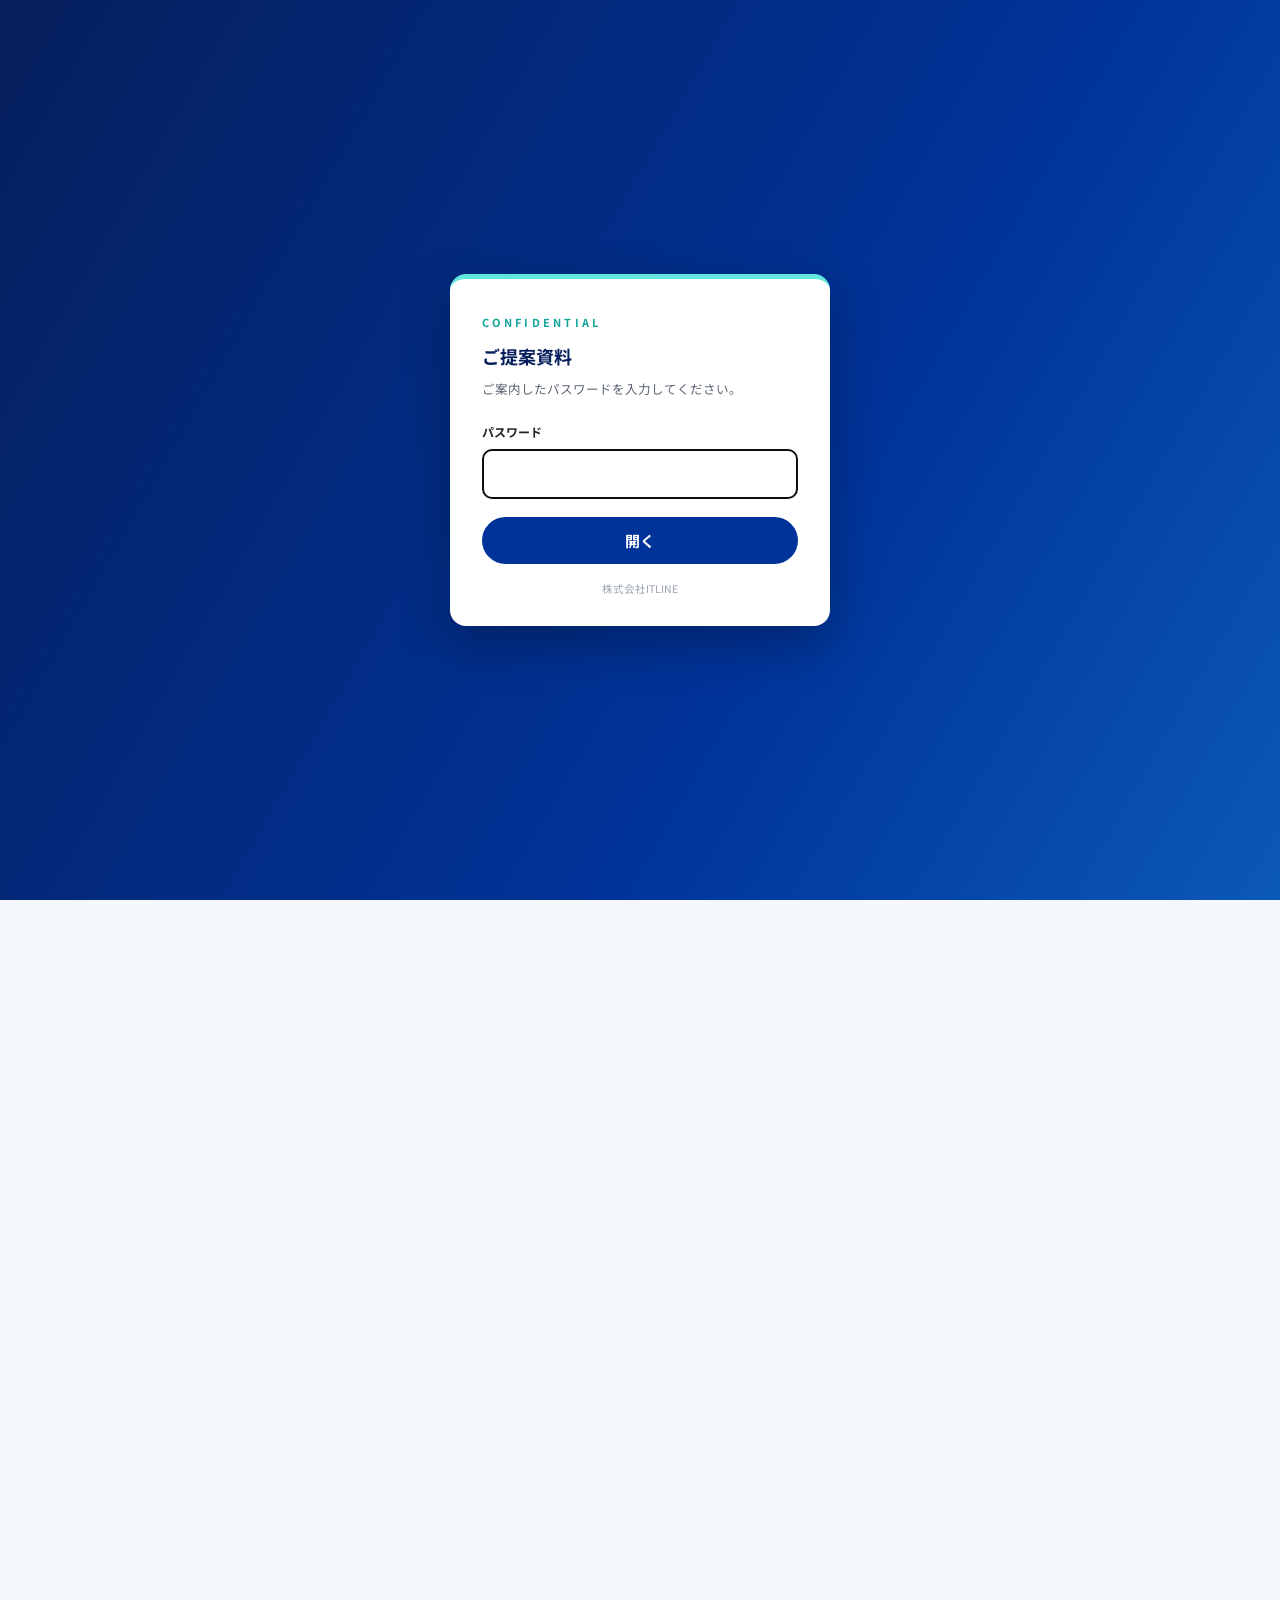
<file: index.html>
<!DOCTYPE html>
<html lang="ja">
<head>
<meta charset="UTF-8">
<!-- ITLINE-GATE:BEGIN -->
<script>(function(){
  var H='806a9a7295577b2c24327f92393ec7fa1c0b36e0c2b4920e9fe61944fb394042',K='itlineGate:'+H.slice(0,16),S='itline-proposal-gate:';
  try{ if(localStorage.getItem(K)===H) return; }catch(e){}
  document.write('<style id="__gs">html{visibility:hidden!important}#__gate,#__gate *{visibility:visible!important}</style>');
  function hex(b){return Array.prototype.map.call(new Uint8Array(b),function(x){return ('0'+x.toString(16)).slice(-2)}).join('')}
  function build(){
    var w=document.createElement('div'); w.id='__gate';
    w.setAttribute('style','position:fixed;inset:0;z-index:2147483647;background:linear-gradient(120deg,#061f5c,#003399 62%,#0b59b8);display:flex;align-items:center;justify-content:center;padding:20px;font-family:"Noto Sans JP","Yu Gothic UI","Hiragino Kaku Gothic ProN",sans-serif');
    w.innerHTML='<form id="__gf" style="background:#fff;border-radius:16px;box-shadow:0 18px 50px rgba(0,0,0,.28);padding:34px 32px 28px;width:100%;max-width:380px;box-sizing:border-box;border-top:5px solid #63e6de">'
      +'<div style="font-size:11px;font-weight:700;letter-spacing:.3em;color:#12a59c">CONFIDENTIAL</div>'
      +'<div style="font-size:18px;font-weight:700;margin:10px 0 6px;color:#061f5c;line-height:1.6">ご提案資料</div>'
      +'<p style="font-size:12.5px;line-height:1.9;color:#5b6472;margin:0 0 20px">ご案内したパスワードを入力してください。</p>'
      +'<label for="__gp" style="display:block;font-size:12px;font-weight:700;color:#222;margin-bottom:6px">パスワード</label>'
      +'<input id="__gp" type="password" autocomplete="current-password" style="width:100%;box-sizing:border-box;font-size:16px;padding:12px 13px;border:1px solid #cfd6e2;border-radius:9px;font-family:inherit">'
      +'<p id="__ge" style="display:none;font-size:12px;color:#c0392b;font-weight:700;margin:12px 0 0">パスワードが違います。</p>'
      +'<button type="submit" style="width:100%;margin-top:18px;background:#003399;color:#fff;border:0;border-radius:999px;font-size:15px;font-weight:700;padding:13px;cursor:pointer;font-family:inherit">開く</button>'
      +'<p style="font-size:10.5px;color:#9aa3b0;line-height:1.8;margin:16px 0 0;text-align:center">株式会社ITLINE</p>'
      +'</form>';
    document.body.appendChild(w);
    var p=document.getElementById('__gp'), e=document.getElementById('__ge'); p.focus();
    document.getElementById('__gf').addEventListener('submit',function(ev){
      ev.preventDefault();
      if(!(window.crypto&&crypto.subtle)){ e.textContent='このブラウザでは開けません。別のブラウザでお試しください。'; e.style.display='block'; return; }
      crypto.subtle.digest('SHA-256',new TextEncoder().encode(S+p.value)).then(function(b){
        if(hex(b)===H){ try{localStorage.setItem(K,H);}catch(x){} location.reload(); }
        else{ e.style.display='block'; p.value=''; p.focus(); }
      });
    });
  }
  if(document.readyState==='loading') document.addEventListener('DOMContentLoaded',build); else build();
})();</script>
<!-- ITLINE-GATE:END -->
<meta name="viewport" content="width=device-width, initial-scale=1.0">
<meta name="robots" content="noindex, nofollow">
<title>Hawaii Cosmetology Academy 様｜Webサイトリニューアル ご提案一覧｜株式会社ITLINE</title>
<link rel="preconnect" href="https://fonts.googleapis.com">
<link rel="preconnect" href="https://fonts.gstatic.com" crossorigin>
<link href="https://fonts.googleapis.com/css2?family=Noto+Sans+JP:wght@400;500;700&display=swap" rel="stylesheet">
<style>
  /* 株式会社ITLINE の提案フォーマットに合わせた配色：紺 #003399／文字 #222／ロゴのミント〜ターコイズ */
  :root{
    --navy:#003399; --navy-d:#061f5c; --ink:#222; --gray:#6b7280;
    --line:#e2e7f0; --bg:#f4f7fb; --card:#fff;
    --mint:#63e6de; --mint-d:#12a59c; --aqua:#7fd9e0; --green:#7aeec0;
  }
  *{margin:0;padding:0;box-sizing:border-box;}
  body{font-family:"Noto Sans JP","Yu Gothic Medium","Yu Gothic","Hiragino Kaku Gothic ProN",sans-serif;color:var(--ink);background:var(--bg);line-height:1.8;}
  a{text-decoration:none;color:inherit;}
  img{max-width:100%;display:block;}
  .inner{max-width:1180px;margin:0 auto;padding:0 24px;}

  header.hero{position:relative;overflow:hidden;background:linear-gradient(120deg,var(--navy-d) 0%,var(--navy) 62%,#0b59b8 100%);color:#fff;padding:34px 0 46px;}
  header.hero::before{content:"";position:absolute;right:-90px;top:-120px;width:460px;height:460px;border-radius:50%;background:radial-gradient(circle,rgba(99,230,222,.28),rgba(99,230,222,0) 68%);}
  header.hero::after{content:"";position:absolute;left:0;right:0;bottom:0;height:5px;background:linear-gradient(90deg,var(--aqua),var(--mint) 45%,var(--green));}
  .hero .inner{position:relative;z-index:1;}
  .brand{display:flex;align-items:center;justify-content:space-between;gap:16px;margin-bottom:30px;}
  .brand img{height:46px;width:auto;}
  .brand span{font-size:11.5px;letter-spacing:.14em;color:#bcd0f3;}
  .hero .en{letter-spacing:.35em;font-size:12px;font-weight:700;color:var(--mint);}
  .hero h1{font-size:30px;margin-top:10px;line-height:1.5;font-weight:700;}
  .hero p.sub{margin-top:12px;color:#cfdff5;font-size:14px;}
  .hero .meta{display:flex;gap:10px 14px;flex-wrap:wrap;margin-top:20px;font-size:12.5px;color:#e7effc;}
  .hero .meta span{background:rgba(255,255,255,.12);border:1px solid rgba(255,255,255,.14);border-radius:999px;padding:4px 16px;}

  /* まとまりの案内 */
  .guide{display:grid;grid-template-columns:repeat(2,1fr);gap:14px;margin-top:-24px;position:relative;z-index:2;}
  .guide a{background:#fff;border:1px solid var(--line);border-radius:12px;padding:14px 18px;box-shadow:0 4px 16px rgba(6,31,92,.08);display:flex;gap:12px;align-items:center;transition:.15s;}
  .guide a:hover{border-color:var(--navy);}
  .guide .no{flex:0 0 34px;height:34px;border-radius:50%;background:var(--navy);color:#fff;font-weight:700;display:flex;align-items:center;justify-content:center;}
  .guide b{display:block;color:var(--navy-d);font-size:15px;line-height:1.4;}
  .guide small{color:var(--gray);font-size:12px;line-height:1.5;display:block;}

  section{padding:46px 0 4px;}
  .sec-head{display:flex;align-items:center;gap:12px;margin-bottom:4px;}
  .sec-head .no{width:28px;height:28px;border-radius:50%;background:var(--navy);color:#fff;font-weight:700;font-size:14px;display:flex;align-items:center;justify-content:center;}
  .sec-head h2{font-size:21px;color:var(--navy-d);}
  .sec-desc{font-size:13px;color:var(--gray);margin:0 0 18px 40px;}

  .grid{display:grid;grid-template-columns:repeat(2,1fr);gap:22px;}
  .card{background:var(--card);border:1px solid var(--line);border-radius:14px;overflow:hidden;box-shadow:0 4px 16px rgba(6,31,92,.07);transition:.2s;display:flex;flex-direction:column;}
  .card:hover{transform:translateY(-4px);box-shadow:0 12px 28px rgba(6,31,92,.15);}
  .card .ph{aspect-ratio:16/10;overflow:hidden;background:#eef1f6;border-bottom:1px solid var(--line);position:relative;display:block;}
  .card .ph img{width:100%;height:100%;object-fit:cover;object-position:top center;transition:transform .6s;}
  .card:hover .ph img{transform:scale(1.03);}
  .badge{position:absolute;top:12px;left:12px;font-size:11.5px;font-weight:700;color:#fff;border-radius:4px;padding:3px 12px;background:var(--navy);letter-spacing:.04em;}
  .badge.m{background:linear-gradient(90deg,#0f9f97,#16b98a);}
  .card .tx{padding:16px 20px 18px;display:block;}
  .card h3{font-size:16px;color:var(--navy-d);line-height:1.55;}
  .card p{font-size:12.5px;color:#4b5563;margin-top:6px;line-height:1.8;}
  .card .pg{font-size:11.5px;color:var(--gray);margin-top:8px;display:block;}
  .card .go{display:inline-block;margin-top:12px;font-size:12.5px;font-weight:700;color:var(--navy);}
  .card .go::after{content:" →";}

  .note{background:#f0fbfa;border:1px solid #bfe9e5;border-radius:12px;padding:14px 20px;font-size:12.5px;margin-top:26px;color:#1f5c58;line-height:1.9;}
  footer{margin:52px 0 0;padding:22px 0 30px;border-top:1px solid var(--line);color:#9aa3b0;font-size:11.5px;}
  footer .inner{display:flex;justify-content:space-between;flex-wrap:wrap;gap:8px;}

  @media(max-width:760px){
    .grid,.guide{grid-template-columns:1fr;}
    .hero h1{font-size:21px;}
    .brand img{height:36px;}
    .brand span{display:none;}
    .guide{margin-top:18px;}
    .sec-desc{margin-left:0;}
    section{padding:36px 0 4px;}
  }
</style>
</head>
<body>

<header class="hero">
  <div class="inner">
    <div class="brand">
      <img src="index_assets/itline_logo.png" alt="株式会社ITLINE">
      <span>PROPOSAL BY ITLINE</span>
    </div>
    <div class="en">PROPOSAL INDEX</div>
    <h1>Hawaii Cosmetology Academy 様<br>Webサイトリニューアル ご提案一覧</h1>
    <p class="sub">株式会社ITLINE｜2026年10月4日</p>
    <div class="meta">
      <span>コンセプト：Learn it. Experience it.</span>
      <span>現行 Wix → WordPress へ移行</span>
      <span>フェーズ1：113ページ</span>
      <span>フェーズ2：123ページ</span>
    </div>
  </div>
</header>

<div class="inner">
  <nav class="guide" aria-label="資料のまとまり">
    <a href="#design"><span class="no">1</span><span><b>デザイン案</b><small>TOPページのデザイン 2案（動く画面）</small></span></a>
    <a href="#structure"><span class="no">2</span><span><b>サイト設計</b><small>サイトマップ・ワイヤーフレーム</small></span></a>
  </nav>
</div>

<!-- ============================== 1 デザイン案 ============================== -->
<section id="design">
  <div class="inner">
    <div class="sec-head"><span class="no">1</span><h2>デザイン案（TOPページ）</h2></div>
    <p class="sec-desc">方向性の異なる2案です。どちらも実際に動く画面で、パソコン・スマートフォンの両方でご覧いただけます。</p>
    <div class="grid">
      <a class="card" href="HICA_ClaudeCode作成デザイン案.html" target="_blank" rel="noopener">
        <span class="ph"><span class="badge m">Claude Code 作成</span><img src="index_assets/thumb_claude.jpg" alt="デザイン案（Claude Code 作成）の画面"></span>
        <span class="tx">
          <h3>デザイン案｜Claude Code 作成</h3>
          <p>純白の地に、全画面の写真と大きな英字で見せるファッション誌のような構成。明るいスクールと落ち着いたサロンを左右に並べ、対比で伝えます。</p>
          <span class="pg">動く画面・TOPページ・PC／スマートフォン対応</span>
          <span class="go">画面を開く</span>
        </span>
      </a>
      <a class="card" href="HICA_Codex作成デザイン案/index.html" target="_blank" rel="noopener">
        <span class="ph"><span class="badge">Codex 作成</span><img src="index_assets/thumb_codex.jpg" alt="デザイン案（Codex 作成）の画面"></span>
        <span class="tx">
          <h3>デザイン案｜Codex 作成</h3>
          <p>ハワイの海の写真と大きな英字で伝える構成。スクールとサロン、リトリート・ストアを順に紹介します。</p>
          <span class="pg">動く画面・TOPページ・PC／スマートフォン対応</span>
          <span class="go">画面を開く</span>
        </span>
      </a>
    </div>
  </div>
</section>

<!-- ============================== 2 サイト設計 ============================== -->
<section id="structure">
  <div class="inner">
    <div class="sec-head"><span class="no">2</span><h2>サイト設計</h2></div>
    <p class="sec-desc">いただいた最新資料（2026年9月30日受領）をもとに整理した、サイト全体の構成と主要画面の設計です。</p>
    <div class="grid">
      <a class="card" href="HICA_サイトマップ.html" target="_blank" rel="noopener">
        <span class="ph"><span class="badge">サイトマップ</span><img src="index_assets/thumb_sitemap.jpg" alt="サイトマップの画面"></span>
        <span class="tx">
          <h3>サイトマップ（サイト構成図）【改訂版】</h3>
          <p>公開エリアと5つのログインエリアを含む全体構成。フェーズ1は113ページ、フェーズ2（完成形）は123ページです。</p>
          <span class="pg">画面で見る・印刷／PDF保存ボタンつき</span>
          <span class="go">画面を開く</span>
        </span>
      </a>
      <a class="card" href="HICA_ワイヤーフレーム.html" target="_blank" rel="noopener">
        <span class="ph"><span class="badge">ワイヤーフレーム</span><img src="index_assets/thumb_wire.jpg" alt="ワイヤーフレームの画面"></span>
        <span class="tx">
          <h3>ワイヤーフレーム（主要15画面）</h3>
          <p>トップ、エステコース、オンライン予約、学生ポータル、面貸し、勤怠、管理画面など、型になる画面の設計図です。</p>
          <span class="pg">画面で見る・PC／スマートフォン表示の切り替えつき</span>
          <span class="go">画面を開く</span>
        </span>
      </a>
    </div>

    <div class="note">
      ※ デザイン案の写真はイメージです（AIで生成した画像、および現行サイトに掲載の画像を使用しています）。実制作時は、撮影した実素材・ご提供素材に置き換えます。<br>
      ※ デザイン案の新着・キャンペーンなどの文言は、表示のサンプルです。<br>
      ※ このページは検索エンジンに表示されない設定にしています。URLをご存じの方のみご覧いただけます。
    </div>
  </div>
</section>

<footer>
  <div class="inner">
    <span>Hawaii Cosmetology Academy 様 Webサイトリニューアル ご提案一覧</span>
    <span>© 株式会社ITLINE　CONFIDENTIAL</span>
  </div>
</footer>

</body>
</html>
</file>
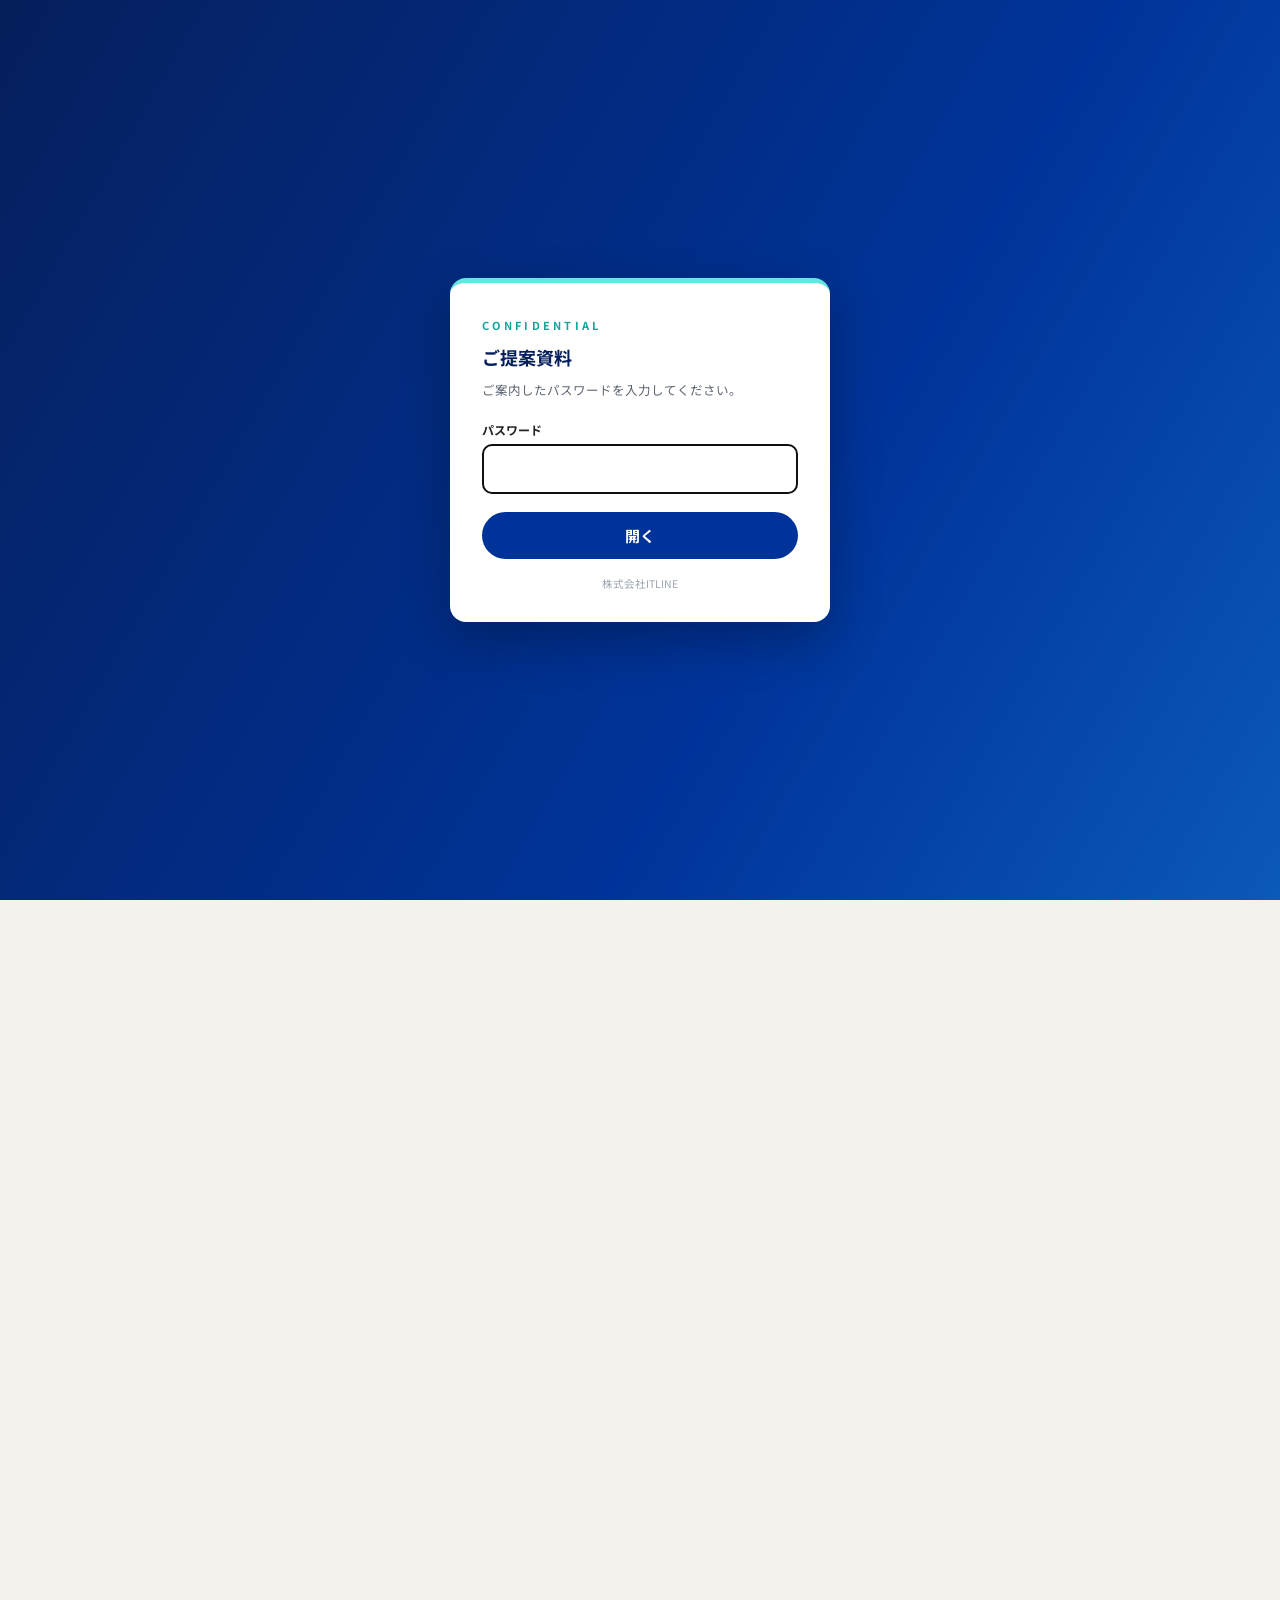
<file: HICA_Codex作成デザイン案/index.html>
<!doctype html>
<html lang="ja"><head><meta charset="utf-8">
<!-- ITLINE-GATE:BEGIN -->
<script>(function(){
  var H='806a9a7295577b2c24327f92393ec7fa1c0b36e0c2b4920e9fe61944fb394042',K='itlineGate:'+H.slice(0,16),S='itline-proposal-gate:';
  try{ if(localStorage.getItem(K)===H) return; }catch(e){}
  document.write('<style id="__gs">html{visibility:hidden!important}#__gate,#__gate *{visibility:visible!important}</style>');
  function hex(b){return Array.prototype.map.call(new Uint8Array(b),function(x){return ('0'+x.toString(16)).slice(-2)}).join('')}
  function build(){
    var w=document.createElement('div'); w.id='__gate';
    w.setAttribute('style','position:fixed;inset:0;z-index:2147483647;background:linear-gradient(120deg,#061f5c,#003399 62%,#0b59b8);display:flex;align-items:center;justify-content:center;padding:20px;font-family:"Noto Sans JP","Yu Gothic UI","Hiragino Kaku Gothic ProN",sans-serif');
    w.innerHTML='<form id="__gf" style="background:#fff;border-radius:16px;box-shadow:0 18px 50px rgba(0,0,0,.28);padding:34px 32px 28px;width:100%;max-width:380px;box-sizing:border-box;border-top:5px solid #63e6de">'
      +'<div style="font-size:11px;font-weight:700;letter-spacing:.3em;color:#12a59c">CONFIDENTIAL</div>'
      +'<div style="font-size:18px;font-weight:700;margin:10px 0 6px;color:#061f5c;line-height:1.6">ご提案資料</div>'
      +'<p style="font-size:12.5px;line-height:1.9;color:#5b6472;margin:0 0 20px">ご案内したパスワードを入力してください。</p>'
      +'<label for="__gp" style="display:block;font-size:12px;font-weight:700;color:#222;margin-bottom:6px">パスワード</label>'
      +'<input id="__gp" type="password" autocomplete="current-password" style="width:100%;box-sizing:border-box;font-size:16px;padding:12px 13px;border:1px solid #cfd6e2;border-radius:9px;font-family:inherit">'
      +'<p id="__ge" style="display:none;font-size:12px;color:#c0392b;font-weight:700;margin:12px 0 0">パスワードが違います。</p>'
      +'<button type="submit" style="width:100%;margin-top:18px;background:#003399;color:#fff;border:0;border-radius:999px;font-size:15px;font-weight:700;padding:13px;cursor:pointer;font-family:inherit">開く</button>'
      +'<p style="font-size:10.5px;color:#9aa3b0;line-height:1.8;margin:16px 0 0;text-align:center">株式会社ITLINE</p>'
      +'</form>';
    document.body.appendChild(w);
    var p=document.getElementById('__gp'), e=document.getElementById('__ge'); p.focus();
    document.getElementById('__gf').addEventListener('submit',function(ev){
      ev.preventDefault();
      if(!(window.crypto&&crypto.subtle)){ e.textContent='このブラウザでは開けません。別のブラウザでお試しください。'; e.style.display='block'; return; }
      crypto.subtle.digest('SHA-256',new TextEncoder().encode(S+p.value)).then(function(b){
        if(hex(b)===H){ try{localStorage.setItem(K,H);}catch(x){} location.reload(); }
        else{ e.style.display='block'; p.value=''; p.focus(); }
      });
    });
  }
  if(document.readyState==='loading') document.addEventListener('DOMContentLoaded',build); else build();
})();</script>
<!-- ITLINE-GATE:END --><meta name="viewport" content="width=device-width,initial-scale=1"><meta name="robots" content="noindex,nofollow"><title>HICA｜Codex作成デザイン案 — Hawaii Cosmetology Academy</title><meta name="description" content="Hawaii Cosmetology Academy TOPページ・Codex作成デザイン案。Learn it. Experience it."><meta name="theme-color" content="#f4f2ed"><link rel="icon" href="assets/favicon.svg"><link rel="stylesheet" href="style.css?v=20261004-r4"></head>
<body><a class="skip" href="#main">本文へ</a>
<header class="header"><a class="brand" href="#" aria-label="HICA home"><img src="assets/hica-official-logo.jpg" alt="Hawaii Cosmetology Academy — HICA" width="591" height="591"></a><nav id="navigation" aria-label="Main navigation"><a href="#academy"><span class="nav-title">Academy</span><small class="nav-caption">スクール</small></a><a href="#salon"><span class="nav-title">Salons</span><small class="nav-caption">サロン</small></a><a href="#aloha"><span class="nav-title">Our story</span><small class="nav-caption">私たちについて</small></a><a href="#retreat"><span class="nav-title">Retreat</span><small class="nav-caption">リトリート</small></a><a href="#campaigns"><span class="nav-title">News</span><small class="nav-caption">新着情報</small></a><a href="#visit"><span class="nav-title">Contact</span><small class="nav-caption">お問い合わせ</small></a></nav><div class="header-tools"><div class="language" aria-label="Language"><button data-lang="ja" aria-pressed="true">JP</button><span>/</span><button data-lang="en" aria-pressed="false">EN</button></div><button class="cart-button" data-detail="cart" aria-label="カート"><svg viewbox="0 0 24 24" aria-hidden="true"><path d="M5 7h14l1 14H4L5 7Zm3 0V5a4 4 0 0 1 8 0v2"></path></svg></button><button class="menu" aria-expanded="false" aria-controls="navigation" aria-label="メニューを開く"><span></span><span></span></button></div></header><div class="action-bar"><a href="#social" class="social-short" aria-label="Instagram"><svg viewbox="0 0 24 24" aria-hidden="true"><rect x="3" y="3" width="18" height="18" rx="5"></rect><circle cx="12" cy="12" r="4"></circle><circle cx="18" cy="6" r=".8"></circle></svg><span>HICA SOCIAL</span></a><a href="#campaigns" class="campaign-short">新着・キャンペーン <span>↗</span></a><div class="action-ctas"><a class="school-link" href="https://www.hawaiicosmetologyacademy.com/overseasstudy" target="_blank" rel="noopener">説明会申込 <span>↗</span></a><a href="https://www.hawaiicosmetologyacademy.com/booking-page" target="_blank" rel="noopener">サロン予約 <span>↗</span></a></div></div><main id="main"><section class="hero" aria-labelledby="hero-title"><img class="hero-image" src="assets/hawaii-hero.jpg" alt="ターコイズの海とヤシの影が広がるハワイのビーチのイメージ" fetchpriority="high"><div class="hero-shade"></div><div class="hero-top"><span>BEAUTY, WITH AN ISLAND SOUL.</span><span>HONOLULU, HAWAI‘I</span></div><div class="hero-copy"><h1 id="hero-title">Learn it.<br><em>Experience it.</em></h1><p>美しさを学ぶ。ハワイを感じる。</p></div><div class="hero-bottom"><span>HAWAII COSMETOLOGY ACADEMY<br>ESTHETICS · WELLNESS · ALOHA</span><a href="#aloha">EXPLORE HICA <span>↓</span></a></div><a href="#academy" class="hero-stamp"><span>YOUR NEXT<br>CHAPTER</span><b>↗</b><small>STARTS HERE</small></a></section>
<div class="intro-line"><span>A BEAUTIFUL WAY TO BEGIN.</span><span>学びも、癒しも。この島から。</span><span class="star">✳</span></div>
<section id="aloha" class="story section"><div class="eyebrow"><span class="dot"></span> THE HICA SPIRIT</div><div class="story-main"><h2>Beauty begins<br>with <em>aloha.</em></h2><div class="story-copy"><h3>この島で、美しさと生きていく。</h3><p>肌に触れる。心がほどける。<br>誰かを美しくする喜びを、知る。<br>ハワイの光と風に包まれて、<br>あなたらしい、美の世界へ。</p><a class="text-link" href="#worlds">HICAで出会う、ふたつの世界 <span>↘</span></a></div></div></section>
<section id="worlds" class="worlds"><div class="world-card" id="academy"><img src="assets/academy.jpg" alt="HICAでメイクアップの実習を行う学生たち" loading="lazy"><div class="world-overlay"></div><div class="world-top"><span>THE ART OF LEARNING</span><span>01 / ACADEMY</span></div><div class="world-copy"><p>好きが、未来を変えていく。</p><h2>Learn<br>the beauty.</h2><a href="https://www.hawaiicosmetologyacademy.com/overseasstudy" class="white-link" target="_blank" rel="noopener">スクールについて <span>↗</span></a></div></div><div class="world-card" id="salon"><img src="assets/treatment.jpg" alt="HICAで行われる、手によるフェイシャルトリートメント" loading="lazy"><div class="world-overlay"></div><div class="world-top"><span>THE ART OF FEELING</span><span>02 / SALON</span></div><div class="world-copy"><p>何もしない時間が、私を満たす。</p><h2>Feel<br>the beauty.</h2><a href="https://www.hawaiicosmetologyacademy.com/booking-page" class="white-link" target="_blank" rel="noopener">サロンを体験する <span>↗</span></a></div></div></section>
<section id="ritual" class="ritual section"><div class="ritual-picture"><img src="assets/treatment.jpg" alt="Kao Lomi Lomiの手技を伝えるフェイシャル施術" loading="lazy"><span>THE POWER OF HUMAN TOUCH</span></div><div class="ritual-copy"><p class="eyebrow">OUR SIGNATURE</p><h2>Good hands.<br><em>Good energy.</em></h2><h3>手から伝わる、ハワイの心。</h3><p>HICAが大切にしているのは、人の手の力。<br>Kao Lomi Lomiの手技を、学び、体験する。<br>スクールとサロンがつながるこの場所で、<br>美しさの、その先に触れてみませんか。</p><a class="text-link" href="#visit">Kao Lomi Lomiについて相談する <span>↗</span></a><div class="academy-cycle"><p class="eyebrow">ACADEMY MENU</p><div class="cycle-flow"><div><b>Learn</b><span>スクールで学ぶ</span></div><span class="cycle-arrow" aria-hidden="true">→</span><div><b>Practice</b><span>学生インターン</span></div><span class="cycle-arrow" aria-hidden="true">→</span><div><b>Experience</b><span>サロンで体験する</span></div></div><p class="cycle-return">体験が、新しい学びへ。 <span aria-hidden="true">↶</span></p><p class="cycle-note">Academy Menuは、講師の監督下で学生が施術するメニューです。</p></div></div></section>
<section id="island" class="island"><img src="assets/hawaii-hero.jpg" alt="ハワイの静かな海辺" loading="lazy"><div class="island-shade"></div><div class="island-copy"><p class="eyebrow">MORE THAN A CLASSROOM.</p><h2>A little more<br><em>island in your life.</em></h2><p>学びのそばに、いつもハワイ。</p><a href="#visit" class="white-link">ハワイで学ぶことを相談する <span>↗</span></a></div><span class="island-caption">BREATHE IN. FIND YOURSELF.</span></section>
<section class="discover section" id="retreat"><div><p class="eyebrow">BEYOND THE EVERYDAY</p><h2>Take the feeling<br><em>with you.</em></h2></div><div class="discover-links"><button data-detail="retreat"><span><small>RETREAT · TMORI</small>島と、深呼吸する。</span><span>↗</span></button><button data-detail="shop"><span><small>ONLINE STORE</small>心地よさを、日常へ。</span><span>↗</span></button></div></section>
<section id="campaigns" class="campaigns section"><div class="section-heading"><div><p class="eyebrow">NEWS &amp; CAMPAIGNS</p><h2>A fresh beginning.</h2></div><span class="sample-label">新着・キャンペーン｜掲載見本</span></div><div class="campaign-grid"><button class="campaign-card" data-detail="campaign-school"><div class="campaign-photo"><img src="assets/academy.jpg" alt="ACADEMY — campaign layout preview" loading="lazy"><span>PREVIEW</span></div><div class="campaign-caption"><small>ACADEMY</small><h3>新しい学びに、出会う。</h3><span class="card-arrow" aria-hidden="true">↗</span></div></button><button class="campaign-card" data-detail="campaign-salon"><div class="campaign-photo"><img src="assets/treatment.jpg" alt="SALONS — campaign layout preview" loading="lazy"><span>PREVIEW</span></div><div class="campaign-caption"><small>SALONS</small><h3>私をいたわる、ひととき。</h3><span class="card-arrow" aria-hidden="true">↗</span></div></button><button class="campaign-card" data-detail="campaign-retreat"><div class="campaign-photo"><img src="assets/hawaii-hero.jpg" alt="RETREAT — campaign layout preview" loading="lazy"><span>PREVIEW</span></div><div class="campaign-caption"><small>RETREAT</small><h3>島のリズムに、身をゆだねる。</h3><span class="card-arrow" aria-hidden="true">↗</span></div></button></div><div class="campaign-foot"><p>掲載内容・期間・特典はサンプルです。実施中のキャンペーンではありません。</p><button class="quiet-link" data-detail="campaigns">キャンペーン一覧 <span>↗</span></button></div><div class="notice-row"><p class="eyebrow">INFORMATION</p><button data-detail="notice"><span>お知らせ</span><span>スクール・サロンからのお知らせ掲載枠</span><span>↗</span></button><small>掲載見本</small></div></section><section id="journal" class="journal section"><div class="section-heading"><div><p class="eyebrow">NOTES FROM HICA</p><h2>Stay inspired.</h2></div><span class="sample-label">掲載イメージ</span></div><div class="journal-grid"><button class="journal-card" data-detail="academy"><div class="journal-image"><img src="assets/academy.jpg" alt="実習中のスクールの様子" loading="lazy"><span>↗</span></div><small>ACADEMY</small><h3>ハワイで始める、美容の学び。</h3></button><button class="journal-card" data-detail="salon"><div class="journal-image"><img src="assets/treatment.jpg" alt="フェイシャルケアの様子" loading="lazy"><span>↗</span></div><small>WELLNESS</small><h3>自分をいたわる、島の時間。</h3></button><button class="journal-card" data-detail="retreat"><div class="journal-image"><img src="assets/hawaii-hero.jpg" alt="ハワイのビーチのイメージ" loading="lazy"><span>↗</span></div><small>ISLAND LIFE</small><h3>学びの先に広がる、ハワイ。</h3></button></div></section>
<section id="social" class="social-section section"><div class="section-heading"><div><p class="eyebrow">THE EVERYDAY, WITH ALOHA</p><h2>Little moments.</h2></div><span class="social-word">Instagram</span></div><div class="social-grid"><button data-detail="social" class="social-tile academy" aria-label="Instagram掲載イメージ"><img src="assets/academy.jpg" alt="Instagram feed layout preview" loading="lazy"><span aria-hidden="true">↗</span></button><button data-detail="social" class="social-tile ocean" aria-label="Instagram掲載イメージ"><img src="assets/hawaii-hero.jpg" alt="Instagram feed layout preview" loading="lazy"><span aria-hidden="true">↗</span></button><button data-detail="social" class="social-tile salon" aria-label="Instagram掲載イメージ"><img src="assets/treatment.jpg" alt="Instagram feed layout preview" loading="lazy"><span aria-hidden="true">↗</span></button><button data-detail="social" class="social-tile hands" aria-label="Instagram掲載イメージ"><img src="assets/academy.jpg" alt="Instagram feed layout preview" loading="lazy"><span aria-hidden="true">↗</span></button></div><div class="social-bottom"><p>Instagramフィードの表示イメージです。</p><div><button data-detail="instagram-school">Instagram · HICA ↗</button><button data-detail="instagram-salon">Instagram · Salons ↗</button><button data-detail="facebook">Facebook ↗</button></div></div></section><section id="visit" class="visit section"><p class="eyebrow">YOUR STORY STARTS HERE</p><div class="visit-row"><h2>Say <em>aloha.</em></h2><span class="visit-flower" aria-hidden="true">✳</span></div><div class="visit-bottom"><p>次の一歩を、ここから。<br>スクールのことも、サロンのことも。</p><a href="https://www.hawaiicosmetologyacademy.com/overseasstudy" target="_blank" rel="noopener">説明会に申し込む <span>↗</span></a><a href="https://www.hawaiicosmetologyacademy.com/booking-page" target="_blank" rel="noopener">サロンを予約する <span>↗</span></a></div><div class="visit-secondary"><a href="mailto:info.hicacademy@gmail.com?subject=HICA%20Information%20Request">資料請求・日本語で個別相談 <span>↗</span></a><small>説明会・予約は現行公式サイトへ移動します。</small></div></section>
</main><footer><div class="footer-top"><a class="brand" href="#"><img src="assets/hica-official-logo.jpg" alt="Hawaii Cosmetology Academy — HICA" width="591" height="591"></a><p>1750 Kalakaua Ave, Century Center Suite 3004<br>Honolulu, Hawai‘i 96826</p><a href="#main">BACK TO TOP ↑</a></div><div class="footer-links"><a href="#campaigns">新着・キャンペーン</a><a href="#visit">説明会申込</a><a href="https://www.hawaiicosmetologyacademy.com/booking-page" target="_blank" rel="noopener">サロン予約</a><button data-detail="cart">カート</button><button data-detail="instagram-school">Instagram · HICA ↗</button><button data-detail="instagram-salon">Instagram · Salons ↗</button><button data-detail="facebook">Facebook ↗</button></div><div class="footer-bottom"><span>TMORI, LLC dba Hawaii Cosmetology Academy</span><span>Codex作成デザイン案 / TOP PAGE CONCEPT</span></div><p class="design-note">TOPページのデザイン提案です。海は動画素材待ちのAI静止画、学校・施術は現行公式サイト写真を使用。記事・キャンペーン・SNSは掲載見本です。</p></footer>
<dialog id="detail" aria-labelledby="detail-title" aria-describedby="detail-body"><button class="dialog-close" aria-label="閉じる">×</button><p class="eyebrow">HICA · DESIGN PREVIEW</p><h2 id="detail-title"></h2><p id="detail-body"></p><a class="text-link" href="#visit" id="detail-link">お問い合わせへ <span>↗</span></a></dialog><script src="translations.js?v=20261004-r4"></script><script src="script.js?v=20261004-r4"></script></body></html>
</file>
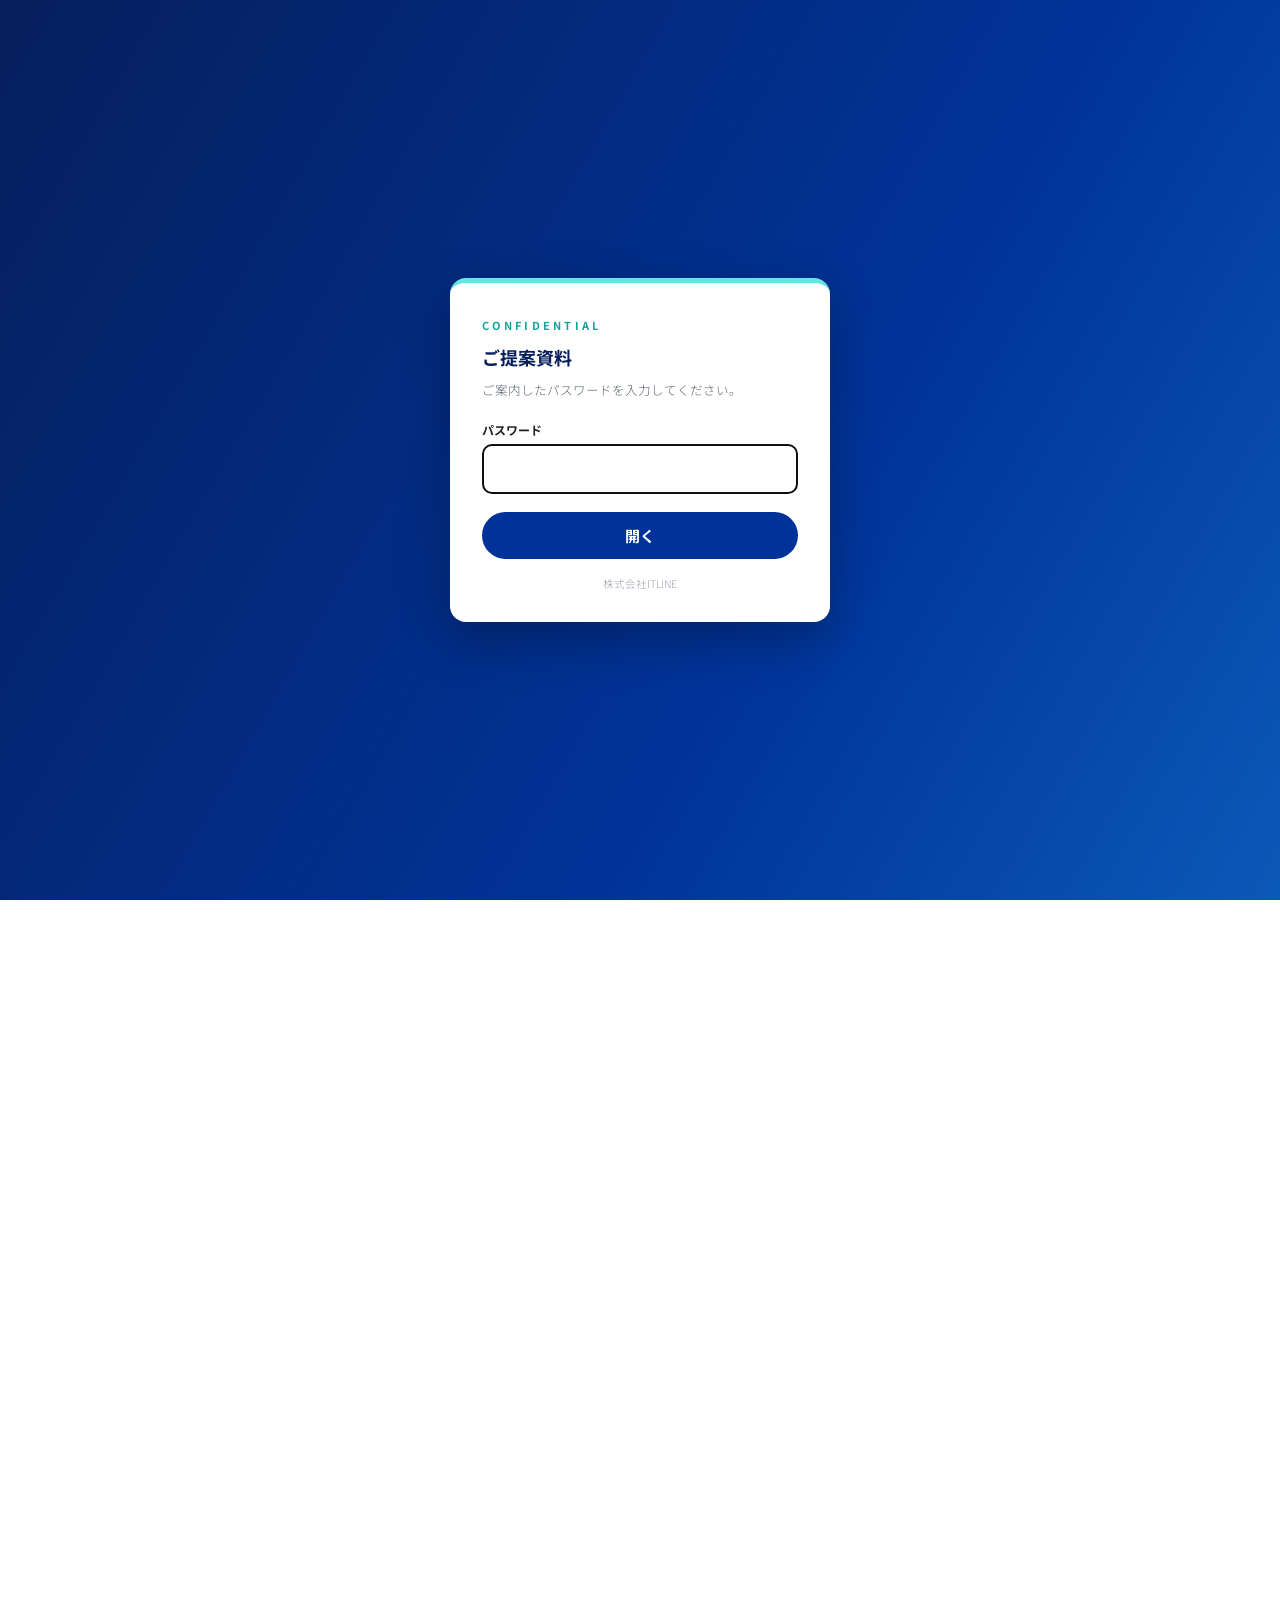
<file: HICA_ClaudeCode作成デザイン案.html>
<!DOCTYPE html>
<html lang="ja">
<head>
<meta charset="UTF-8">
<!-- ITLINE-GATE:BEGIN -->
<script>(function(){
  var H='806a9a7295577b2c24327f92393ec7fa1c0b36e0c2b4920e9fe61944fb394042',K='itlineGate:'+H.slice(0,16),S='itline-proposal-gate:';
  try{ if(localStorage.getItem(K)===H) return; }catch(e){}
  document.write('<style id="__gs">html{visibility:hidden!important}#__gate,#__gate *{visibility:visible!important}</style>');
  function hex(b){return Array.prototype.map.call(new Uint8Array(b),function(x){return ('0'+x.toString(16)).slice(-2)}).join('')}
  function build(){
    var w=document.createElement('div'); w.id='__gate';
    w.setAttribute('style','position:fixed;inset:0;z-index:2147483647;background:linear-gradient(120deg,#061f5c,#003399 62%,#0b59b8);display:flex;align-items:center;justify-content:center;padding:20px;font-family:"Noto Sans JP","Yu Gothic UI","Hiragino Kaku Gothic ProN",sans-serif');
    w.innerHTML='<form id="__gf" style="background:#fff;border-radius:16px;box-shadow:0 18px 50px rgba(0,0,0,.28);padding:34px 32px 28px;width:100%;max-width:380px;box-sizing:border-box;border-top:5px solid #63e6de">'
      +'<div style="font-size:11px;font-weight:700;letter-spacing:.3em;color:#12a59c">CONFIDENTIAL</div>'
      +'<div style="font-size:18px;font-weight:700;margin:10px 0 6px;color:#061f5c;line-height:1.6">ご提案資料</div>'
      +'<p style="font-size:12.5px;line-height:1.9;color:#5b6472;margin:0 0 20px">ご案内したパスワードを入力してください。</p>'
      +'<label for="__gp" style="display:block;font-size:12px;font-weight:700;color:#222;margin-bottom:6px">パスワード</label>'
      +'<input id="__gp" type="password" autocomplete="current-password" style="width:100%;box-sizing:border-box;font-size:16px;padding:12px 13px;border:1px solid #cfd6e2;border-radius:9px;font-family:inherit">'
      +'<p id="__ge" style="display:none;font-size:12px;color:#c0392b;font-weight:700;margin:12px 0 0">パスワードが違います。</p>'
      +'<button type="submit" style="width:100%;margin-top:18px;background:#003399;color:#fff;border:0;border-radius:999px;font-size:15px;font-weight:700;padding:13px;cursor:pointer;font-family:inherit">開く</button>'
      +'<p style="font-size:10.5px;color:#9aa3b0;line-height:1.8;margin:16px 0 0;text-align:center">株式会社ITLINE</p>'
      +'</form>';
    document.body.appendChild(w);
    var p=document.getElementById('__gp'), e=document.getElementById('__ge'); p.focus();
    document.getElementById('__gf').addEventListener('submit',function(ev){
      ev.preventDefault();
      if(!(window.crypto&&crypto.subtle)){ e.textContent='このブラウザでは開けません。別のブラウザでお試しください。'; e.style.display='block'; return; }
      crypto.subtle.digest('SHA-256',new TextEncoder().encode(S+p.value)).then(function(b){
        if(hex(b)===H){ try{localStorage.setItem(K,H);}catch(x){} location.reload(); }
        else{ e.style.display='block'; p.value=''; p.focus(); }
      });
    });
  }
  if(document.readyState==='loading') document.addEventListener('DOMContentLoaded',build); else build();
})();</script>
<!-- ITLINE-GATE:END -->
<meta name="viewport" content="width=device-width, initial-scale=1">
<meta name="robots" content="noindex, nofollow">
<title>HICA TOPページ デザイン案（Claude Code 作成）｜Hawaii Cosmetology Academy</title>
<meta name="description" content="Hawaii Cosmetology Academy（HICA）Webサイトリニューアル TOPページのデザイン案。Claude Code 作成。">
<link rel="preconnect" href="https://fonts.googleapis.com">
<link rel="preconnect" href="https://fonts.gstatic.com" crossorigin>
<link href="https://fonts.googleapis.com/css2?family=Cormorant+Garamond:ital,wght@0,300;0,400;0,500;1,300;1,400&family=Jost:wght@300;400;500&family=Noto+Serif+JP:wght@300;400;500&family=Noto+Sans+JP:wght@300;400;500&display=swap" rel="stylesheet">
<style>
:root{
  /* 背景はすべて純白（#ffffff）。色は写真と、金・ターコイズの差し色だけで出す */
  --ink:#121110; --paper:#ffffff; --sand:#ffffff; --line:#e6e6e6;
  --gold:#b8933f; --teal:#0e8c93; --night:#14110f; --mute:#8b857c;
  --serif:"Cormorant Garamond","Noto Serif JP",serif;
  --label:"Jost","Noto Sans JP",sans-serif;
  --jp:"Noto Serif JP",serif;
  --sans:"Noto Sans JP",sans-serif;
  --pad:clamp(20px,5vw,84px);
}
*{box-sizing:border-box;margin:0;padding:0}
html{scroll-behavior:smooth}
body{font-family:var(--sans);font-weight:300;color:var(--ink);background:var(--paper);-webkit-font-smoothing:antialiased;overflow-x:hidden}
img{display:block;width:100%;height:100%;object-fit:cover}
a{color:inherit;text-decoration:none}
.label{font-family:var(--label);font-size:11px;letter-spacing:.34em;text-transform:uppercase;font-weight:400}

/* スクロール出現（JSが動かない時は最初から見える） */
.js .rv{opacity:0;transform:translateY(34px);transition:opacity 1.1s cubic-bezier(.2,.7,.2,1),transform 1.1s cubic-bezier(.2,.7,.2,1)}
.js .rv.in{opacity:1;transform:none}
.js .rv.d1{transition-delay:.12s}.js .rv.d2{transition-delay:.24s}.js .rv.d3{transition-delay:.36s}

/* ---------- 提案ラベル ---------- */
.proposal{background:var(--night);color:#d9cfbf;font-family:var(--label);font-size:10.5px;letter-spacing:.18em;text-align:center;padding:9px 16px}
.proposal b{color:var(--gold);font-weight:500}

/* ---------- ヘッダー ---------- */
.hd{position:fixed;left:0;right:0;top:34px;z-index:50;display:flex;align-items:center;justify-content:space-between;padding:22px var(--pad);color:#fff;transition:background .4s,color .4s,padding .4s,top .4s}
.hd.solid{top:0;background:rgba(255,255,255,.94);backdrop-filter:blur(10px);color:var(--ink);padding:14px var(--pad);box-shadow:0 1px 0 var(--line)}
.logo{display:flex;align-items:baseline;gap:14px}
.logo b{font-family:var(--serif);font-weight:400;font-size:30px;letter-spacing:.2em}
.logo span{font-family:var(--label);font-size:9.5px;letter-spacing:.3em;text-transform:uppercase;opacity:.8}
/* 公式ロゴ（現行サイトより）。写真の上では白、白い背景では元の金色に切り替える */
.logo img{width:auto;height:52px;object-fit:contain;transition:height .4s}
.logo .lg-c{display:none}
.hd.solid .logo .lg-w{display:none}
.hd.solid .logo .lg-c{display:block}
.hd.solid .logo img{height:44px}
.nav{display:flex;gap:clamp(18px,2.6vw,42px)}
.nav a{font-family:var(--label);font-size:12px;letter-spacing:.24em;text-transform:uppercase;position:relative;padding:6px 0}
.nav a::after{content:"";position:absolute;left:0;bottom:0;height:1px;width:0;background:currentColor;transition:width .4s}
.nav a:hover::after{width:100%}
.hd-r{display:flex;align-items:center;gap:20px}
.lang{font-family:var(--label);font-size:11px;letter-spacing:.2em}
.lang i{opacity:.45;font-style:normal;margin:0 6px}
.btn-line{font-family:var(--label);font-size:11px;letter-spacing:.24em;text-transform:uppercase;border:1px solid currentColor;padding:11px 22px;transition:.35s}
.btn-line.ghost{border-color:transparent;padding:11px 8px}
.ico{display:inline-flex;opacity:.9}
.ico:hover{opacity:.6}
.btn-line:hover{background:#fff;color:var(--ink)}
.hd.solid .btn-line:hover{background:var(--ink);color:#fff}

/* ---------- ヒーロー ---------- */
.hero{position:relative;height:100vh;min-height:640px;overflow:hidden;background:var(--night);color:#fff}
.hero-img{position:absolute;inset:0}
.hero-img img{animation:drift 26s ease-in-out infinite alternate;transform-origin:70% 40%}
@keyframes drift{from{transform:scale(1.02)}to{transform:scale(1.14) translate(-1.2%,-1%)}}
.hero::after{content:"";position:absolute;inset:0;background:linear-gradient(100deg,rgba(15,12,9,.52) 0%,rgba(15,12,9,.12) 52%,rgba(15,12,9,0) 72%),linear-gradient(0deg,rgba(15,12,9,.5) 0%,rgba(15,12,9,0) 34%)}
.hero-in{position:absolute;inset:0;z-index:2;padding:0 var(--pad) clamp(40px,7vh,84px);display:flex;flex-direction:column;justify-content:flex-end}
.hero-kicker{display:flex;align-items:center;gap:16px;margin-bottom:clamp(14px,3vh,30px)}
.hero-kicker::before{content:"";width:54px;height:1px;background:var(--gold)}
.hero h1{font-family:var(--serif);font-weight:300;font-size:clamp(62px,12.4vw,214px);line-height:.86;letter-spacing:-.02em}
.hero h1 em{font-style:italic;font-weight:300;display:block;padding-left:.52em;color:#f3e7cf}
.hero-foot{display:flex;align-items:flex-end;justify-content:space-between;gap:30px;margin-top:clamp(22px,5vh,54px);flex-wrap:wrap}
.hero-jp{font-family:var(--jp);font-size:clamp(15px,1.5vw,21px);letter-spacing:.42em;font-weight:300}
.hero-cta{display:flex;gap:14px;flex-wrap:wrap}
.btn{display:inline-flex;align-items:center;gap:16px;font-family:var(--label);font-size:11.5px;letter-spacing:.26em;text-transform:uppercase;padding:18px 28px;transition:.4s;white-space:nowrap}
.btn i{width:28px;height:1px;background:currentColor;position:relative;transition:width .4s}
.btn i::after{content:"";position:absolute;right:0;top:-3px;width:7px;height:7px;border-top:1px solid currentColor;border-right:1px solid currentColor;transform:rotate(45deg)}
.btn:hover i{width:44px}
.btn-w{background:#fff;color:var(--ink)}
.btn-g{border:1px solid rgba(255,255,255,.7);color:#fff}
.btn-g:hover{background:rgba(255,255,255,.14)}
.btn-k{background:var(--ink);color:#fff}
.btn-o{border:1px solid var(--ink);color:var(--ink)}
.btn-o:hover{background:var(--ink);color:#fff}
.scroll{position:absolute;right:var(--pad);top:50%;z-index:3;writing-mode:vertical-rl;font-family:var(--label);font-size:10px;letter-spacing:.4em;display:flex;align-items:center;gap:14px;opacity:.85}
.scroll::after{content:"";width:1px;height:70px;background:linear-gradient(#fff,transparent);animation:sc 2.4s infinite}
@keyframes sc{0%{transform:scaleY(0);transform-origin:top}50%{transform:scaleY(1);transform-origin:top}51%{transform-origin:bottom}100%{transform:scaleY(0);transform-origin:bottom}}

/* ---------- 流れる大文字 ---------- */
.marquee{overflow:hidden;border-bottom:1px solid var(--line);padding:26px 0;white-space:nowrap}
.marquee div{display:inline-block;animation:mq 46s linear infinite;font-family:var(--serif);font-size:clamp(38px,6vw,92px);font-weight:300;letter-spacing:.02em;color:transparent;-webkit-text-stroke:1px #cbbfa9}
.marquee span{color:var(--gold);-webkit-text-stroke:0;font-style:italic;margin:0 .5em}
@keyframes mq{to{transform:translateX(-50%)}}

/* ---------- コンセプト ---------- */
.concept{position:relative;background:#fff;padding:clamp(90px,14vw,210px) var(--pad);display:grid;grid-template-columns:1.05fr .95fr;gap:clamp(30px,7vw,120px);align-items:center;overflow:hidden}
.concept>*{position:relative;z-index:1}
.no{font-family:var(--serif);font-style:italic;font-size:17px;color:var(--gold);margin-bottom:26px;display:flex;align-items:center;gap:14px}
.no::after{content:"";width:60px;height:1px;background:var(--gold)}
.concept h2{font-family:var(--jp);font-weight:300;font-size:clamp(27px,3.7vw,56px);line-height:1.62;letter-spacing:.1em}
.concept h2 span{background:linear-gradient(transparent 68%,rgba(184,147,63,.3) 68%)}
.concept p{margin-top:34px;max-width:28em;font-size:14.5px;line-height:2.5;letter-spacing:.08em;color:#4d4842}
.concept .btn{margin-top:42px}
.portrait{position:relative;aspect-ratio:3/4;max-width:520px;justify-self:end;width:100%}
.portrait::before{content:"";position:absolute;inset:26px -26px -26px 26px;border:1px solid var(--gold);z-index:-1}
.portrait figcaption{position:absolute;left:-18px;bottom:44px;background:#fff;padding:14px 20px;font-family:var(--serif);font-style:italic;font-size:19px;box-shadow:0 14px 40px rgba(0,0,0,.08)}

/* ---------- 2つの世界 ---------- */
.worlds{display:grid;grid-template-columns:1fr 1fr}
.world{position:relative;height:min(94vh,900px);min-height:560px;overflow:hidden;color:#fff;display:block}
.world img{transition:transform 1.6s cubic-bezier(.2,.7,.2,1)}
.world:hover img{transform:scale(1.06)}
.world::after{content:"";position:absolute;inset:0;background:linear-gradient(0deg,rgba(12,10,8,.72) 0%,rgba(12,10,8,.06) 55%)}
/* 明るい側（スクール）は、写真を上に・文字は下の白地に置く。顔に文字を重ねない */
.world.light{color:var(--ink);background:#fff}
.world.light img{height:64%;object-position:50% 18%}
.world.light::after{background:linear-gradient(0deg,#fff 0%,#fff 36%,rgba(255,255,255,0) 50%)}
.world.light .vtag{color:#fff;text-shadow:0 1px 8px rgba(0,0,0,.35)}
.world-in{position:absolute;left:0;right:0;bottom:0;z-index:2;padding:clamp(28px,4.4vw,64px)}
.world-in .label{color:var(--gold)}
.world h3{font-family:var(--serif);font-weight:300;font-size:clamp(46px,6vw,100px);line-height:.96;margin:14px 0 18px;letter-spacing:-.01em;white-space:nowrap}
.world h3 em{font-style:italic}
.world p{font-family:var(--jp);font-size:15px;letter-spacing:.26em;margin-bottom:26px}
.more{font-family:var(--label);font-size:11px;letter-spacing:.28em;text-transform:uppercase;display:inline-flex;align-items:center;gap:14px}
.more::after{content:"";width:40px;height:1px;background:currentColor;transition:width .4s}
.world:hover .more::after,.card:hover .more::after{width:70px}
.vtag{position:absolute;right:26px;top:30px;z-index:2;writing-mode:vertical-rl;font-family:var(--label);font-size:10px;letter-spacing:.42em;opacity:.8}

/* ---------- Academy Menu 循環 ---------- */
.cycle{background:#fff;padding:clamp(90px,12vw,180px) var(--pad);display:grid;grid-template-columns:.9fr 1.1fr;gap:clamp(30px,6vw,100px);align-items:center}
.cycle h2{font-family:var(--serif);font-weight:300;font-size:clamp(46px,6.6vw,104px);line-height:.96}
.cycle h2 em{font-style:italic;color:var(--teal)}
.cycle .jp{font-family:var(--jp);font-size:clamp(17px,1.7vw,23px);letter-spacing:.16em;line-height:2;margin-top:30px}
.cycle p{margin-top:20px;font-size:14px;line-height:2.4;color:#4d4842;max-width:30em;letter-spacing:.06em}
.ring{position:relative;aspect-ratio:1;max-width:560px;width:100%;justify-self:center}
.ring svg{width:100%;height:100%;overflow:visible}
.spin{transform-origin:50% 50%;animation:spin 60s linear infinite}
@keyframes spin{to{transform:rotate(360deg)}}
.ring-c{position:absolute;inset:0;display:flex;flex-direction:column;align-items:center;justify-content:center;text-align:center;pointer-events:none}
.ring-c b{font-family:var(--serif);font-weight:300;font-style:italic;font-size:clamp(26px,3.2vw,44px);line-height:1.1}
.ring-c span{margin-top:10px;color:var(--mute)}
.node{position:absolute;text-align:center;width:150px;margin:0 0 0 -75px}
.node b{display:block;font-family:var(--serif);font-size:25px;font-weight:400}
.node span{font-family:var(--jp);font-size:12px;letter-spacing:.2em;color:#5a544c}

/* ---------- シグネチャー（全面） ---------- */
.sig{position:relative;height:min(88vh,820px);min-height:520px;overflow:hidden;color:#fff;display:flex;align-items:center}
.sig-img{position:absolute;inset:0}
.sig::after{content:"";position:absolute;inset:0;background:linear-gradient(90deg,rgba(18,10,4,.74) 0%,rgba(18,10,4,.18) 62%)}
.sig-in{position:relative;z-index:2;padding:0 var(--pad);max-width:900px}
.sig h2{font-family:var(--serif);font-weight:300;font-size:clamp(56px,9vw,150px);line-height:.9;margin:18px 0 26px}
.sig h2 em{font-style:italic;color:#f0d9a8}
.sig p{font-family:var(--jp);font-size:15px;letter-spacing:.22em;line-height:2.3;max-width:26em}
.sig .btn{margin-top:36px}

/* ---------- ストア & リトリート ---------- */
.duo{padding:clamp(90px,12vw,180px) var(--pad);display:grid;grid-template-columns:.8fr 1.2fr;gap:clamp(24px,4.6vw,76px);align-items:end}
.duo-h{grid-column:1/-1;display:flex;justify-content:space-between;align-items:flex-end;gap:30px;margin-bottom:clamp(20px,4vw,60px);flex-wrap:wrap}
.duo-h h2{font-family:var(--serif);font-weight:300;font-size:clamp(46px,7vw,112px);line-height:.94}
.duo-h h2 em{font-style:italic}
.duo-h p{font-family:var(--jp);font-size:14px;letter-spacing:.2em;line-height:2.2;color:#4d4842;max-width:22em}
.card{display:block}
.card figure{overflow:hidden;background:var(--sand)}
.card:nth-child(2) figure{aspect-ratio:1}
.card:nth-child(3) figure{aspect-ratio:16/10}
.card img{transition:transform 1.6s cubic-bezier(.2,.7,.2,1)}
.card:hover img{transform:scale(1.05)}
.card-t{display:flex;justify-content:space-between;align-items:flex-end;gap:20px;padding-top:22px;border-top:1px solid var(--ink);margin-top:22px}
.card-t h3{font-family:var(--serif);font-weight:400;font-size:clamp(30px,3.2vw,48px);line-height:1}
.card-t h3 small{display:block;font-family:var(--jp);font-size:12.5px;letter-spacing:.24em;margin-top:12px;font-weight:300;color:#4d4842}

/* ---------- 新着・キャンペーン ---------- */
.news{background:#fff;color:var(--ink);border-top:1px solid var(--line);padding:clamp(80px,10vw,150px) var(--pad)}
.news-h{display:flex;justify-content:space-between;align-items:flex-end;gap:24px;margin-bottom:clamp(30px,5vw,70px);flex-wrap:wrap}
.news-h h2{font-family:var(--serif);font-weight:300;font-size:clamp(44px,6.4vw,100px);line-height:.94}
.news-h h2 em{font-style:italic;color:var(--gold)}
.news-list{display:grid;grid-template-columns:repeat(3,1fr);gap:clamp(18px,3vw,46px)}
.nw{border-top:1px solid var(--ink);padding-top:24px;display:block;transition:.4s}
.nw:hover{border-color:var(--gold)}
.nw .label{color:var(--gold)}
.nw h3{font-family:var(--jp);font-weight:300;font-size:clamp(17px,1.6vw,22px);line-height:1.9;letter-spacing:.08em;margin:18px 0 26px;min-height:5.7em}
.nw .more{opacity:.8}
.info{margin-top:clamp(50px,7vw,96px);display:grid;grid-template-columns:.34fr 1fr;gap:clamp(20px,4vw,70px);align-items:start}
.info-h .label{color:var(--gold);display:block}
.info-h b{font-family:var(--jp);font-weight:300;font-size:clamp(22px,2.2vw,30px);letter-spacing:.16em;display:block;margin-top:12px}
.info ul{list-style:none;border-top:1px solid var(--line)}
.info li{border-bottom:1px solid var(--line)}
.info li a{display:flex;align-items:baseline;gap:26px;padding:20px 4px;font-family:var(--jp);font-size:15px;letter-spacing:.08em;transition:.3s}
.info li a:hover{padding-left:14px;color:var(--teal)}
.info li span{flex:0 0 96px;font-family:var(--label);font-size:10.5px;letter-spacing:.28em;text-transform:uppercase;color:var(--mute)}
.sample{margin-top:26px;font-size:11px;color:#8f867a;letter-spacing:.08em}

/* ---------- Instagram ---------- */
.insta{padding:clamp(80px,10vw,150px) 0 0}
.insta-h{padding:0 var(--pad);display:flex;justify-content:space-between;align-items:flex-end;gap:20px;margin-bottom:38px;flex-wrap:wrap}
.insta-h h2{font-family:var(--serif);font-weight:300;font-style:italic;font-size:clamp(38px,5vw,76px);line-height:1}
.grid6{display:grid;grid-template-columns:repeat(6,1fr)}
.grid6 a{aspect-ratio:1;overflow:hidden;position:relative;display:block}
.grid6 a::after{content:"";position:absolute;inset:0;background:rgba(14,140,147,0);transition:.5s}
.grid6 a:hover::after{background:rgba(14,140,147,.32)}
.grid6 img{transition:transform 1.2s}
.grid6 a:hover img{transform:scale(1.08)}

/* ---------- 締め & フッター ---------- */
.closing{text-align:center;padding:clamp(100px,14vw,220px) var(--pad)}
.closing h2{font-family:var(--serif);font-weight:300;font-size:clamp(54px,10vw,176px);line-height:.9;letter-spacing:-.02em}
.closing h2 em{font-style:italic;color:var(--teal)}
.closing p{font-family:var(--jp);font-size:15px;letter-spacing:.34em;margin:34px 0 46px}
.closing .hero-cta{justify-content:center}
.ft{border-top:1px solid var(--line);padding:54px var(--pad) 40px;display:grid;grid-template-columns:1.2fr 2fr;gap:40px}
.ft .logo img{height:78px}
.ft address{font-style:normal;font-family:var(--label);font-size:12px;letter-spacing:.14em;line-height:2.1;margin-top:20px;color:#4d4842}
.ft-nav{display:grid;grid-template-columns:repeat(4,1fr);gap:24px}
.ft-nav h4{font-family:var(--label);font-size:10.5px;letter-spacing:.3em;text-transform:uppercase;color:var(--gold);font-weight:400;margin-bottom:16px}
.ft-nav a{display:block;font-family:var(--serif);font-size:19px;line-height:1.9}
.ft-nav a:hover{font-style:italic}
.copy{grid-column:1/-1;border-top:1px solid var(--line);padding-top:24px;display:flex;justify-content:space-between;gap:20px;flex-wrap:wrap;font-family:var(--label);font-size:10.5px;letter-spacing:.14em;color:var(--mute)}

/* ---------- レスポンシブ ---------- */
@media(max-width:980px){
  .nav{display:none}
  .concept,.cycle{grid-template-columns:1fr}
  .portrait{justify-self:start;max-width:440px}
  .duo{grid-template-columns:1fr}
  .news-list{grid-template-columns:1fr}
  .nw h3{min-height:0}
  .ft{grid-template-columns:1fr}
}
@media(max-width:680px){
  .hd{top:46px;padding:16px var(--pad)}
  .lang,.scroll,.ico{display:none}
  .logo img{height:38px}
  .hd.solid .logo img{height:34px}
  .ft .logo img{height:62px}
  .hd-r{gap:8px}
  .info{grid-template-columns:1fr}
  .info li a{gap:14px}
  .info li span{flex-basis:78px}
  .btn-line{padding:9px 14px;font-size:10px}
  .hero::after{background:linear-gradient(0deg,rgba(15,12,9,.72) 0%,rgba(15,12,9,.1) 60%)}
  .hero-img img{object-position:72% center}
  .hero h1 em{padding-left:.2em}
  .hero-cta,.hero-cta .btn{width:100%}
  .hero-cta .btn{justify-content:space-between}
  .worlds{grid-template-columns:1fr}
  .world{height:78vh}
  .portrait::before{inset:16px -12px -16px 16px}
  .portrait figcaption{left:0}
  .node{width:112px;margin-left:-56px}.node b{font-size:20px}.node span{font-size:10.5px}
  .grid6{grid-template-columns:repeat(3,1fr)}
  .ft-nav{grid-template-columns:repeat(2,1fr)}
}
@media(prefers-reduced-motion:reduce){*{animation:none!important;transition:none!important}}
</style>
</head>
<body>

<div class="proposal">TOPページ デザイン案 — <b>Claude Code 作成</b> ｜ ロゴ・文言は現行サイトより／写真はイメージ（AI生成）です</div>

<header class="hd" id="hd">
  <a class="logo" href="#top" aria-label="HICA Hawaii Cosmetology Academy"><img class="lg-w" src="images_claude/hica_logo_white.png" alt="HICA Hawaii Cosmetology Academy"><img class="lg-c" src="images_claude/hica_logo.png" alt="" aria-hidden="true"></a>
  <nav class="nav" aria-label="メインナビゲーション">
    <a href="#worlds">Academy</a>
    <a href="#worlds">Salons</a>
    <a href="#duo">Shop</a>
    <a href="#duo">Retreat</a>
    <a href="#concept">Our Story</a>
    <a href="#news">Campaigns</a>
  </nav>
  <!-- 共通ヘッダー：言語切替／SNS／キャンペーンへのリンク／説明会ボタン／予約ボタン／カート（サイトツリー「共通ヘッダー・フッター」準拠） -->
  <div class="hd-r">
    <span class="lang">JP<i>/</i>EN</span>
    <a class="ico" href="#insta" aria-label="Instagram"><svg viewBox="0 0 24 24" width="19" height="19" fill="none" stroke="currentColor" stroke-width="1.4"><rect x="3.5" y="3.5" width="17" height="17" rx="4.5"/><circle cx="12" cy="12" r="4"/><circle cx="17.2" cy="6.8" r=".9" fill="currentColor" stroke="none"/></svg></a>
    <a class="ico" href="#duo" aria-label="カート"><svg viewBox="0 0 24 24" width="19" height="19" fill="none" stroke="currentColor" stroke-width="1.4"><path d="M5 8h14l-1.2 11.5H6.2L5 8z"/><path d="M9 8V6.5a3 3 0 0 1 6 0V8"/></svg></a>
    <a class="btn-line ghost" href="#closing">説明会</a>
    <a class="btn-line" href="#closing">予約</a>
  </div>
</header>

<main id="top">

<!-- ヒーロー（本番は15〜25秒の無音ループ動画 V-01。ここでは静止画をゆっくり動かして再現） -->
<section class="hero">
  <div class="hero-img"><img src="images_claude/hica_hero.jpg" alt="黄金色の光を受けるハワイの海と女性"></div>
  <div class="hero-in">
    <div class="hero-kicker label">Honolulu, Hawai‘i — Esthetics Academy &amp; Salon</div>
    <h1>Learn it.<em>Experience it.</em></h1>
    <div class="hero-foot">
      <p class="hero-jp">学ぶ、そして体験する。</p>
      <div class="hero-cta">
        <a class="btn btn-w" href="#closing">説明会に申し込む<i></i></a>
        <a class="btn btn-g" href="#closing">サロンを予約する<i></i></a>
      </div>
    </div>
  </div>
  <div class="scroll">Scroll</div>
</section>

<div class="marquee" aria-hidden="true"><div>
  Esthetics Academy <span>&amp;</span> Salon <span>—</span> Kao Lomi Lomi <span>—</span> Over 50 years in Honolulu <span>—</span> Learn it. Experience it. <span>—</span>
  Esthetics Academy <span>&amp;</span> Salon <span>—</span> Kao Lomi Lomi <span>—</span> Over 50 years in Honolulu <span>—</span> Learn it. Experience it. <span>—</span>
</div></div>

<!-- コンセプト -->
<section class="concept" id="concept">
  <div>
    <div class="no rv">Concept</div>
    <h2 class="rv d1">「学ぶ」と<br>「体験する」が、<br><span>つながる場所。</span></h2>
    <p class="rv d2">オアフ島の中心で、50年以上にわたり美容教育を続けてきた学校と、その技術に触れられるサロン。ふたつは、同じひとつの場所にあります。</p>
    <a class="btn btn-o rv d3" href="#worlds">Our Story<i></i></a>
  </div>
  <figure class="portrait rv d1">
    <img src="images_claude/hica_portrait.jpg" alt="白いユニフォームのエステシャン">
    <figcaption>Honolulu, Hawai‘i</figcaption>
  </figure>
</section>

<!-- エステの世界：スクール × サロン -->
<section class="worlds" id="worlds">
  <a class="world light" href="#closing">
    <img src="images_claude/hica_school.jpg" alt="明るい教室で施術を学ぶ学生たち">
    <span class="vtag">01 — Academy</span>
    <div class="world-in">
      <span class="label">Learn — A future shaped by you</span>
      <h3>The <em>Academy</em></h3>
      <p>学ぶ ― エステシャンへの道</p>
      <span class="more">View Courses</span>
    </div>
  </a>
  <a class="world" href="#closing">
    <img src="images_claude/hica_salon.jpg" alt="落ち着いた照明のエステサロン">
    <span class="vtag">02 — Salon</span>
    <div class="world-in">
      <span class="label">Experience — A little time for you</span>
      <h3>The <em>Salon</em></h3>
      <p>体験する ― 肌と心をほどく時間</p>
      <span class="more">View Menu</span>
    </div>
  </a>
</section>

<!-- Academy Menu の仕組み（循環図 G-07） -->
<section class="cycle">
  <div>
    <div class="no rv">Academy Menu</div>
    <h2 class="rv d1">A circle of<br><em>learning.</em></h2>
    <p class="jp rv d2">学ぶ人が、施す人になる。<br>その手に、あなたが触れる。</p>
    <p class="rv d2">「Academy Menu」は、講師の監督下で学生が施術するメニューです。学びと体験が、ここでひとつの輪になります。</p>
    <a class="btn btn-k rv d3" href="#closing" style="margin-top:38px">Academy Menu を見る<i></i></a>
  </div>
  <div class="ring rv d1">
    <svg viewBox="0 0 400 400" aria-hidden="true">
      <circle cx="200" cy="200" r="150" fill="none" stroke="#d8cdb9" stroke-width="1"/>
      <g class="spin">
        <circle cx="200" cy="200" r="150" fill="none" stroke="#b8933f" stroke-width="1.4" stroke-dasharray="2 12" stroke-linecap="round"/>
        <circle cx="200" cy="50" r="5" fill="#0e8c93"/>
      </g>
      <circle cx="200" cy="50" r="9" fill="#ffffff" stroke="#121110"/>
      <circle cx="329.9" cy="275" r="9" fill="#ffffff" stroke="#121110"/>
      <circle cx="70.1" cy="275" r="9" fill="#ffffff" stroke="#121110"/>
    </svg>
    <div class="ring-c"><b>Learn it.<br>Experience it.</b><span class="label">HICA</span></div>
    <div class="node" style="left:50%;top:-5%"><b>Learn</b><span>学ぶ</span></div>
    <div class="node" style="left:82.5%;top:73.5%"><b>Practice</b><span>施す</span></div>
    <div class="node" style="left:17.5%;top:73.5%"><b>Experience</b><span>体験する</span></div>
  </div>
</section>

<!-- シグネチャー -->
<section class="sig">
  <div class="sig-img"><img src="images_claude/hica_lomi.jpg" alt="オイルを手に受ける施術者の手元"></div>
  <div class="sig-in">
    <span class="label rv" style="color:#f0d9a8">Signature Treatment — Kao (Face) Lomi Lomi</span>
    <h2 class="rv d1">Kao <em>Lomi Lomi</em></h2>
    <p class="rv d2">日本の手技と、ハワイに伝わる癒やしの技法をひとつに。<br>機械を使わず、手だけで行うHICAだけのフェイシャルです。</p>
    <a class="btn btn-g rv d3" href="#closing">Discover<i></i></a>
  </div>
</section>

<!-- オンラインストア & リトリート -->
<section class="duo" id="duo">
  <div class="duo-h">
    <h2 class="rv">Take Hawai‘i<br><em>with you.</em></h2>
    <p class="rv d1">サロンで使うスキンケアを、ご自宅へ。<br>ハワイで過ごす、美と学びの旅へ。</p>
  </div>
  <a class="card rv" href="#closing">
    <figure><img src="images_claude/hica_shop.jpg" alt="溶岩石の上に並ぶスキンケア製品"></figure>
    <div class="card-t"><h3>Online Store<small>プロが選ぶスキンケア</small></h3><span class="more">Shop</span></div>
  </a>
  <a class="card rv d1" href="#closing">
    <figure><img src="images_claude/hica_retreat.jpg" alt="朝のオアフ島の海岸線"></figure>
    <div class="card-t"><h3>Retreat Tour<small>ハワイで過ごす、美と学びの旅　｜　運営：TMORI, LLC</small></h3><span class="more">Explore</span></div>
  </a>
</section>

<!-- 新着・キャンペーン（3件。期間が終わると自動で下がる） -->
<section class="news" id="news">
  <div class="news-h">
    <h2 class="rv">News &amp; <em>Campaigns</em></h2>
    <a class="more rv d1" href="#closing">View All</a>
  </div>
  <div class="news-list">
    <a class="nw rv" href="#closing"><span class="label">Campaign</span><h3>Kao Lomi Lomi Ritual ― 新しいフェイシャル・ウェルネスのご案内</h3><span class="more">Read</span></a>
    <a class="nw rv d1" href="#closing"><span class="label">Campaign</span><h3>HICA Glow Duo ― フェイシャルとバックフェイシャルの90分</h3><span class="more">Read</span></a>
    <a class="nw rv d2" href="#closing"><span class="label">Campaign</span><h3>Academy Menu ― 学生によるフェイシャルを体験</h3><span class="more">Read</span></a>
  </div>

  <!-- お知らせ（新着・キャンペーンとは別の枠） -->
  <div class="info rv">
    <div class="info-h"><span class="label">Information</span><b>お知らせ</b></div>
    <ul>
      <li><a href="#closing"><span>Academy</span>エステコースは 1月・4月・7月・10月に開講します</a></li>
      <li><a href="#closing"><span>Salon</span>営業時間は 月曜〜土曜 9:00〜17:00 です</a></li>
      <li><a href="#closing"><span>Workshop</span>短期コース・ワークショップのご案内</a></li>
    </ul>
  </div>
  <p class="sample">※ 掲載内容は、現行サイトの情報をもとにした表示例です。</p>
</section>

<!-- Instagram -->
<section class="insta" id="insta">
  <div class="insta-h">
    <h2 class="rv">Follow our days in Hawai‘i</h2>
    <a class="more rv d1" href="#closing">Instagram</a>
  </div>
  <div class="grid6">
    <a href="#closing"><img src="images_claude/hica_lomi.jpg" alt="" style="object-position:30% 40%"></a>
    <a href="#closing"><img src="images_claude/hica_retreat.jpg" alt="" style="object-position:20% 60%"></a>
    <a href="#closing"><img src="images_claude/hica_portrait.jpg" alt="" style="object-position:50% 22%"></a>
    <a href="#closing"><img src="images_claude/hica_shop.jpg" alt=""></a>
    <a href="#closing"><img src="images_claude/hica_school.jpg" alt="" style="object-position:50% 70%"></a>
    <a href="#closing"><img src="images_claude/hica_hero.jpg" alt="" style="object-position:76% 40%"></a>
  </div>
</section>

<!-- 締め -->
<section class="closing" id="closing">
  <div class="no rv" style="justify-content:center">Visit us</div>
  <h2 class="rv d1">See you in<br><em>Honolulu.</em></h2>
  <p class="rv d2">ホノルルで、お待ちしています。</p>
  <div class="hero-cta rv d3">
    <a class="btn btn-k" href="#top">説明会に申し込む<i></i></a>
    <a class="btn btn-o" href="#top">サロンを予約する<i></i></a>
  </div>
</section>

</main>

<footer class="ft">
  <div>
    <a class="logo" href="#top"><img src="images_claude/hica_logo.png" alt="HICA Hawaii Cosmetology Academy"></a>
    <address>Hawaii Cosmetology Academy<br>1750 Kalakaua Ave., Century Center Suite 3004<br>Honolulu, HI 96826<br>Mon – Sat　9:00am – 5:00pm</address>
  </div>
  <nav class="ft-nav" aria-label="フッターナビゲーション">
    <div><h4>Learn</h4><a href="#worlds">Academy</a><a href="#worlds">留学生の方へ</a><a href="#closing">説明会</a></div>
    <div><h4>Experience</h4><a href="#worlds">Salons</a><a href="#closing">Reserve</a><a href="#duo">Retreat</a></div>
    <div><h4>Shop</h4><a href="#duo">Online Store</a><a href="#closing">Campaigns</a><a href="#closing">Voices</a></div>
    <div><h4>About</h4><a href="#concept">Our Story</a><a href="#closing">Community</a><a href="#closing">Contact</a></div>
  </nav>
  <div class="copy">
    <span>© TMORI, LLC dba Hawaii Cosmetology Academy</span>
    <span>TOPページ デザイン案（Claude Code 作成）— 株式会社ITLINE</span>
  </div>
</footer>

<script>
(function(){
  var root=document.documentElement; root.classList.add('js');
  var hd=document.getElementById('hd');
  function onScroll(){ hd.classList.toggle('solid', window.scrollY>80); }
  window.addEventListener('scroll', onScroll, {passive:true}); onScroll();

  var els=[].slice.call(document.querySelectorAll('.rv'));
  function showAll(){ els.forEach(function(e){ e.classList.add('in'); }); }
  if(!('IntersectionObserver' in window)){ showAll(); return; }
  var io=new IntersectionObserver(function(es){
    es.forEach(function(e){ if(e.isIntersecting){ e.target.classList.add('in'); io.unobserve(e.target); } });
  },{threshold:.14, rootMargin:'0px 0px -6% 0px'});
  els.forEach(function(e){ io.observe(e); });
  // 保険：何らかの理由で発火しなくても、中身は必ず見えるようにする
  window.addEventListener('load', function(){ setTimeout(function(){
    els.forEach(function(e){ var r=e.getBoundingClientRect(); if(r.top<window.innerHeight) e.classList.add('in'); });
  }, 1200); });
  setTimeout(showAll, 9000);
})();
</script>
</body>
</html>
</file>
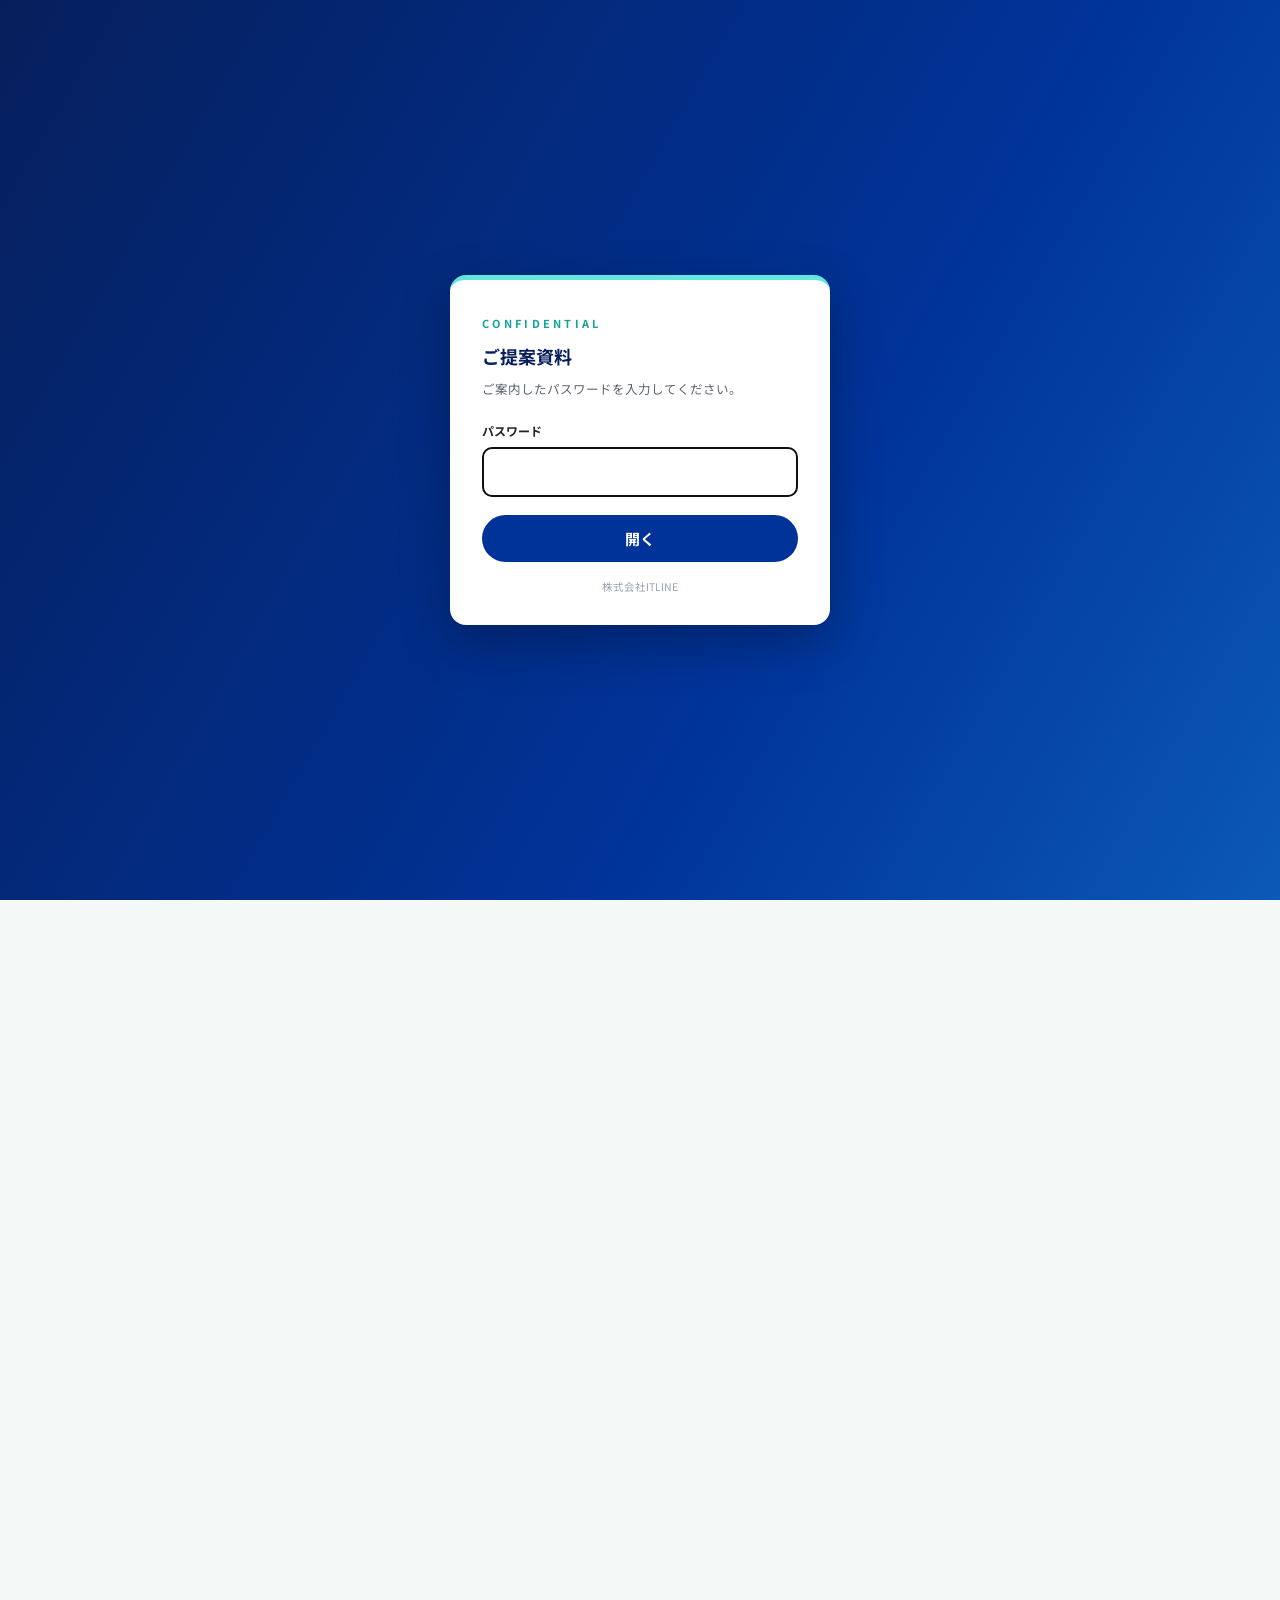
<file: HICA_サイトマップ.html>
<!DOCTYPE html>
<html lang="ja">
<head>
<meta charset="UTF-8">
<!-- ITLINE-GATE:BEGIN -->
<script>(function(){
  var H='806a9a7295577b2c24327f92393ec7fa1c0b36e0c2b4920e9fe61944fb394042',K='itlineGate:'+H.slice(0,16),S='itline-proposal-gate:';
  try{ if(localStorage.getItem(K)===H) return; }catch(e){}
  document.write('<style id="__gs">html{visibility:hidden!important}#__gate,#__gate *{visibility:visible!important}</style>');
  function hex(b){return Array.prototype.map.call(new Uint8Array(b),function(x){return ('0'+x.toString(16)).slice(-2)}).join('')}
  function build(){
    var w=document.createElement('div'); w.id='__gate';
    w.setAttribute('style','position:fixed;inset:0;z-index:2147483647;background:linear-gradient(120deg,#061f5c,#003399 62%,#0b59b8);display:flex;align-items:center;justify-content:center;padding:20px;font-family:"Noto Sans JP","Yu Gothic UI","Hiragino Kaku Gothic ProN",sans-serif');
    w.innerHTML='<form id="__gf" style="background:#fff;border-radius:16px;box-shadow:0 18px 50px rgba(0,0,0,.28);padding:34px 32px 28px;width:100%;max-width:380px;box-sizing:border-box;border-top:5px solid #63e6de">'
      +'<div style="font-size:11px;font-weight:700;letter-spacing:.3em;color:#12a59c">CONFIDENTIAL</div>'
      +'<div style="font-size:18px;font-weight:700;margin:10px 0 6px;color:#061f5c;line-height:1.6">ご提案資料</div>'
      +'<p style="font-size:12.5px;line-height:1.9;color:#5b6472;margin:0 0 20px">ご案内したパスワードを入力してください。</p>'
      +'<label for="__gp" style="display:block;font-size:12px;font-weight:700;color:#222;margin-bottom:6px">パスワード</label>'
      +'<input id="__gp" type="password" autocomplete="current-password" style="width:100%;box-sizing:border-box;font-size:16px;padding:12px 13px;border:1px solid #cfd6e2;border-radius:9px;font-family:inherit">'
      +'<p id="__ge" style="display:none;font-size:12px;color:#c0392b;font-weight:700;margin:12px 0 0">パスワードが違います。</p>'
      +'<button type="submit" style="width:100%;margin-top:18px;background:#003399;color:#fff;border:0;border-radius:999px;font-size:15px;font-weight:700;padding:13px;cursor:pointer;font-family:inherit">開く</button>'
      +'<p style="font-size:10.5px;color:#9aa3b0;line-height:1.8;margin:16px 0 0;text-align:center">株式会社ITLINE</p>'
      +'</form>';
    document.body.appendChild(w);
    var p=document.getElementById('__gp'), e=document.getElementById('__ge'); p.focus();
    document.getElementById('__gf').addEventListener('submit',function(ev){
      ev.preventDefault();
      if(!(window.crypto&&crypto.subtle)){ e.textContent='このブラウザでは開けません。別のブラウザでお試しください。'; e.style.display='block'; return; }
      crypto.subtle.digest('SHA-256',new TextEncoder().encode(S+p.value)).then(function(b){
        if(hex(b)===H){ try{localStorage.setItem(K,H);}catch(x){} location.reload(); }
        else{ e.style.display='block'; p.value=''; p.focus(); }
      });
    });
  }
  if(document.readyState==='loading') document.addEventListener('DOMContentLoaded',build); else build();
})();</script>
<!-- ITLINE-GATE:END -->
<meta name="viewport" content="width=device-width, initial-scale=1.0">
<meta name="robots" content="noindex,nofollow">
<title>サイトマップ — HICA Webサイトリニューアル（TMORI, LLC dba Hawaii Cosmetology Academy）</title>
<link href="https://fonts.googleapis.com/css2?family=Noto+Sans+JP:wght@400;500;700&family=Cormorant+Garamond:wght@500;600;700&family=Inter:wght@500;600;700&display=swap" rel="stylesheet">
<style>
:root{--tq:#0E8C93;--tq-d:#0A6B70;--tq-l:#E4F4F4;--gold:#B8933F;--gold-l:#F5EEDD;--ink:#20302F;--sub:#5E706E;--line:#DCE7E6;--bg:#F4F8F7;--paper:#fff;
--sans:"Noto Sans JP",sans-serif;--en:"Inter",sans-serif;--serif:"Cormorant Garamond",serif}
*{margin:0;padding:0;box-sizing:border-box}
body{font-family:var(--sans);background:var(--bg);color:var(--ink);line-height:1.7;font-size:13.5px;padding:44px 22px 90px}
.sheet{max-width:1240px;margin:0 auto}
.head{border-left:5px solid var(--gold);padding-left:18px;margin-bottom:6px}
.head .en{font-family:var(--en);letter-spacing:.28em;color:var(--tq);font-size:12px;font-weight:700}
h1{font-size:22px;font-weight:700;letter-spacing:.02em}
h1 .brand{font-family:var(--serif);font-weight:600;color:var(--tq-d)}
.meta{color:var(--sub);font-size:12px;margin:9px 0 20px;padding-left:23px}
.meta b{color:var(--ink)}

.summary{display:grid;grid-template-columns:repeat(6,1fr);gap:11px;margin:0 0 20px}
.sm{background:var(--tq);border-radius:7px;color:#fff;padding:13px 16px}
.sm.alt{background:var(--tq-d)}
.sm.g{background:var(--gold)}
.sm .n{font-family:var(--en);font-size:23px;font-weight:700;color:#Dff3f3;line-height:1.15}
.sm.g .n{color:#fff}
.sm .n small{font-size:11px;color:#fff;margin-left:3px;font-family:var(--sans)}
.sm .l{font-size:10.5px;color:#DDeeed;margin-top:2px}

.tree{background:var(--paper);border:1px solid var(--line);border-radius:10px;padding:20px 22px 24px;margin:0 0 22px;box-shadow:0 4px 16px rgba(10,107,112,.05)}
.tree h2{font-size:15px;color:var(--tq-d);margin-bottom:4px;display:flex;align-items:center;gap:9px}
.tree h2::before{content:"";width:24px;height:4px;background:var(--gold)}
.tree .sub{font-size:11.5px;color:var(--sub);margin-bottom:16px}
.root{display:flex;justify-content:center;margin-bottom:6px}
.root .box{background:var(--tq-d);color:#fff;font-weight:700;padding:9px 26px;border-radius:6px;font-size:13px;text-align:center}
.root .box .en{font-family:var(--en);font-size:9.5px;letter-spacing:.16em;color:#Bfe6e6;display:block}
.areas{display:grid;grid-template-columns:2fr 1fr 1fr;gap:14px;margin-top:14px}
.area{border:1.5px solid var(--line);border-radius:9px;padding:12px 12px 14px;background:#fbfdfd}
.area.pub{border-color:#Bfe0e0}
.area.mem{border-color:#E4CF94;background:#FdfaF1}
.area.por{border-color:#E4CF94;background:#FdfaF1}
.area .ah{font-size:12px;font-weight:700;margin-bottom:9px;display:flex;align-items:center;gap:7px}
.area .ah .lock{font-size:10px;font-weight:700;padding:1px 7px;border-radius:100px}
.area.pub .ah{color:var(--tq-d)} .area.pub .lock{background:var(--tq-l);color:var(--tq-d)}
.area.mem .ah,.area.por .ah{color:var(--gold)} .area.mem .lock,.area.por .lock{background:var(--gold-l);color:var(--gold)}
.chips{display:flex;flex-wrap:wrap;gap:6px}
.chip{font-size:11px;background:#fff;border:1px solid var(--line);border-radius:5px;padding:4px 9px;line-height:1.3}
.chip .cn{font-family:var(--en);font-size:8.5px;color:var(--sub);display:block;letter-spacing:.04em}
.chip.new{border-color:var(--gold);background:var(--gold-l)}
.chip.new b::before{content:"★ ";color:var(--gold)}
.areas .colspan{grid-column:1 / -1;font-size:11px;color:var(--sub);margin-top:10px;border-top:1px dashed var(--line);padding-top:9px}

.legend{background:#EDF6F5;border:1px solid #CDE6E5;border-radius:9px;padding:13px 18px;margin-bottom:20px;font-size:11.5px;color:var(--sub);display:grid;gap:9px}
.legend .lh{font-weight:700;color:var(--tq-d);font-size:12.5px;display:flex;align-items:center;gap:8px}
.legend .lh::before{content:"";width:18px;height:4px;background:var(--gold);display:inline-block}
.legend .lr{display:flex;flex-wrap:wrap;gap:8px 16px;align-items:center}
.pt{display:inline-block;padding:1px 8px;border-radius:3px;font-size:10px;font-weight:700;color:#fff}
.pt.fx{background:#3E8F94}.pt.dt{background:#6FA98C}.pt.st{background:#8AA34F}.pt.tr{background:#C79A45}.pt.pr{background:#B87A3E}.pt.ls{background:#5B8FBF}.pt.fm{background:#C77E5A}.pt.ac{background:#8C9B9A}
.mv{display:inline-block;padding:1px 9px;border-radius:100px;font-size:10px;font-weight:700;border:1.2px solid;white-space:nowrap}
.mv.new{color:var(--gold);border-color:var(--gold);background:var(--gold-l)}
.mv.chg{color:#3E8F94;border-color:#3E8F94;background:#EAF5F4}
.mv.keep{color:#77857F;border-color:#AAB6B3;background:#F2F5F4}
.ow{display:inline-block;font-size:10px;font-weight:700;padding:1px 8px;border-radius:4px}
.ow.o-hica{background:var(--tq-l);color:var(--tq-d)}.ow.o-tmori{background:#F0E6FA;color:#7A55A6}.ow.o-common{background:#EEF1F0;color:#5E706E}
.lg{display:inline-block;font-size:10px;font-weight:700;padding:1px 7px;border-radius:4px;white-space:nowrap}
.lg.req{background:#FBEEE3;color:#B8722F}.lg.guest{background:#EAF3EC;color:#4E8A5F}.lg.no{background:#EEF1F0;color:#7B8A88}.lg.none{background:#EEF1F0;color:#9AA7A5}
.ln{display:inline-block;font-size:10px;font-weight:700;padding:1px 7px;border-radius:4px;white-space:nowrap}
.ln.ja-en{background:#EAF3F6;color:#3A6E86}.ln.en-ja{background:#F3EEF8;color:#7A55A6}
.step{font-family:var(--en);font-size:10px;font-weight:700;color:var(--tq-d);background:#E4F1F1;border-radius:4px;padding:1px 7px}
.star{color:var(--gold);font-weight:700}

.cat{background:var(--paper);border:1px solid var(--line);border-radius:9px;margin-bottom:16px;overflow:hidden;box-shadow:0 4px 16px rgba(10,107,112,.05)}
.cat .bar{display:flex;align-items:center;gap:13px;background:var(--tq);color:#fff;padding:9px 18px}
.cat .bar .no{font-family:var(--en);font-size:15px;font-weight:700;color:#Bfe6e6;min-width:22px}
.cat .bar .ttl{display:flex;align-items:baseline;gap:10px;flex-wrap:wrap}
.cat .bar h2{font-size:16px;font-weight:700;letter-spacing:.03em}
.cat .bar .en2{font-family:var(--en);font-size:9.5px;letter-spacing:.16em;color:#Cfeaea;font-weight:600}
.cat .bar .aud{margin-left:auto;font-size:10.5px;color:#Dff0ef}
.cat .bar .cnt{background:rgba(255,255,255,.17);border-radius:100px;font-size:10.5px;padding:2px 12px;white-space:nowrap}
.cat .lead{font-size:11.5px;color:var(--sub);padding:10px 18px 0;line-height:1.75}
.cat table{width:100%;border-collapse:collapse;font-size:12px;margin-top:8px}
.cat th{background:#EFF6F5;color:var(--sub);font-size:10px;font-weight:700;text-align:left;padding:6px 12px;border-bottom:1px solid var(--line);letter-spacing:.04em}
.cat th.c,.cat td.c{text-align:center}
.cat td{padding:7px 12px;border-bottom:1px solid #EEF3F2;vertical-align:top}
.cat tr:last-child td{border-bottom:none}
.cat td.pg b{font-size:12.5px}
.cat td.pg .en{display:block;font-family:var(--en);font-size:9.5px;color:var(--sub);letter-spacing:.02em;margin-top:1px}
.cat td.pg.i2{padding-left:26px;position:relative}
.cat td.pg.i3{padding-left:44px;position:relative}
.cat td.pg.i2::before{content:"┗";position:absolute;left:12px;color:#B8CCCA}
.cat td.pg.i3::before{content:"┗";position:absolute;left:30px;color:#CFD9D8}
.cat tr.lv1 td.pg b{color:var(--tq-d);font-size:13px}
.cat tr.lv1{background:#F7FBFB}
.cat td.slug{font-family:var(--en);font-size:10px;color:var(--gold);letter-spacing:.01em;word-break:break-all}
.cat td.role{color:var(--sub);font-size:11.5px;line-height:1.6}

.note{margin-top:22px;background:#fff;border:1px solid var(--line);border-left:4px solid var(--gold);padding:14px 20px;font-size:12px;color:var(--sub)}
.note b{color:var(--ink)}
.note ul{margin:6px 0 0 18px} .note li{margin-bottom:4px}

.part{display:flex;align-items:center;gap:15px;margin:40px 0 6px}
.part .pn{background:var(--ink);color:#fff;font-weight:700;font-size:12.5px;padding:7px 16px;border-radius:4px;white-space:nowrap}
.part .pn.tq{background:var(--tq-d)} .part .pn.gd{background:var(--gold)}
.part h2{font-size:18px;font-weight:700;letter-spacing:.02em}
.part .pl{flex:1;height:2px;background:#Cdddda}
.part-lead{font-size:12px;color:var(--sub);line-height:1.85;margin:8px 0 16px;background:#fff;border:1px solid var(--line);border-radius:8px;padding:11px 18px}
.part-lead b{color:var(--ink)}

.ledger{background:#fff;border:1px solid var(--line);border-radius:9px;overflow:hidden;box-shadow:0 4px 16px rgba(10,107,112,.05)}
.ledger table{width:100%;border-collapse:collapse;font-size:11.5px}
.ledger th{background:var(--tq);color:#fff;font-size:10px;font-weight:700;padding:7px 10px;text-align:left;letter-spacing:.04em}
.ledger th.c,.ledger td.c{text-align:center}
.ledger td{padding:5px 10px;border-bottom:1px solid #EEF3F2;vertical-align:top}
.ledger td.lname{white-space:nowrap}
.ledger td.lname .en2b{font-family:var(--en);font-size:9px;color:var(--sub);margin-left:5px}
.ledger td.slug2{font-family:var(--en);font-size:9.5px;color:var(--gold);word-break:break-all}
.ledger td.rmk{color:var(--sub);font-size:10.5px;line-height:1.5}
.ledger tr:nth-child(even){background:#FaFcfc}

.foot{margin-top:28px;font-size:11px;color:var(--sub);text-align:right}
.dlbtn{position:fixed;right:22px;bottom:22px;z-index:90;display:flex;align-items:center;gap:8px;background:var(--tq);color:#fff;font-weight:700;font-size:13px;padding:12px 20px;border-radius:100px;box-shadow:0 10px 28px rgba(10,107,112,.32);text-decoration:none;transition:.25s}
.dlbtn:hover{background:var(--tq-d);transform:translateY(-2px)}
@media(max-width:900px){.tcols{columns:1!important}.hf{grid-template-columns:1fr!important}.ledger,.stat,.mx,.cat{overflow-x:auto}.cat table,.ledger table,.stat table,.mx table{min-width:940px}.summary{grid-template-columns:1fr 1fr}.areas{grid-template-columns:1fr}.cat .bar{flex-wrap:wrap}}
@media print{
 @page{margin:10mm 8mm}
 .dlbtn{display:none!important}
 body{background:#fff;padding:0;font-size:11px}
 .cat,.tree,.ledger{box-shadow:none}
 .cat{break-inside:auto;break-before:page;page-break-before:always}
 .part{break-before:page;page-break-before:always}
 .part + .part-lead + .cat,.part + .cat{break-before:auto;page-break-before:auto}
 tr,.tree,.legend,.note,.foot,.summary,.part-lead{break-inside:avoid;page-break-inside:avoid}
 thead{display:table-header-group}
 .cat .bar{break-after:avoid}
 h1,h2{break-after:avoid}
}

/* ---- 改訂版（サイトツリー最新版）追加スタイル ---- */
.lg.part{background:#FBEEE3;color:#B8722F}
.add{display:inline-block;margin-left:6px;font-size:9px;font-weight:700;color:#fff;background:#C2556B;border-radius:3px;padding:0 5px;line-height:1.6;vertical-align:middle;white-space:nowrap}
.cat tr.isadd td.pg b{color:#8E2F45}
.cat.lk .bar{background:var(--gold)}
.cat.lk .bar .no{color:#fff3d6}.cat.lk .bar .en2{color:#fff3d6}
.rev{background:#FFF6F7;border:1px solid #F0C9D1;border-left:4px solid #C2556B;border-radius:8px;padding:13px 20px;margin:0 0 20px;font-size:12px;color:var(--sub)}
.rev b{color:var(--ink)} .rev .rh{font-weight:700;color:#8E2F45;font-size:13px;margin-bottom:5px}
.rev ul{margin:4px 0 0 18px} .rev li{margin-bottom:3px}
.root{flex-direction:column;align-items:center}
.root .stem{width:2px;height:18px;background:#B8CCCA}
.root .ids{display:flex;flex-wrap:wrap;gap:5px;justify-content:center;margin-top:8px}
.root .ids span{font-size:10px;font-weight:700;border:1px solid var(--line);background:#fff;border-radius:100px;padding:1px 10px;color:var(--sub)}
.root .ids span.nw{border-color:#C2556B;color:#8E2F45;background:#FFF6F7}
.tblock{border:1.5px solid #Bfe0e0;border-radius:10px;padding:12px 14px 6px;margin-top:14px;background:#fbfdfd;position:relative}
.tblock.lk{border-color:#E4CF94;background:#FdfaF1}
.tbh{font-size:13px;font-weight:700;color:var(--tq-d);display:flex;align-items:center;gap:8px;margin-bottom:11px}
.tblock.lk .tbh{color:#8a6a1f}
.tbh .lock{font-size:10px;font-weight:700;padding:1px 8px;border-radius:100px;background:var(--tq-l);color:var(--tq-d)}
.tblock.lk .tbh .lock{background:var(--gold-l);color:var(--gold)}
.tbh .tbn{margin-left:auto;font-family:var(--en);font-size:11px;color:var(--sub)}
.tcols{columns:4;column-gap:12px}
.tcard{break-inside:avoid;background:#fff;border:1px solid var(--line);border-radius:8px;margin:0 0 12px;overflow:hidden}
.t1{display:flex;align-items:flex-start;gap:9px;background:var(--tq);color:#fff;padding:8px 11px}
.tcard.lk .t1{background:var(--gold)} .tcard.tm .t1{background:#7A55A6}
.t1 .tn{font-family:var(--en);font-weight:700;font-size:14px;color:#Dff3f3;min-width:17px}
.t1 b{font-size:12.5px;line-height:1.35}
.t1 .te{display:block;font-family:var(--en);font-size:9px;letter-spacing:.1em;color:#Dff0ef;font-weight:600}
.t1 .tu{display:block;font-family:var(--en);font-size:9px;color:#fff;opacity:.8}
.t1 .tc{margin-left:auto;font-family:var(--en);font-size:10.5px;font-weight:700;background:rgba(255,255,255,.2);border-radius:100px;padding:1px 9px;white-space:nowrap}
.t2,.t3{list-style:none}
.t2{padding:7px 10px 3px 16px}
.t2>li{position:relative;padding:0 0 5px 13px;border-left:1.5px solid #C9DAD8}
.t2>li:last-child{border-left-color:transparent}
.t2>li::before{content:"";position:absolute;left:-1.5px;top:0;width:10px;height:10px;border-left:1.5px solid #C9DAD8;border-bottom:1.5px solid #C9DAD8;border-radius:0 0 0 4px}
.t3{padding:4px 0 0 4px}
.t3>li{position:relative;padding:0 0 3px 12px;border-left:1.5px dotted #D5E0DF}
.t3>li:last-child{border-left-color:transparent}
.t3>li::before{content:"";position:absolute;left:-1.5px;top:0;width:8px;height:9px;border-left:1.5px dotted #D5E0DF;border-bottom:1.5px dotted #D5E0DF}
.nd{display:block;line-height:1.4}
.nd b{font-size:11.5px;font-weight:700}
.t3 .nd b{font-size:10.8px;font-weight:500}
.nd .tu{display:block;font-family:var(--en);font-size:8.6px;color:var(--gold);word-break:break-all}
li.isnew>.nd b{color:#8a6a1f}
.tf{font-size:9.5px;color:var(--sub);border-top:1px dashed var(--line);padding:4px 11px;font-family:var(--en)}
.hf{display:grid;grid-template-columns:1fr 1fr;gap:14px}
.hfb{border:1px solid var(--line);border-radius:8px;padding:12px 14px;background:#fbfdfd}
.hfb h3{font-size:12.5px;color:var(--tq-d);margin-bottom:8px}
.hfb .bar2{display:flex;flex-wrap:wrap;gap:5px;align-items:center;background:#fff;border:1px dashed #B8CCCA;border-radius:6px;padding:8px 9px;margin-bottom:7px}
.hfb .bar2 .lb{font-size:9.5px;font-weight:700;color:var(--sub);width:100%;font-family:var(--en);letter-spacing:.08em}
.k{font-size:10.5px;border:1px solid var(--line);border-radius:4px;padding:2px 8px;background:#fff;white-space:nowrap}
.k.cta{background:var(--tq);border-color:var(--tq);color:#fff;font-weight:700}
.k.g{background:var(--gold-l);border-color:#E4CF94;color:#8a6a1f}
.k.nw{border-color:#C2556B;color:#8E2F45;background:#FFF6F7}
.hfb p,.hfb li{font-size:11px;color:var(--sub)} .hfb ul{margin-left:16px}
.stat,.mx{background:#fff;border:1px solid var(--line);border-radius:9px;overflow:hidden;margin-bottom:8px}
.stat table,.mx table{width:100%;border-collapse:collapse;font-size:11.5px}
.stat th,.mx th{background:#EFF6F5;color:var(--sub);font-size:10px;font-weight:700;padding:6px 10px;text-align:left;border-bottom:1px solid var(--line)}
.stat td,.mx td{padding:5px 10px;border-bottom:1px solid #EEF3F2}
.stat th.c,.stat td.c,.mx th.c,.mx td.c{text-align:center}
.stat tr.tot td{background:var(--tq-l);font-weight:700;border-top:2px solid var(--tq)}
.stat .z{color:#C4CFCD}.stat .en2b{font-family:var(--en);font-size:9px;color:var(--sub)}
.mx td.o{color:var(--tq-d);font-weight:700}.mx td.x{color:#C4CFCD}
.cap{font-size:10.5px;color:var(--sub);margin:6px 2px 0}
.ledger td.tno{font-family:var(--en);font-size:10px;color:var(--sub)}
.ledger tr.isadd td.lname{color:#8E2F45}
.ledger td.lname{white-space:normal}
.pt,.ow,.step{white-space:nowrap}
.ledger td.c,.ledger th{white-space:nowrap}
.ledger td,.ledger th{padding-left:7px;padding-right:7px}
.cat td.c,.cat th.c{padding-left:6px;padding-right:6px}
h3.sec{font-size:13px;color:var(--tq-d);margin:16px 0 8px;display:flex;align-items:center;gap:8px}
h3.sec::before{content:"";width:14px;height:3px;background:var(--gold)}
@media print{.tcols{columns:4}.tree{break-inside:auto!important;page-break-inside:auto!important}.tblock{break-inside:auto}.tcard{break-inside:avoid}.rev,.hfb{break-inside:avoid}}
</style>
</head>
<body>
<a class="dlbtn" href="#" onclick="window.print();return false;">&#128424;&#65039; 印刷 / PDF保存</a>
<div class="sheet">
 <div class="head">
  <div class="en">SITE MAP — WEBSITE RENEWAL ／ REVISED 2026.10</div>
  <h1>サイトマップ（サイト構成図） — <span class="brand">HICA</span> Webサイトリニューアル【改訂版】</h1>
 </div>
 <div class="meta">クライアント：<b>TMORI, LLC dba Hawaii Cosmetology Academy（ハワイ・コスメトロジー・アカデミー）</b>／現行：hawaiicosmetologyacademy.com（Wix）→ CMS：<b>WordPress</b>・全公開ページ日英対応｜<b>フェーズ1（エステのみ 113p）＋フェーズ2でヘア追加（計 123p）</b>。ナビ項目・URLはF1/F2共通。本図は受領した最新の「HICA_サイトツリー（パターンB=完成形・全123行）」と企画書（全31枚）に基づく構成です（URLは案・パーマリンクと多言語方式で最終確定、現行主要ページは301設定）。</div>

 <div class="summary">
  <div class="sm"><div class="n">113<small>p</small></div><div class="l">フェーズ1（エステのみ）</div></div>
  <div class="sm alt"><div class="n">123<small>p</small></div><div class="l">フェーズ2（エステ＋ヘア・完成形）</div></div>
  <div class="sm g"><div class="n">10<small>p</small></div><div class="l">★フェーズ2で新規追加</div></div>
  <div class="sm" style="background:#C2556B"><div class="n" style="color:#fff">28<small>p</small></div><div class="l" style="color:#fff">今回の資料改訂で追加（前回85/95p比）</div></div>
  <div class="sm"><div class="n">18<small>区分</small></div><div class="l">第1階層（うち共通要素1）</div></div>
  <div class="sm alt"><div class="n">1＋5<small>エリア</small></div><div class="l">公開＋ログイン5（会員/学生/施術者/従業員/管理）</div></div>
 </div>

 <div class="rev">
  <div class="rh">前回版（2026-09-30・全95ページ）からの改訂点</div>
  <ul>
   <li><b>ページ数：フェーズ1 85p→113p／フェーズ2 95p→123p（＋28p）</b>。追加ページは本図で <span class="add" style="margin-left:0">追加</span> と表示。★フェーズ2新規（ヘアコース4p＋INSOLITE BEAUTE Hawaii 6p＝10p）は前回から変更なし。</li>
   <li><b>ログインエリアを2→5に拡張</b>：<b>8 施術者（面貸し）</b>5p／<b>9 従業員（勤怠）</b>4p／<b>10 管理画面</b>8p を新設。学生ポータルに「出欠・受講状況」「施術枠の予約（Student Clinic）」を追加し、インターン記録を<b>100時間のマイレージ＋承認フロー</b>に変更。</li>
   <li><b>公開エリアに3区分を新設</b>：<b>12 キャンペーン・新着</b>2p／<b>13 お客様・卒業生の声</b>1p／<b>14 コミュニティ</b>3p。留学生向けに「費用の目安」「資料請求・個別相談」、マイページに「コミュニティの申込履歴」を追加。</li>
   <li><b>第1階層の番号を振り直し</b>（12区分→18区分）：Our Story 8→11、For Partners 9→15、Journal 10→16、Contact 11→17、Global Elements 12→18。URLは前回から変更なし。</li>
   <li><b>決済はCloverに集約</b>（サロン予約・学生の場所代・面貸し・ストア・イベント参加費・ギフト）。<b>共通ID（HICA ID）の役割</b>に「施術者」「従業員」「事務局」を追加。</li>
  </ul>
 </div>

 <div class="tree">
  <h2>全体ツリー図（トップ → 第1階層 → 第2階層 → 第3階層）</h2>
  <div class="sub">公開エリア（ログイン不要・日英）＋ 5つのログインエリアで構成。共通ID「HICA ID」でログインし、役割で表示・権限を切替（1人が複数の役割を持つ場合は権限を合算）。<span class="star">★</span>＝フェーズ2で新規作成、<span class="add" style="margin-left:0">追加</span>＝今回の資料改訂で追加、無印＝フェーズ1で構築しフェーズ2でもそのまま流用するページ。カード左上の数字は第1階層No.。</div>
  <div class="root">
   <div class="box">TMORI, LLC dba Hawaii Cosmetology Academy<span class="en">HICA WEBSITE ／ hawaiicosmetologyacademy.com ／ 123 PAGES</span></div>
   <div class="ids"><span>共通ID「HICA ID」の役割 →</span><span>サロン会員</span><span>学生</span><span class="nw">施術者</span><span class="nw">従業員</span><span>講師</span><span class="nw">事務局</span><span>管理者</span></div>
   <div class="stem"></div>
  </div>
  <div class="tblock pub"><div class="tbh">公開エリア ①：事業（学ぶ・体験する・買う・旅する） <span class="lock">ログイン不要・日英</span><span class="tbn">61ページ</span></div><div class="tcols"><div class="tcard">
<div class="t1"><span class="tn">1</span><div><b>ホーム</b><span class="te">Home</span><span class="tu">/</span></div><span class="tc">1p</span></div>
<div class="tf">F1 1p／F2 1p</div></div>
<div class="tcard">
<div class="t1"><span class="tn">2</span><div><b>スクール</b><span class="te">Academy</span><span class="tu">/academy/</span></div><span class="tc">25p</span></div>
<ul class="t2">
<li class=""><span class="nd"><b>エステコース</b><span class="tu">/academy/esthetics/</span></span>
<ul class="t3">
<li class=""><span class="nd"><b>カリキュラム</b><span class="tu">/academy/esthetics/curriculum/</span></span></li>
<li class=""><span class="nd"><b>創業者の系譜（Since 1974）</b><span class="tu">/academy/esthetics/heritage/</span></span></li>
<li class=""><span class="nd"><b>Kao Lomi Lomi</b><span class="tu">/academy/esthetics/kao-lomi-lomi/</span></span></li>
<li class=""><span class="nd"><b>ワークショップ・短期講座</b><span class="tu">/academy/esthetics/workshops/</span></span></li>
</ul>
</li>
<li class="isnew"><span class="nd"><span class="star">★</span> <b>ヘアコース</b><span class="tu">/academy/hair/</span></span>
<ul class="t3">
<li class="isnew"><span class="nd"><span class="star">★</span> <b>カリキュラム</b><span class="tu">/academy/hair/curriculum/</span></span></li>
<li class="isnew"><span class="nd"><span class="star">★</span> <b>尾﨑隆司 監修について</b><span class="tu">/academy/hair/supervisor/</span></span></li>
<li class="isnew"><span class="nd"><span class="star">★</span> <b>監修技術の紹介</b><span class="tu">/academy/hair/techniques/</span></span></li>
</ul>
</li>
<li class=""><span class="nd"><b>講師紹介</b><span class="tu">/academy/instructors/</span></span>
</li>
<li class=""><span class="nd"><b>入学案内</b><span class="tu">/academy/admissions/</span></span>
<ul class="t3">
<li class=""><span class="nd"><b>授業料・お支払い</b><span class="tu">/academy/admissions/tuition/</span></span></li>
<li class=""><span class="nd"><b>開講日程・時間割</b><span class="tu">/academy/admissions/schedule/</span></span></li>
<li class=""><span class="nd"><b>入学資格・出願方法</b><span class="tu">/academy/admissions/apply/</span></span></li>
<li class=""><span class="nd"><b>無料説明会・見学予約</b><span class="tu">/academy/admissions/info-session/</span></span></li>
<li class=""><span class="nd"><b>オンライン出願フォーム</b><span class="tu">/academy/admissions/apply/form/</span></span></li>
</ul>
</li>
<li class=""><span class="nd"><b>日本人留学生の方へ（留学案内）</b><span class="tu">/academy/international/</span></span>
<ul class="t3">
<li class=""><span class="nd"><b>M-1ビザの手続き</b><span class="tu">/academy/international/visa/</span></span></li>
<li class=""><span class="nd"><b>ハワイでの生活</b><span class="tu">/academy/international/living/</span></span></li>
<li class=""><span class="nd"><b>留学生の声</b><span class="tu">/academy/international/voices/</span></span></li>
<li class=""><span class="nd"><b>費用の目安</b><span class="add">追加</span><span class="tu">/academy/international/cost/</span></span></li>
<li class=""><span class="nd"><b>資料請求・個別相談</b><span class="add">追加</span><span class="tu">/academy/international/contact/</span></span></li>
</ul>
</li>
<li class=""><span class="nd"><b>就職・卒業生</b><span class="tu">/academy/careers/</span></span>
</li>
<li class=""><span class="nd"><b>よくある質問</b><span class="tu">/academy/faq/</span></span>
</li>
</ul>
<div class="tf">F1 21p／F2 25p（★新規4）・今回追加2</div></div>
<div class="tcard">
<div class="t1"><span class="tn">3</span><div><b>併設サロン</b><span class="te">Salons</span><span class="tu">/salons/</span></div><span class="tc">16p</span></div>
<ul class="t2">
<li class=""><span class="nd"><b>高級エステサロン（名称未定）</b><span class="tu">/salons/esthetic/</span></span>
<ul class="t3">
<li class=""><span class="nd"><b>Signatureメニュー</b><span class="tu">/salons/esthetic/signature/</span></span></li>
<li class=""><span class="nd"><b>Academy Menu（学生施術）</b><span class="tu">/salons/esthetic/academy-menu/</span></span></li>
<li class=""><span class="nd"><b>Kao Lomi Lomi Ritual</b><span class="tu">/salons/esthetic/ritual/</span></span></li>
<li class=""><span class="nd"><b>マッサージ</b><span class="tu">/salons/esthetic/massage/</span></span></li>
<li class=""><span class="nd"><b>エステシャン紹介</b><span class="tu">/salons/esthetic/estheticians/</span></span></li>
<li class=""><span class="nd"><b>オンライン予約</b><span class="tu">/salons/esthetic/book/</span></span></li>
</ul>
</li>
<li class="isnew"><span class="nd"><span class="star">★</span> <b>INSOLITE BEAUTE Hawaii</b><span class="tu">/salons/insolite-beaute-hawaii/</span></span>
<ul class="t3">
<li class="isnew"><span class="nd"><span class="star">★</span> <b>Stylistメニュー</b><span class="tu">/salons/insolite-beaute-hawaii/stylist/</span></span></li>
<li class="isnew"><span class="nd"><span class="star">★</span> <b>Academy Menu（学生施術）</b><span class="tu">/salons/insolite-beaute-hawaii/academy-menu/</span></span></li>
<li class="isnew"><span class="nd"><span class="star">★</span> <b>スタイリスト紹介</b><span class="tu">/salons/insolite-beaute-hawaii/stylists/</span></span></li>
<li class="isnew"><span class="nd"><span class="star">★</span> <b>スタイルギャラリー</b><span class="tu">/salons/insolite-beaute-hawaii/gallery/</span></span></li>
<li class="isnew"><span class="nd"><span class="star">★</span> <b>オンライン予約</b><span class="tu">/salons/insolite-beaute-hawaii/book/</span></span></li>
</ul>
</li>
<li class=""><span class="nd"><b>ギフトカード</b><span class="tu">/salons/gift-cards/</span></span>
</li>
<li class=""><span class="nd"><b>予約・キャンセルポリシー</b><span class="tu">/salons/policies/</span></span>
</li>
</ul>
<div class="tf">F1 10p／F2 16p（★新規6）</div></div>
<div class="tcard">
<div class="t1"><span class="tn">4</span><div><b>オンラインストア</b><span class="te">Shop</span><span class="tu">/shop/</span></div><span class="tc">9p</span></div>
<ul class="t2">
<li class=""><span class="nd"><b>Dermalogicaについて</b><span class="tu">/shop/dermalogica/</span></span>
</li>
<li class=""><span class="nd"><b>商品カテゴリ</b><span class="tu">/shop/category/{カテゴリ}/</span></span>
<ul class="t3">
<li class=""><span class="nd"><b>商品詳細</b><span class="tu">/shop/products/{商品名}/</span></span></li>
</ul>
</li>
<li class=""><span class="nd"><b>肌質から選ぶ</b><span class="tu">/shop/skin-quiz/</span></span>
</li>
<li class=""><span class="nd"><b>カート</b><span class="tu">/shop/cart/</span></span>
</li>
<li class=""><span class="nd"><b>ご購入手続き</b><span class="tu">/shop/checkout/</span></span>
</li>
<li class=""><span class="nd"><b>配送・返品について</b><span class="tu">/shop/shipping-returns/</span></span>
</li>
<li class=""><span class="nd"><b>ストアのよくある質問</b><span class="tu">/shop/faq/</span></span>
</li>
</ul>
<div class="tf">F1 9p／F2 9p</div></div>
<div class="tcard tm">
<div class="t1"><span class="tn">5</span><div><b>リトリートツアー</b><span class="te">Retreat Tours</span><span class="tu">/retreat/</span></div><span class="tc">10p</span></div>
<ul class="t2">
<li class=""><span class="nd"><b>ツアーコンセプト</b><span class="tu">/retreat/about/</span></span>
</li>
<li class=""><span class="nd"><b>ツアー一覧</b><span class="tu">/retreat/tours/</span></span>
<ul class="t3">
<li class=""><span class="nd"><b>ツアー詳細（各ツアー）</b><span class="tu">/retreat/tours/{ツアー名}/</span></span></li>
</ul>
</li>
<li class=""><span class="nd"><b>体験プログラム</b><span class="tu">/retreat/experiences/</span></span>
</li>
<li class=""><span class="nd"><b>宿泊・提携先</b><span class="tu">/retreat/partners/</span></span>
</li>
<li class=""><span class="nd"><b>参加者の声</b><span class="tu">/retreat/stories/</span></span>
</li>
<li class=""><span class="nd"><b>よくある質問</b><span class="tu">/retreat/faq/</span></span>
</li>
<li class=""><span class="nd"><b>申込・問い合わせ</b><span class="tu">/retreat/inquiry/</span></span>
</li>
<li class=""><span class="nd"><b>旅行条件・キャンセル規定</b><span class="tu">/retreat/terms/</span></span>
</li>
</ul>
<div class="tf">F1 10p／F2 10p</div></div></div></div>
  <div class="tblock lk"><div class="tbh">ログインエリア：会員／学生／施術者／従業員／管理 <span class="lock">要ログイン（HICA ID）</span><span class="tbn">43ページ</span></div><div class="tcols"><div class="tcard lk">
<div class="t1"><span class="tn">6</span><div><b>会員（サロン）</b><span class="te">Member</span><span class="tu">/member/</span></div><span class="tc">11p</span></div>
<ul class="t2">
<li class=""><span class="nd"><b>会員登録・ログイン</b><span class="tu">/member/login/</span></span>
</li>
<li class=""><span class="nd"><b>マイページ</b><span class="tu">/member/mypage/</span></span>
<ul class="t3">
<li class=""><span class="nd"><b>予約一覧・変更・キャンセル</b><span class="tu">/member/mypage/bookings/</span></span></li>
<li class=""><span class="nd"><b>施術履歴・カルテ</b><span class="tu">/member/mypage/history/</span></span></li>
<li class=""><span class="nd"><b>注文履歴・再注文</b><span class="tu">/member/mypage/orders/</span></span></li>
<li class=""><span class="nd"><b>コミュニティの申込履歴</b><span class="add">追加</span><span class="tu">/member/mypage/events/</span></span></li>
<li class=""><span class="nd"><b>回数券・ギフト残高</b><span class="tu">/member/mypage/wallet/</span></span></li>
<li class=""><span class="nd"><b>お気に入り・担当者</b><span class="tu">/member/mypage/favorites/</span></span></li>
<li class=""><span class="nd"><b>会員限定のお知らせ</b><span class="tu">/member/mypage/news/</span></span></li>
<li class=""><span class="nd"><b>会員情報・通知設定</b><span class="tu">/member/mypage/account/</span></span></li>
</ul>
</li>
</ul>
<div class="tf">F1 11p／F2 11p・今回追加1</div></div>
<div class="tcard lk">
<div class="t1"><span class="tn">7</span><div><b>学生ポータル</b><span class="te">Student Portal</span><span class="tu">/portal/</span></div><span class="tc">15p</span></div>
<ul class="t2">
<li class=""><span class="nd"><b>学生ログイン</b><span class="tu">/portal/login/</span></span>
</li>
<li class=""><span class="nd"><b>ダッシュボード</b><span class="tu">/portal/dashboard/</span></span>
<ul class="t3">
<li class=""><span class="nd"><b>マイシラバス</b><span class="tu">/portal/syllabus/</span></span></li>
<li class=""><span class="nd"><b>講義動画（座学）</b><span class="tu">/portal/lectures/</span></span></li>
<li class=""><span class="nd"><b>出欠・受講状況</b><span class="add">追加</span><span class="tu">/portal/attendance/</span></span></li>
<li class=""><span class="nd"><b>インターン実績（マイレージ）</b><span class="tu">/portal/internship/</span></span></li>
<li class=""><span class="nd"><b>施術枠の予約（Student Clinic）</b><span class="add">追加</span><span class="tu">/portal/clinic-booking/</span></span></li>
<li class=""><span class="nd"><b>小テスト・模擬試験</b><span class="tu">/portal/quizzes/</span></span></li>
<li class=""><span class="nd"><b>学習進捗・時間記録</b><span class="tu">/portal/progress/</span></span></li>
<li class=""><span class="nd"><b>実習スケジュール・予約</b><span class="tu">/portal/practicals/</span></span></li>
<li class=""><span class="nd"><b>教材・資料</b><span class="tu">/portal/materials/</span></span></li>
<li class=""><span class="nd"><b>お知らせ・メッセージ</b><span class="tu">/portal/messages/</span></span></li>
<li class=""><span class="nd"><b>各種申請（欠席・補講）</b><span class="tu">/portal/requests/</span></span></li>
</ul>
</li>
<li class=""><span class="nd"><b>講師用画面</b><span class="tu">/portal/instructor/</span></span>
</li>
</ul>
<div class="tf">F1 15p／F2 15p・今回追加2</div></div>
<div class="tcard lk">
<div class="t1"><span class="tn">8</span><div><b>施術者（面貸し）</b><span class=add>追加</span><span class="te">Chair Rental</span><span class="tu">/therapist/</span></div><span class="tc">5p</span></div>
<ul class="t2">
<li class=""><span class="nd"><b>面貸しのご案内</b><span class="add">追加</span><span class="tu">/therapist/about/</span></span>
</li>
<li class=""><span class="nd"><b>空き枠の予約</b><span class="add">追加</span><span class="tu">/therapist/booking/</span></span>
</li>
<li class=""><span class="nd"><b>利用履歴・請求</b><span class="add">追加</span><span class="tu">/therapist/invoices/</span></span>
</li>
<li class=""><span class="nd"><b>登録情報・免許</b><span class="add">追加</span><span class="tu">/therapist/profile/</span></span>
</li>
</ul>
<div class="tf">F1 5p／F2 5p・今回追加5</div></div>
<div class="tcard lk">
<div class="t1"><span class="tn">9</span><div><b>従業員（勤怠）</b><span class=add>追加</span><span class="te">Staff</span><span class="tu">/staff/</span></div><span class="tc">4p</span></div>
<ul class="t2">
<li class=""><span class="nd"><b>打刻・勤務時間</b><span class="add">追加</span><span class="tu">/staff/timeclock/</span></span>
</li>
<li class=""><span class="nd"><b>シフト</b><span class="add">追加</span><span class="tu">/staff/shifts/</span></span>
</li>
<li class=""><span class="nd"><b>修正の申請</b><span class="add">追加</span><span class="tu">/staff/corrections/</span></span>
</li>
</ul>
<div class="tf">F1 4p／F2 4p・今回追加4</div></div>
<div class="tcard lk">
<div class="t1"><span class="tn">10</span><div><b>管理画面</b><span class=add>追加</span><span class="te">Admin</span><span class="tu">/admin/</span></div><span class="tc">8p</span></div>
<ul class="t2">
<li class=""><span class="nd"><b>承認待ちの一覧</b><span class="add">追加</span><span class="tu">/admin/approvals/</span></span>
</li>
<li class=""><span class="nd"><b>予約管理</b><span class="add">追加</span><span class="tu">/admin/bookings/</span></span>
</li>
<li class=""><span class="nd"><b>価格・キャンペーン管理</b><span class="add">追加</span><span class="tu">/admin/campaigns/</span></span>
</li>
<li class=""><span class="nd"><b>学生・会員・施術者の管理</b><span class="add">追加</span><span class="tu">/admin/users/</span></span>
</li>
<li class=""><span class="nd"><b>勤怠の確認</b><span class="add">追加</span><span class="tu">/admin/timesheets/</span></span>
</li>
<li class=""><span class="nd"><b>注文管理</b><span class="add">追加</span><span class="tu">/admin/orders/</span></span>
</li>
<li class=""><span class="nd"><b>メール設定</b><span class="add">追加</span><span class="tu">/admin/emails/</span></span>
</li>
</ul>
<div class="tf">F1 8p／F2 8p・今回追加8</div></div></div></div>
  <div class="tblock pub"><div class="tbh">公開エリア ②：ブランド・会社情報・共通要素 <span class="lock">ログイン不要・日英</span><span class="tbn">19ページ</span></div><div class="tcols"><div class="tcard">
<div class="t1"><span class="tn">11</span><div><b>私たちについて</b><span class="te">Our Story</span><span class="tu">/about/</span></div><span class="tc">5p</span></div>
<ul class="t2">
<li class=""><span class="nd"><b>理念・フィロソフィー</b><span class="tu">/about/philosophy/</span></span>
</li>
<li class=""><span class="nd"><b>沿革</b><span class="tu">/about/history/</span></span>
</li>
<li class=""><span class="nd"><b>運営チーム</b><span class="tu">/about/team/</span></span>
</li>
<li class=""><span class="nd"><b>会社概要</b><span class="tu">/about/company/</span></span>
</li>
</ul>
<div class="tf">F1 5p／F2 5p</div></div>
<div class="tcard">
<div class="t1"><span class="tn">12</span><div><b>キャンペーン・新着</b><span class=add>追加</span><span class="te">News &amp; Campaigns</span><span class="tu">/campaigns/</span></div><span class="tc">2p</span></div>
<ul class="t2">
<li class=""><span class="nd"><b>キャンペーン詳細</b><span class="add">追加</span><span class="tu">/campaigns/{キャンペーン名}/</span></span>
</li>
</ul>
<div class="tf">F1 2p／F2 2p・今回追加2</div></div>
<div class="tcard">
<div class="t1"><span class="tn">13</span><div><b>お客様・卒業生の声</b><span class=add>追加</span><span class="te">Voices</span><span class="tu">/voices/</span></div><span class="tc">1p</span></div>
<div class="tf">F1 1p／F2 1p・今回追加1</div></div>
<div class="tcard">
<div class="t1"><span class="tn">14</span><div><b>コミュニティ</b><span class=add>追加</span><span class="te">Community</span><span class="tu">/community/</span></div><span class="tc">3p</span></div>
<ul class="t2">
<li class=""><span class="nd"><b>イベント一覧・詳細</b><span class="add">追加</span><span class="tu">/community/events/{イベント名}/</span></span>
</li>
<li class=""><span class="nd"><b>参加の申し込み</b><span class="add">追加</span><span class="tu">/community/signup/</span></span>
</li>
</ul>
<div class="tf">F1 3p／F2 3p・今回追加3</div></div>
<div class="tcard">
<div class="t1"><span class="tn">15</span><div><b>法人・提携先の方へ</b><span class="te">For Partners</span><span class="tu">/partners/</span></div><span class="tc">1p</span></div>
<div class="tf">F1 1p／F2 1p</div></div>
<div class="tcard">
<div class="t1"><span class="tn">16</span><div><b>ジャーナル</b><span class="te">Journal</span><span class="tu">/journal/</span></div><span class="tc">1p</span></div>
<div class="tf">F1 1p／F2 1p</div></div>
<div class="tcard">
<div class="t1"><span class="tn">17</span><div><b>お問い合わせ・アクセス</b><span class="te">Contact &amp; Access</span><span class="tu">/contact/</span></div><span class="tc">1p</span></div>
<div class="tf">F1 1p／F2 1p</div></div>
<div class="tcard">
<div class="t1"><span class="tn">18</span><div><b>共通（ヘッダー・フッター）</b><span class="te">Global Elements</span><span class="tu">—</span></div><span class="tc">5p</span></div>
<ul class="t2">
<li class=""><span class="nd"><b>プライバシーポリシー</b><span class="tu">/privacy/</span></span>
</li>
<li class=""><span class="nd"><b>利用規約</b><span class="tu">/terms/</span></span>
</li>
<li class=""><span class="nd"><b>アクセシビリティ方針</b><span class="tu">/accessibility/</span></span>
</li>
<li class=""><span class="nd"><b>サイトマップ</b><span class="tu">/sitemap/</span></span>
</li>
</ul>
<div class="tf">F1 5p／F2 5p</div></div></div></div>
 </div>

 <div class="tree">
  <h2>ヘッダー／フッター・共通要素の構成</h2>
  <div class="sub">サイトツリー「18 共通（ヘッダー・フッター）」＝言語切替／SNSアイコン／キャンペーンへのリンク／予約ボタン／説明会ボタン／カート。第1階層18区分のうち、主ナビは企画書の「Home／Academy／Salons／Retreat／Our Story／Contact」をもとに、Shop の追加に合わせて調整した<b>ITLINE提案</b>です（Contact は予約・説明会ボタンとフッターに移動。ワイヤーフレームはこの配置で作成）。Contact を主ナビから外してよいかは要確認。</div>
  <div class="hf">
   <div class="hfb">
    <h3>ヘッダー（PC）</h3>
    <div class="bar2"><span class="lb">UTILITY</span><span class="k nw">キャンペーン告知リンク</span><span class="k">言語切替 JP / EN</span><span class="k">ログイン（HICA ID）</span><span class="k">カート</span></div>
    <div class="bar2"><span class="lb">GLOBAL NAVIGATION</span><span class="k"><b>HICA ロゴ</b></span><span class="k">Academy</span><span class="k">Salons</span><span class="k">Shop</span><span class="k">Retreat</span><span class="k">Our Story</span><span class="k cta">説明会を予約</span><span class="k cta">サロンを予約</span></div>
    <ul>
     <li>主ナビは「学ぶ・体験する・買う・旅する・私たち」の5項目に絞り、モード系デザイン（ナビ最小限）に合わせる。</li>
     <li>Academy／Salons はメガメニューで第2階層を展開（フェーズ2はヘアコース・INSOLITE BEAUTE Hawaii を同じ枠に追加＝ナビ項目は不変）。</li>
     <li>SP：ハンバーガーメニュー＋画面下に「説明会を予約／サロンを予約」を固定表示。</li>
    </ul>
   </div>
   <div class="hfb">
    <h3>フッター（サイトマップ全展開型）</h3>
    <div class="bar2"><span class="lb">SITE LINKS</span><span class="k">Academy</span><span class="k">Salons</span><span class="k">Shop</span><span class="k">Retreat</span><span class="k">Our Story</span><span class="k nw">Campaigns</span><span class="k nw">Voices</span><span class="k nw">Community</span><span class="k">Journal</span><span class="k">For Partners</span><span class="k">Contact &amp; Access</span></div>
    <div class="bar2"><span class="lb">LOGIN</span><span class="k g">Member（サロン会員）</span><span class="k g">Student Portal（学生）</span><span class="k g nw">施術者（面貸し）</span><span class="k g nw">従業員（勤怠）</span></div>
    <div class="bar2"><span class="lb">LEGAL / SNS</span><span class="k">Privacy Policy</span><span class="k">Terms of Use</span><span class="k">Accessibility</span><span class="k">Sitemap</span><span class="k">Instagram：HICA／エステサロン／INSOLITE(F2)</span><span class="k">Facebook</span></div>
    <ul>
     <li>管理画面（/admin/）は公開リンクを置かず、直URL＋管理者権限で入る。</li>
     <li>運営表記「TMORI, LLC dba Hawaii Cosmetology Academy」・所在地・独自ドメインの連絡先を明記。リトリート各ページは「運営：TMORI, LLC」。</li>
    </ul>
   </div>
   <div class="hfb" style="grid-column:1 / -1">
    <h3>全ページ共通の機能要素</h3>
    <ul>
     <li><b>言語切替（日英）</b>：同一ページの対応言語版へ遷移（hreflang設定）。学生ポータル・従業員・管理画面は英語主体＋日本語UI。</li>
     <li><b>お問い合わせ</b>：/contact/ の目的別フォーム（入学／サロン／リトリート／提携）へ集約。留学生は /academy/international/contact/（日本語・日本時間）、リトリートは /retreat/inquiry/、説明会は /academy/admissions/info-session/。</li>
     <li><b>サイト内検索</b>：資料に指定なし。ジャーナル・ストア（カテゴリ／肌悩み）・声・キャンペーンは<b>絞り込み</b>で対応し、サイト全体の検索窓は任意（ITLINE提案・要否確認）。</li>
     <li><b>SNS連携</b>：Instagramフィード埋め込み（ホーム・各サロン）、シェアボタン、OGP、Googleビジネスプロフィール連携。</li>
     <li><b>決済（Clover）</b>：サイトで金額を計算→Cloverで決済→結果を受けて予約・注文を確定。カード情報はサイトに保存しない。</li>
     <li><b>自動メール</b>：承認依頼・承認／差し戻し結果・予約確認・前日リマインド・面貸し請求・イベント受付（文面は /admin/emails/ で編集）。</li>
     <li><b>解析・同意</b>：GA4／Search Console（予約・説明会・問い合わせをCV計測）。日米の個人情報対応に伴うCookie同意表示はITLINE提案。</li>
    </ul>
   </div>
  </div>
 </div>

 <div class="tree">
  <h2>区分別ページ数（見積・工程の根拠）</h2>
  <div class="sub">サイトツリーA（フェーズ1）・B（フェーズ2）の行を実数カウント。構築Stepは、Step1＝公開サイト刷新／Step2＝会員・予約・ストア・面貸し・管理画面／Step3＝学生ポータル・進捗承認・勤怠／追加時＝フェーズ2（ヘア）。</div>
  <div class="stat"><table>
   <thead><tr><th class="c" style="width:38px">No.</th><th>第1階層</th><th class="c">エリア</th><th class="c">F1</th><th class="c">F2</th><th class="c">Step1</th><th class="c">Step2</th><th class="c">Step3</th><th class="c">追加時(F2)</th><th class="c">今回追加</th></tr></thead>
   <tbody><tr><td class="c">1</td><td><b>ホーム</b> <span class="en2b">Home</span></td><td class="c">公開</td><td class="c">1</td><td class="c"><b>1</b></td><td class="c">1</td><td class="c"><span class="z">—</span></td><td class="c"><span class="z">—</span></td><td class="c"><span class="z">—</span></td><td class="c"><span class="z">—</span></td></tr>
<tr><td class="c">2</td><td><b>スクール</b> <span class="en2b">Academy</span></td><td class="c">公開</td><td class="c">21</td><td class="c"><b>25</b></td><td class="c">21</td><td class="c"><span class="z">—</span></td><td class="c"><span class="z">—</span></td><td class="c">4</td><td class="c">2</td></tr>
<tr><td class="c">3</td><td><b>併設サロン</b> <span class="en2b">Salons</span></td><td class="c">公開</td><td class="c">10</td><td class="c"><b>16</b></td><td class="c">8</td><td class="c">2</td><td class="c"><span class="z">—</span></td><td class="c">6</td><td class="c"><span class="z">—</span></td></tr>
<tr><td class="c">4</td><td><b>オンラインストア</b> <span class="en2b">Shop</span></td><td class="c">公開</td><td class="c">9</td><td class="c"><b>9</b></td><td class="c"><span class="z">—</span></td><td class="c">9</td><td class="c"><span class="z">—</span></td><td class="c"><span class="z">—</span></td><td class="c"><span class="z">—</span></td></tr>
<tr><td class="c">5</td><td><b>リトリートツアー</b> <span class="en2b">Retreat Tours</span></td><td class="c">公開</td><td class="c">10</td><td class="c"><b>10</b></td><td class="c">10</td><td class="c"><span class="z">—</span></td><td class="c"><span class="z">—</span></td><td class="c"><span class="z">—</span></td><td class="c"><span class="z">—</span></td></tr>
<tr><td class="c">6</td><td><b>会員（サロン）</b> <span class="en2b">Member</span></td><td class="c">ログイン</td><td class="c">11</td><td class="c"><b>11</b></td><td class="c"><span class="z">—</span></td><td class="c">11</td><td class="c"><span class="z">—</span></td><td class="c"><span class="z">—</span></td><td class="c">1</td></tr>
<tr><td class="c">7</td><td><b>学生ポータル</b> <span class="en2b">Student Portal</span></td><td class="c">ログイン</td><td class="c">15</td><td class="c"><b>15</b></td><td class="c"><span class="z">—</span></td><td class="c"><span class="z">—</span></td><td class="c">15</td><td class="c"><span class="z">—</span></td><td class="c">2</td></tr>
<tr><td class="c">8</td><td><b>施術者（面貸し）</b> <span class="en2b">Chair Rental</span></td><td class="c">ログイン(案内は公開)</td><td class="c">5</td><td class="c"><b>5</b></td><td class="c"><span class="z">—</span></td><td class="c">5</td><td class="c"><span class="z">—</span></td><td class="c"><span class="z">—</span></td><td class="c">5</td></tr>
<tr><td class="c">9</td><td><b>従業員（勤怠）</b> <span class="en2b">Staff</span></td><td class="c">ログイン</td><td class="c">4</td><td class="c"><b>4</b></td><td class="c"><span class="z">—</span></td><td class="c"><span class="z">—</span></td><td class="c">4</td><td class="c"><span class="z">—</span></td><td class="c">4</td></tr>
<tr><td class="c">10</td><td><b>管理画面</b> <span class="en2b">Admin</span></td><td class="c">ログイン</td><td class="c">8</td><td class="c"><b>8</b></td><td class="c"><span class="z">—</span></td><td class="c">6</td><td class="c">2</td><td class="c"><span class="z">—</span></td><td class="c">8</td></tr>
<tr><td class="c">11</td><td><b>私たちについて</b> <span class="en2b">Our Story</span></td><td class="c">公開</td><td class="c">5</td><td class="c"><b>5</b></td><td class="c">5</td><td class="c"><span class="z">—</span></td><td class="c"><span class="z">—</span></td><td class="c"><span class="z">—</span></td><td class="c"><span class="z">—</span></td></tr>
<tr><td class="c">12</td><td><b>キャンペーン・新着</b> <span class="en2b">News &amp; Campaigns</span></td><td class="c">公開</td><td class="c">2</td><td class="c"><b>2</b></td><td class="c">2</td><td class="c"><span class="z">—</span></td><td class="c"><span class="z">—</span></td><td class="c"><span class="z">—</span></td><td class="c">2</td></tr>
<tr><td class="c">13</td><td><b>お客様・卒業生の声</b> <span class="en2b">Voices</span></td><td class="c">公開</td><td class="c">1</td><td class="c"><b>1</b></td><td class="c">1</td><td class="c"><span class="z">—</span></td><td class="c"><span class="z">—</span></td><td class="c"><span class="z">—</span></td><td class="c">1</td></tr>
<tr><td class="c">14</td><td><b>コミュニティ</b> <span class="en2b">Community</span></td><td class="c">公開</td><td class="c">3</td><td class="c"><b>3</b></td><td class="c">2</td><td class="c">1</td><td class="c"><span class="z">—</span></td><td class="c"><span class="z">—</span></td><td class="c">3</td></tr>
<tr><td class="c">15</td><td><b>法人・提携先の方へ</b> <span class="en2b">For Partners</span></td><td class="c">公開</td><td class="c">1</td><td class="c"><b>1</b></td><td class="c">1</td><td class="c"><span class="z">—</span></td><td class="c"><span class="z">—</span></td><td class="c"><span class="z">—</span></td><td class="c"><span class="z">—</span></td></tr>
<tr><td class="c">16</td><td><b>ジャーナル</b> <span class="en2b">Journal</span></td><td class="c">公開</td><td class="c">1</td><td class="c"><b>1</b></td><td class="c">1</td><td class="c"><span class="z">—</span></td><td class="c"><span class="z">—</span></td><td class="c"><span class="z">—</span></td><td class="c"><span class="z">—</span></td></tr>
<tr><td class="c">17</td><td><b>お問い合わせ・アクセス</b> <span class="en2b">Contact &amp; Access</span></td><td class="c">公開</td><td class="c">1</td><td class="c"><b>1</b></td><td class="c">1</td><td class="c"><span class="z">—</span></td><td class="c"><span class="z">—</span></td><td class="c"><span class="z">—</span></td><td class="c"><span class="z">—</span></td></tr>
<tr><td class="c">18</td><td><b>共通（ヘッダー・フッター）</b> <span class="en2b">Global Elements</span></td><td class="c">公開</td><td class="c">5</td><td class="c"><b>5</b></td><td class="c">4</td><td class="c">1</td><td class="c"><span class="z">—</span></td><td class="c"><span class="z">—</span></td><td class="c"><span class="z">—</span></td></tr>
<tr class="tot"><td></td><td><b>合計</b></td><td></td><td class="c">113</td><td class="c"><b>123</b></td><td class="c">57</td><td class="c">35</td><td class="c">21</td><td class="c">10</td><td class="c">28</td></tr></tbody>
  </table></div>
  <p class="cap">種別（F2・全123p）：機能ページ54・固定ページ51・投稿9・投稿(スタッフ)4・投稿(ツアー)2・一覧ページ1・投稿(商品)1・共通パーツ1　｜　運営：HICA 96・共通 17・TMORI 10　｜　区分：★新規 10・変更 20・継続 93</p>

  <h3 class="sec">HICA ID の役割と利用エリア（ITLINE補完案）</h3>
  <div class="mx"><table>
   <thead><tr><th>役割</th><th class="c">公開ページ</th><th class="c">サロン予約・ストア購入</th><th class="c">6 会員マイページ</th><th class="c">7 学生ポータル</th><th class="c">7.3 講師用画面</th><th class="c">8 施術者(面貸し)</th><th class="c">9 従業員(勤怠)</th><th class="c">10 管理画面</th></tr></thead>
   <tbody>
    <tr><td><b>未ログイン</b></td><td class="c o">○</td><td class="c o">○ ゲスト</td><td class="c x">×</td><td class="c x">×</td><td class="c x">×</td><td class="c x">案内のみ</td><td class="c x">×</td><td class="c x">×</td></tr>
    <tr><td><b>サロン会員</b></td><td class="c o">○</td><td class="c o">○</td><td class="c o">○</td><td class="c x">×</td><td class="c x">×</td><td class="c x">×</td><td class="c x">×</td><td class="c x">×</td></tr>
    <tr><td><b>学生</b></td><td class="c o">○</td><td class="c o">○</td><td class="c o">○</td><td class="c o">○</td><td class="c x">×</td><td class="c x">×</td><td class="c x">×</td><td class="c x">×</td></tr>
    <tr><td><b>施術者</b> <span class="add">追加</span></td><td class="c o">○</td><td class="c o">○</td><td class="c x">—</td><td class="c x">×</td><td class="c x">×</td><td class="c o">○</td><td class="c x">×</td><td class="c x">×</td></tr>
    <tr><td><b>従業員</b> <span class="add">追加</span></td><td class="c o">○</td><td class="c o">○</td><td class="c x">—</td><td class="c x">×</td><td class="c x">×</td><td class="c x">兼務時○</td><td class="c o">○</td><td class="c x">×</td></tr>
    <tr><td><b>講師</b></td><td class="c o">○</td><td class="c o">○</td><td class="c o">○</td><td class="c o">◎</td><td class="c o">◎</td><td class="c x">×</td><td class="c x">—</td><td class="c o">承認のみ</td></tr>
    <tr><td><b>事務局</b> <span class="add">追加</span></td><td class="c o">◎</td><td class="c o">◎</td><td class="c o">◎</td><td class="c o">◎</td><td class="c o">◎</td><td class="c o">◎</td><td class="c x">—</td><td class="c o">◎ 予約・価格</td></tr>
    <tr><td><b>管理者</b></td><td class="c o">◎</td><td class="c o">◎</td><td class="c o">◎</td><td class="c o">◎</td><td class="c o">◎</td><td class="c o">◎</td><td class="c o">◎</td><td class="c o">◎ 全機能</td></tr>
   </tbody>
  </table></div>
  <p class="cap">◎：閲覧・編集可　○：閲覧可（自分の情報のみ操作可）　×：不可　—：その役割単独では対象外（役割を兼ねる場合は権限を合算）。※受領Excelの「権限マトリクス」は旧4役割（サロン会員／学生／講師／管理者）のままのため、企画書「面貸しと勤怠」「HICA管理画面」の記載から<b>ITLINEが補完した案</b>。要件定義で確定する。</p>
 </div>

 <div class="legend">
  <div class="lh">凡例</div>
  <div class="lr"><b style="color:var(--ink)">ページ種別：</b>
   <span class="pt fx">固定ページ</span><span class="pt dt">投稿</span><span class="pt st">投稿(スタッフ)</span><span class="pt tr">投稿(ツアー)</span><span class="pt pr">投稿(商品)</span><span class="pt ls">一覧ページ</span><span class="pt fm">機能ページ</span><span class="pt ac">共通パーツ</span>
  </div>
  <div class="lr"><b style="color:var(--ink)">区分：</b>
   <span class="mv new">★新規(F2)</span>=フェーズ2で新規作成（10p）
   <span class="mv chg">変更</span>=F1のページをヘア追加に伴い内容更新して流用（20p）
   <span class="mv keep">継続</span>=F1で構築しF2でもそのまま流用（93p）
   ｜<span class="add" style="margin-left:0">追加</span>=今回の資料改訂で追加（28p・すべてF1から構築）
  </div>
  <div class="lr"><b style="color:var(--ink)">運営：</b><span class="ow o-hica">HICA</span>学校・サロン <span class="ow o-tmori">TMORI</span>リトリート直営 <span class="ow o-common">共通</span>全社
   ｜<b style="color:var(--ink)">言語：</b><span class="ln ja-en">日英</span>公開・会員・施術者 <span class="ln en-ja">英・日</span>学生ポータル・従業員・管理画面(英語主体/UI=日英)
  </div>
  <div class="lr"><b style="color:var(--ink)">ログイン：</b><span class="lg no">不要</span><span class="lg guest">ゲスト可(会員推奨)</span><span class="lg part">一部要</span><span class="lg req">要</span><span class="lg req">要(講師)</span><span class="lg req">要(管理者)</span>
   ｜<b style="color:var(--ink)">構築：</b><span class="step">Step1</span>公開刷新 <span class="step">Step2</span>会員・予約・EC・面貸し・管理 <span class="step">Step3</span>学生ポータル・承認・勤怠 <span class="step">追加時</span>F2ヘア</div>
  <div class="lr">※現行Wixサイトからは全面再構築（現行の主要ページURLには301リダイレクトを設定）。本図の「既存／流用」はフェーズ1→フェーズ2間での流用を指す。</div>
 </div>

 <div class="part"><span class="pn tq">PART 1</span><h2>公開エリア ①：事業（ログイン不要・日英対応）</h2><span class="pl"></span></div>
 <div class="part-lead">誰でも閲覧できるブランドの表舞台。トップの全画面動画から <b>Academy（学ぶ）</b> と <b>Salons（体験する）</b> を相互に行き来させ、<b>Shop</b>／<b>Retreat</b> へ広げる。リトリートは <b>運営：TMORI, LLC</b> を各ページに明記し別事業として独立配置。</div>
 <section class="cat" id="c1">
 <div class="bar">
  <span class="no">1</span>
  <div class="ttl"><h2>ホーム</h2><span class="en2">Home</span></div>
  <span class="aud">対象: 全員</span>
  <span class="cnt">1ページ</span>
 </div>
 <p class="lead">ハワイらしい全画面動画のヒーロー。エステ／ヘアの2本柱・Academy Menuの仕組み・ストア／リトリート紹介・<b>新着・キャンペーン（3件）</b>・お知らせ・Instagramフィードを1枚に集約する入口。</p>
 <table>
  <thead><tr><th style="width:20%">ページ名</th><th style="width:16%">URL(案)</th><th>役割・目的</th><th class="c">種別</th><th class="c">運営</th><th class="c">ログイン</th><th class="c">言語</th><th class="c">Step</th><th class="c">区分</th></tr></thead>
  <tbody>
  <tr class="lv1">
  <td class="pg i1"><b>ホーム</b><span class="en">Home</span></td>
  <td class="slug">/</td>
  <td class="role">全画面ハワイ動画ヒーロー＋各事業への入口。新着・キャンペーン（3件）を自動表示。モード系デザインで世界観を提示</td>
  <td class="c"><span class="pt fx">固定ページ</span></td>
  <td class="c"><span class="ow o-common">共通</span></td>
  <td class="c"><span class="lg no">不要</span></td>
  <td class="c"><span class="ln ja-en">日英</span></td>
  <td class="c"><span class="step">Step1</span></td>
  <td class="c"><span class="mv chg">変更</span></td>
</tr>
  </tbody>
 </table>
</section><section class="cat" id="c2">
 <div class="bar">
  <span class="no">2</span>
  <div class="ttl"><h2>スクール</h2><span class="en2">Academy</span></div>
  <span class="aud">対象: 入学希望者</span>
  <span class="cnt">25ページ（★新規4）・今回追加2</span>
 </div>
 <p class="lead">HICAの学び方（ハイブリッド学習）とエステ・ヘア2コースへの入口。<b>日本人留学生向けは日本語で完結する導線</b>（費用の目安・資料請求/個別相談を追加）。卒業生の声で信頼を補強。</p>
 <table>
  <thead><tr><th style="width:20%">ページ名</th><th style="width:16%">URL(案)</th><th>役割・目的</th><th class="c">種別</th><th class="c">運営</th><th class="c">ログイン</th><th class="c">言語</th><th class="c">Step</th><th class="c">区分</th></tr></thead>
  <tbody>
  <tr class="lv1">
  <td class="pg i1"><b>スクール</b><span class="en">Academy</span></td>
  <td class="slug">/academy/</td>
  <td class="role">学び方の紹介と各コースへの入口。説明会申込のハブ</td>
  <td class="c"><span class="pt fx">固定ページ</span></td>
  <td class="c"><span class="ow o-hica">HICA</span></td>
  <td class="c"><span class="lg no">不要</span></td>
  <td class="c"><span class="ln ja-en">日英</span></td>
  <td class="c"><span class="step">Step1</span></td>
  <td class="c"><span class="mv chg">変更</span></td>
</tr><tr class="lv2">
  <td class="pg i2"><b>エステコース</b><span class="en">Esthetics Course</span></td>
  <td class="slug">/academy/esthetics/</td>
  <td class="role">コースの特長・対象・資格取得の流れ。対応サロンへ相互リンク</td>
  <td class="c"><span class="pt fx">固定ページ</span></td>
  <td class="c"><span class="ow o-hica">HICA</span></td>
  <td class="c"><span class="lg no">不要</span></td>
  <td class="c"><span class="ln ja-en">日英</span></td>
  <td class="c"><span class="step">Step1</span></td>
  <td class="c"><span class="mv keep">継続</span></td>
</tr><tr class="lv3">
  <td class="pg i3"><b>カリキュラム</b><span class="en">Curriculum</span></td>
  <td class="slug">/academy/esthetics/curriculum/</td>
  <td class="role">600時間の内訳／座学(オンライン)と実習(来校)の区分／使用製品</td>
  <td class="c"><span class="pt fx">固定ページ</span></td>
  <td class="c"><span class="ow o-hica">HICA</span></td>
  <td class="c"><span class="lg no">不要</span></td>
  <td class="c"><span class="ln ja-en">日英</span></td>
  <td class="c"><span class="step">Step1</span></td>
  <td class="c"><span class="mv keep">継続</span></td>
</tr><tr class="lv3">
  <td class="pg i3"><b>創業者の系譜（Since 1974）</b><span class="en">Our Heritage</span></td>
  <td class="slug">/academy/esthetics/heritage/</td>
  <td class="role">創業者モリモトタツコの歩みと手技の継承</td>
  <td class="c"><span class="pt fx">固定ページ</span></td>
  <td class="c"><span class="ow o-hica">HICA</span></td>
  <td class="c"><span class="lg no">不要</span></td>
  <td class="c"><span class="ln ja-en">日英</span></td>
  <td class="c"><span class="step">Step1</span></td>
  <td class="c"><span class="mv keep">継続</span></td>
</tr><tr class="lv3">
  <td class="pg i3"><b>Kao Lomi Lomi</b><span class="en">Kao Lomi Lomi</span></td>
  <td class="slug">/academy/esthetics/kao-lomi-lomi/</td>
  <td class="role">技術の由来(日本の手技×ハワイのロミロミ)／学べる場所</td>
  <td class="c"><span class="pt fx">固定ページ</span></td>
  <td class="c"><span class="ow o-hica">HICA</span></td>
  <td class="c"><span class="lg no">不要</span></td>
  <td class="c"><span class="ln ja-en">日英</span></td>
  <td class="c"><span class="step">Step1</span></td>
  <td class="c"><span class="mv keep">継続</span></td>
</tr><tr class="lv3">
  <td class="pg i3"><b>ワークショップ・短期講座</b><span class="en">Workshops &amp; Short Courses</span></td>
  <td class="slug">/academy/esthetics/workshops/</td>
  <td class="role">有資格者・一般向けの講座を投稿で一覧管理</td>
  <td class="c"><span class="pt dt">投稿</span></td>
  <td class="c"><span class="ow o-hica">HICA</span></td>
  <td class="c"><span class="lg no">不要</span></td>
  <td class="c"><span class="ln ja-en">日英</span></td>
  <td class="c"><span class="step">Step1</span></td>
  <td class="c"><span class="mv keep">継続</span></td>
</tr><tr class="lv2">
  <td class="pg i2"><span class="star">★</span> <b>ヘアコース</b><span class="en">Hair Course</span></td>
  <td class="slug">/academy/hair/</td>
  <td class="role">ヘアコースの特長・資格取得の流れ。INSOLITE BEAUTE Hawaiiで体験へ</td>
  <td class="c"><span class="pt fx">固定ページ</span></td>
  <td class="c"><span class="ow o-hica">HICA</span></td>
  <td class="c"><span class="lg no">不要</span></td>
  <td class="c"><span class="ln ja-en">日英</span></td>
  <td class="c"><span class="step">追加時</span></td>
  <td class="c"><span class="mv new">★新規(F2)</span></td>
</tr><tr class="lv3">
  <td class="pg i3"><span class="star">★</span> <b>カリキュラム</b><span class="en">Curriculum</span></td>
  <td class="slug">/academy/hair/curriculum/</td>
  <td class="role">必要時間の内訳／座学と実習の区分</td>
  <td class="c"><span class="pt fx">固定ページ</span></td>
  <td class="c"><span class="ow o-hica">HICA</span></td>
  <td class="c"><span class="lg no">不要</span></td>
  <td class="c"><span class="ln ja-en">日英</span></td>
  <td class="c"><span class="step">追加時</span></td>
  <td class="c"><span class="mv new">★新規(F2)</span></td>
</tr><tr class="lv3">
  <td class="pg i3"><span class="star">★</span> <b>尾﨑隆司 監修について</b><span class="en">Supervised by Takashi Ozaki</span></td>
  <td class="slug">/academy/hair/supervisor/</td>
  <td class="role">監修者プロフィール／INSOLITE BEAUTEについて／監修範囲</td>
  <td class="c"><span class="pt fx">固定ページ</span></td>
  <td class="c"><span class="ow o-hica">HICA</span></td>
  <td class="c"><span class="lg no">不要</span></td>
  <td class="c"><span class="ln ja-en">日英</span></td>
  <td class="c"><span class="step">追加時</span></td>
  <td class="c"><span class="mv new">★新規(F2)</span></td>
</tr><tr class="lv3">
  <td class="pg i3"><span class="star">★</span> <b>監修技術の紹介</b><span class="en">Signature Techniques</span></td>
  <td class="slug">/academy/hair/techniques/</td>
  <td class="role">学べる技術・作品例</td>
  <td class="c"><span class="pt fx">固定ページ</span></td>
  <td class="c"><span class="ow o-hica">HICA</span></td>
  <td class="c"><span class="lg no">不要</span></td>
  <td class="c"><span class="ln ja-en">日英</span></td>
  <td class="c"><span class="step">追加時</span></td>
  <td class="c"><span class="mv new">★新規(F2)</span></td>
</tr><tr class="lv2">
  <td class="pg i2"><b>講師紹介</b><span class="en">Instructors</span></td>
  <td class="slug">/academy/instructors/</td>
  <td class="role">エステ・ヘア講師のプロフィール。共通スタッフDBを役割タグ「講師」で表示</td>
  <td class="c"><span class="pt st">投稿(スタッフ)</span></td>
  <td class="c"><span class="ow o-hica">HICA</span></td>
  <td class="c"><span class="lg no">不要</span></td>
  <td class="c"><span class="ln ja-en">日英</span></td>
  <td class="c"><span class="step">Step1</span></td>
  <td class="c"><span class="mv chg">変更</span></td>
</tr><tr class="lv2">
  <td class="pg i2"><b>入学案内</b><span class="en">Admissions</span></td>
  <td class="slug">/academy/admissions/</td>
  <td class="role">出願までの流れのハブ</td>
  <td class="c"><span class="pt fx">固定ページ</span></td>
  <td class="c"><span class="ow o-hica">HICA</span></td>
  <td class="c"><span class="lg no">不要</span></td>
  <td class="c"><span class="ln ja-en">日英</span></td>
  <td class="c"><span class="step">Step1</span></td>
  <td class="c"><span class="mv keep">継続</span></td>
</tr><tr class="lv3">
  <td class="pg i3"><b>授業料・お支払い</b><span class="en">Tuition &amp; Payment</span></td>
  <td class="slug">/academy/admissions/tuition/</td>
  <td class="role">コース別授業料／分割払い／キャンセル規定</td>
  <td class="c"><span class="pt fx">固定ページ</span></td>
  <td class="c"><span class="ow o-hica">HICA</span></td>
  <td class="c"><span class="lg no">不要</span></td>
  <td class="c"><span class="ln ja-en">日英</span></td>
  <td class="c"><span class="step">Step1</span></td>
  <td class="c"><span class="mv chg">変更</span></td>
</tr><tr class="lv3">
  <td class="pg i3"><b>開講日程・時間割</b><span class="en">Schedule</span></td>
  <td class="slug">/academy/admissions/schedule/</td>
  <td class="role">コース別の開講日／昼・夜クラス。管理画面で更新可</td>
  <td class="c"><span class="pt fx">固定ページ</span></td>
  <td class="c"><span class="ow o-hica">HICA</span></td>
  <td class="c"><span class="lg no">不要</span></td>
  <td class="c"><span class="ln ja-en">日英</span></td>
  <td class="c"><span class="step">Step1</span></td>
  <td class="c"><span class="mv chg">変更</span></td>
</tr><tr class="lv3">
  <td class="pg i3"><b>入学資格・出願方法</b><span class="en">Requirements &amp; How to Apply</span></td>
  <td class="slug">/academy/admissions/apply/</td>
  <td class="role">入学資格／必要書類</td>
  <td class="c"><span class="pt fx">固定ページ</span></td>
  <td class="c"><span class="ow o-hica">HICA</span></td>
  <td class="c"><span class="lg no">不要</span></td>
  <td class="c"><span class="ln ja-en">日英</span></td>
  <td class="c"><span class="step">Step1</span></td>
  <td class="c"><span class="mv keep">継続</span></td>
</tr><tr class="lv3">
  <td class="pg i3"><b>無料説明会・見学予約</b><span class="en">Info Session &amp; Tour</span></td>
  <td class="slug">/academy/admissions/info-session/</td>
  <td class="role">個別説明会の内容と日時予約。オンライン(日本から)と来校の両対応</td>
  <td class="c"><span class="pt fm">機能ページ</span></td>
  <td class="c"><span class="ow o-hica">HICA</span></td>
  <td class="c"><span class="lg no">不要</span></td>
  <td class="c"><span class="ln ja-en">日英</span></td>
  <td class="c"><span class="step">Step1</span></td>
  <td class="c"><span class="mv keep">継続</span></td>
</tr><tr class="lv3">
  <td class="pg i3"><b>オンライン出願フォーム</b><span class="en">Online Application</span></td>
  <td class="slug">/academy/admissions/apply/form/</td>
  <td class="role">出願情報入力・書類アップロード(コース選択)。暗号化保管</td>
  <td class="c"><span class="pt fm">機能ページ</span></td>
  <td class="c"><span class="ow o-hica">HICA</span></td>
  <td class="c"><span class="lg no">不要</span></td>
  <td class="c"><span class="ln ja-en">日英</span></td>
  <td class="c"><span class="step">Step1</span></td>
  <td class="c"><span class="mv chg">変更</span></td>
</tr><tr class="lv2">
  <td class="pg i2"><b>日本人留学生の方へ（留学案内）</b><span class="en">International Students</span></td>
  <td class="slug">/academy/international/</td>
  <td class="role">日本からの留学希望者向けの入口。ビザ・生活・費用・声をまとめ、資料請求と日本語の個別相談へつなぐ</td>
  <td class="c"><span class="pt fx">固定ページ</span></td>
  <td class="c"><span class="ow o-hica">HICA</span></td>
  <td class="c"><span class="lg no">不要</span></td>
  <td class="c"><span class="ln ja-en">日英</span></td>
  <td class="c"><span class="step">Step1</span></td>
  <td class="c"><span class="mv chg">変更</span></td>
</tr><tr class="lv3">
  <td class="pg i3"><b>M-1ビザの手続き</b><span class="en">M-1 Visa Process</span></td>
  <td class="slug">/academy/international/visa/</td>
  <td class="role">手続きの流れ・期間・必要書類。通学前提と明記</td>
  <td class="c"><span class="pt fx">固定ページ</span></td>
  <td class="c"><span class="ow o-hica">HICA</span></td>
  <td class="c"><span class="lg no">不要</span></td>
  <td class="c"><span class="ln ja-en">日英</span></td>
  <td class="c"><span class="step">Step1</span></td>
  <td class="c"><span class="mv keep">継続</span></td>
</tr><tr class="lv3">
  <td class="pg i3"><b>ハワイでの生活</b><span class="en">Living in Hawaii</span></td>
  <td class="slug">/academy/international/living/</td>
  <td class="role">住まい・生活費・通学</td>
  <td class="c"><span class="pt fx">固定ページ</span></td>
  <td class="c"><span class="ow o-hica">HICA</span></td>
  <td class="c"><span class="lg no">不要</span></td>
  <td class="c"><span class="ln ja-en">日英</span></td>
  <td class="c"><span class="step">Step1</span></td>
  <td class="c"><span class="mv keep">継続</span></td>
</tr><tr class="lv3">
  <td class="pg i3"><b>留学生の声</b><span class="en">Student Voices</span></td>
  <td class="slug">/academy/international/voices/</td>
  <td class="role">体験談(写真・動画)</td>
  <td class="c"><span class="pt dt">投稿</span></td>
  <td class="c"><span class="ow o-hica">HICA</span></td>
  <td class="c"><span class="lg no">不要</span></td>
  <td class="c"><span class="ln ja-en">日英</span></td>
  <td class="c"><span class="step">Step1</span></td>
  <td class="c"><span class="mv keep">継続</span></td>
</tr><tr class="lv3 isadd">
  <td class="pg i3"><b>費用の目安</b><span class="add">追加</span><span class="en">Cost of Study</span></td>
  <td class="slug">/academy/international/cost/</td>
  <td class="role">授業料・滞在費・渡航費のおおよその総額</td>
  <td class="c"><span class="pt fx">固定ページ</span></td>
  <td class="c"><span class="ow o-hica">HICA</span></td>
  <td class="c"><span class="lg no">不要</span></td>
  <td class="c"><span class="ln ja-en">日英</span></td>
  <td class="c"><span class="step">Step1</span></td>
  <td class="c"><span class="mv keep">継続</span></td>
</tr><tr class="lv3 isadd">
  <td class="pg i3"><b>資料請求・個別相談</b><span class="add">追加</span><span class="en">Request Info</span></td>
  <td class="slug">/academy/international/contact/</td>
  <td class="role">日本語での資料請求と個別相談の申込（日本時間の枠）</td>
  <td class="c"><span class="pt fm">機能ページ</span></td>
  <td class="c"><span class="ow o-hica">HICA</span></td>
  <td class="c"><span class="lg no">不要</span></td>
  <td class="c"><span class="ln ja-en">日英</span></td>
  <td class="c"><span class="step">Step1</span></td>
  <td class="c"><span class="mv keep">継続</span></td>
</tr><tr class="lv2">
  <td class="pg i2"><b>就職・卒業生</b><span class="en">Careers &amp; Alumni</span></td>
  <td class="slug">/academy/careers/</td>
  <td class="role">就職先の例／卒業生インタビュー</td>
  <td class="c"><span class="pt fx">固定ページ</span></td>
  <td class="c"><span class="ow o-hica">HICA</span></td>
  <td class="c"><span class="lg no">不要</span></td>
  <td class="c"><span class="ln ja-en">日英</span></td>
  <td class="c"><span class="step">Step1</span></td>
  <td class="c"><span class="mv keep">継続</span></td>
</tr><tr class="lv2">
  <td class="pg i2"><b>よくある質問</b><span class="en">FAQ</span></td>
  <td class="slug">/academy/faq/</td>
  <td class="role">学校・資格・ビザのFAQ(カテゴリ別)。現行トップのFAQを移設</td>
  <td class="c"><span class="pt fx">固定ページ</span></td>
  <td class="c"><span class="ow o-hica">HICA</span></td>
  <td class="c"><span class="lg no">不要</span></td>
  <td class="c"><span class="ln ja-en">日英</span></td>
  <td class="c"><span class="step">Step1</span></td>
  <td class="c"><span class="mv keep">継続</span></td>
</tr>
  </tbody>
 </table>
</section><section class="cat" id="c3">
 <div class="bar">
  <span class="no">3</span>
  <div class="ttl"><h2>併設サロン</h2><span class="en2">Salons</span></div>
  <span class="aud">対象: サロン顧客</span>
  <span class="cnt">16ページ（★新規6）</span>
 </div>
 <p class="lead">併設サロン(F1=エステ／F2=ヘア追加)の紹介と Academy Menu(講師監督下で学生が施術)の仕組み。ナビ名称・URLはF1から複数形「Salons」で共通化。予約は3ステップ・事前決済はClover。</p>
 <table>
  <thead><tr><th style="width:20%">ページ名</th><th style="width:16%">URL(案)</th><th>役割・目的</th><th class="c">種別</th><th class="c">運営</th><th class="c">ログイン</th><th class="c">言語</th><th class="c">Step</th><th class="c">区分</th></tr></thead>
  <tbody>
  <tr class="lv1">
  <td class="pg i1"><b>併設サロン</b><span class="en">Salons</span></td>
  <td class="slug">/salons/</td>
  <td class="role">2サロンの紹介／Academy Menuの仕組み</td>
  <td class="c"><span class="pt fx">固定ページ</span></td>
  <td class="c"><span class="ow o-hica">HICA</span></td>
  <td class="c"><span class="lg no">不要</span></td>
  <td class="c"><span class="ln ja-en">日英</span></td>
  <td class="c"><span class="step">Step1</span></td>
  <td class="c"><span class="mv chg">変更</span></td>
</tr><tr class="lv2">
  <td class="pg i2"><b>高級エステサロン（名称未定）</b><span class="en">Esthetic Salon (Name TBD)</span></td>
  <td class="slug">/salons/esthetic/</td>
  <td class="role">世界観・空間・看板技術／Dermalogica製品→ストア導線。名称確定後にURL変更</td>
  <td class="c"><span class="pt fx">固定ページ</span></td>
  <td class="c"><span class="ow o-hica">HICA</span></td>
  <td class="c"><span class="lg no">不要</span></td>
  <td class="c"><span class="ln ja-en">日英</span></td>
  <td class="c"><span class="step">Step1</span></td>
  <td class="c"><span class="mv keep">継続</span></td>
</tr><tr class="lv3">
  <td class="pg i3"><b>Signatureメニュー</b><span class="en">Signature Menu</span></td>
  <td class="slug">/salons/esthetic/signature/</td>
  <td class="role">講師・有資格者による施術メニューと料金</td>
  <td class="c"><span class="pt fx">固定ページ</span></td>
  <td class="c"><span class="ow o-hica">HICA</span></td>
  <td class="c"><span class="lg no">不要</span></td>
  <td class="c"><span class="ln ja-en">日英</span></td>
  <td class="c"><span class="step">Step1</span></td>
  <td class="c"><span class="mv keep">継続</span></td>
</tr><tr class="lv3">
  <td class="pg i3"><b>Academy Menu（学生施術）</b><span class="en">Academy Menu</span></td>
  <td class="slug">/salons/esthetic/academy-menu/</td>
  <td class="role">学生インターンによる施術メニューと料金。「講師監督下」と明示</td>
  <td class="c"><span class="pt fx">固定ページ</span></td>
  <td class="c"><span class="ow o-hica">HICA</span></td>
  <td class="c"><span class="lg no">不要</span></td>
  <td class="c"><span class="ln ja-en">日英</span></td>
  <td class="c"><span class="step">Step1</span></td>
  <td class="c"><span class="mv keep">継続</span></td>
</tr><tr class="lv3">
  <td class="pg i3"><b>Kao Lomi Lomi Ritual</b><span class="en">Kao Lomi Lomi Ritual</span></td>
  <td class="slug">/salons/esthetic/ritual/</td>
  <td class="role">看板メニューの詳細</td>
  <td class="c"><span class="pt fx">固定ページ</span></td>
  <td class="c"><span class="ow o-hica">HICA</span></td>
  <td class="c"><span class="lg no">不要</span></td>
  <td class="c"><span class="ln ja-en">日英</span></td>
  <td class="c"><span class="step">Step1</span></td>
  <td class="c"><span class="mv keep">継続</span></td>
</tr><tr class="lv3">
  <td class="pg i3"><b>マッサージ</b><span class="en">Massage</span></td>
  <td class="slug">/salons/esthetic/massage/</td>
  <td class="role">有資格者によるマッサージ</td>
  <td class="c"><span class="pt fx">固定ページ</span></td>
  <td class="c"><span class="ow o-hica">HICA</span></td>
  <td class="c"><span class="lg no">不要</span></td>
  <td class="c"><span class="ln ja-en">日英</span></td>
  <td class="c"><span class="step">Step1</span></td>
  <td class="c"><span class="mv keep">継続</span></td>
</tr><tr class="lv3">
  <td class="pg i3"><b>エステシャン紹介</b><span class="en">Our Estheticians</span></td>
  <td class="slug">/salons/esthetic/estheticians/</td>
  <td class="role">プロフィール(役割タグ「エステシャン」)。講師紹介と共通DB</td>
  <td class="c"><span class="pt st">投稿(スタッフ)</span></td>
  <td class="c"><span class="ow o-hica">HICA</span></td>
  <td class="c"><span class="lg no">不要</span></td>
  <td class="c"><span class="ln ja-en">日英</span></td>
  <td class="c"><span class="step">Step1</span></td>
  <td class="c"><span class="mv keep">継続</span></td>
</tr><tr class="lv3">
  <td class="pg i3"><b>オンライン予約</b><span class="en">Book Online</span></td>
  <td class="slug">/salons/esthetic/book/</td>
  <td class="role">メニュー→日付・時間→お客様情報の3ステップ。担当指名は任意項目。事前決済はClover、キャンペーン中は割引後金額を自動表示</td>
  <td class="c"><span class="pt fm">機能ページ</span></td>
  <td class="c"><span class="ow o-hica">HICA</span></td>
  <td class="c"><span class="lg guest">ゲスト可(会員推奨)</span></td>
  <td class="c"><span class="ln ja-en">日英</span></td>
  <td class="c"><span class="step">Step2</span></td>
  <td class="c"><span class="mv keep">継続</span></td>
</tr><tr class="lv2">
  <td class="pg i2"><span class="star">★</span> <b>INSOLITE BEAUTE Hawaii</b><span class="en">INSOLITE BEAUTE Hawaii</span></td>
  <td class="slug">/salons/insolite-beaute-hawaii/</td>
  <td class="role">高級ヘアサロンの世界観・コンセプト。将来の独自ドメイン化に備え単独完結構成</td>
  <td class="c"><span class="pt fx">固定ページ</span></td>
  <td class="c"><span class="ow o-hica">HICA</span></td>
  <td class="c"><span class="lg no">不要</span></td>
  <td class="c"><span class="ln ja-en">日英</span></td>
  <td class="c"><span class="step">追加時</span></td>
  <td class="c"><span class="mv new">★新規(F2)</span></td>
</tr><tr class="lv3">
  <td class="pg i3"><span class="star">★</span> <b>Stylistメニュー</b><span class="en">Stylist Menu</span></td>
  <td class="slug">/salons/insolite-beaute-hawaii/stylist/</td>
  <td class="role">スタイリストによる施術メニューと料金</td>
  <td class="c"><span class="pt fx">固定ページ</span></td>
  <td class="c"><span class="ow o-hica">HICA</span></td>
  <td class="c"><span class="lg no">不要</span></td>
  <td class="c"><span class="ln ja-en">日英</span></td>
  <td class="c"><span class="step">追加時</span></td>
  <td class="c"><span class="mv new">★新規(F2)</span></td>
</tr><tr class="lv3">
  <td class="pg i3"><span class="star">★</span> <b>Academy Menu（学生施術）</b><span class="en">Academy Menu</span></td>
  <td class="slug">/salons/insolite-beaute-hawaii/academy-menu/</td>
  <td class="role">学生インターン施術。学校外店舗での可否は州委員会に確認</td>
  <td class="c"><span class="pt fx">固定ページ</span></td>
  <td class="c"><span class="ow o-hica">HICA</span></td>
  <td class="c"><span class="lg no">不要</span></td>
  <td class="c"><span class="ln ja-en">日英</span></td>
  <td class="c"><span class="step">追加時</span></td>
  <td class="c"><span class="mv new">★新規(F2)</span></td>
</tr><tr class="lv3">
  <td class="pg i3"><span class="star">★</span> <b>スタイリスト紹介</b><span class="en">Our Stylists</span></td>
  <td class="slug">/salons/insolite-beaute-hawaii/stylists/</td>
  <td class="role">プロフィール・得意技術(役割タグ「スタイリスト」)</td>
  <td class="c"><span class="pt st">投稿(スタッフ)</span></td>
  <td class="c"><span class="ow o-hica">HICA</span></td>
  <td class="c"><span class="lg no">不要</span></td>
  <td class="c"><span class="ln ja-en">日英</span></td>
  <td class="c"><span class="step">追加時</span></td>
  <td class="c"><span class="mv new">★新規(F2)</span></td>
</tr><tr class="lv3">
  <td class="pg i3"><span class="star">★</span> <b>スタイルギャラリー</b><span class="en">Style Gallery</span></td>
  <td class="slug">/salons/insolite-beaute-hawaii/gallery/</td>
  <td class="role">作品写真(Instagram連携可)</td>
  <td class="c"><span class="pt dt">投稿</span></td>
  <td class="c"><span class="ow o-hica">HICA</span></td>
  <td class="c"><span class="lg no">不要</span></td>
  <td class="c"><span class="ln ja-en">日英</span></td>
  <td class="c"><span class="step">追加時</span></td>
  <td class="c"><span class="mv new">★新規(F2)</span></td>
</tr><tr class="lv3">
  <td class="pg i3"><span class="star">★</span> <b>オンライン予約</b><span class="en">Book Online</span></td>
  <td class="slug">/salons/insolite-beaute-hawaii/book/</td>
  <td class="role">エステと同じ流れ＋最初にサロン選択が加わる</td>
  <td class="c"><span class="pt fm">機能ページ</span></td>
  <td class="c"><span class="ow o-hica">HICA</span></td>
  <td class="c"><span class="lg guest">ゲスト可(会員推奨)</span></td>
  <td class="c"><span class="ln ja-en">日英</span></td>
  <td class="c"><span class="step">追加時</span></td>
  <td class="c"><span class="mv new">★新規(F2)</span></td>
</tr><tr class="lv2">
  <td class="pg i2"><b>ギフトカード</b><span class="en">Gift Cards</span></td>
  <td class="slug">/salons/gift-cards/</td>
  <td class="role">両サロン共通ギフトカード:オンライン購入・残高確認</td>
  <td class="c"><span class="pt fm">機能ページ</span></td>
  <td class="c"><span class="ow o-hica">HICA</span></td>
  <td class="c"><span class="lg no">不要</span></td>
  <td class="c"><span class="ln ja-en">日英</span></td>
  <td class="c"><span class="step">Step2</span></td>
  <td class="c"><span class="mv chg">変更</span></td>
</tr><tr class="lv2">
  <td class="pg i2"><b>予約・キャンセルポリシー</b><span class="en">Booking Policies</span></td>
  <td class="slug">/salons/policies/</td>
  <td class="role">キャンセル規定・グループ予約・駐車場</td>
  <td class="c"><span class="pt fx">固定ページ</span></td>
  <td class="c"><span class="ow o-hica">HICA</span></td>
  <td class="c"><span class="lg no">不要</span></td>
  <td class="c"><span class="ln ja-en">日英</span></td>
  <td class="c"><span class="step">Step1</span></td>
  <td class="c"><span class="mv keep">継続</span></td>
</tr>
  </tbody>
 </table>
</section><section class="cat" id="c4">
 <div class="bar">
  <span class="no">4</span>
  <div class="ttl"><h2>オンラインストア</h2><span class="en2">Shop</span></div>
  <span class="aud">対象: サロン顧客・一般</span>
  <span class="cnt">9ページ</span>
 </div>
 <p class="lead">Dermalogica正規取扱店として施術後ケアを自宅へ。オンライン販売許諾・素材使用ルールの確認が公開前提。決済はCloverに集約。</p>
 <table>
  <thead><tr><th style="width:20%">ページ名</th><th style="width:16%">URL(案)</th><th>役割・目的</th><th class="c">種別</th><th class="c">運営</th><th class="c">ログイン</th><th class="c">言語</th><th class="c">Step</th><th class="c">区分</th></tr></thead>
  <tbody>
  <tr class="lv1">
  <td class="pg i1"><b>オンラインストア</b><span class="en">Shop</span></td>
  <td class="slug">/shop/</td>
  <td class="role">正規取扱店の紹介／おすすめ・カテゴリ／サロン受け取り案内</td>
  <td class="c"><span class="pt fx">固定ページ</span></td>
  <td class="c"><span class="ow o-hica">HICA</span></td>
  <td class="c"><span class="lg no">不要</span></td>
  <td class="c"><span class="ln ja-en">日英</span></td>
  <td class="c"><span class="step">Step2</span></td>
  <td class="c"><span class="mv keep">継続</span></td>
</tr><tr class="lv2">
  <td class="pg i2"><b>Dermalogicaについて</b><span class="en">About Dermalogica</span></td>
  <td class="slug">/shop/dermalogica/</td>
  <td class="role">ブランド紹介と正規取扱店であること／プロが選ぶ意味</td>
  <td class="c"><span class="pt fx">固定ページ</span></td>
  <td class="c"><span class="ow o-hica">HICA</span></td>
  <td class="c"><span class="lg no">不要</span></td>
  <td class="c"><span class="ln ja-en">日英</span></td>
  <td class="c"><span class="step">Step2</span></td>
  <td class="c"><span class="mv keep">継続</span></td>
</tr><tr class="lv2">
  <td class="pg i2"><b>商品カテゴリ</b><span class="en">Category</span></td>
  <td class="slug">/shop/category/{カテゴリ}/</td>
  <td class="role">カテゴリ別一覧／肌悩みで絞り込み</td>
  <td class="c"><span class="pt ls">一覧ページ</span></td>
  <td class="c"><span class="ow o-hica">HICA</span></td>
  <td class="c"><span class="lg no">不要</span></td>
  <td class="c"><span class="ln ja-en">日英</span></td>
  <td class="c"><span class="step">Step2</span></td>
  <td class="c"><span class="mv keep">継続</span></td>
</tr><tr class="lv3">
  <td class="pg i3"><b>商品詳細</b><span class="en">Product</span></td>
  <td class="slug">/shop/products/{商品名}/</td>
  <td class="role">写真・価格・成分・使い方・肌悩みタグ・在庫・受取方法</td>
  <td class="c"><span class="pt pr">投稿(商品)</span></td>
  <td class="c"><span class="ow o-hica">HICA</span></td>
  <td class="c"><span class="lg no">不要</span></td>
  <td class="c"><span class="ln ja-en">日英</span></td>
  <td class="c"><span class="step">Step2</span></td>
  <td class="c"><span class="mv keep">継続</span></td>
</tr><tr class="lv2">
  <td class="pg i2"><b>肌質から選ぶ</b><span class="en">Find Your Products</span></td>
  <td class="slug">/shop/skin-quiz/</td>
  <td class="role">簡易診断で商品提案／カウンセリング予約へ。将来カルテ連携</td>
  <td class="c"><span class="pt fm">機能ページ</span></td>
  <td class="c"><span class="ow o-hica">HICA</span></td>
  <td class="c"><span class="lg no">不要</span></td>
  <td class="c"><span class="ln ja-en">日英</span></td>
  <td class="c"><span class="step">Step2</span></td>
  <td class="c"><span class="mv keep">継続</span></td>
</tr><tr class="lv2">
  <td class="pg i2"><b>カート</b><span class="en">Cart</span></td>
  <td class="slug">/shop/cart/</td>
  <td class="role">商品・数量・小計・送料の目安</td>
  <td class="c"><span class="pt fm">機能ページ</span></td>
  <td class="c"><span class="ow o-hica">HICA</span></td>
  <td class="c"><span class="lg no">不要</span></td>
  <td class="c"><span class="ln ja-en">日英</span></td>
  <td class="c"><span class="step">Step2</span></td>
  <td class="c"><span class="mv keep">継続</span></td>
</tr><tr class="lv2">
  <td class="pg i2"><b>ご購入手続き</b><span class="en">Checkout</span></td>
  <td class="slug">/shop/checkout/</td>
  <td class="role">受け取り方法（配送／サロン受け取り）・配送先・支払い・注文内容。決済はCloverに集約</td>
  <td class="c"><span class="pt fm">機能ページ</span></td>
  <td class="c"><span class="ow o-hica">HICA</span></td>
  <td class="c"><span class="lg guest">ゲスト可(会員推奨)</span></td>
  <td class="c"><span class="ln ja-en">日英</span></td>
  <td class="c"><span class="step">Step2</span></td>
  <td class="c"><span class="mv keep">継続</span></td>
</tr><tr class="lv2">
  <td class="pg i2"><b>配送・返品について</b><span class="en">Shipping &amp; Returns</span></td>
  <td class="slug">/shop/shipping-returns/</td>
  <td class="role">送料・日数・返品条件・サロン受取方法。海外発送可否は要確認</td>
  <td class="c"><span class="pt fx">固定ページ</span></td>
  <td class="c"><span class="ow o-hica">HICA</span></td>
  <td class="c"><span class="lg no">不要</span></td>
  <td class="c"><span class="ln ja-en">日英</span></td>
  <td class="c"><span class="step">Step2</span></td>
  <td class="c"><span class="mv keep">継続</span></td>
</tr><tr class="lv2">
  <td class="pg i2"><b>ストアのよくある質問</b><span class="en">Shop FAQ</span></td>
  <td class="slug">/shop/faq/</td>
  <td class="role">注文・支払い・配送・在庫のFAQ</td>
  <td class="c"><span class="pt fx">固定ページ</span></td>
  <td class="c"><span class="ow o-hica">HICA</span></td>
  <td class="c"><span class="lg no">不要</span></td>
  <td class="c"><span class="ln ja-en">日英</span></td>
  <td class="c"><span class="step">Step2</span></td>
  <td class="c"><span class="mv keep">継続</span></td>
</tr>
  </tbody>
 </table>
</section><section class="cat" id="c5">
 <div class="bar">
  <span class="no">5</span>
  <div class="ttl"><h2>リトリートツアー</h2><span class="en2">Retreat Tours</span></div>
  <span class="aud">対象: 旅行者</span>
  <span class="cnt">10ページ</span>
 </div>
 <p class="lead">TMORI, LLC の直営事業。学校・サロンとは別事業として同一サイト内に独立配置。将来の独自ドメイン化も想定。各ページに運営会社を明記。</p>
 <table>
  <thead><tr><th style="width:20%">ページ名</th><th style="width:16%">URL(案)</th><th>役割・目的</th><th class="c">種別</th><th class="c">運営</th><th class="c">ログイン</th><th class="c">言語</th><th class="c">Step</th><th class="c">区分</th></tr></thead>
  <tbody>
  <tr class="lv1">
  <td class="pg i1"><b>リトリートツアー</b><span class="en">Retreat Tours</span></td>
  <td class="slug">/retreat/</td>
  <td class="role">ツアーの全体像／おすすめ／運営会社(TMORI, LLC)の明記</td>
  <td class="c"><span class="pt fx">固定ページ</span></td>
  <td class="c"><span class="ow o-tmori">TMORI</span></td>
  <td class="c"><span class="lg no">不要</span></td>
  <td class="c"><span class="ln ja-en">日英</span></td>
  <td class="c"><span class="step">Step1</span></td>
  <td class="c"><span class="mv keep">継続</span></td>
</tr><tr class="lv2">
  <td class="pg i2"><b>ツアーコンセプト</b><span class="en">About the Retreat</span></td>
  <td class="slug">/retreat/about/</td>
  <td class="role">旅のテーマ／HICA・サロンとの連携／運営会社</td>
  <td class="c"><span class="pt fx">固定ページ</span></td>
  <td class="c"><span class="ow o-tmori">TMORI</span></td>
  <td class="c"><span class="lg no">不要</span></td>
  <td class="c"><span class="ln ja-en">日英</span></td>
  <td class="c"><span class="step">Step1</span></td>
  <td class="c"><span class="mv keep">継続</span></td>
</tr><tr class="lv2">
  <td class="pg i2"><b>ツアー一覧</b><span class="en">Tour Programs</span></td>
  <td class="slug">/retreat/tours/</td>
  <td class="role">日程・期間・定員・料金の一覧(投稿管理)</td>
  <td class="c"><span class="pt tr">投稿(ツアー)</span></td>
  <td class="c"><span class="ow o-tmori">TMORI</span></td>
  <td class="c"><span class="lg no">不要</span></td>
  <td class="c"><span class="ln ja-en">日英</span></td>
  <td class="c"><span class="step">Step1</span></td>
  <td class="c"><span class="mv keep">継続</span></td>
</tr><tr class="lv3">
  <td class="pg i3"><b>ツアー詳細（各ツアー）</b><span class="en">Tour Details</span></td>
  <td class="slug">/retreat/tours/{ツアー名}/</td>
  <td class="role">行程表／含まれるもの／催行条件・最少人数／持ち物</td>
  <td class="c"><span class="pt tr">投稿(ツアー)</span></td>
  <td class="c"><span class="ow o-tmori">TMORI</span></td>
  <td class="c"><span class="lg no">不要</span></td>
  <td class="c"><span class="ln ja-en">日英</span></td>
  <td class="c"><span class="step">Step1</span></td>
  <td class="c"><span class="mv keep">継続</span></td>
</tr><tr class="lv2">
  <td class="pg i2"><b>体験プログラム</b><span class="en">Experiences</span></td>
  <td class="slug">/retreat/experiences/</td>
  <td class="role">Kao Lomi Lomi施術／講師ワークショップ等。F2でヘア体験追加も可</td>
  <td class="c"><span class="pt fx">固定ページ</span></td>
  <td class="c"><span class="ow o-tmori">TMORI</span></td>
  <td class="c"><span class="lg no">不要</span></td>
  <td class="c"><span class="ln ja-en">日英</span></td>
  <td class="c"><span class="step">Step1</span></td>
  <td class="c"><span class="mv chg">変更</span></td>
</tr><tr class="lv2">
  <td class="pg i2"><b>宿泊・提携先</b><span class="en">Stay &amp; Partners</span></td>
  <td class="slug">/retreat/partners/</td>
  <td class="role">宿泊施設・移動手段・提携パートナー</td>
  <td class="c"><span class="pt fx">固定ページ</span></td>
  <td class="c"><span class="ow o-tmori">TMORI</span></td>
  <td class="c"><span class="lg no">不要</span></td>
  <td class="c"><span class="ln ja-en">日英</span></td>
  <td class="c"><span class="step">Step1</span></td>
  <td class="c"><span class="mv keep">継続</span></td>
</tr><tr class="lv2">
  <td class="pg i2"><b>参加者の声</b><span class="en">Guest Stories</span></td>
  <td class="slug">/retreat/stories/</td>
  <td class="role">写真・動画による体験談(開始当初は掲載なしでも可)</td>
  <td class="c"><span class="pt dt">投稿</span></td>
  <td class="c"><span class="ow o-tmori">TMORI</span></td>
  <td class="c"><span class="lg no">不要</span></td>
  <td class="c"><span class="ln ja-en">日英</span></td>
  <td class="c"><span class="step">Step1</span></td>
  <td class="c"><span class="mv keep">継続</span></td>
</tr><tr class="lv2">
  <td class="pg i2"><b>よくある質問</b><span class="en">FAQ</span></td>
  <td class="slug">/retreat/faq/</td>
  <td class="role">持ち物・健康面・言語・支払い</td>
  <td class="c"><span class="pt fx">固定ページ</span></td>
  <td class="c"><span class="ow o-tmori">TMORI</span></td>
  <td class="c"><span class="lg no">不要</span></td>
  <td class="c"><span class="ln ja-en">日英</span></td>
  <td class="c"><span class="step">Step1</span></td>
  <td class="c"><span class="mv keep">継続</span></td>
</tr><tr class="lv2">
  <td class="pg i2"><b>申込・問い合わせ</b><span class="en">Inquiry &amp; Booking</span></td>
  <td class="slug">/retreat/inquiry/</td>
  <td class="role">希望ツアー・日程・人数を受付。当初は問い合わせ形式</td>
  <td class="c"><span class="pt fm">機能ページ</span></td>
  <td class="c"><span class="ow o-tmori">TMORI</span></td>
  <td class="c"><span class="lg no">不要</span></td>
  <td class="c"><span class="ln ja-en">日英</span></td>
  <td class="c"><span class="step">Step1</span></td>
  <td class="c"><span class="mv keep">継続</span></td>
</tr><tr class="lv2">
  <td class="pg i2"><b>旅行条件・キャンセル規定</b><span class="en">Terms &amp; Cancellation</span></td>
  <td class="slug">/retreat/terms/</td>
  <td class="role">申込条件・取消料・保険。旅行業の確認結果を反映</td>
  <td class="c"><span class="pt fx">固定ページ</span></td>
  <td class="c"><span class="ow o-tmori">TMORI</span></td>
  <td class="c"><span class="lg no">不要</span></td>
  <td class="c"><span class="ln ja-en">日英</span></td>
  <td class="c"><span class="step">Step1</span></td>
  <td class="c"><span class="mv keep">継続</span></td>
</tr>
  </tbody>
 </table>
</section>

 <div class="part"><span class="pn gd">PART 2</span><h2>ログインエリア（会員／学生／施術者／従業員／管理）</h2><span class="pl"></span></div>
 <div class="part-lead">共通ID「<b>HICA ID</b>」の1アカウントに役割（サロン会員／学生／施術者／従業員／講師／事務局／管理者）を付与し、表示・権限を切替。<b>予約枠は「サロンのお客様・学生の施術枠・面貸し」を同一カレンダーで管理</b>して二重予約を防ぎ、学生の実績は<b>申請→承認</b>で確定する。支払いはすべて<b>Clover</b>に集約。</div>
 <section class="cat lk" id="c6">
 <div class="bar">
  <span class="no">6</span>
  <div class="ttl"><h2>会員（サロン）</h2><span class="en2">Member</span></div>
  <span class="aud">対象: サロン顧客・会員</span>
  <span class="cnt">11ページ・今回追加1</span>
 </div>
 <p class="lead">【ログインエリア①】共通ID「HICA ID」でログイン。1アカウントで予約・履歴・注文・<b>コミュニティ申込履歴</b>まで一元管理。F2では両サロンを同一アカウントで利用。</p>
 <table>
  <thead><tr><th style="width:20%">ページ名</th><th style="width:16%">URL(案)</th><th>役割・目的</th><th class="c">種別</th><th class="c">運営</th><th class="c">ログイン</th><th class="c">言語</th><th class="c">Step</th><th class="c">区分</th></tr></thead>
  <tbody>
  <tr class="lv1">
  <td class="pg i1"><b>会員（サロン）</b><span class="en">Member</span></td>
  <td class="slug">/member/</td>
  <td class="role">会員登録・ログインの入口(HICA ID)</td>
  <td class="c"><span class="pt fm">機能ページ</span></td>
  <td class="c"><span class="ow o-hica">HICA</span></td>
  <td class="c"><span class="lg none">—</span></td>
  <td class="c"><span class="ln ja-en">日英</span></td>
  <td class="c"><span class="step">Step2</span></td>
  <td class="c"><span class="mv keep">継続</span></td>
</tr><tr class="lv2">
  <td class="pg i2"><b>会員登録・ログイン</b><span class="en">Sign Up / Log In</span></td>
  <td class="slug">/member/login/</td>
  <td class="role">メール登録／パスワード再設定。ソーシャルログインは協議</td>
  <td class="c"><span class="pt fm">機能ページ</span></td>
  <td class="c"><span class="ow o-hica">HICA</span></td>
  <td class="c"><span class="lg no">不要</span></td>
  <td class="c"><span class="ln ja-en">日英</span></td>
  <td class="c"><span class="step">Step2</span></td>
  <td class="c"><span class="mv keep">継続</span></td>
</tr><tr class="lv2">
  <td class="pg i2"><b>マイページ</b><span class="en">My Page</span></td>
  <td class="slug">/member/mypage/</td>
  <td class="role">次回予約・お知らせのサマリー(両サロン)</td>
  <td class="c"><span class="pt fm">機能ページ</span></td>
  <td class="c"><span class="ow o-hica">HICA</span></td>
  <td class="c"><span class="lg req">要</span></td>
  <td class="c"><span class="ln ja-en">日英</span></td>
  <td class="c"><span class="step">Step2</span></td>
  <td class="c"><span class="mv chg">変更</span></td>
</tr><tr class="lv3">
  <td class="pg i3"><b>予約一覧・変更・キャンセル</b><span class="en">My Bookings</span></td>
  <td class="slug">/member/mypage/bookings/</td>
  <td class="role">予約の確認・変更・キャンセル(サロン別表示)</td>
  <td class="c"><span class="pt fm">機能ページ</span></td>
  <td class="c"><span class="ow o-hica">HICA</span></td>
  <td class="c"><span class="lg req">要</span></td>
  <td class="c"><span class="ln ja-en">日英</span></td>
  <td class="c"><span class="step">Step2</span></td>
  <td class="c"><span class="mv chg">変更</span></td>
</tr><tr class="lv3">
  <td class="pg i3"><b>施術履歴・カルテ</b><span class="en">Treatment History</span></td>
  <td class="slug">/member/mypage/history/</td>
  <td class="role">施術内容・使用製品・担当者の記録(エステ・ヘア)。入力はスタッフ側</td>
  <td class="c"><span class="pt fm">機能ページ</span></td>
  <td class="c"><span class="ow o-hica">HICA</span></td>
  <td class="c"><span class="lg req">要</span></td>
  <td class="c"><span class="ln ja-en">日英</span></td>
  <td class="c"><span class="step">Step2</span></td>
  <td class="c"><span class="mv chg">変更</span></td>
</tr><tr class="lv3">
  <td class="pg i3"><b>注文履歴・再注文</b><span class="en">My Orders</span></td>
  <td class="slug">/member/mypage/orders/</td>
  <td class="role">ストア注文履歴・配送状況／ワンタップ再注文。施術履歴と並置</td>
  <td class="c"><span class="pt fm">機能ページ</span></td>
  <td class="c"><span class="ow o-hica">HICA</span></td>
  <td class="c"><span class="lg req">要</span></td>
  <td class="c"><span class="ln ja-en">日英</span></td>
  <td class="c"><span class="step">Step2</span></td>
  <td class="c"><span class="mv keep">継続</span></td>
</tr><tr class="lv3 isadd">
  <td class="pg i3"><b>コミュニティの申込履歴</b><span class="add">追加</span><span class="en">My Events</span></td>
  <td class="slug">/member/mypage/events/</td>
  <td class="role">月例パーティーの申込履歴と次回の案内</td>
  <td class="c"><span class="pt fm">機能ページ</span></td>
  <td class="c"><span class="ow o-hica">HICA</span></td>
  <td class="c"><span class="lg req">要</span></td>
  <td class="c"><span class="ln ja-en">日英</span></td>
  <td class="c"><span class="step">Step2</span></td>
  <td class="c"><span class="mv keep">継続</span></td>
</tr><tr class="lv3">
  <td class="pg i3"><b>回数券・ギフト残高</b><span class="en">Packages &amp; Gift Balance</span></td>
  <td class="slug">/member/mypage/wallet/</td>
  <td class="role">残高・有効期限</td>
  <td class="c"><span class="pt fm">機能ページ</span></td>
  <td class="c"><span class="ow o-hica">HICA</span></td>
  <td class="c"><span class="lg req">要</span></td>
  <td class="c"><span class="ln ja-en">日英</span></td>
  <td class="c"><span class="step">Step2</span></td>
  <td class="c"><span class="mv keep">継続</span></td>
</tr><tr class="lv3">
  <td class="pg i3"><b>お気に入り・担当者</b><span class="en">Favorites</span></td>
  <td class="slug">/member/mypage/favorites/</td>
  <td class="role">お気に入りメニュー・担当(エステシャン／スタイリスト)</td>
  <td class="c"><span class="pt fm">機能ページ</span></td>
  <td class="c"><span class="ow o-hica">HICA</span></td>
  <td class="c"><span class="lg req">要</span></td>
  <td class="c"><span class="ln ja-en">日英</span></td>
  <td class="c"><span class="step">Step2</span></td>
  <td class="c"><span class="mv chg">変更</span></td>
</tr><tr class="lv3">
  <td class="pg i3"><b>会員限定のお知らせ</b><span class="en">Member News</span></td>
  <td class="slug">/member/mypage/news/</td>
  <td class="role">新メニュー・体験会・リトリート・会員限定キャンペーンの先行案内</td>
  <td class="c"><span class="pt fm">機能ページ</span></td>
  <td class="c"><span class="ow o-hica">HICA</span></td>
  <td class="c"><span class="lg req">要</span></td>
  <td class="c"><span class="ln ja-en">日英</span></td>
  <td class="c"><span class="step">Step2</span></td>
  <td class="c"><span class="mv keep">継続</span></td>
</tr><tr class="lv3">
  <td class="pg i3"><b>会員情報・通知設定</b><span class="en">Account Settings</span></td>
  <td class="slug">/member/mypage/account/</td>
  <td class="role">登録情報・メール通知・退会</td>
  <td class="c"><span class="pt fm">機能ページ</span></td>
  <td class="c"><span class="ow o-hica">HICA</span></td>
  <td class="c"><span class="lg req">要</span></td>
  <td class="c"><span class="ln ja-en">日英</span></td>
  <td class="c"><span class="step">Step2</span></td>
  <td class="c"><span class="mv keep">継続</span></td>
</tr>
  </tbody>
 </table>
</section><section class="cat lk" id="c7">
 <div class="bar">
  <span class="no">7</span>
  <div class="ttl"><h2>学生ポータル</h2><span class="en2">Student Portal</span></div>
  <span class="aud">対象: 在校生・講師</span>
  <span class="cnt">15ページ・今回追加2</span>
 </div>
 <p class="lead">【ログインエリア②】学生専用LMS。座学・出欠・<b>インターン研修100時間のマイレージ</b>を可視化し、学生が申請→HICAが承認。知人施術用の<b>Student Clinic（場所だけ予約）</b>を新設。授業は英語、UIは日英切替。</p>
 <table>
  <thead><tr><th style="width:20%">ページ名</th><th style="width:16%">URL(案)</th><th>役割・目的</th><th class="c">種別</th><th class="c">運営</th><th class="c">ログイン</th><th class="c">言語</th><th class="c">Step</th><th class="c">区分</th></tr></thead>
  <tbody>
  <tr class="lv1">
  <td class="pg i1"><b>学生ポータル</b><span class="en">Student Portal</span></td>
  <td class="slug">/portal/</td>
  <td class="role">学生専用エリア(LMS)の入口</td>
  <td class="c"><span class="pt fm">機能ページ</span></td>
  <td class="c"><span class="ow o-hica">HICA</span></td>
  <td class="c"><span class="lg req">要</span></td>
  <td class="c"><span class="ln en-ja">英(日UI併用)</span></td>
  <td class="c"><span class="step">Step3</span></td>
  <td class="c"><span class="mv chg">変更</span></td>
</tr><tr class="lv2">
  <td class="pg i2"><b>学生ログイン</b><span class="en">Student Log In</span></td>
  <td class="slug">/portal/login/</td>
  <td class="role">入学時発行のHICA IDでログイン</td>
  <td class="c"><span class="pt fm">機能ページ</span></td>
  <td class="c"><span class="ow o-hica">HICA</span></td>
  <td class="c"><span class="lg no">不要</span></td>
  <td class="c"><span class="ln en-ja">英・日</span></td>
  <td class="c"><span class="step">Step3</span></td>
  <td class="c"><span class="mv keep">継続</span></td>
</tr><tr class="lv2">
  <td class="pg i2"><b>ダッシュボード</b><span class="en">Dashboard</span></td>
  <td class="slug">/portal/dashboard/</td>
  <td class="role">座学の進捗／次の施術枠／次の講義動画／インターン研修マイレージ（100時間中の達成）／承認待ち件数を1画面に集約</td>
  <td class="c"><span class="pt fm">機能ページ</span></td>
  <td class="c"><span class="ow o-hica">HICA</span></td>
  <td class="c"><span class="lg req">要</span></td>
  <td class="c"><span class="ln en-ja">英・日</span></td>
  <td class="c"><span class="step">Step3</span></td>
  <td class="c"><span class="mv keep">継続</span></td>
</tr><tr class="lv3">
  <td class="pg i3"><b>マイシラバス</b><span class="en">My Syllabus</span></td>
  <td class="slug">/portal/syllabus/</td>
  <td class="role">自分のコースの時間割・単元一覧・到達状況。コース別切替</td>
  <td class="c"><span class="pt fm">機能ページ</span></td>
  <td class="c"><span class="ow o-hica">HICA</span></td>
  <td class="c"><span class="lg req">要</span></td>
  <td class="c"><span class="ln en-ja">英・日</span></td>
  <td class="c"><span class="step">Step3</span></td>
  <td class="c"><span class="mv chg">変更</span></td>
</tr><tr class="lv3">
  <td class="pg i3"><b>講義動画（座学）</b><span class="en">Lecture Videos</span></td>
  <td class="slug">/portal/lectures/</td>
  <td class="role">単元別の限定配信動画(視聴履歴記録・DL不可)。外部配信サービス</td>
  <td class="c"><span class="pt fm">機能ページ</span></td>
  <td class="c"><span class="ow o-hica">HICA</span></td>
  <td class="c"><span class="lg req">要</span></td>
  <td class="c"><span class="ln en-ja">英・日</span></td>
  <td class="c"><span class="step">Step3</span></td>
  <td class="c"><span class="mv keep">継続</span></td>
</tr><tr class="lv3 isadd">
  <td class="pg i3"><b>出欠・受講状況</b><span class="add">追加</span><span class="en">Attendance &amp; Courses</span></td>
  <td class="slug">/portal/attendance/</td>
  <td class="role">来校授業（入退室で自動）・オンライン講義（視聴完了で自動）・CIMAデジタルコースの受講状況と承認状態</td>
  <td class="c"><span class="pt fm">機能ページ</span></td>
  <td class="c"><span class="ow o-hica">HICA</span></td>
  <td class="c"><span class="lg req">要</span></td>
  <td class="c"><span class="ln en-ja">英・日</span></td>
  <td class="c"><span class="step">Step3</span></td>
  <td class="c"><span class="mv keep">継続</span></td>
</tr><tr class="lv3">
  <td class="pg i3"><b>インターン実績（マイレージ）</b><span class="en">Internship Mileage</span></td>
  <td class="slug">/portal/internship/</td>
  <td class="role">100時間のインターン研修の積み上げ（マイレージ）。区分別内訳・実績の登録と申請・承認状態・修了見込み</td>
  <td class="c"><span class="pt fm">機能ページ</span></td>
  <td class="c"><span class="ow o-hica">HICA</span></td>
  <td class="c"><span class="lg req">要</span></td>
  <td class="c"><span class="ln en-ja">英・日</span></td>
  <td class="c"><span class="step">Step3</span></td>
  <td class="c"><span class="mv keep">継続</span></td>
</tr><tr class="lv3 isadd">
  <td class="pg i3"><b>施術枠の予約（Student Clinic）</b><span class="add">追加</span><span class="en">Clinic Booking</span></td>
  <td class="slug">/portal/clinic-booking/</td>
  <td class="role">学生が知人を連れてくる場合の「場所だけ」予約。日時・ブース・同伴者情報・場所代の支払い</td>
  <td class="c"><span class="pt fm">機能ページ</span></td>
  <td class="c"><span class="ow o-hica">HICA</span></td>
  <td class="c"><span class="lg req">要</span></td>
  <td class="c"><span class="ln en-ja">英・日</span></td>
  <td class="c"><span class="step">Step3</span></td>
  <td class="c"><span class="mv keep">継続</span></td>
</tr><tr class="lv3">
  <td class="pg i3"><b>小テスト・模擬試験</b><span class="en">Quizzes &amp; Mock Exams</span></td>
  <td class="slug">/portal/quizzes/</td>
  <td class="role">単元テスト／州試験形式の模試。自動採点</td>
  <td class="c"><span class="pt fm">機能ページ</span></td>
  <td class="c"><span class="ow o-hica">HICA</span></td>
  <td class="c"><span class="lg req">要</span></td>
  <td class="c"><span class="ln en-ja">英・日</span></td>
  <td class="c"><span class="step">Step3</span></td>
  <td class="c"><span class="mv keep">継続</span></td>
</tr><tr class="lv3">
  <td class="pg i3"><b>学習進捗・時間記録</b><span class="en">Progress &amp; Hours</span></td>
  <td class="slug">/portal/progress/</td>
  <td class="role">学習時間・修了単元を自動集計。州の時間算入ルールに合わせる</td>
  <td class="c"><span class="pt fm">機能ページ</span></td>
  <td class="c"><span class="ow o-hica">HICA</span></td>
  <td class="c"><span class="lg req">要</span></td>
  <td class="c"><span class="ln en-ja">英・日</span></td>
  <td class="c"><span class="step">Step3</span></td>
  <td class="c"><span class="mv keep">継続</span></td>
</tr><tr class="lv3">
  <td class="pg i3"><b>実習スケジュール・予約</b><span class="en">Practical Sessions</span></td>
  <td class="slug">/portal/practicals/</td>
  <td class="role">来校実習の日程確認・予約</td>
  <td class="c"><span class="pt fm">機能ページ</span></td>
  <td class="c"><span class="ow o-hica">HICA</span></td>
  <td class="c"><span class="lg req">要</span></td>
  <td class="c"><span class="ln en-ja">英・日</span></td>
  <td class="c"><span class="step">Step3</span></td>
  <td class="c"><span class="mv keep">継続</span></td>
</tr><tr class="lv3">
  <td class="pg i3"><b>教材・資料</b><span class="en">Materials</span></td>
  <td class="slug">/portal/materials/</td>
  <td class="role">教材PDF等のダウンロード(学生のみ)</td>
  <td class="c"><span class="pt fm">機能ページ</span></td>
  <td class="c"><span class="ow o-hica">HICA</span></td>
  <td class="c"><span class="lg req">要</span></td>
  <td class="c"><span class="ln en-ja">英・日</span></td>
  <td class="c"><span class="step">Step3</span></td>
  <td class="c"><span class="mv keep">継続</span></td>
</tr><tr class="lv3">
  <td class="pg i3"><b>お知らせ・メッセージ</b><span class="en">Notices &amp; Messages</span></td>
  <td class="slug">/portal/messages/</td>
  <td class="role">講師・事務局からの連絡</td>
  <td class="c"><span class="pt fm">機能ページ</span></td>
  <td class="c"><span class="ow o-hica">HICA</span></td>
  <td class="c"><span class="lg req">要</span></td>
  <td class="c"><span class="ln en-ja">英・日</span></td>
  <td class="c"><span class="step">Step3</span></td>
  <td class="c"><span class="mv keep">継続</span></td>
</tr><tr class="lv3">
  <td class="pg i3"><b>各種申請（欠席・補講）</b><span class="en">Requests</span></td>
  <td class="slug">/portal/requests/</td>
  <td class="role">欠席連絡・補講申請</td>
  <td class="c"><span class="pt fm">機能ページ</span></td>
  <td class="c"><span class="ow o-hica">HICA</span></td>
  <td class="c"><span class="lg req">要</span></td>
  <td class="c"><span class="ln en-ja">英・日</span></td>
  <td class="c"><span class="step">Step3</span></td>
  <td class="c"><span class="mv keep">継続</span></td>
</tr><tr class="lv2">
  <td class="pg i2"><b>講師用画面</b><span class="en">Instructor Console</span></td>
  <td class="slug">/portal/instructor/</td>
  <td class="role">動画・テストの登録／出欠・評価の入力／学生の進捗確認／担当学生の実績・出欠の承認</td>
  <td class="c"><span class="pt fm">機能ページ</span></td>
  <td class="c"><span class="ow o-hica">HICA</span></td>
  <td class="c"><span class="lg req">要(講師)</span></td>
  <td class="c"><span class="ln en-ja">英・日</span></td>
  <td class="c"><span class="step">Step3</span></td>
  <td class="c"><span class="mv keep">継続</span></td>
</tr>
  </tbody>
 </table>
</section><section class="cat lk" id="c8">
 <div class="bar">
  <span class="no">8</span>
  <div class="ttl"><h2>施術者（面貸し）</h2><span class="en2">Chair Rental</span></div>
  <span class="aud">対象: フリーの施術者</span>
  <span class="cnt">5ページ・今回追加5</span>
 </div>
 <p class="lead">【ログインエリア③】フリーの施術者に施術スペースを時間制で貸す「面貸し」。案内ページは公開、予約・請求・免許管理は施術者マイページ（要ログイン）。契約条件（免許・保険・製品持ち込み・キャンセル規定）確定後に公開。</p>
 <table>
  <thead><tr><th style="width:20%">ページ名</th><th style="width:16%">URL(案)</th><th>役割・目的</th><th class="c">種別</th><th class="c">運営</th><th class="c">ログイン</th><th class="c">言語</th><th class="c">Step</th><th class="c">区分</th></tr></thead>
  <tbody>
  <tr class="lv1 isadd">
  <td class="pg i1"><b>施術者（面貸し）</b><span class="add">追加</span><span class="en">Chair Rental</span></td>
  <td class="slug">/therapist/</td>
  <td class="role">面貸し（フリー施術者への時間制の場所貸し）の案内と、施術者専用マイページの入口</td>
  <td class="c"><span class="pt fm">機能ページ</span></td>
  <td class="c"><span class="ow o-hica">HICA</span></td>
  <td class="c"><span class="lg part">一部要</span></td>
  <td class="c"><span class="ln ja-en">日英</span></td>
  <td class="c"><span class="step">Step2</span></td>
  <td class="c"><span class="mv keep">継続</span></td>
</tr><tr class="lv2 isadd">
  <td class="pg i2"><b>面貸しのご案内</b><span class="add">追加</span><span class="en">About Chair Rental</span></td>
  <td class="slug">/therapist/about/</td>
  <td class="role">料金（時間制）・利用できる時間帯・設備・ご利用の条件</td>
  <td class="c"><span class="pt fx">固定ページ</span></td>
  <td class="c"><span class="ow o-hica">HICA</span></td>
  <td class="c"><span class="lg no">不要</span></td>
  <td class="c"><span class="ln ja-en">日英</span></td>
  <td class="c"><span class="step">Step2</span></td>
  <td class="c"><span class="mv keep">継続</span></td>
</tr><tr class="lv2 isadd">
  <td class="pg i2"><b>空き枠の予約</b><span class="add">追加</span><span class="en">Book a Room</span></td>
  <td class="slug">/therapist/booking/</td>
  <td class="role">空き枠カレンダーからルームと時間を選んで予約。Clover都度決済または月締め請求</td>
  <td class="c"><span class="pt fm">機能ページ</span></td>
  <td class="c"><span class="ow o-hica">HICA</span></td>
  <td class="c"><span class="lg req">要</span></td>
  <td class="c"><span class="ln ja-en">日英</span></td>
  <td class="c"><span class="step">Step2</span></td>
  <td class="c"><span class="mv keep">継続</span></td>
</tr><tr class="lv2 isadd">
  <td class="pg i2"><b>利用履歴・請求</b><span class="add">追加</span><span class="en">History &amp; Invoices</span></td>
  <td class="slug">/therapist/invoices/</td>
  <td class="role">過去の利用と支払い状況、月ごとの明細の出力</td>
  <td class="c"><span class="pt fm">機能ページ</span></td>
  <td class="c"><span class="ow o-hica">HICA</span></td>
  <td class="c"><span class="lg req">要</span></td>
  <td class="c"><span class="ln ja-en">日英</span></td>
  <td class="c"><span class="step">Step2</span></td>
  <td class="c"><span class="mv keep">継続</span></td>
</tr><tr class="lv2 isadd">
  <td class="pg i2"><b>登録情報・免許</b><span class="add">追加</span><span class="en">Profile &amp; License</span></td>
  <td class="slug">/therapist/profile/</td>
  <td class="role">連絡先、免許の写しの登録と有効期限の管理（運営側の承認制）</td>
  <td class="c"><span class="pt fm">機能ページ</span></td>
  <td class="c"><span class="ow o-hica">HICA</span></td>
  <td class="c"><span class="lg req">要</span></td>
  <td class="c"><span class="ln ja-en">日英</span></td>
  <td class="c"><span class="step">Step2</span></td>
  <td class="c"><span class="mv keep">継続</span></td>
</tr>
  </tbody>
 </table>
</section><section class="cat lk" id="c9">
 <div class="bar">
  <span class="no">9</span>
  <div class="ttl"><h2>従業員（勤怠）</h2><span class="en2">Staff</span></div>
  <span class="aud">対象: 従業員</span>
  <span class="cnt">4ページ・今回追加4</span>
 </div>
 <p class="lead">【ログインエリア④】従業員は全員時給のため、同一ID（HICA ID）で打刻・集計・修正申請を行う。施術者を兼ねる場合は同じIDで面貸し枠も予約可。給与計算は既存方法を継続（月次CSV出力）。</p>
 <table>
  <thead><tr><th style="width:20%">ページ名</th><th style="width:16%">URL(案)</th><th>役割・目的</th><th class="c">種別</th><th class="c">運営</th><th class="c">ログイン</th><th class="c">言語</th><th class="c">Step</th><th class="c">区分</th></tr></thead>
  <tbody>
  <tr class="lv1 isadd">
  <td class="pg i1"><b>従業員（勤怠）</b><span class="add">追加</span><span class="en">Staff</span></td>
  <td class="slug">/staff/</td>
  <td class="role">同一ID（HICA ID）での勤怠管理の入口。全員が時給のため打刻と集計を行う</td>
  <td class="c"><span class="pt fm">機能ページ</span></td>
  <td class="c"><span class="ow o-hica">HICA</span></td>
  <td class="c"><span class="lg req">要</span></td>
  <td class="c"><span class="ln en-ja">英・日</span></td>
  <td class="c"><span class="step">Step3</span></td>
  <td class="c"><span class="mv keep">継続</span></td>
</tr><tr class="lv2 isadd">
  <td class="pg i2"><b>打刻・勤務時間</b><span class="add">追加</span><span class="en">Time Clock</span></td>
  <td class="slug">/staff/timeclock/</td>
  <td class="role">出勤・退勤・休憩の打刻（スマホ可）、今週の勤務と今月の合計</td>
  <td class="c"><span class="pt fm">機能ページ</span></td>
  <td class="c"><span class="ow o-hica">HICA</span></td>
  <td class="c"><span class="lg req">要</span></td>
  <td class="c"><span class="ln en-ja">英・日</span></td>
  <td class="c"><span class="step">Step3</span></td>
  <td class="c"><span class="mv keep">継続</span></td>
</tr><tr class="lv2 isadd">
  <td class="pg i2"><b>シフト</b><span class="add">追加</span><span class="en">Shifts</span></td>
  <td class="slug">/staff/shifts/</td>
  <td class="role">予定シフトと、担当する予約の確認</td>
  <td class="c"><span class="pt fm">機能ページ</span></td>
  <td class="c"><span class="ow o-hica">HICA</span></td>
  <td class="c"><span class="lg req">要</span></td>
  <td class="c"><span class="ln en-ja">英・日</span></td>
  <td class="c"><span class="step">Step3</span></td>
  <td class="c"><span class="mv keep">継続</span></td>
</tr><tr class="lv2 isadd">
  <td class="pg i2"><b>修正の申請</b><span class="add">追加</span><span class="en">Corrections</span></td>
  <td class="slug">/staff/corrections/</td>
  <td class="role">打刻もれ・時間の修正を申請し、管理者が承認</td>
  <td class="c"><span class="pt fm">機能ページ</span></td>
  <td class="c"><span class="ow o-hica">HICA</span></td>
  <td class="c"><span class="lg req">要</span></td>
  <td class="c"><span class="ln en-ja">英・日</span></td>
  <td class="c"><span class="step">Step3</span></td>
  <td class="c"><span class="mv keep">継続</span></td>
</tr>
  </tbody>
 </table>
</section><section class="cat lk" id="c10">
 <div class="bar">
  <span class="no">10</span>
  <div class="ttl"><h2>管理画面</h2><span class="en2">Admin</span></div>
  <span class="aud">対象: 管理者・事務局・講師</span>
  <span class="cnt">8ページ・今回追加8</span>
 </div>
 <p class="lead">【ログインエリア⑤】予約（サロン客・学生施術枠・面貸し）と承認を1か所に集約し、メールを自動送信。価格表とキャンペーンを運営が自ら更新し、予約・ストア・請求・Cloverへ渡す金額に自動反映。権限は管理者・事務局・講師で分離。</p>
 <table>
  <thead><tr><th style="width:20%">ページ名</th><th style="width:16%">URL(案)</th><th>役割・目的</th><th class="c">種別</th><th class="c">運営</th><th class="c">ログイン</th><th class="c">言語</th><th class="c">Step</th><th class="c">区分</th></tr></thead>
  <tbody>
  <tr class="lv1 isadd">
  <td class="pg i1"><b>管理画面</b><span class="add">追加</span><span class="en">Admin</span></td>
  <td class="slug">/admin/</td>
  <td class="role">本日の状況（予約件数・承認待ち・問い合わせ）を一覧するダッシュボード</td>
  <td class="c"><span class="pt fm">機能ページ</span></td>
  <td class="c"><span class="ow o-hica">HICA</span></td>
  <td class="c"><span class="lg req">要(管理者)</span></td>
  <td class="c"><span class="ln en-ja">英・日</span></td>
  <td class="c"><span class="step">Step2</span></td>
  <td class="c"><span class="mv keep">継続</span></td>
</tr><tr class="lv2 isadd">
  <td class="pg i2"><b>承認待ちの一覧</b><span class="add">追加</span><span class="en">Approvals</span></td>
  <td class="slug">/admin/approvals/</td>
  <td class="role">学生のインターン実績・出欠・CIMA修了証をまとめて承認／差し戻し（理由必須）</td>
  <td class="c"><span class="pt fm">機能ページ</span></td>
  <td class="c"><span class="ow o-hica">HICA</span></td>
  <td class="c"><span class="lg req">要(管理者)</span></td>
  <td class="c"><span class="ln en-ja">英・日</span></td>
  <td class="c"><span class="step">Step3</span></td>
  <td class="c"><span class="mv keep">継続</span></td>
</tr><tr class="lv2 isadd">
  <td class="pg i2"><b>予約管理</b><span class="add">追加</span><span class="en">Bookings</span></td>
  <td class="slug">/admin/bookings/</td>
  <td class="role">サロンのお客様・学生の施術枠・面貸しを1つのカレンダーで確認、変更・キャンセル</td>
  <td class="c"><span class="pt fm">機能ページ</span></td>
  <td class="c"><span class="ow o-hica">HICA</span></td>
  <td class="c"><span class="lg req">要(管理者)</span></td>
  <td class="c"><span class="ln en-ja">英・日</span></td>
  <td class="c"><span class="step">Step2</span></td>
  <td class="c"><span class="mv keep">継続</span></td>
</tr><tr class="lv2 isadd">
  <td class="pg i2"><b>価格・キャンペーン管理</b><span class="add">追加</span><span class="en">Pricing &amp; Campaigns</span></td>
  <td class="slug">/admin/campaigns/</td>
  <td class="role">価格表の改定（適用日予約）とキャンペーン作成（対象・期間・割引種類・公開範囲・表示先）、変更履歴</td>
  <td class="c"><span class="pt fm">機能ページ</span></td>
  <td class="c"><span class="ow o-hica">HICA</span></td>
  <td class="c"><span class="lg req">要(管理者)</span></td>
  <td class="c"><span class="ln en-ja">英・日</span></td>
  <td class="c"><span class="step">Step2</span></td>
  <td class="c"><span class="mv keep">継続</span></td>
</tr><tr class="lv2 isadd">
  <td class="pg i2"><b>学生・会員・施術者の管理</b><span class="add">追加</span><span class="en">Users</span></td>
  <td class="slug">/admin/users/</td>
  <td class="role">学生／サロン会員／施術者／従業員の登録と、HICA IDへの役割付与</td>
  <td class="c"><span class="pt fm">機能ページ</span></td>
  <td class="c"><span class="ow o-hica">HICA</span></td>
  <td class="c"><span class="lg req">要(管理者)</span></td>
  <td class="c"><span class="ln en-ja">英・日</span></td>
  <td class="c"><span class="step">Step2</span></td>
  <td class="c"><span class="mv keep">継続</span></td>
</tr><tr class="lv2 isadd">
  <td class="pg i2"><b>勤怠の確認</b><span class="add">追加</span><span class="en">Timesheets</span></td>
  <td class="slug">/admin/timesheets/</td>
  <td class="role">従業員の勤務時間の確認・修正申請の承認・月次集計の出力（CSV）</td>
  <td class="c"><span class="pt fm">機能ページ</span></td>
  <td class="c"><span class="ow o-hica">HICA</span></td>
  <td class="c"><span class="lg req">要(管理者)</span></td>
  <td class="c"><span class="ln en-ja">英・日</span></td>
  <td class="c"><span class="step">Step3</span></td>
  <td class="c"><span class="mv keep">継続</span></td>
</tr><tr class="lv2 isadd">
  <td class="pg i2"><b>注文管理</b><span class="add">追加</span><span class="en">Orders</span></td>
  <td class="slug">/admin/orders/</td>
  <td class="role">オンラインストアの注文・発送・サロン受け取りの管理</td>
  <td class="c"><span class="pt fm">機能ページ</span></td>
  <td class="c"><span class="ow o-hica">HICA</span></td>
  <td class="c"><span class="lg req">要(管理者)</span></td>
  <td class="c"><span class="ln en-ja">英・日</span></td>
  <td class="c"><span class="step">Step2</span></td>
  <td class="c"><span class="mv keep">継続</span></td>
</tr><tr class="lv2 isadd">
  <td class="pg i2"><b>メール設定</b><span class="add">追加</span><span class="en">Email Templates</span></td>
  <td class="slug">/admin/emails/</td>
  <td class="role">承認依頼・結果通知・予約確認・前日リマインド・面貸し請求などの文面と送信条件</td>
  <td class="c"><span class="pt fm">機能ページ</span></td>
  <td class="c"><span class="ow o-hica">HICA</span></td>
  <td class="c"><span class="lg req">要(管理者)</span></td>
  <td class="c"><span class="ln en-ja">英・日</span></td>
  <td class="c"><span class="step">Step2</span></td>
  <td class="c"><span class="mv keep">継続</span></td>
</tr>
  </tbody>
 </table>
</section>

 <div class="part"><span class="pn">PART 3</span><h2>公開エリア ②：ブランド・会社情報・共通要素</h2><span class="pl"></span></div>
 <div class="part-lead">理念・沿革・会社概要に加え、<b>キャンペーン・声・コミュニティ</b>で「体験→入学」の循環を後押しする。<b>スタッフ情報（講師・エステシャン・スタイリスト・運営）は1か所で一元管理</b>し、役割タグで各紹介ページに表示する。</div>
 <section class="cat" id="c11">
 <div class="bar">
  <span class="no">11</span>
  <div class="ttl"><h2>私たちについて</h2><span class="en2">Our Story</span></div>
  <span class="aud">対象: 全員</span>
  <span class="cnt">5ページ</span>
 </div>
 <p class="lead">HICAと運営会社の理念・沿革・チーム・会社概要。運営主体の変更(Lux合同会社ハワイ支店)時に更新。</p>
 <table>
  <thead><tr><th style="width:20%">ページ名</th><th style="width:16%">URL(案)</th><th>役割・目的</th><th class="c">種別</th><th class="c">運営</th><th class="c">ログイン</th><th class="c">言語</th><th class="c">Step</th><th class="c">区分</th></tr></thead>
  <tbody>
  <tr class="lv1">
  <td class="pg i1"><b>私たちについて</b><span class="en">Our Story</span></td>
  <td class="slug">/about/</td>
  <td class="role">HICAと運営会社の理念の要約</td>
  <td class="c"><span class="pt fx">固定ページ</span></td>
  <td class="c"><span class="ow o-common">共通</span></td>
  <td class="c"><span class="lg no">不要</span></td>
  <td class="c"><span class="ln ja-en">日英</span></td>
  <td class="c"><span class="step">Step1</span></td>
  <td class="c"><span class="mv keep">継続</span></td>
</tr><tr class="lv2">
  <td class="pg i2"><b>理念・フィロソフィー</b><span class="en">Philosophy</span></td>
  <td class="slug">/about/philosophy/</td>
  <td class="role">手技へのこだわり・ホリスティックな考え方</td>
  <td class="c"><span class="pt fx">固定ページ</span></td>
  <td class="c"><span class="ow o-common">共通</span></td>
  <td class="c"><span class="lg no">不要</span></td>
  <td class="c"><span class="ln ja-en">日英</span></td>
  <td class="c"><span class="step">Step1</span></td>
  <td class="c"><span class="mv keep">継続</span></td>
</tr><tr class="lv2">
  <td class="pg i2"><b>沿革</b><span class="en">History</span></td>
  <td class="slug">/about/history/</td>
  <td class="role">1974年からの歩み／2008年HICA設立／今後の展開（フェーズ2でヘアコース等の開設を追記）</td>
  <td class="c"><span class="pt fx">固定ページ</span></td>
  <td class="c"><span class="ow o-common">共通</span></td>
  <td class="c"><span class="lg no">不要</span></td>
  <td class="c"><span class="ln ja-en">日英</span></td>
  <td class="c"><span class="step">Step1</span></td>
  <td class="c"><span class="mv chg">変更</span></td>
</tr><tr class="lv2">
  <td class="pg i2"><b>運営チーム</b><span class="en">Leadership &amp; Staff</span></td>
  <td class="slug">/about/team/</td>
  <td class="role">経営陣・事務局のプロフィール(運営側中心)</td>
  <td class="c"><span class="pt st">投稿(スタッフ)</span></td>
  <td class="c"><span class="ow o-common">共通</span></td>
  <td class="c"><span class="lg no">不要</span></td>
  <td class="c"><span class="ln ja-en">日英</span></td>
  <td class="c"><span class="step">Step1</span></td>
  <td class="c"><span class="mv chg">変更</span></td>
</tr><tr class="lv2">
  <td class="pg i2"><b>会社概要</b><span class="en">Company</span></td>
  <td class="slug">/about/company/</td>
  <td class="role">運営会社TMORI, LLC／所在地・認可情報</td>
  <td class="c"><span class="pt fx">固定ページ</span></td>
  <td class="c"><span class="ow o-common">共通</span></td>
  <td class="c"><span class="lg no">不要</span></td>
  <td class="c"><span class="ln ja-en">日英</span></td>
  <td class="c"><span class="step">Step1</span></td>
  <td class="c"><span class="mv keep">継続</span></td>
</tr>
  </tbody>
 </table>
</section><section class="cat" id="c12">
 <div class="bar">
  <span class="no">12</span>
  <div class="ttl"><h2>キャンペーン・新着</h2><span class="en2">News &amp; Campaigns</span></div>
  <span class="aud">対象: 全員</span>
  <span class="cnt">2ページ・今回追加2</span>
 </div>
 <p class="lead">管理画面で作成したキャンペーンが、トップの新着・この一覧・対象ページのラベルに自動で並ぶ。開始日・終了日で自動公開／終了。会員限定はログイン時のみ表示。</p>
 <table>
  <thead><tr><th style="width:20%">ページ名</th><th style="width:16%">URL(案)</th><th>役割・目的</th><th class="c">種別</th><th class="c">運営</th><th class="c">ログイン</th><th class="c">言語</th><th class="c">Step</th><th class="c">区分</th></tr></thead>
  <tbody>
  <tr class="lv1 isadd">
  <td class="pg i1"><b>キャンペーン・新着</b><span class="add">追加</span><span class="en">News &amp; Campaigns</span></td>
  <td class="slug">/campaigns/</td>
  <td class="role">スクール・サロン・リトリート・ストアのキャンペーン一覧（対象で絞り込み）。期間終了で自動非表示</td>
  <td class="c"><span class="pt dt">投稿</span></td>
  <td class="c"><span class="ow o-common">共通</span></td>
  <td class="c"><span class="lg no">不要</span></td>
  <td class="c"><span class="ln ja-en">日英</span></td>
  <td class="c"><span class="step">Step1</span></td>
  <td class="c"><span class="mv keep">継続</span></td>
</tr><tr class="lv2 isadd">
  <td class="pg i2"><b>キャンペーン詳細</b><span class="add">追加</span><span class="en">Campaign</span></td>
  <td class="slug">/campaigns/{キャンペーン名}/</td>
  <td class="role">期間・対象・条件・割引後の価格・申込ボタン。会員限定はログイン時のみ表示</td>
  <td class="c"><span class="pt dt">投稿</span></td>
  <td class="c"><span class="ow o-common">共通</span></td>
  <td class="c"><span class="lg no">不要</span></td>
  <td class="c"><span class="ln ja-en">日英</span></td>
  <td class="c"><span class="step">Step1</span></td>
  <td class="c"><span class="mv keep">継続</span></td>
</tr>
  </tbody>
 </table>
</section><section class="cat" id="c13">
 <div class="bar">
  <span class="no">13</span>
  <div class="ttl"><h2>お客様・卒業生の声</h2><span class="en2">Voices</span></div>
  <span class="aud">対象: 入学希望者・サロン顧客</span>
  <span class="cnt">1ページ・今回追加1</span>
 </div>
 <p class="lead">お客様／卒業生／留学生の声を1か所に集約し絞り込み表示。掲載には本人の同意（範囲と期間）が必要、効果を保証する表現は避ける。</p>
 <table>
  <thead><tr><th style="width:20%">ページ名</th><th style="width:16%">URL(案)</th><th>役割・目的</th><th class="c">種別</th><th class="c">運営</th><th class="c">ログイン</th><th class="c">言語</th><th class="c">Step</th><th class="c">区分</th></tr></thead>
  <tbody>
  <tr class="lv1 isadd">
  <td class="pg i1"><b>お客様・卒業生の声</b><span class="add">追加</span><span class="en">Voices</span></td>
  <td class="slug">/voices/</td>
  <td class="role">お客様／卒業生／留学生の声を絞り込み表示。卒業生の現在。説明会・サロン予約へ誘導</td>
  <td class="c"><span class="pt dt">投稿</span></td>
  <td class="c"><span class="ow o-common">共通</span></td>
  <td class="c"><span class="lg no">不要</span></td>
  <td class="c"><span class="ln ja-en">日英</span></td>
  <td class="c"><span class="step">Step1</span></td>
  <td class="c"><span class="mv keep">継続</span></td>
</tr>
  </tbody>
 </table>
</section><section class="cat" id="c14">
 <div class="bar">
  <span class="no">14</span>
  <div class="ttl"><h2>コミュニティ</h2><span class="en2">Community</span></div>
  <span class="aud">対象: 学生・卒業生・サロン会員</span>
  <span class="cnt">3ページ・今回追加3</span>
 </div>
 <p class="lead">月に一度のパーティーを軸に、学生・卒業生・お客様が交わる場をブランドの一部として見せる。「体験から入学へ」の循環を人のつながりで後押し。</p>
 <table>
  <thead><tr><th style="width:20%">ページ名</th><th style="width:16%">URL(案)</th><th>役割・目的</th><th class="c">種別</th><th class="c">運営</th><th class="c">ログイン</th><th class="c">言語</th><th class="c">Step</th><th class="c">区分</th></tr></thead>
  <tbody>
  <tr class="lv1 isadd">
  <td class="pg i1"><b>コミュニティ</b><span class="add">追加</span><span class="en">Community</span></td>
  <td class="slug">/community/</td>
  <td class="role">月に一度のパーティーの紹介、次回の開催、これまでの様子</td>
  <td class="c"><span class="pt fx">固定ページ</span></td>
  <td class="c"><span class="ow o-hica">HICA</span></td>
  <td class="c"><span class="lg no">不要</span></td>
  <td class="c"><span class="ln ja-en">日英</span></td>
  <td class="c"><span class="step">Step1</span></td>
  <td class="c"><span class="mv keep">継続</span></td>
</tr><tr class="lv2 isadd">
  <td class="pg i2"><b>イベント一覧・詳細</b><span class="add">追加</span><span class="en">Events</span></td>
  <td class="slug">/community/events/{イベント名}/</td>
  <td class="role">日時・会場・参加費・定員・内容（一覧・詳細）</td>
  <td class="c"><span class="pt dt">投稿</span></td>
  <td class="c"><span class="ow o-hica">HICA</span></td>
  <td class="c"><span class="lg no">不要</span></td>
  <td class="c"><span class="ln ja-en">日英</span></td>
  <td class="c"><span class="step">Step1</span></td>
  <td class="c"><span class="mv keep">継続</span></td>
</tr><tr class="lv2 isadd">
  <td class="pg i2"><b>参加の申し込み</b><span class="add">追加</span><span class="en">Event Signup</span></td>
  <td class="slug">/community/signup/</td>
  <td class="role">会員はワンタップ、初めての方は情報入力。定員に達したら受付終了を表示</td>
  <td class="c"><span class="pt fm">機能ページ</span></td>
  <td class="c"><span class="ow o-hica">HICA</span></td>
  <td class="c"><span class="lg guest">ゲスト可(会員推奨)</span></td>
  <td class="c"><span class="ln ja-en">日英</span></td>
  <td class="c"><span class="step">Step2</span></td>
  <td class="c"><span class="mv keep">継続</span></td>
</tr>
  </tbody>
 </table>
</section><section class="cat" id="c15">
 <div class="bar">
  <span class="no">15</span>
  <div class="ttl"><h2>法人・提携先の方へ</h2><span class="en2">For Partners</span></div>
  <span class="aud">対象: ホテル・DMC・コンシェルジュ</span>
  <span class="cnt">1ページ</span>
 </div>
 <p class="lead">提携の形(送客・出張施術・研修・リトリート)と実績を提示するBtoB窓口。</p>
 <table>
  <thead><tr><th style="width:20%">ページ名</th><th style="width:16%">URL(案)</th><th>役割・目的</th><th class="c">種別</th><th class="c">運営</th><th class="c">ログイン</th><th class="c">言語</th><th class="c">Step</th><th class="c">区分</th></tr></thead>
  <tbody>
  <tr class="lv1">
  <td class="pg i1"><b>法人・提携先の方へ</b><span class="en">For Partners</span></td>
  <td class="slug">/partners/</td>
  <td class="role">提携の形と実績／提携の問い合わせ</td>
  <td class="c"><span class="pt fx">固定ページ</span></td>
  <td class="c"><span class="ow o-common">共通</span></td>
  <td class="c"><span class="lg no">不要</span></td>
  <td class="c"><span class="ln ja-en">日英</span></td>
  <td class="c"><span class="step">Step1</span></td>
  <td class="c"><span class="mv keep">継続</span></td>
</tr>
  </tbody>
 </table>
</section><section class="cat" id="c16">
 <div class="bar">
  <span class="no">16</span>
  <div class="ttl"><h2>ジャーナル</h2><span class="en2">Journal</span></div>
  <span class="aud">対象: 全員</span>
  <span class="cnt">1ページ</span>
 </div>
 <p class="lead">スキンケア／ヘア／ハワイ文化／留学体験／リトリートのコラム。SEOの中心。カテゴリで整理。</p>
 <table>
  <thead><tr><th style="width:20%">ページ名</th><th style="width:16%">URL(案)</th><th>役割・目的</th><th class="c">種別</th><th class="c">運営</th><th class="c">ログイン</th><th class="c">言語</th><th class="c">Step</th><th class="c">区分</th></tr></thead>
  <tbody>
  <tr class="lv1">
  <td class="pg i1"><b>ジャーナル</b><span class="en">Journal</span></td>
  <td class="slug">/journal/</td>
  <td class="role">コラム投稿(SEOの中心)。カテゴリで整理し関連ページへ誘導</td>
  <td class="c"><span class="pt dt">投稿</span></td>
  <td class="c"><span class="ow o-common">共通</span></td>
  <td class="c"><span class="lg no">不要</span></td>
  <td class="c"><span class="ln ja-en">日英</span></td>
  <td class="c"><span class="step">Step1</span></td>
  <td class="c"><span class="mv chg">変更</span></td>
</tr>
  </tbody>
 </table>
</section><section class="cat" id="c17">
 <div class="bar">
  <span class="no">17</span>
  <div class="ttl"><h2>お問い合わせ・アクセス</h2><span class="en2">Contact &amp; Access</span></div>
  <span class="aud">対象: 全員</span>
  <span class="cnt">1ページ</span>
 </div>
 <p class="lead">目的別フォーム(入学／サロン／リトリート／提携)と地図・駐車場。独自ドメインのメールで受信。</p>
 <table>
  <thead><tr><th style="width:20%">ページ名</th><th style="width:16%">URL(案)</th><th>役割・目的</th><th class="c">種別</th><th class="c">運営</th><th class="c">ログイン</th><th class="c">言語</th><th class="c">Step</th><th class="c">区分</th></tr></thead>
  <tbody>
  <tr class="lv1">
  <td class="pg i1"><b>お問い合わせ・アクセス</b><span class="en">Contact &amp; Access</span></td>
  <td class="slug">/contact/</td>
  <td class="role">目的別フォーム／地図・駐車場</td>
  <td class="c"><span class="pt fm">機能ページ</span></td>
  <td class="c"><span class="ow o-common">共通</span></td>
  <td class="c"><span class="lg no">不要</span></td>
  <td class="c"><span class="ln ja-en">日英</span></td>
  <td class="c"><span class="step">Step1</span></td>
  <td class="c"><span class="mv keep">継続</span></td>
</tr>
  </tbody>
 </table>
</section><section class="cat" id="c18">
 <div class="bar">
  <span class="no">18</span>
  <div class="ttl"><h2>共通（ヘッダー・フッター）</h2><span class="en2">Global Elements</span></div>
  <span class="aud">対象: 全員</span>
  <span class="cnt">5ページ</span>
 </div>
 <p class="lead">全ページ共通要素と規約系。言語切替／SNS／キャンペーンへのリンク／予約・説明会ボタン／カートを常設。</p>
 <table>
  <thead><tr><th style="width:20%">ページ名</th><th style="width:16%">URL(案)</th><th>役割・目的</th><th class="c">種別</th><th class="c">運営</th><th class="c">ログイン</th><th class="c">言語</th><th class="c">Step</th><th class="c">区分</th></tr></thead>
  <tbody>
  <tr class="lv1">
  <td class="pg i1"><b>共通（ヘッダー・フッター）</b><span class="en">Global Elements</span></td>
  <td class="slug">—</td>
  <td class="role">言語切替／SNSアイコン／キャンペーンへのリンク／予約ボタン／説明会ボタン／カート</td>
  <td class="c"><span class="pt ac">共通パーツ</span></td>
  <td class="c"><span class="ow o-common">共通</span></td>
  <td class="c"><span class="lg no">不要</span></td>
  <td class="c"><span class="ln ja-en">日英</span></td>
  <td class="c"><span class="step">Step1</span></td>
  <td class="c"><span class="mv chg">変更</span></td>
</tr><tr class="lv2">
  <td class="pg i2"><b>プライバシーポリシー</b><span class="en">Privacy Policy</span></td>
  <td class="slug">/privacy/</td>
  <td class="role">個人情報の取扱い(日米)。弁護士確認</td>
  <td class="c"><span class="pt fx">固定ページ</span></td>
  <td class="c"><span class="ow o-common">共通</span></td>
  <td class="c"><span class="lg no">不要</span></td>
  <td class="c"><span class="ln ja-en">日英</span></td>
  <td class="c"><span class="step">Step1</span></td>
  <td class="c"><span class="mv keep">継続</span></td>
</tr><tr class="lv2">
  <td class="pg i2"><b>利用規約</b><span class="en">Terms of Use</span></td>
  <td class="slug">/terms/</td>
  <td class="role">サイト・会員・ポータルの利用条件</td>
  <td class="c"><span class="pt fx">固定ページ</span></td>
  <td class="c"><span class="ow o-common">共通</span></td>
  <td class="c"><span class="lg no">不要</span></td>
  <td class="c"><span class="ln ja-en">日英</span></td>
  <td class="c"><span class="step">Step2</span></td>
  <td class="c"><span class="mv keep">継続</span></td>
</tr><tr class="lv2">
  <td class="pg i2"><b>アクセシビリティ方針</b><span class="en">Accessibility</span></td>
  <td class="slug">/accessibility/</td>
  <td class="role">対応方針(WCAG準拠を目標)</td>
  <td class="c"><span class="pt fx">固定ページ</span></td>
  <td class="c"><span class="ow o-common">共通</span></td>
  <td class="c"><span class="lg no">不要</span></td>
  <td class="c"><span class="ln ja-en">日英</span></td>
  <td class="c"><span class="step">Step1</span></td>
  <td class="c"><span class="mv keep">継続</span></td>
</tr><tr class="lv2">
  <td class="pg i2"><b>サイトマップ</b><span class="en">Sitemap</span></td>
  <td class="slug">/sitemap/</td>
  <td class="role">全ページ一覧</td>
  <td class="c"><span class="pt fx">固定ページ</span></td>
  <td class="c"><span class="ow o-common">共通</span></td>
  <td class="c"><span class="lg no">不要</span></td>
  <td class="c"><span class="ln ja-en">日英</span></td>
  <td class="c"><span class="step">Step1</span></td>
  <td class="c"><span class="mv keep">継続</span></td>
</tr>
  </tbody>
 </table>
</section>

 <div class="part"><span class="pn tq">APPENDIX</span><h2>ページ一覧表（全123ページ台帳）</h2><span class="pl"></span></div>
 <div class="part-lead">フェーズ2（完成形）の全ページ。<b>新規＝★フェーズ2追加（10p）</b>、それ以外はフェーズ1で構築する既存（流用）ページ。フェーズ1公開時は★行を除いた<b>113ページ</b>で運用開始。「ツリーNo.」は受領サイトツリー（パターンB）の番号。<span class="add" style="margin-left:0">追加</span>＝今回の資料改訂で追加した28ページ。</div>
 <div class="ledger">
 <table>
  <thead><tr><th class="c" style="width:30px">No.</th><th class="c" style="width:52px">ツリーNo.</th><th>ページ名</th><th class="c" style="width:60px">階層</th><th style="width:170px">URL(案)</th><th class="c" style="width:92px">種別</th><th class="c" style="width:48px">運営</th><th class="c" style="width:74px">ログイン</th><th class="c" style="width:56px">言語</th><th class="c" style="width:46px">Step</th><th class="c" style="width:76px">新規/既存</th><th style="width:200px">備考</th></tr></thead>
  <tbody>
  <tr><td class="c">1</td><td class="c tno">1</td><td class="lname">ホーム <span class="en2b">Home</span></td><td class="c">第1階層</td><td class="slug2">/</td><td class="c">固定ページ</td><td class="c"><span class="ow o-common">共通</span></td><td class="c"><span class="lg no">不要</span></td><td class="c"><span class="ln ja-en">日英</span></td><td class="c">Step1</td><td class="c"><span class="mv chg">変更</span></td><td class="rmk">HAIR ICI型モード系・全画面動画(V-01)。新着枠は管理画面のキャンペーンと連動。WFでは「声・コミュニティ」への入口をITLINE提案で追加</td></tr>
<tr><td class="c">2</td><td class="c tno">2</td><td class="lname">スクール <span class="en2b">Academy</span></td><td class="c">第1階層</td><td class="slug2">/academy/</td><td class="c">固定ページ</td><td class="c"><span class="ow o-hica">HICA</span></td><td class="c"><span class="lg no">不要</span></td><td class="c"><span class="ln ja-en">日英</span></td><td class="c">Step1</td><td class="c"><span class="mv chg">変更</span></td><td class="rmk">—</td></tr>
<tr><td class="c">3</td><td class="c tno">2.1</td><td class="lname">　エステコース <span class="en2b">Esthetics Course</span></td><td class="c">第2階層</td><td class="slug2">/academy/esthetics/</td><td class="c">固定ページ</td><td class="c"><span class="ow o-hica">HICA</span></td><td class="c"><span class="lg no">不要</span></td><td class="c"><span class="ln ja-en">日英</span></td><td class="c">Step1</td><td class="c"><span class="mv keep">継続</span></td><td class="rmk">高級エステサロンへ相互リンク</td></tr>
<tr><td class="c">4</td><td class="c tno">2.1.1</td><td class="lname">　　カリキュラム <span class="en2b">Curriculum</span></td><td class="c">第3階層</td><td class="slug2">/academy/esthetics/curriculum/</td><td class="c">固定ページ</td><td class="c"><span class="ow o-hica">HICA</span></td><td class="c"><span class="lg no">不要</span></td><td class="c"><span class="ln ja-en">日英</span></td><td class="c">Step1</td><td class="c"><span class="mv keep">継続</span></td><td class="rmk">オンライン算入可否は州委員会確認後に記載</td></tr>
<tr><td class="c">5</td><td class="c tno">2.1.2</td><td class="lname">　　創業者の系譜（Since 1974） <span class="en2b">Our Heritage</span></td><td class="c">第3階層</td><td class="slug2">/academy/esthetics/heritage/</td><td class="c">固定ページ</td><td class="c"><span class="ow o-hica">HICA</span></td><td class="c"><span class="lg no">不要</span></td><td class="c"><span class="ln ja-en">日英</span></td><td class="c">Step1</td><td class="c"><span class="mv keep">継続</span></td><td class="rmk">設立年・創業者名は一次情報で裏取り要</td></tr>
<tr><td class="c">6</td><td class="c tno">2.1.3</td><td class="lname">　　Kao Lomi Lomi <span class="en2b">Kao Lomi Lomi</span></td><td class="c">第3階層</td><td class="slug2">/academy/esthetics/kao-lomi-lomi/</td><td class="c">固定ページ</td><td class="c"><span class="ow o-hica">HICA</span></td><td class="c"><span class="lg no">不要</span></td><td class="c"><span class="ln ja-en">日英</span></td><td class="c">Step1</td><td class="c"><span class="mv keep">継続</span></td><td class="rmk">健康効果の表現は根拠ある範囲に限定</td></tr>
<tr><td class="c">7</td><td class="c tno">2.1.4</td><td class="lname">　　ワークショップ・短期講座 <span class="en2b">Workshops &amp; Short Courses</span></td><td class="c">第3階層</td><td class="slug2">/academy/esthetics/workshops/</td><td class="c">投稿</td><td class="c"><span class="ow o-hica">HICA</span></td><td class="c"><span class="lg no">不要</span></td><td class="c"><span class="ln ja-en">日英</span></td><td class="c">Step1</td><td class="c"><span class="mv keep">継続</span></td><td class="rmk">投稿タイプで管理し一覧表示</td></tr>
<tr><td class="c">8</td><td class="c tno">2.2</td><td class="lname">　★ ヘアコース <span class="en2b">Hair Course</span></td><td class="c">第2階層</td><td class="slug2">/academy/hair/</td><td class="c">固定ページ</td><td class="c"><span class="ow o-hica">HICA</span></td><td class="c"><span class="lg no">不要</span></td><td class="c"><span class="ln ja-en">日英</span></td><td class="c">追加時</td><td class="c"><span class="mv new">★新規(F2)</span></td><td class="rmk">州の認可状況に合わせ公開</td></tr>
<tr><td class="c">9</td><td class="c tno">2.2.1</td><td class="lname">　　★ カリキュラム <span class="en2b">Curriculum</span></td><td class="c">第3階層</td><td class="slug2">/academy/hair/curriculum/</td><td class="c">固定ページ</td><td class="c"><span class="ow o-hica">HICA</span></td><td class="c"><span class="lg no">不要</span></td><td class="c"><span class="ln ja-en">日英</span></td><td class="c">追加時</td><td class="c"><span class="mv new">★新規(F2)</span></td><td class="rmk">—</td></tr>
<tr><td class="c">10</td><td class="c tno">2.2.2</td><td class="lname">　　★ 尾﨑隆司 監修について <span class="en2b">Supervised by Takashi Ozaki</span></td><td class="c">第3階層</td><td class="slug2">/academy/hair/supervisor/</td><td class="c">固定ページ</td><td class="c"><span class="ow o-hica">HICA</span></td><td class="c"><span class="lg no">不要</span></td><td class="c"><span class="ln ja-en">日英</span></td><td class="c">追加時</td><td class="c"><span class="mv new">★新規(F2)</span></td><td class="rmk">名称・監修表記は使用許諾の範囲で</td></tr>
<tr><td class="c">11</td><td class="c tno">2.2.3</td><td class="lname">　　★ 監修技術の紹介 <span class="en2b">Signature Techniques</span></td><td class="c">第3階層</td><td class="slug2">/academy/hair/techniques/</td><td class="c">固定ページ</td><td class="c"><span class="ow o-hica">HICA</span></td><td class="c"><span class="lg no">不要</span></td><td class="c"><span class="ln ja-en">日英</span></td><td class="c">追加時</td><td class="c"><span class="mv new">★新規(F2)</span></td><td class="rmk">—</td></tr>
<tr><td class="c">12</td><td class="c tno">2.3</td><td class="lname">　講師紹介 <span class="en2b">Instructors</span></td><td class="c">第2階層</td><td class="slug2">/academy/instructors/</td><td class="c">投稿(スタッフ)</td><td class="c"><span class="ow o-hica">HICA</span></td><td class="c"><span class="lg no">不要</span></td><td class="c"><span class="ln ja-en">日英</span></td><td class="c">Step1</td><td class="c"><span class="mv chg">変更</span></td><td class="rmk">共通スタッフDB／エステシャン兼任は同データ</td></tr>
<tr><td class="c">13</td><td class="c tno">2.4</td><td class="lname">　入学案内 <span class="en2b">Admissions</span></td><td class="c">第2階層</td><td class="slug2">/academy/admissions/</td><td class="c">固定ページ</td><td class="c"><span class="ow o-hica">HICA</span></td><td class="c"><span class="lg no">不要</span></td><td class="c"><span class="ln ja-en">日英</span></td><td class="c">Step1</td><td class="c"><span class="mv keep">継続</span></td><td class="rmk">—</td></tr>
<tr><td class="c">14</td><td class="c tno">2.4.1</td><td class="lname">　　授業料・お支払い <span class="en2b">Tuition &amp; Payment</span></td><td class="c">第3階層</td><td class="slug2">/academy/admissions/tuition/</td><td class="c">固定ページ</td><td class="c"><span class="ow o-hica">HICA</span></td><td class="c"><span class="lg no">不要</span></td><td class="c"><span class="ln ja-en">日英</span></td><td class="c">Step1</td><td class="c"><span class="mv chg">変更</span></td><td class="rmk">分割の扱いとCloverでの決済可否を確認して記載</td></tr>
<tr><td class="c">15</td><td class="c tno">2.4.2</td><td class="lname">　　開講日程・時間割 <span class="en2b">Schedule</span></td><td class="c">第3階層</td><td class="slug2">/academy/admissions/schedule/</td><td class="c">固定ページ</td><td class="c"><span class="ow o-hica">HICA</span></td><td class="c"><span class="lg no">不要</span></td><td class="c"><span class="ln ja-en">日英</span></td><td class="c">Step1</td><td class="c"><span class="mv chg">変更</span></td><td class="rmk">開講日は管理画面で更新できる設計に</td></tr>
<tr><td class="c">16</td><td class="c tno">2.4.3</td><td class="lname">　　入学資格・出願方法 <span class="en2b">Requirements &amp; How to Apply</span></td><td class="c">第3階層</td><td class="slug2">/academy/admissions/apply/</td><td class="c">固定ページ</td><td class="c"><span class="ow o-hica">HICA</span></td><td class="c"><span class="lg no">不要</span></td><td class="c"><span class="ln ja-en">日英</span></td><td class="c">Step1</td><td class="c"><span class="mv keep">継続</span></td><td class="rmk">—</td></tr>
<tr><td class="c">17</td><td class="c tno">2.4.4</td><td class="lname">　　無料説明会・見学予約 <span class="en2b">Info Session &amp; Tour</span></td><td class="c">第3階層</td><td class="slug2">/academy/admissions/info-session/</td><td class="c">機能ページ</td><td class="c"><span class="ow o-hica">HICA</span></td><td class="c"><span class="lg no">不要</span></td><td class="c"><span class="ln ja-en">日英</span></td><td class="c">Step1</td><td class="c"><span class="mv keep">継続</span></td><td class="rmk">オンライン(日本)と来校の両対応</td></tr>
<tr><td class="c">18</td><td class="c tno">2.4.5</td><td class="lname">　　オンライン出願フォーム <span class="en2b">Online Application</span></td><td class="c">第3階層</td><td class="slug2">/academy/admissions/apply/form/</td><td class="c">機能ページ</td><td class="c"><span class="ow o-hica">HICA</span></td><td class="c"><span class="lg no">不要</span></td><td class="c"><span class="ln ja-en">日英</span></td><td class="c">Step1</td><td class="c"><span class="mv chg">変更</span></td><td class="rmk">個人情報の暗号化・保管期間を定める</td></tr>
<tr><td class="c">19</td><td class="c tno">2.5</td><td class="lname">　日本人留学生の方へ（留学案内） <span class="en2b">International Students</span></td><td class="c">第2階層</td><td class="slug2">/academy/international/</td><td class="c">固定ページ</td><td class="c"><span class="ow o-hica">HICA</span></td><td class="c"><span class="lg no">不要</span></td><td class="c"><span class="ln ja-en">日英</span></td><td class="c">Step1</td><td class="c"><span class="mv chg">変更</span></td><td class="rmk">日本語版を重点的に充実</td></tr>
<tr><td class="c">20</td><td class="c tno">2.5.1</td><td class="lname">　　M-1ビザの手続き <span class="en2b">M-1 Visa Process</span></td><td class="c">第3階層</td><td class="slug2">/academy/international/visa/</td><td class="c">固定ページ</td><td class="c"><span class="ow o-hica">HICA</span></td><td class="c"><span class="lg no">不要</span></td><td class="c"><span class="ln ja-en">日英</span></td><td class="c">Step1</td><td class="c"><span class="mv keep">継続</span></td><td class="rmk">留学生は通学前提の学習計画と明記</td></tr>
<tr><td class="c">21</td><td class="c tno">2.5.2</td><td class="lname">　　ハワイでの生活 <span class="en2b">Living in Hawaii</span></td><td class="c">第3階層</td><td class="slug2">/academy/international/living/</td><td class="c">固定ページ</td><td class="c"><span class="ow o-hica">HICA</span></td><td class="c"><span class="lg no">不要</span></td><td class="c"><span class="ln ja-en">日英</span></td><td class="c">Step1</td><td class="c"><span class="mv keep">継続</span></td><td class="rmk">—</td></tr>
<tr><td class="c">22</td><td class="c tno">2.5.3</td><td class="lname">　　留学生の声 <span class="en2b">Student Voices</span></td><td class="c">第3階層</td><td class="slug2">/academy/international/voices/</td><td class="c">投稿</td><td class="c"><span class="ow o-hica">HICA</span></td><td class="c"><span class="lg no">不要</span></td><td class="c"><span class="ln ja-en">日英</span></td><td class="c">Step1</td><td class="c"><span class="mv keep">継続</span></td><td class="rmk">—</td></tr>
<tr class=isadd><td class="c">23</td><td class="c tno">2.5.4</td><td class="lname">　　費用の目安 <span class="en2b">Cost of Study</span><span class=add>追加</span></td><td class="c">第3階層</td><td class="slug2">/academy/international/cost/</td><td class="c">固定ページ</td><td class="c"><span class="ow o-hica">HICA</span></td><td class="c"><span class="lg no">不要</span></td><td class="c"><span class="ln ja-en">日英</span></td><td class="c">Step1</td><td class="c"><span class="mv keep">継続</span></td><td class="rmk">金額は学校資料で確認のうえ記載</td></tr>
<tr class=isadd><td class="c">24</td><td class="c tno">2.5.5</td><td class="lname">　　資料請求・個別相談 <span class="en2b">Request Info</span><span class=add>追加</span></td><td class="c">第3階層</td><td class="slug2">/academy/international/contact/</td><td class="c">機能ページ</td><td class="c"><span class="ow o-hica">HICA</span></td><td class="c"><span class="lg no">不要</span></td><td class="c"><span class="ln ja-en">日英</span></td><td class="c">Step1</td><td class="c"><span class="mv keep">継続</span></td><td class="rmk">日本からの問い合わせを受ける窓口を明確にする</td></tr>
<tr><td class="c">25</td><td class="c tno">2.6</td><td class="lname">　就職・卒業生 <span class="en2b">Careers &amp; Alumni</span></td><td class="c">第2階層</td><td class="slug2">/academy/careers/</td><td class="c">固定ページ</td><td class="c"><span class="ow o-hica">HICA</span></td><td class="c"><span class="lg no">不要</span></td><td class="c"><span class="ln ja-en">日英</span></td><td class="c">Step1</td><td class="c"><span class="mv keep">継続</span></td><td class="rmk">—</td></tr>
<tr><td class="c">26</td><td class="c tno">2.7</td><td class="lname">　よくある質問 <span class="en2b">FAQ</span></td><td class="c">第2階層</td><td class="slug2">/academy/faq/</td><td class="c">固定ページ</td><td class="c"><span class="ow o-hica">HICA</span></td><td class="c"><span class="lg no">不要</span></td><td class="c"><span class="ln ja-en">日英</span></td><td class="c">Step1</td><td class="c"><span class="mv keep">継続</span></td><td class="rmk">現行トップページのFAQを移設</td></tr>
<tr><td class="c">27</td><td class="c tno">3</td><td class="lname">併設サロン <span class="en2b">Salons</span></td><td class="c">第1階層</td><td class="slug2">/salons/</td><td class="c">固定ページ</td><td class="c"><span class="ow o-hica">HICA</span></td><td class="c"><span class="lg no">不要</span></td><td class="c"><span class="ln ja-en">日英</span></td><td class="c">Step1</td><td class="c"><span class="mv chg">変更</span></td><td class="rmk">複数形「Salons」でF1から共通化</td></tr>
<tr><td class="c">28</td><td class="c tno">3.1</td><td class="lname">　高級エステサロン（名称未定） <span class="en2b">Esthetic Salon (Name TBD)</span></td><td class="c">第2階層</td><td class="slug2">/salons/esthetic/</td><td class="c">固定ページ</td><td class="c"><span class="ow o-hica">HICA</span></td><td class="c"><span class="lg no">不要</span></td><td class="c"><span class="ln ja-en">日英</span></td><td class="c">Step1</td><td class="c"><span class="mv keep">継続</span></td><td class="rmk">★名称未定：商標調査後にページ名・URL確定</td></tr>
<tr><td class="c">29</td><td class="c tno">3.1.1</td><td class="lname">　　Signatureメニュー <span class="en2b">Signature Menu</span></td><td class="c">第3階層</td><td class="slug2">/salons/esthetic/signature/</td><td class="c">固定ページ</td><td class="c"><span class="ow o-hica">HICA</span></td><td class="c"><span class="lg no">不要</span></td><td class="c"><span class="ln ja-en">日英</span></td><td class="c">Step1</td><td class="c"><span class="mv keep">継続</span></td><td class="rmk">—</td></tr>
<tr><td class="c">30</td><td class="c tno">3.1.2</td><td class="lname">　　Academy Menu（学生施術） <span class="en2b">Academy Menu</span></td><td class="c">第3階層</td><td class="slug2">/salons/esthetic/academy-menu/</td><td class="c">固定ページ</td><td class="c"><span class="ow o-hica">HICA</span></td><td class="c"><span class="lg no">不要</span></td><td class="c"><span class="ln ja-en">日英</span></td><td class="c">Step1</td><td class="c"><span class="mv keep">継続</span></td><td class="rmk">「講師の監督下で学生が施術」と明示</td></tr>
<tr><td class="c">31</td><td class="c tno">3.1.3</td><td class="lname">　　Kao Lomi Lomi Ritual <span class="en2b">Kao Lomi Lomi Ritual</span></td><td class="c">第3階層</td><td class="slug2">/salons/esthetic/ritual/</td><td class="c">固定ページ</td><td class="c"><span class="ow o-hica">HICA</span></td><td class="c"><span class="lg no">不要</span></td><td class="c"><span class="ln ja-en">日英</span></td><td class="c">Step1</td><td class="c"><span class="mv keep">継続</span></td><td class="rmk">—</td></tr>
<tr><td class="c">32</td><td class="c tno">3.1.4</td><td class="lname">　　マッサージ <span class="en2b">Massage</span></td><td class="c">第3階層</td><td class="slug2">/salons/esthetic/massage/</td><td class="c">固定ページ</td><td class="c"><span class="ow o-hica">HICA</span></td><td class="c"><span class="lg no">不要</span></td><td class="c"><span class="ln ja-en">日英</span></td><td class="c">Step1</td><td class="c"><span class="mv keep">継続</span></td><td class="rmk">—</td></tr>
<tr><td class="c">33</td><td class="c tno">3.1.5</td><td class="lname">　　エステシャン紹介 <span class="en2b">Our Estheticians</span></td><td class="c">第3階層</td><td class="slug2">/salons/esthetic/estheticians/</td><td class="c">投稿(スタッフ)</td><td class="c"><span class="ow o-hica">HICA</span></td><td class="c"><span class="lg no">不要</span></td><td class="c"><span class="ln ja-en">日英</span></td><td class="c">Step1</td><td class="c"><span class="mv keep">継続</span></td><td class="rmk">講師紹介と共通データ／指名予約へ</td></tr>
<tr><td class="c">34</td><td class="c tno">3.1.6</td><td class="lname">　　オンライン予約 <span class="en2b">Book Online</span></td><td class="c">第3階層</td><td class="slug2">/salons/esthetic/book/</td><td class="c">機能ページ</td><td class="c"><span class="ow o-hica">HICA</span></td><td class="c"><span class="lg guest">ゲスト可(会員推奨)</span></td><td class="c"><span class="ln ja-en">日英</span></td><td class="c">Step2</td><td class="c"><span class="mv keep">継続</span></td><td class="rmk">参考: カウラナ ハワイアンロミロミ(TOL)。事前決済=Clover</td></tr>
<tr><td class="c">35</td><td class="c tno">3.2</td><td class="lname">　★ INSOLITE BEAUTE Hawaii <span class="en2b">INSOLITE BEAUTE Hawaii</span></td><td class="c">第2階層</td><td class="slug2">/salons/insolite-beaute-hawaii/</td><td class="c">固定ページ</td><td class="c"><span class="ow o-hica">HICA</span></td><td class="c"><span class="lg no">不要</span></td><td class="c"><span class="ln ja-en">日英</span></td><td class="c">追加時</td><td class="c"><span class="mv new">★新規(F2)</span></td><td class="rmk">独自ドメイン化に備え単独完結構成</td></tr>
<tr><td class="c">36</td><td class="c tno">3.2.1</td><td class="lname">　　★ Stylistメニュー <span class="en2b">Stylist Menu</span></td><td class="c">第3階層</td><td class="slug2">/salons/insolite-beaute-hawaii/stylist/</td><td class="c">固定ページ</td><td class="c"><span class="ow o-hica">HICA</span></td><td class="c"><span class="lg no">不要</span></td><td class="c"><span class="ln ja-en">日英</span></td><td class="c">追加時</td><td class="c"><span class="mv new">★新規(F2)</span></td><td class="rmk">—</td></tr>
<tr><td class="c">37</td><td class="c tno">3.2.2</td><td class="lname">　　★ Academy Menu（学生施術） <span class="en2b">Academy Menu</span></td><td class="c">第3階層</td><td class="slug2">/salons/insolite-beaute-hawaii/academy-menu/</td><td class="c">固定ページ</td><td class="c"><span class="ow o-hica">HICA</span></td><td class="c"><span class="lg no">不要</span></td><td class="c"><span class="ln ja-en">日英</span></td><td class="c">追加時</td><td class="c"><span class="mv new">★新規(F2)</span></td><td class="rmk">学校外店舗で提供可能かは州委員会に確認</td></tr>
<tr><td class="c">38</td><td class="c tno">3.2.3</td><td class="lname">　　★ スタイリスト紹介 <span class="en2b">Our Stylists</span></td><td class="c">第3階層</td><td class="slug2">/salons/insolite-beaute-hawaii/stylists/</td><td class="c">投稿(スタッフ)</td><td class="c"><span class="ow o-hica">HICA</span></td><td class="c"><span class="lg no">不要</span></td><td class="c"><span class="ln ja-en">日英</span></td><td class="c">追加時</td><td class="c"><span class="mv new">★新規(F2)</span></td><td class="rmk">役割タグ「スタイリスト」で表示</td></tr>
<tr><td class="c">39</td><td class="c tno">3.2.4</td><td class="lname">　　★ スタイルギャラリー <span class="en2b">Style Gallery</span></td><td class="c">第3階層</td><td class="slug2">/salons/insolite-beaute-hawaii/gallery/</td><td class="c">投稿</td><td class="c"><span class="ow o-hica">HICA</span></td><td class="c"><span class="lg no">不要</span></td><td class="c"><span class="ln ja-en">日英</span></td><td class="c">追加時</td><td class="c"><span class="mv new">★新規(F2)</span></td><td class="rmk">Instagram連携可</td></tr>
<tr><td class="c">40</td><td class="c tno">3.2.5</td><td class="lname">　　★ オンライン予約 <span class="en2b">Book Online</span></td><td class="c">第3階層</td><td class="slug2">/salons/insolite-beaute-hawaii/book/</td><td class="c">機能ページ</td><td class="c"><span class="ow o-hica">HICA</span></td><td class="c"><span class="lg guest">ゲスト可(会員推奨)</span></td><td class="c"><span class="ln ja-en">日英</span></td><td class="c">追加時</td><td class="c"><span class="mv new">★新規(F2)</span></td><td class="rmk">最初にサロン選択の段階が加わる</td></tr>
<tr><td class="c">41</td><td class="c tno">3.3</td><td class="lname">　ギフトカード <span class="en2b">Gift Cards</span></td><td class="c">第2階層</td><td class="slug2">/salons/gift-cards/</td><td class="c">機能ページ</td><td class="c"><span class="ow o-hica">HICA</span></td><td class="c"><span class="lg no">不要</span></td><td class="c"><span class="ln ja-en">日英</span></td><td class="c">Step2</td><td class="c"><span class="mv chg">変更</span></td><td class="rmk">—</td></tr>
<tr><td class="c">42</td><td class="c tno">3.4</td><td class="lname">　予約・キャンセルポリシー <span class="en2b">Booking Policies</span></td><td class="c">第2階層</td><td class="slug2">/salons/policies/</td><td class="c">固定ページ</td><td class="c"><span class="ow o-hica">HICA</span></td><td class="c"><span class="lg no">不要</span></td><td class="c"><span class="ln ja-en">日英</span></td><td class="c">Step1</td><td class="c"><span class="mv keep">継続</span></td><td class="rmk">—</td></tr>
<tr><td class="c">43</td><td class="c tno">4</td><td class="lname">オンラインストア <span class="en2b">Shop</span></td><td class="c">第1階層</td><td class="slug2">/shop/</td><td class="c">固定ページ</td><td class="c"><span class="ow o-hica">HICA</span></td><td class="c"><span class="lg no">不要</span></td><td class="c"><span class="ln ja-en">日英</span></td><td class="c">Step2</td><td class="c"><span class="mv keep">継続</span></td><td class="rmk">Dermalogicaの販売許諾・素材ルール確認が前提</td></tr>
<tr><td class="c">44</td><td class="c tno">4.1</td><td class="lname">　Dermalogicaについて <span class="en2b">About Dermalogica</span></td><td class="c">第2階層</td><td class="slug2">/shop/dermalogica/</td><td class="c">固定ページ</td><td class="c"><span class="ow o-hica">HICA</span></td><td class="c"><span class="lg no">不要</span></td><td class="c"><span class="ln ja-en">日英</span></td><td class="c">Step2</td><td class="c"><span class="mv keep">継続</span></td><td class="rmk">ブランド素材は許諾の範囲で使用</td></tr>
<tr><td class="c">45</td><td class="c tno">4.2</td><td class="lname">　商品カテゴリ <span class="en2b">Category</span></td><td class="c">第2階層</td><td class="slug2">/shop/category/{カテゴリ}/</td><td class="c">一覧ページ</td><td class="c"><span class="ow o-hica">HICA</span></td><td class="c"><span class="lg no">不要</span></td><td class="c"><span class="ln ja-en">日英</span></td><td class="c">Step2</td><td class="c"><span class="mv keep">継続</span></td><td class="rmk">{カテゴリ}=可変</td></tr>
<tr><td class="c">46</td><td class="c tno">4.2.1</td><td class="lname">　　商品詳細 <span class="en2b">Product</span></td><td class="c">第3階層</td><td class="slug2">/shop/products/{商品名}/</td><td class="c">投稿(商品)</td><td class="c"><span class="ow o-hica">HICA</span></td><td class="c"><span class="lg no">不要</span></td><td class="c"><span class="ln ja-en">日英</span></td><td class="c">Step2</td><td class="c"><span class="mv keep">継続</span></td><td class="rmk">効能表現は各国の広告規制の範囲で</td></tr>
<tr><td class="c">47</td><td class="c tno">4.3</td><td class="lname">　肌質から選ぶ <span class="en2b">Find Your Products</span></td><td class="c">第2階層</td><td class="slug2">/shop/skin-quiz/</td><td class="c">機能ページ</td><td class="c"><span class="ow o-hica">HICA</span></td><td class="c"><span class="lg no">不要</span></td><td class="c"><span class="ln ja-en">日英</span></td><td class="c">Step2</td><td class="c"><span class="mv keep">継続</span></td><td class="rmk">将来はサロンのカルテと連携</td></tr>
<tr><td class="c">48</td><td class="c tno">4.4</td><td class="lname">　カート <span class="en2b">Cart</span></td><td class="c">第2階層</td><td class="slug2">/shop/cart/</td><td class="c">機能ページ</td><td class="c"><span class="ow o-hica">HICA</span></td><td class="c"><span class="lg no">不要</span></td><td class="c"><span class="ln ja-en">日英</span></td><td class="c">Step2</td><td class="c"><span class="mv keep">継続</span></td><td class="rmk">—</td></tr>
<tr><td class="c">49</td><td class="c tno">4.5</td><td class="lname">　ご購入手続き <span class="en2b">Checkout</span></td><td class="c">第2階層</td><td class="slug2">/shop/checkout/</td><td class="c">機能ページ</td><td class="c"><span class="ow o-hica">HICA</span></td><td class="c"><span class="lg guest">ゲスト可(会員推奨)</span></td><td class="c"><span class="ln ja-en">日英</span></td><td class="c">Step2</td><td class="c"><span class="mv keep">継続</span></td><td class="rmk">決済=Clover(店頭売上と同じ場所に集約)。ハワイ州税・送料・返品条件を設定</td></tr>
<tr><td class="c">50</td><td class="c tno">4.6</td><td class="lname">　配送・返品について <span class="en2b">Shipping &amp; Returns</span></td><td class="c">第2階層</td><td class="slug2">/shop/shipping-returns/</td><td class="c">固定ページ</td><td class="c"><span class="ow o-hica">HICA</span></td><td class="c"><span class="lg no">不要</span></td><td class="c"><span class="ln ja-en">日英</span></td><td class="c">Step2</td><td class="c"><span class="mv keep">継続</span></td><td class="rmk">海外発送可否は販売テリトリー/各国規制を確認</td></tr>
<tr><td class="c">51</td><td class="c tno">4.7</td><td class="lname">　ストアのよくある質問 <span class="en2b">Shop FAQ</span></td><td class="c">第2階層</td><td class="slug2">/shop/faq/</td><td class="c">固定ページ</td><td class="c"><span class="ow o-hica">HICA</span></td><td class="c"><span class="lg no">不要</span></td><td class="c"><span class="ln ja-en">日英</span></td><td class="c">Step2</td><td class="c"><span class="mv keep">継続</span></td><td class="rmk">—</td></tr>
<tr><td class="c">52</td><td class="c tno">5</td><td class="lname">リトリートツアー <span class="en2b">Retreat Tours</span></td><td class="c">第1階層</td><td class="slug2">/retreat/</td><td class="c">固定ページ</td><td class="c"><span class="ow o-tmori">TMORI</span></td><td class="c"><span class="lg no">不要</span></td><td class="c"><span class="ln ja-en">日英</span></td><td class="c">Step1</td><td class="c"><span class="mv keep">継続</span></td><td class="rmk">TMORI直営／将来の独自ドメイン化も可</td></tr>
<tr><td class="c">53</td><td class="c tno">5.1</td><td class="lname">　ツアーコンセプト <span class="en2b">About the Retreat</span></td><td class="c">第2階層</td><td class="slug2">/retreat/about/</td><td class="c">固定ページ</td><td class="c"><span class="ow o-tmori">TMORI</span></td><td class="c"><span class="lg no">不要</span></td><td class="c"><span class="ln ja-en">日英</span></td><td class="c">Step1</td><td class="c"><span class="mv keep">継続</span></td><td class="rmk">—</td></tr>
<tr><td class="c">54</td><td class="c tno">5.2</td><td class="lname">　ツアー一覧 <span class="en2b">Tour Programs</span></td><td class="c">第2階層</td><td class="slug2">/retreat/tours/</td><td class="c">投稿(ツアー)</td><td class="c"><span class="ow o-tmori">TMORI</span></td><td class="c"><span class="lg no">不要</span></td><td class="c"><span class="ln ja-en">日英</span></td><td class="c">Step1</td><td class="c"><span class="mv keep">継続</span></td><td class="rmk">投稿タイプで管理</td></tr>
<tr><td class="c">55</td><td class="c tno">5.2.1</td><td class="lname">　　ツアー詳細（各ツアー） <span class="en2b">Tour Details</span></td><td class="c">第3階層</td><td class="slug2">/retreat/tours/{ツアー名}/</td><td class="c">投稿(ツアー)</td><td class="c"><span class="ow o-tmori">TMORI</span></td><td class="c"><span class="lg no">不要</span></td><td class="c"><span class="ln ja-en">日英</span></td><td class="c">Step1</td><td class="c"><span class="mv keep">継続</span></td><td class="rmk">{ツアー名}=可変</td></tr>
<tr><td class="c">56</td><td class="c tno">5.3</td><td class="lname">　体験プログラム <span class="en2b">Experiences</span></td><td class="c">第2階層</td><td class="slug2">/retreat/experiences/</td><td class="c">固定ページ</td><td class="c"><span class="ow o-tmori">TMORI</span></td><td class="c"><span class="lg no">不要</span></td><td class="c"><span class="ln ja-en">日英</span></td><td class="c">Step1</td><td class="c"><span class="mv chg">変更</span></td><td class="rmk">F2でヘア関連体験の追加も可能</td></tr>
<tr><td class="c">57</td><td class="c tno">5.4</td><td class="lname">　宿泊・提携先 <span class="en2b">Stay &amp; Partners</span></td><td class="c">第2階層</td><td class="slug2">/retreat/partners/</td><td class="c">固定ページ</td><td class="c"><span class="ow o-tmori">TMORI</span></td><td class="c"><span class="lg no">不要</span></td><td class="c"><span class="ln ja-en">日英</span></td><td class="c">Step1</td><td class="c"><span class="mv keep">継続</span></td><td class="rmk">提供素材は使用範囲・期間・クレジットを取決め</td></tr>
<tr><td class="c">58</td><td class="c tno">5.5</td><td class="lname">　参加者の声 <span class="en2b">Guest Stories</span></td><td class="c">第2階層</td><td class="slug2">/retreat/stories/</td><td class="c">投稿</td><td class="c"><span class="ow o-tmori">TMORI</span></td><td class="c"><span class="lg no">不要</span></td><td class="c"><span class="ln ja-en">日英</span></td><td class="c">Step1</td><td class="c"><span class="mv keep">継続</span></td><td class="rmk">開始当初は掲載なしでも可</td></tr>
<tr><td class="c">59</td><td class="c tno">5.6</td><td class="lname">　よくある質問 <span class="en2b">FAQ</span></td><td class="c">第2階層</td><td class="slug2">/retreat/faq/</td><td class="c">固定ページ</td><td class="c"><span class="ow o-tmori">TMORI</span></td><td class="c"><span class="lg no">不要</span></td><td class="c"><span class="ln ja-en">日英</span></td><td class="c">Step1</td><td class="c"><span class="mv keep">継続</span></td><td class="rmk">—</td></tr>
<tr><td class="c">60</td><td class="c tno">5.7</td><td class="lname">　申込・問い合わせ <span class="en2b">Inquiry &amp; Booking</span></td><td class="c">第2階層</td><td class="slug2">/retreat/inquiry/</td><td class="c">機能ページ</td><td class="c"><span class="ow o-tmori">TMORI</span></td><td class="c"><span class="lg no">不要</span></td><td class="c"><span class="ln ja-en">日英</span></td><td class="c">Step1</td><td class="c"><span class="mv keep">継続</span></td><td class="rmk">オンライン申込・決済はStep2以降で検討</td></tr>
<tr><td class="c">61</td><td class="c tno">5.8</td><td class="lname">　旅行条件・キャンセル規定 <span class="en2b">Terms &amp; Cancellation</span></td><td class="c">第2階層</td><td class="slug2">/retreat/terms/</td><td class="c">固定ページ</td><td class="c"><span class="ow o-tmori">TMORI</span></td><td class="c"><span class="lg no">不要</span></td><td class="c"><span class="ln ja-en">日英</span></td><td class="c">Step1</td><td class="c"><span class="mv keep">継続</span></td><td class="rmk">旅行業の登録・提携の要否を反映</td></tr>
<tr><td class="c">62</td><td class="c tno">6</td><td class="lname">会員（サロン） <span class="en2b">Member</span></td><td class="c">第1階層</td><td class="slug2">/member/</td><td class="c">機能ページ</td><td class="c"><span class="ow o-hica">HICA</span></td><td class="c"><span class="lg none">—</span></td><td class="c"><span class="ln ja-en">日英</span></td><td class="c">Step2</td><td class="c"><span class="mv keep">継続</span></td><td class="rmk">共通ID(HICA ID)</td></tr>
<tr><td class="c">63</td><td class="c tno">6.1</td><td class="lname">　会員登録・ログイン <span class="en2b">Sign Up / Log In</span></td><td class="c">第2階層</td><td class="slug2">/member/login/</td><td class="c">機能ページ</td><td class="c"><span class="ow o-hica">HICA</span></td><td class="c"><span class="lg no">不要</span></td><td class="c"><span class="ln ja-en">日英</span></td><td class="c">Step2</td><td class="c"><span class="mv keep">継続</span></td><td class="rmk">ソーシャルログインの採否は協議</td></tr>
<tr><td class="c">64</td><td class="c tno">6.2</td><td class="lname">　マイページ <span class="en2b">My Page</span></td><td class="c">第2階層</td><td class="slug2">/member/mypage/</td><td class="c">機能ページ</td><td class="c"><span class="ow o-hica">HICA</span></td><td class="c"><span class="lg req">要</span></td><td class="c"><span class="ln ja-en">日英</span></td><td class="c">Step2</td><td class="c"><span class="mv chg">変更</span></td><td class="rmk">—</td></tr>
<tr><td class="c">65</td><td class="c tno">6.2.1</td><td class="lname">　　予約一覧・変更・キャンセル <span class="en2b">My Bookings</span></td><td class="c">第3階層</td><td class="slug2">/member/mypage/bookings/</td><td class="c">機能ページ</td><td class="c"><span class="ow o-hica">HICA</span></td><td class="c"><span class="lg req">要</span></td><td class="c"><span class="ln ja-en">日英</span></td><td class="c">Step2</td><td class="c"><span class="mv chg">変更</span></td><td class="rmk">—</td></tr>
<tr><td class="c">66</td><td class="c tno">6.2.2</td><td class="lname">　　施術履歴・カルテ <span class="en2b">Treatment History</span></td><td class="c">第3階層</td><td class="slug2">/member/mypage/history/</td><td class="c">機能ページ</td><td class="c"><span class="ow o-hica">HICA</span></td><td class="c"><span class="lg req">要</span></td><td class="c"><span class="ln ja-en">日英</span></td><td class="c">Step2</td><td class="c"><span class="mv chg">変更</span></td><td class="rmk">カルテ入力はスタッフ側／健康情報の扱い注意</td></tr>
<tr><td class="c">67</td><td class="c tno">6.2.3</td><td class="lname">　　注文履歴・再注文 <span class="en2b">My Orders</span></td><td class="c">第3階層</td><td class="slug2">/member/mypage/orders/</td><td class="c">機能ページ</td><td class="c"><span class="ow o-hica">HICA</span></td><td class="c"><span class="lg req">要</span></td><td class="c"><span class="ln ja-en">日英</span></td><td class="c">Step2</td><td class="c"><span class="mv keep">継続</span></td><td class="rmk">施術履歴と並べ再購入につなげる</td></tr>
<tr class=isadd><td class="c">68</td><td class="c tno">6.2.4</td><td class="lname">　　コミュニティの申込履歴 <span class="en2b">My Events</span><span class=add>追加</span></td><td class="c">第3階層</td><td class="slug2">/member/mypage/events/</td><td class="c">機能ページ</td><td class="c"><span class="ow o-hica">HICA</span></td><td class="c"><span class="lg req">要</span></td><td class="c"><span class="ln ja-en">日英</span></td><td class="c">Step2</td><td class="c"><span class="mv keep">継続</span></td><td class="rmk">—</td></tr>
<tr><td class="c">69</td><td class="c tno">6.2.5</td><td class="lname">　　回数券・ギフト残高 <span class="en2b">Packages &amp; Gift Balance</span></td><td class="c">第3階層</td><td class="slug2">/member/mypage/wallet/</td><td class="c">機能ページ</td><td class="c"><span class="ow o-hica">HICA</span></td><td class="c"><span class="lg req">要</span></td><td class="c"><span class="ln ja-en">日英</span></td><td class="c">Step2</td><td class="c"><span class="mv keep">継続</span></td><td class="rmk">—</td></tr>
<tr><td class="c">70</td><td class="c tno">6.2.6</td><td class="lname">　　お気に入り・担当者 <span class="en2b">Favorites</span></td><td class="c">第3階層</td><td class="slug2">/member/mypage/favorites/</td><td class="c">機能ページ</td><td class="c"><span class="ow o-hica">HICA</span></td><td class="c"><span class="lg req">要</span></td><td class="c"><span class="ln ja-en">日英</span></td><td class="c">Step2</td><td class="c"><span class="mv chg">変更</span></td><td class="rmk">—</td></tr>
<tr><td class="c">71</td><td class="c tno">6.2.7</td><td class="lname">　　会員限定のお知らせ <span class="en2b">Member News</span></td><td class="c">第3階層</td><td class="slug2">/member/mypage/news/</td><td class="c">機能ページ</td><td class="c"><span class="ow o-hica">HICA</span></td><td class="c"><span class="lg req">要</span></td><td class="c"><span class="ln ja-en">日英</span></td><td class="c">Step2</td><td class="c"><span class="mv keep">継続</span></td><td class="rmk">—</td></tr>
<tr><td class="c">72</td><td class="c tno">6.2.8</td><td class="lname">　　会員情報・通知設定 <span class="en2b">Account Settings</span></td><td class="c">第3階層</td><td class="slug2">/member/mypage/account/</td><td class="c">機能ページ</td><td class="c"><span class="ow o-hica">HICA</span></td><td class="c"><span class="lg req">要</span></td><td class="c"><span class="ln ja-en">日英</span></td><td class="c">Step2</td><td class="c"><span class="mv keep">継続</span></td><td class="rmk">—</td></tr>
<tr><td class="c">73</td><td class="c tno">7</td><td class="lname">学生ポータル <span class="en2b">Student Portal</span></td><td class="c">第1階層</td><td class="slug2">/portal/</td><td class="c">機能ページ</td><td class="c"><span class="ow o-hica">HICA</span></td><td class="c"><span class="lg req">要</span></td><td class="c"><span class="ln en-ja">英(日UI併用)</span></td><td class="c">Step3</td><td class="c"><span class="mv chg">変更</span></td><td class="rmk">授業は英語／UI表示は日英切替</td></tr>
<tr><td class="c">74</td><td class="c tno">7.1</td><td class="lname">　学生ログイン <span class="en2b">Student Log In</span></td><td class="c">第2階層</td><td class="slug2">/portal/login/</td><td class="c">機能ページ</td><td class="c"><span class="ow o-hica">HICA</span></td><td class="c"><span class="lg no">不要</span></td><td class="c"><span class="ln en-ja">英・日</span></td><td class="c">Step3</td><td class="c"><span class="mv keep">継続</span></td><td class="rmk">サロン会員と同じHICA IDで役割付与</td></tr>
<tr><td class="c">75</td><td class="c tno">7.2</td><td class="lname">　ダッシュボード <span class="en2b">Dashboard</span></td><td class="c">第2階層</td><td class="slug2">/portal/dashboard/</td><td class="c">機能ページ</td><td class="c"><span class="ow o-hica">HICA</span></td><td class="c"><span class="lg req">要</span></td><td class="c"><span class="ln en-ja">英・日</span></td><td class="c">Step3</td><td class="c"><span class="mv keep">継続</span></td><td class="rmk">—</td></tr>
<tr><td class="c">76</td><td class="c tno">7.2.1</td><td class="lname">　　マイシラバス <span class="en2b">My Syllabus</span></td><td class="c">第3階層</td><td class="slug2">/portal/syllabus/</td><td class="c">機能ページ</td><td class="c"><span class="ow o-hica">HICA</span></td><td class="c"><span class="lg req">要</span></td><td class="c"><span class="ln en-ja">英・日</span></td><td class="c">Step3</td><td class="c"><span class="mv chg">変更</span></td><td class="rmk">コースごとにシラバスを切替</td></tr>
<tr><td class="c">77</td><td class="c tno">7.2.2</td><td class="lname">　　講義動画（座学） <span class="en2b">Lecture Videos</span></td><td class="c">第3階層</td><td class="slug2">/portal/lectures/</td><td class="c">機能ページ</td><td class="c"><span class="ow o-hica">HICA</span></td><td class="c"><span class="lg req">要</span></td><td class="c"><span class="ln en-ja">英・日</span></td><td class="c">Step3</td><td class="c"><span class="mv keep">継続</span></td><td class="rmk">外部配信で限定公開／DL不可</td></tr>
<tr class=isadd><td class="c">78</td><td class="c tno">7.2.3</td><td class="lname">　　出欠・受講状況 <span class="en2b">Attendance &amp; Courses</span><span class=add>追加</span></td><td class="c">第3階層</td><td class="slug2">/portal/attendance/</td><td class="c">機能ページ</td><td class="c"><span class="ow o-hica">HICA</span></td><td class="c"><span class="lg req">要</span></td><td class="c"><span class="ln en-ja">英・日</span></td><td class="c">Step3</td><td class="c"><span class="mv keep">継続</span></td><td class="rmk">自動記録の対象と承認が必要な範囲を最初に決める。CIMAの進捗を自動取得できるかはDermalogicaに確認</td></tr>
<tr><td class="c">79</td><td class="c tno">7.2.4</td><td class="lname">　　インターン実績（マイレージ） <span class="en2b">Internship Mileage</span></td><td class="c">第3階層</td><td class="slug2">/portal/internship/</td><td class="c">機能ページ</td><td class="c"><span class="ow o-hica">HICA</span></td><td class="c"><span class="lg req">要</span></td><td class="c"><span class="ln en-ja">英・日</span></td><td class="c">Step3</td><td class="c"><span class="mv keep">継続</span></td><td class="rmk">予約データから実績の下書きを自動作成。※旧資料の「100名」表記は「100時間」に統一(要確認)</td></tr>
<tr class=isadd><td class="c">80</td><td class="c tno">7.2.5</td><td class="lname">　　施術枠の予約（Student Clinic） <span class="en2b">Clinic Booking</span><span class=add>追加</span></td><td class="c">第3階層</td><td class="slug2">/portal/clinic-booking/</td><td class="c">機能ページ</td><td class="c"><span class="ow o-hica">HICA</span></td><td class="c"><span class="lg req">要</span></td><td class="c"><span class="ln en-ja">英・日</span></td><td class="c">Step3</td><td class="c"><span class="mv keep">継続</span></td><td class="rmk">サロンの予約枠と同じカレンダーで管理。場所代はCloverで決済し、金額は管理画面の価格表から自動反映</td></tr>
<tr><td class="c">81</td><td class="c tno">7.2.6</td><td class="lname">　　小テスト・模擬試験 <span class="en2b">Quizzes &amp; Mock Exams</span></td><td class="c">第3階層</td><td class="slug2">/portal/quizzes/</td><td class="c">機能ページ</td><td class="c"><span class="ow o-hica">HICA</span></td><td class="c"><span class="lg req">要</span></td><td class="c"><span class="ln en-ja">英・日</span></td><td class="c">Step3</td><td class="c"><span class="mv keep">継続</span></td><td class="rmk">—</td></tr>
<tr><td class="c">82</td><td class="c tno">7.2.7</td><td class="lname">　　学習進捗・時間記録 <span class="en2b">Progress &amp; Hours</span></td><td class="c">第3階層</td><td class="slug2">/portal/progress/</td><td class="c">機能ページ</td><td class="c"><span class="ow o-hica">HICA</span></td><td class="c"><span class="lg req">要</span></td><td class="c"><span class="ln en-ja">英・日</span></td><td class="c">Step3</td><td class="c"><span class="mv keep">継続</span></td><td class="rmk">時間算入は州委員会の確認結果に合わせる</td></tr>
<tr><td class="c">83</td><td class="c tno">7.2.8</td><td class="lname">　　実習スケジュール・予約 <span class="en2b">Practical Sessions</span></td><td class="c">第3階層</td><td class="slug2">/portal/practicals/</td><td class="c">機能ページ</td><td class="c"><span class="ow o-hica">HICA</span></td><td class="c"><span class="lg req">要</span></td><td class="c"><span class="ln en-ja">英・日</span></td><td class="c">Step3</td><td class="c"><span class="mv keep">継続</span></td><td class="rmk">—</td></tr>
<tr><td class="c">84</td><td class="c tno">7.2.9</td><td class="lname">　　教材・資料 <span class="en2b">Materials</span></td><td class="c">第3階層</td><td class="slug2">/portal/materials/</td><td class="c">機能ページ</td><td class="c"><span class="ow o-hica">HICA</span></td><td class="c"><span class="lg req">要</span></td><td class="c"><span class="ln en-ja">英・日</span></td><td class="c">Step3</td><td class="c"><span class="mv keep">継続</span></td><td class="rmk">—</td></tr>
<tr><td class="c">85</td><td class="c tno">7.2.10</td><td class="lname">　　お知らせ・メッセージ <span class="en2b">Notices &amp; Messages</span></td><td class="c">第3階層</td><td class="slug2">/portal/messages/</td><td class="c">機能ページ</td><td class="c"><span class="ow o-hica">HICA</span></td><td class="c"><span class="lg req">要</span></td><td class="c"><span class="ln en-ja">英・日</span></td><td class="c">Step3</td><td class="c"><span class="mv keep">継続</span></td><td class="rmk">—</td></tr>
<tr><td class="c">86</td><td class="c tno">7.2.11</td><td class="lname">　　各種申請（欠席・補講） <span class="en2b">Requests</span></td><td class="c">第3階層</td><td class="slug2">/portal/requests/</td><td class="c">機能ページ</td><td class="c"><span class="ow o-hica">HICA</span></td><td class="c"><span class="lg req">要</span></td><td class="c"><span class="ln en-ja">英・日</span></td><td class="c">Step3</td><td class="c"><span class="mv keep">継続</span></td><td class="rmk">—</td></tr>
<tr><td class="c">87</td><td class="c tno">7.3</td><td class="lname">　講師用画面 <span class="en2b">Instructor Console</span></td><td class="c">第2階層</td><td class="slug2">/portal/instructor/</td><td class="c">機能ページ</td><td class="c"><span class="ow o-hica">HICA</span></td><td class="c"><span class="lg req">要(講師)</span></td><td class="c"><span class="ln en-ja">英・日</span></td><td class="c">Step3</td><td class="c"><span class="mv keep">継続</span></td><td class="rmk">承認権限は管理者・事務局・講師で分離</td></tr>
<tr class=isadd><td class="c">88</td><td class="c tno">8</td><td class="lname">施術者（面貸し） <span class="en2b">Chair Rental</span><span class=add>追加</span></td><td class="c">第1階層</td><td class="slug2">/therapist/</td><td class="c">機能ページ</td><td class="c"><span class="ow o-hica">HICA</span></td><td class="c"><span class="lg part">一部要</span></td><td class="c"><span class="ln ja-en">日英</span></td><td class="c">Step2</td><td class="c"><span class="mv keep">継続</span></td><td class="rmk">面貸しの契約条件（免許の確認・保険・製品の持ち込み・キャンセル規定）を決めてから公開</td></tr>
<tr class=isadd><td class="c">89</td><td class="c tno">8.1</td><td class="lname">　面貸しのご案内 <span class="en2b">About Chair Rental</span><span class=add>追加</span></td><td class="c">第2階層</td><td class="slug2">/therapist/about/</td><td class="c">固定ページ</td><td class="c"><span class="ow o-hica">HICA</span></td><td class="c"><span class="lg no">不要</span></td><td class="c"><span class="ln ja-en">日英</span></td><td class="c">Step2</td><td class="c"><span class="mv keep">継続</span></td><td class="rmk">—</td></tr>
<tr class=isadd><td class="c">90</td><td class="c tno">8.2</td><td class="lname">　空き枠の予約 <span class="en2b">Book a Room</span><span class=add>追加</span></td><td class="c">第2階層</td><td class="slug2">/therapist/booking/</td><td class="c">機能ページ</td><td class="c"><span class="ow o-hica">HICA</span></td><td class="c"><span class="lg req">要</span></td><td class="c"><span class="ln ja-en">日英</span></td><td class="c">Step2</td><td class="c"><span class="mv keep">継続</span></td><td class="rmk">支払いはCloverでの都度決済か月締め請求を選べるようにする</td></tr>
<tr class=isadd><td class="c">91</td><td class="c tno">8.3</td><td class="lname">　利用履歴・請求 <span class="en2b">History &amp; Invoices</span><span class=add>追加</span></td><td class="c">第2階層</td><td class="slug2">/therapist/invoices/</td><td class="c">機能ページ</td><td class="c"><span class="ow o-hica">HICA</span></td><td class="c"><span class="lg req">要</span></td><td class="c"><span class="ln ja-en">日英</span></td><td class="c">Step2</td><td class="c"><span class="mv keep">継続</span></td><td class="rmk">—</td></tr>
<tr class=isadd><td class="c">92</td><td class="c tno">8.4</td><td class="lname">　登録情報・免許 <span class="en2b">Profile &amp; License</span><span class=add>追加</span></td><td class="c">第2階層</td><td class="slug2">/therapist/profile/</td><td class="c">機能ページ</td><td class="c"><span class="ow o-hica">HICA</span></td><td class="c"><span class="lg req">要</span></td><td class="c"><span class="ln ja-en">日英</span></td><td class="c">Step2</td><td class="c"><span class="mv keep">継続</span></td><td class="rmk">免許の確認は運営側の承認制にする</td></tr>
<tr class=isadd><td class="c">93</td><td class="c tno">9</td><td class="lname">従業員（勤怠） <span class="en2b">Staff</span><span class=add>追加</span></td><td class="c">第1階層</td><td class="slug2">/staff/</td><td class="c">機能ページ</td><td class="c"><span class="ow o-hica">HICA</span></td><td class="c"><span class="lg req">要</span></td><td class="c"><span class="ln en-ja">英・日</span></td><td class="c">Step3</td><td class="c"><span class="mv keep">継続</span></td><td class="rmk">給与計算は既存の方法を継続し、月ごとの集計をCSVで出力する形を想定</td></tr>
<tr class=isadd><td class="c">94</td><td class="c tno">9.1</td><td class="lname">　打刻・勤務時間 <span class="en2b">Time Clock</span><span class=add>追加</span></td><td class="c">第2階層</td><td class="slug2">/staff/timeclock/</td><td class="c">機能ページ</td><td class="c"><span class="ow o-hica">HICA</span></td><td class="c"><span class="lg req">要</span></td><td class="c"><span class="ln en-ja">英・日</span></td><td class="c">Step3</td><td class="c"><span class="mv keep">継続</span></td><td class="rmk">労働時間の記録の保存期間と休憩の扱いは州の労働法に沿って設定</td></tr>
<tr class=isadd><td class="c">95</td><td class="c tno">9.2</td><td class="lname">　シフト <span class="en2b">Shifts</span><span class=add>追加</span></td><td class="c">第2階層</td><td class="slug2">/staff/shifts/</td><td class="c">機能ページ</td><td class="c"><span class="ow o-hica">HICA</span></td><td class="c"><span class="lg req">要</span></td><td class="c"><span class="ln en-ja">英・日</span></td><td class="c">Step3</td><td class="c"><span class="mv keep">継続</span></td><td class="rmk">—</td></tr>
<tr class=isadd><td class="c">96</td><td class="c tno">9.3</td><td class="lname">　修正の申請 <span class="en2b">Corrections</span><span class=add>追加</span></td><td class="c">第2階層</td><td class="slug2">/staff/corrections/</td><td class="c">機能ページ</td><td class="c"><span class="ow o-hica">HICA</span></td><td class="c"><span class="lg req">要</span></td><td class="c"><span class="ln en-ja">英・日</span></td><td class="c">Step3</td><td class="c"><span class="mv keep">継続</span></td><td class="rmk">—</td></tr>
<tr class=isadd><td class="c">97</td><td class="c tno">10</td><td class="lname">管理画面 <span class="en2b">Admin</span><span class=add>追加</span></td><td class="c">第1階層</td><td class="slug2">/admin/</td><td class="c">機能ページ</td><td class="c"><span class="ow o-hica">HICA</span></td><td class="c"><span class="lg req">要(管理者)</span></td><td class="c"><span class="ln en-ja">英・日</span></td><td class="c">Step2</td><td class="c"><span class="mv keep">継続</span></td><td class="rmk">権限を役割ごとに分ける（管理者・事務局・講師）</td></tr>
<tr class=isadd><td class="c">98</td><td class="c tno">10.1</td><td class="lname">　承認待ちの一覧 <span class="en2b">Approvals</span><span class=add>追加</span></td><td class="c">第2階層</td><td class="slug2">/admin/approvals/</td><td class="c">機能ページ</td><td class="c"><span class="ow o-hica">HICA</span></td><td class="c"><span class="lg req">要(管理者)</span></td><td class="c"><span class="ln en-ja">英・日</span></td><td class="c">Step3</td><td class="c"><span class="mv keep">継続</span></td><td class="rmk">差し戻しには理由を必須にする</td></tr>
<tr class=isadd><td class="c">99</td><td class="c tno">10.2</td><td class="lname">　予約管理 <span class="en2b">Bookings</span><span class=add>追加</span></td><td class="c">第2階層</td><td class="slug2">/admin/bookings/</td><td class="c">機能ページ</td><td class="c"><span class="ow o-hica">HICA</span></td><td class="c"><span class="lg req">要(管理者)</span></td><td class="c"><span class="ln en-ja">英・日</span></td><td class="c">Step2</td><td class="c"><span class="mv keep">継続</span></td><td class="rmk">—</td></tr>
<tr class=isadd><td class="c">100</td><td class="c tno">10.3</td><td class="lname">　価格・キャンペーン管理 <span class="en2b">Pricing &amp; Campaigns</span><span class=add>追加</span></td><td class="c">第2階層</td><td class="slug2">/admin/campaigns/</td><td class="c">機能ページ</td><td class="c"><span class="ow o-hica">HICA</span></td><td class="c"><span class="lg req">要(管理者)</span></td><td class="c"><span class="ln en-ja">英・日</span></td><td class="c">Step2</td><td class="c"><span class="mv keep">継続</span></td><td class="rmk">価格はサイト側を正とし、決済のたびに金額をCloverへ渡す。Cloverの商品マスタと二重管理にならないよう役割分担を決める</td></tr>
<tr class=isadd><td class="c">101</td><td class="c tno">10.4</td><td class="lname">　学生・会員・施術者の管理 <span class="en2b">Users</span><span class=add>追加</span></td><td class="c">第2階層</td><td class="slug2">/admin/users/</td><td class="c">機能ページ</td><td class="c"><span class="ow o-hica">HICA</span></td><td class="c"><span class="lg req">要(管理者)</span></td><td class="c"><span class="ln en-ja">英・日</span></td><td class="c">Step2</td><td class="c"><span class="mv keep">継続</span></td><td class="rmk">共通ID（HICA ID）に役割を付与する</td></tr>
<tr class=isadd><td class="c">102</td><td class="c tno">10.5</td><td class="lname">　勤怠の確認 <span class="en2b">Timesheets</span><span class=add>追加</span></td><td class="c">第2階層</td><td class="slug2">/admin/timesheets/</td><td class="c">機能ページ</td><td class="c"><span class="ow o-hica">HICA</span></td><td class="c"><span class="lg req">要(管理者)</span></td><td class="c"><span class="ln en-ja">英・日</span></td><td class="c">Step3</td><td class="c"><span class="mv keep">継続</span></td><td class="rmk">—</td></tr>
<tr class=isadd><td class="c">103</td><td class="c tno">10.6</td><td class="lname">　注文管理 <span class="en2b">Orders</span><span class=add>追加</span></td><td class="c">第2階層</td><td class="slug2">/admin/orders/</td><td class="c">機能ページ</td><td class="c"><span class="ow o-hica">HICA</span></td><td class="c"><span class="lg req">要(管理者)</span></td><td class="c"><span class="ln en-ja">英・日</span></td><td class="c">Step2</td><td class="c"><span class="mv keep">継続</span></td><td class="rmk">—</td></tr>
<tr class=isadd><td class="c">104</td><td class="c tno">10.7</td><td class="lname">　メール設定 <span class="en2b">Email Templates</span><span class=add>追加</span></td><td class="c">第2階層</td><td class="slug2">/admin/emails/</td><td class="c">機能ページ</td><td class="c"><span class="ow o-hica">HICA</span></td><td class="c"><span class="lg req">要(管理者)</span></td><td class="c"><span class="ln en-ja">英・日</span></td><td class="c">Step2</td><td class="c"><span class="mv keep">継続</span></td><td class="rmk">文面は管理画面から編集できるようにする</td></tr>
<tr><td class="c">105</td><td class="c tno">11</td><td class="lname">私たちについて <span class="en2b">Our Story</span></td><td class="c">第1階層</td><td class="slug2">/about/</td><td class="c">固定ページ</td><td class="c"><span class="ow o-common">共通</span></td><td class="c"><span class="lg no">不要</span></td><td class="c"><span class="ln ja-en">日英</span></td><td class="c">Step1</td><td class="c"><span class="mv keep">継続</span></td><td class="rmk">—</td></tr>
<tr><td class="c">106</td><td class="c tno">11.1</td><td class="lname">　理念・フィロソフィー <span class="en2b">Philosophy</span></td><td class="c">第2階層</td><td class="slug2">/about/philosophy/</td><td class="c">固定ページ</td><td class="c"><span class="ow o-common">共通</span></td><td class="c"><span class="lg no">不要</span></td><td class="c"><span class="ln ja-en">日英</span></td><td class="c">Step1</td><td class="c"><span class="mv keep">継続</span></td><td class="rmk">—</td></tr>
<tr><td class="c">107</td><td class="c tno">11.2</td><td class="lname">　沿革 <span class="en2b">History</span></td><td class="c">第2階層</td><td class="slug2">/about/history/</td><td class="c">固定ページ</td><td class="c"><span class="ow o-common">共通</span></td><td class="c"><span class="lg no">不要</span></td><td class="c"><span class="ln ja-en">日英</span></td><td class="c">Step1</td><td class="c"><span class="mv chg">変更</span></td><td class="rmk">設立年は一次情報で裏取り要</td></tr>
<tr><td class="c">108</td><td class="c tno">11.3</td><td class="lname">　運営チーム <span class="en2b">Leadership &amp; Staff</span></td><td class="c">第2階層</td><td class="slug2">/about/team/</td><td class="c">投稿(スタッフ)</td><td class="c"><span class="ow o-common">共通</span></td><td class="c"><span class="lg no">不要</span></td><td class="c"><span class="ln ja-en">日英</span></td><td class="c">Step1</td><td class="c"><span class="mv chg">変更</span></td><td class="rmk">講師等は各ページ／ここは運営側中心</td></tr>
<tr><td class="c">109</td><td class="c tno">11.4</td><td class="lname">　会社概要 <span class="en2b">Company</span></td><td class="c">第2階層</td><td class="slug2">/about/company/</td><td class="c">固定ページ</td><td class="c"><span class="ow o-common">共通</span></td><td class="c"><span class="lg no">不要</span></td><td class="c"><span class="ln ja-en">日英</span></td><td class="c">Step1</td><td class="c"><span class="mv keep">継続</span></td><td class="rmk">運営主体変更(Lux合同会社ハワイ支店)時に更新</td></tr>
<tr class=isadd><td class="c">110</td><td class="c tno">12</td><td class="lname">キャンペーン・新着 <span class="en2b">News &amp; Campaigns</span><span class=add>追加</span></td><td class="c">第1階層</td><td class="slug2">/campaigns/</td><td class="c">投稿</td><td class="c"><span class="ow o-common">共通</span></td><td class="c"><span class="lg no">不要</span></td><td class="c"><span class="ln ja-en">日英</span></td><td class="c">Step1</td><td class="c"><span class="mv keep">継続</span></td><td class="rmk">管理画面で作成した内容が、トップの新着とこの一覧に自動で並ぶ</td></tr>
<tr class=isadd><td class="c">111</td><td class="c tno">12.1</td><td class="lname">　キャンペーン詳細 <span class="en2b">Campaign</span><span class=add>追加</span></td><td class="c">第2階層</td><td class="slug2">/campaigns/{キャンペーン名}/</td><td class="c">投稿</td><td class="c"><span class="ow o-common">共通</span></td><td class="c"><span class="lg no">不要</span></td><td class="c"><span class="ln ja-en">日英</span></td><td class="c">Step1</td><td class="c"><span class="mv keep">継続</span></td><td class="rmk">割引後の価格は予約画面・商品ページ・請求に自動で反映させる</td></tr>
<tr class=isadd><td class="c">112</td><td class="c tno">13</td><td class="lname">お客様・卒業生の声 <span class="en2b">Voices</span><span class=add>追加</span></td><td class="c">第1階層</td><td class="slug2">/voices/</td><td class="c">投稿</td><td class="c"><span class="ow o-common">共通</span></td><td class="c"><span class="lg no">不要</span></td><td class="c"><span class="ln ja-en">日英</span></td><td class="c">Step1</td><td class="c"><span class="mv keep">継続</span></td><td class="rmk">掲載には本人の同意（範囲と期間）が必要。効果を保証する表現は避ける</td></tr>
<tr class=isadd><td class="c">113</td><td class="c tno">14</td><td class="lname">コミュニティ <span class="en2b">Community</span><span class=add>追加</span></td><td class="c">第1階層</td><td class="slug2">/community/</td><td class="c">固定ページ</td><td class="c"><span class="ow o-hica">HICA</span></td><td class="c"><span class="lg no">不要</span></td><td class="c"><span class="ln ja-en">日英</span></td><td class="c">Step1</td><td class="c"><span class="mv keep">継続</span></td><td class="rmk">参加者の写真を掲載する場合は申込時に同意を得る</td></tr>
<tr class=isadd><td class="c">114</td><td class="c tno">14.1</td><td class="lname">　イベント一覧・詳細 <span class="en2b">Events</span><span class=add>追加</span></td><td class="c">第2階層</td><td class="slug2">/community/events/{イベント名}/</td><td class="c">投稿</td><td class="c"><span class="ow o-hica">HICA</span></td><td class="c"><span class="lg no">不要</span></td><td class="c"><span class="ln ja-en">日英</span></td><td class="c">Step1</td><td class="c"><span class="mv keep">継続</span></td><td class="rmk">—</td></tr>
<tr class=isadd><td class="c">115</td><td class="c tno">14.2</td><td class="lname">　参加の申し込み <span class="en2b">Event Signup</span><span class=add>追加</span></td><td class="c">第2階層</td><td class="slug2">/community/signup/</td><td class="c">機能ページ</td><td class="c"><span class="ow o-hica">HICA</span></td><td class="c"><span class="lg guest">ゲスト可(会員推奨)</span></td><td class="c"><span class="ln ja-en">日英</span></td><td class="c">Step2</td><td class="c"><span class="mv keep">継続</span></td><td class="rmk">参加費が有料の場合はCloverで決済。申込履歴はマイページに表示</td></tr>
<tr><td class="c">116</td><td class="c tno">15</td><td class="lname">法人・提携先の方へ <span class="en2b">For Partners</span></td><td class="c">第1階層</td><td class="slug2">/partners/</td><td class="c">固定ページ</td><td class="c"><span class="ow o-common">共通</span></td><td class="c"><span class="lg no">不要</span></td><td class="c"><span class="ln ja-en">日英</span></td><td class="c">Step1</td><td class="c"><span class="mv keep">継続</span></td><td class="rmk">—</td></tr>
<tr><td class="c">117</td><td class="c tno">16</td><td class="lname">ジャーナル <span class="en2b">Journal</span></td><td class="c">第1階層</td><td class="slug2">/journal/</td><td class="c">投稿</td><td class="c"><span class="ow o-common">共通</span></td><td class="c"><span class="lg no">不要</span></td><td class="c"><span class="ln ja-en">日英</span></td><td class="c">Step1</td><td class="c"><span class="mv chg">変更</span></td><td class="rmk">SEOの中心。カテゴリで整理</td></tr>
<tr><td class="c">118</td><td class="c tno">17</td><td class="lname">お問い合わせ・アクセス <span class="en2b">Contact &amp; Access</span></td><td class="c">第1階層</td><td class="slug2">/contact/</td><td class="c">機能ページ</td><td class="c"><span class="ow o-common">共通</span></td><td class="c"><span class="lg no">不要</span></td><td class="c"><span class="ln ja-en">日英</span></td><td class="c">Step1</td><td class="c"><span class="mv keep">継続</span></td><td class="rmk">独自ドメインメールで受信(現行Gmailから移行前提)</td></tr>
<tr><td class="c">119</td><td class="c tno">18</td><td class="lname">共通（ヘッダー・フッター） <span class="en2b">Global Elements</span></td><td class="c">第1階層</td><td class="slug2">—</td><td class="c">共通パーツ</td><td class="c"><span class="ow o-common">共通</span></td><td class="c"><span class="lg no">不要</span></td><td class="c"><span class="ln ja-en">日英</span></td><td class="c">Step1</td><td class="c"><span class="mv chg">変更</span></td><td class="rmk">SNS=Instagram(HICA/エステ/INSOLITE)/Facebook</td></tr>
<tr><td class="c">120</td><td class="c tno">18.1</td><td class="lname">　プライバシーポリシー <span class="en2b">Privacy Policy</span></td><td class="c">第2階層</td><td class="slug2">/privacy/</td><td class="c">固定ページ</td><td class="c"><span class="ow o-common">共通</span></td><td class="c"><span class="lg no">不要</span></td><td class="c"><span class="ln ja-en">日英</span></td><td class="c">Step1</td><td class="c"><span class="mv keep">継続</span></td><td class="rmk">弁護士確認</td></tr>
<tr><td class="c">121</td><td class="c tno">18.2</td><td class="lname">　利用規約 <span class="en2b">Terms of Use</span></td><td class="c">第2階層</td><td class="slug2">/terms/</td><td class="c">固定ページ</td><td class="c"><span class="ow o-common">共通</span></td><td class="c"><span class="lg no">不要</span></td><td class="c"><span class="ln ja-en">日英</span></td><td class="c">Step2</td><td class="c"><span class="mv keep">継続</span></td><td class="rmk">—</td></tr>
<tr><td class="c">122</td><td class="c tno">18.3</td><td class="lname">　アクセシビリティ方針 <span class="en2b">Accessibility</span></td><td class="c">第2階層</td><td class="slug2">/accessibility/</td><td class="c">固定ページ</td><td class="c"><span class="ow o-common">共通</span></td><td class="c"><span class="lg no">不要</span></td><td class="c"><span class="ln ja-en">日英</span></td><td class="c">Step1</td><td class="c"><span class="mv keep">継続</span></td><td class="rmk">WCAG準拠を目標</td></tr>
<tr><td class="c">123</td><td class="c tno">18.4</td><td class="lname">　サイトマップ <span class="en2b">Sitemap</span></td><td class="c">第2階層</td><td class="slug2">/sitemap/</td><td class="c">固定ページ</td><td class="c"><span class="ow o-common">共通</span></td><td class="c"><span class="lg no">不要</span></td><td class="c"><span class="ln ja-en">日英</span></td><td class="c">Step1</td><td class="c"><span class="mv keep">継続</span></td><td class="rmk">—</td></tr>
  </tbody>
 </table>
 </div>

 <div class="note">
  <b>注記・前提（最新サイトツリー／企画書より）</b>
  <ul>
   <li><b>高級エステサロンの名称は未定（★TBD）</b>。商標調査（米・日）後に確定し、ページ名・URL（/salons/esthetic/）を変更する。ロゴ（G-02）も名称確定後に制作。</li>
   <li><b>ナビ項目・URLはフェーズ1・2で共通</b>。フェーズ2はページ追加のみで移行でき、リンク切れ・検索順位への影響を避ける。現行サイトの主要ページには <b>301リダイレクト</b> を設定。</li>
   <li>URLは案。WordPressのパーマリンク設定と多言語プラグイン（WPML / Polylang 等）の方式に合わせ最終決定（hreflang含む）。</li>
   <li><b>インターン研修は100時間</b>。学生が実績を登録し、HICAが承認して確定（マイレージとして進捗表示）。来校授業・オンライン講義・CIMAデジタルコース（Dermalogica）の受講は自動記録し同じ画面で承認。<b>※企画書の旧スライド（学生ポータル／画面イメージ）には「インターン施術数100名」の表記が残っているため、本図は新しい「100時間」で統一。どちらが正か要確認。</b></li>
   <li><b>Student Clinicは2通り</b>：①サロンのお客様＝サロンのページから Academy Menu を予約（売上はサロン）／②学生の知人＝学生ポータルから場所だけ予約（場所代を徴収）。どちらもインターン実績に計上（承認後）。</li>
   <li><b>面貸し</b>は施術者専用マイページで予約・支払い・履歴確認。<b>従業員</b>は全員時給のため同一IDで勤怠管理（給与計算は既存方法を継続、月次集計をCSV出力）。</li>
   <li><b>決済はCloverに集約</b>。価格はサイト側（管理画面の価格表）を正とし、キャンペーンの割引後価格を予約・ストア・請求・Cloverへ渡す金額に自動反映。キャンペーンは開始日・終了日で自動公開／終了。</li>
   <li><b>リトリートツアー</b>はTMORI, LLCの直営事業。学校・サロンとは別事業として各ページに運営会社を明記。将来の独自ドメイン化も想定。</li>
   <li><b>連絡先の独自ドメイン化が前提</b>：現行はGmail運用のため、/contact/ の目的別フォーム受信は独自ドメインメールへの移行を前提とする。</li>
   <li><b>要確認事項（機能設計に直結）</b>：オンライン座学の州必要時間（エステ600時間）への算入可否／M-1留学生のオンライン受講の扱い（通学前提で設計）／学校外店舗での学生施術（Academy Menu）可否／「INSOLITE BEAUTE Hawaii」「尾﨑隆司 監修」表記の使用許諾範囲／個人情報・学生記録の日米対応／リトリートの旅行業登録・提携／Dermalogicaのオンライン販売許諾・素材使用ルール・販売テリトリー・日本への発送可否。</li>
   <li><b>今回追加の要確認事項</b>：Cloverのオンライン決済可否・手数料・返金とキャンセル料・回数券や分割への対応・商品マスタとサイト価格表の役割分担／CIMA進捗の自動取得可否（Dermalogica）／面貸しの契約条件（免許・保険・製品持ち込み・キャンセル規定）／勤怠記録の保存期間と休憩の扱い（ハワイ州労働法）／学生の場所代の金額と支払い方法／声・写真掲載の本人同意（範囲と期間）。</li>
   <li><b>未掲載の要望</b>：ご相談時の「パートタイム・エスティシャンの日報登録」は、サイトツリー上は「9 従業員（勤怠）」「8 施術者（面貸し）」に置き換わっていると解釈。業務報告としての日報が別途必要かは要確認（必要な場合は /staff/ 配下に1ページ追加）。</li>
   <li><b>正式社名の表記</b>：受領した企画書・サイトツリーは「TMORI, LLC dba Hawaii Cosmetology Academy」、現行サイトのフッターは「TMORI, LLC. dba Hawaii Cosmetology Academy」（LLCの後にピリオド）。本図は企画書の表記に統一。会社概要・フッター・規約に載せる正式表記は要クライアント確認。</li>
   <li><b>沿革の事実確認</b>：設立年（2008年）はサイトツリー、創業者氏名は企画書の記載による（現行サイトは「over 50 years」の表記のみ）ため、公開コンテンツ化前に一次情報（登記・学校資料）で裏取りする。</li>
   <li>スタッフ（講師・エステシャン・スタイリスト・運営チーム）はカスタム投稿タイプ＋役割タグで一元管理し、更新は1回で各紹介ページに反映。</li>
   <li>「14.1 イベント一覧・詳細」はサイトツリーで一覧と詳細が1行のため1ページとして計上。</li>
  </ul>
 </div>

 <div class="foot">株式会社ITLINE ワイヤーフレーム課 ／ HICA Webサイトリニューアル サイトマップ【改訂版 2026-10-04】（最新サイトツリー・企画書31枚準拠）／ 別添：サイトツリー・素材リスト（Excel）</div>
</div>
</body>
</html>
</file>
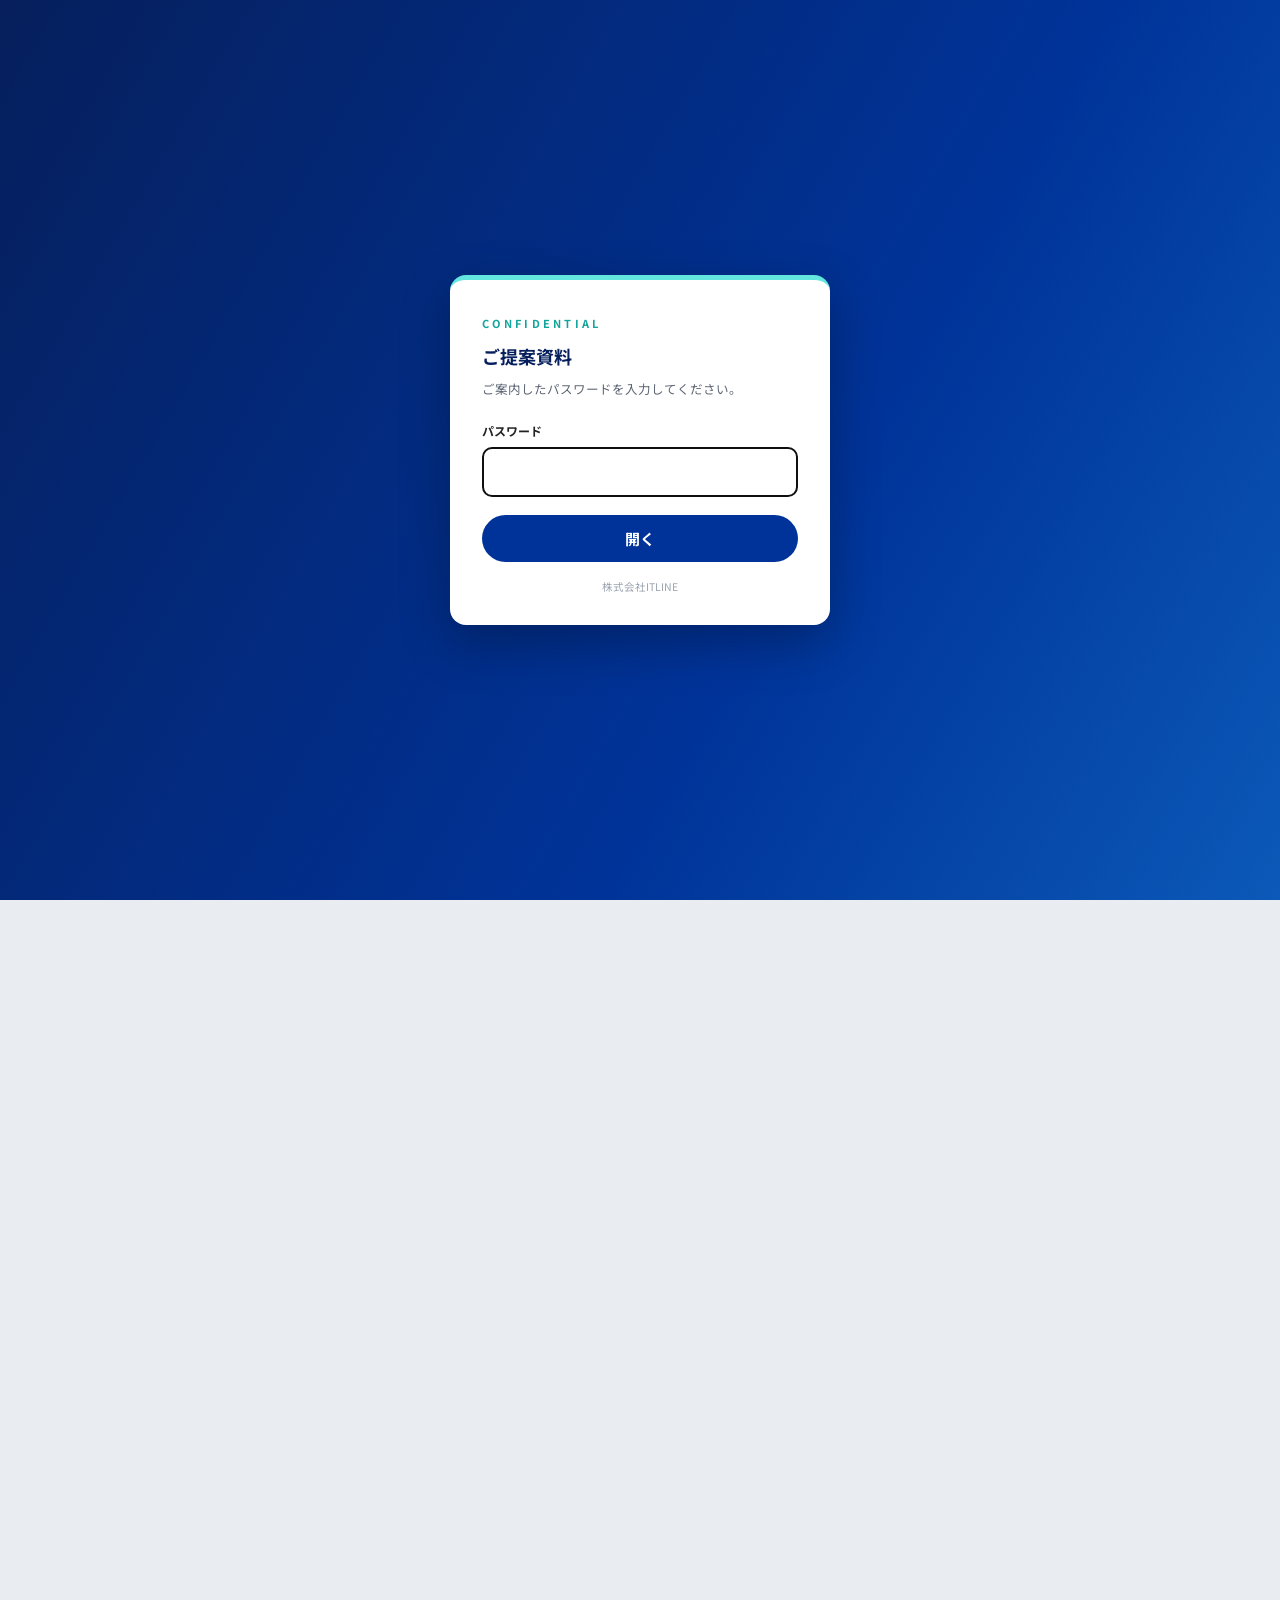
<file: HICA_ワイヤーフレーム.html>
<!DOCTYPE html>
<html lang="ja">
<head>
<meta charset="UTF-8">
<!-- ITLINE-GATE:BEGIN -->
<script>(function(){
  var H='806a9a7295577b2c24327f92393ec7fa1c0b36e0c2b4920e9fe61944fb394042',K='itlineGate:'+H.slice(0,16),S='itline-proposal-gate:';
  try{ if(localStorage.getItem(K)===H) return; }catch(e){}
  document.write('<style id="__gs">html{visibility:hidden!important}#__gate,#__gate *{visibility:visible!important}</style>');
  function hex(b){return Array.prototype.map.call(new Uint8Array(b),function(x){return ('0'+x.toString(16)).slice(-2)}).join('')}
  function build(){
    var w=document.createElement('div'); w.id='__gate';
    w.setAttribute('style','position:fixed;inset:0;z-index:2147483647;background:linear-gradient(120deg,#061f5c,#003399 62%,#0b59b8);display:flex;align-items:center;justify-content:center;padding:20px;font-family:"Noto Sans JP","Yu Gothic UI","Hiragino Kaku Gothic ProN",sans-serif');
    w.innerHTML='<form id="__gf" style="background:#fff;border-radius:16px;box-shadow:0 18px 50px rgba(0,0,0,.28);padding:34px 32px 28px;width:100%;max-width:380px;box-sizing:border-box;border-top:5px solid #63e6de">'
      +'<div style="font-size:11px;font-weight:700;letter-spacing:.3em;color:#12a59c">CONFIDENTIAL</div>'
      +'<div style="font-size:18px;font-weight:700;margin:10px 0 6px;color:#061f5c;line-height:1.6">ご提案資料</div>'
      +'<p style="font-size:12.5px;line-height:1.9;color:#5b6472;margin:0 0 20px">ご案内したパスワードを入力してください。</p>'
      +'<label for="__gp" style="display:block;font-size:12px;font-weight:700;color:#222;margin-bottom:6px">パスワード</label>'
      +'<input id="__gp" type="password" autocomplete="current-password" style="width:100%;box-sizing:border-box;font-size:16px;padding:12px 13px;border:1px solid #cfd6e2;border-radius:9px;font-family:inherit">'
      +'<p id="__ge" style="display:none;font-size:12px;color:#c0392b;font-weight:700;margin:12px 0 0">パスワードが違います。</p>'
      +'<button type="submit" style="width:100%;margin-top:18px;background:#003399;color:#fff;border:0;border-radius:999px;font-size:15px;font-weight:700;padding:13px;cursor:pointer;font-family:inherit">開く</button>'
      +'<p style="font-size:10.5px;color:#9aa3b0;line-height:1.8;margin:16px 0 0;text-align:center">株式会社ITLINE</p>'
      +'</form>';
    document.body.appendChild(w);
    var p=document.getElementById('__gp'), e=document.getElementById('__ge'); p.focus();
    document.getElementById('__gf').addEventListener('submit',function(ev){
      ev.preventDefault();
      if(!(window.crypto&&crypto.subtle)){ e.textContent='このブラウザでは開けません。別のブラウザでお試しください。'; e.style.display='block'; return; }
      crypto.subtle.digest('SHA-256',new TextEncoder().encode(S+p.value)).then(function(b){
        if(hex(b)===H){ try{localStorage.setItem(K,H);}catch(x){} location.reload(); }
        else{ e.style.display='block'; p.value=''; p.focus(); }
      });
    });
  }
  if(document.readyState==='loading') document.addEventListener('DOMContentLoaded',build); else build();
})();</script>
<!-- ITLINE-GATE:END -->
<meta name="viewport" content="width=device-width, initial-scale=1.0">
<meta name="robots" content="noindex,nofollow">
<title>ワイヤーフレーム — HICA Webサイトリニューアル（TMORI, LLC dba Hawaii Cosmetology Academy）</title>
<link href="https://fonts.googleapis.com/css2?family=Noto+Sans+JP:wght@400;500;700;800&display=swap" rel="stylesheet">
<style>
:root{--base:#f5f7fa;--line:#d8dee8;--text:#1f2937;--sub:#6b7280;--dark:#111827;--white:#fff;--accent:#0E8C93;--gold:#B8933F;--wire:#e5e9f0;--note:#FFF8DB;--noteb:#E8CF6A}
*{box-sizing:border-box;margin:0;padding:0}
body{font-family:"Noto Sans JP",system-ui,sans-serif;color:var(--text);background:#e9edf2;line-height:1.7;font-size:14px}
.tool{position:sticky;top:0;z-index:200;background:var(--dark);color:#fff;padding:8px 14px;display:flex;gap:12px;align-items:center}
.tool .tt{font-weight:700;font-size:13px;white-space:nowrap}.tool .tt small{display:block;font-size:9.5px;font-weight:400;color:#9ca3af;letter-spacing:.1em}
.tabs{display:flex;gap:5px;overflow-x:auto;flex:1;align-items:center;padding:2px 0;scrollbar-width:thin}
.tabs i{font-style:normal;font-size:9.5px;color:#9ca3af;white-space:nowrap;margin:0 2px 0 8px;border-left:1px solid #4b5563;padding-left:10px}
.tabs button{font:inherit;font-size:11.5px;white-space:nowrap;border:1px solid #4b5563;background:transparent;color:#d1d5db;border-radius:999px;padding:4px 11px;cursor:pointer}
.tabs button.on{background:#fff;color:var(--dark);border-color:#fff;font-weight:700}
.tabs em,.add{font-style:normal;font-size:9px;font-weight:700;background:#C2556B;color:#fff;border-radius:3px;padding:0 5px;margin-left:5px;vertical-align:middle;white-space:nowrap}
.sw{display:flex;gap:4px}.sw button{font:inherit;font-size:11.5px;font-weight:700;border:1px solid #4b5563;background:transparent;color:#d1d5db;border-radius:6px;padding:4px 10px;cursor:pointer;white-space:nowrap}
.sw button.on{background:var(--accent);border-color:var(--accent);color:#fff}
.screen{display:none}.screen.on{display:block}
.smeta{max-width:1280px;margin:18px auto 10px;padding:0 16px;display:flex;justify-content:space-between;gap:14px;align-items:flex-end;flex-wrap:wrap}
.smeta small{display:block;color:var(--sub);font-size:11px}.smeta b{font-size:18px}.smeta .en{font-size:11px;color:var(--accent);font-weight:700;letter-spacing:.12em;margin-left:10px;text-transform:uppercase}
.chips{display:flex;gap:6px;flex-wrap:wrap}.chips span{font-size:11px;background:#fff;border:1px solid var(--line);border-radius:5px;padding:2px 9px}.chips .u{color:var(--gold);font-weight:700}
.stagewrap{padding:0 16px 60px}
.stage{container:stage / inline-size;max-width:1280px;margin:0 auto;background:var(--base);border:1px solid #c9d1dc;box-shadow:0 10px 30px rgba(17,24,39,.08);transition:max-width .25s}
body.sp .stage{max-width:375px;border-radius:26px;border:8px solid #1f2937;overflow:hidden}
body.nonote .why{display:none}
.page{position:relative;background:var(--base)}
.container{width:min(1180px,92%);margin:0 auto}
.sec{padding:64px 0;border-bottom:1px dashed var(--line)}
.st{margin-bottom:28px}.st .en,.en{color:var(--accent);font-size:12px;font-weight:700;letter-spacing:.14em;text-transform:uppercase}
.en.s{margin-top:14px;font-size:11px}
.st h2{font-size:28px;margin-top:4px;line-height:1.35}.st p{color:var(--sub);margin-top:8px;max-width:720px;font-size:13px}
.why{background:var(--note);border:1px dashed var(--noteb);border-radius:8px;padding:9px 13px 9px 13px;font-size:12px;color:#5b4a12;margin-bottom:18px;line-height:1.65}
.why b:first-child{display:inline-block;background:#E8CF6A;color:#4a3b06;border-radius:4px;font-size:10px;padding:0 7px;margin-right:8px}
.wire-box{position:relative;background:var(--wire);border:1px solid var(--line);border-radius:12px;display:grid;place-items:center;color:#64748b;font-size:13px;font-weight:600;text-align:center;padding:14px;line-height:1.6}
.wire-box.dk{background:#3b4250;border-color:#4b5563;color:#cbd5e1}
.wire-box.video::after{content:"▶";position:absolute;right:14px;bottom:10px;width:34px;height:34px;border-radius:50%;background:rgba(17,24,39,.55);color:#fff;display:grid;place-items:center;font-size:12px}
.aid{position:absolute;left:8px;top:8px;background:var(--dark);color:#fff;font-size:10px;font-weight:700;border-radius:4px;padding:1px 7px;letter-spacing:.02em}
.btn{display:inline-flex;align-items:center;justify-content:center;min-height:44px;padding:0 22px;border-radius:999px;background:var(--dark);color:#fff;font-weight:700;font-size:13px;white-space:nowrap}
.btn.alt{background:#fff;color:var(--dark);border:1.5px solid var(--dark)}.btn.ghost{background:transparent;color:var(--text);border:1px solid #9ca3af;font-weight:500}
.btn.sm{min-height:32px;padding:0 14px;font-size:12px}
.row{display:flex;gap:10px;flex-wrap:wrap;align-items:center;margin-top:14px}.row.c{justify-content:center;margin-top:26px}.row.sb{justify-content:space-between;margin-top:0}.row.nw{flex-wrap:nowrap;align-items:flex-start;margin-top:0}.row.nw .wire-box{flex:0 0 150px}
.grid{display:grid;gap:22px}.g2{grid-template-columns:1fr 1fr}.g3{grid-template-columns:repeat(3,1fr)}.g4{grid-template-columns:repeat(4,1fr)}.g6{grid-template-columns:repeat(6,1fr);gap:10px}
.card{background:#fff;border:1px solid var(--line);border-radius:14px;padding:18px}.card.flat{background:#fafbfc}.card.dim{opacity:.6}.card.link{border-style:dashed}
.card h3,.panel h3{font-size:16px;margin:10px 0 4px;line-height:1.45}.card .wire-box+h3{margin-top:14px}.card p{color:var(--sub);font-size:13px}.card small,small{color:var(--sub);font-size:11.5px}
.num{font-size:28px;font-weight:800;color:#cbd5e1;line-height:1}
.tag{display:inline-block;font-size:11px;font-weight:700;border:1px solid #9ca3af;border-radius:4px;padding:0 8px;color:#374151;background:#fff;white-space:nowrap}
.tag.ln{border-color:var(--gold);color:#7a5c14;background:#FBF4E2}.tag.ok{border-color:#3d9a6a;color:#22663f;background:#EAF6EF}.tag.ng{border-color:#C2556B;color:#8E2F45;background:#FFF1F3}
.list>div{display:flex;gap:14px;align-items:center;padding:11px 4px;border-bottom:1px solid var(--line);font-size:13px}.list>div>span{flex:1}.list time{color:var(--sub);font-size:12px;white-space:nowrap}.list em{font-style:normal;font-weight:700;white-space:nowrap}.list i{font-style:normal;font-size:12px;border:1px solid #9ca3af;border-radius:999px;padding:1px 12px;white-space:nowrap}
.list.sel>div{background:#fff;border:1px solid var(--line);border-radius:10px;padding:13px 16px;margin-bottom:8px}.list.sel>div.on{border:2px solid var(--dark)}.list.sel>div.on i{background:var(--dark);color:#fff;border-color:var(--dark)}
.tbl{border:1px solid var(--line);border-radius:10px;overflow:hidden;background:#fff;margin:10px 0}.tbl .tr{display:grid;grid-template-columns:150px 1fr;border-bottom:1px solid var(--line);font-size:13px}.tbl .tr:last-child{border-bottom:0}.tbl .tr>span{padding:9px 13px}.tbl .th{background:#eef1f5;font-weight:700;font-size:12px}
.tbl:has(.th) .tr{grid-template-columns:1.2fr 1fr 2fr}.tbl.c4 .tr{grid-template-columns:1.4fr 1fr 1fr 1fr}.tbl.c5 .tr{grid-template-columns:1fr 2fr .6fr 1.3fr 1.2fr}.tbl.c6 .tr{grid-template-columns:36px 1fr 2.2fr 1fr .6fr 1.3fr}
.inpc{color:var(--accent);font-weight:700}
.hd{background:#fff;border-bottom:1px solid var(--line)}
.hd-u{background:var(--dark);color:#e5e7eb;font-size:11.5px}.hd-u .container{display:flex;gap:18px;align-items:center;height:32px}.hd-u .camp{flex:1;white-space:nowrap;overflow:hidden;text-overflow:ellipsis}
.hd-m .container{height:74px;display:flex;align-items:center;gap:26px}
.logo{font-weight:800;font-size:22px;letter-spacing:.08em;color:var(--dark)}.logo small{display:block;font-size:9px;font-weight:500;color:var(--sub);letter-spacing:.06em}
.gnav{display:flex;gap:26px;flex:1;justify-content:center}.gnav span{font-weight:700;font-size:14px;letter-spacing:.06em;text-align:center}.gnav small{display:block;font-weight:400;font-size:10px;color:var(--sub);letter-spacing:0}
.hd-c{display:flex;gap:8px}.sp-ic{display:none}
.bc{font-size:11.5px;color:var(--sub);padding:12px 0}
.hero{position:relative;border-bottom:1px dashed var(--line);padding-bottom:20px}.hero-v{position:relative}.hero-v>.wire-box{border-radius:0;border-left:0;border-right:0;background:#cfd6e0}
.hero.dark .hero-v>.wire-box{background:#2b313c}
.hero-v>.wire-box{place-items:start center;padding-top:64px}
.hero-c{position:absolute;left:6%;bottom:11%;max-width:560px;background:rgba(255,255,255,.86);padding:22px 26px;border-radius:6px}
.hero.dark .hero-c{background:rgba(17,24,39,.72);color:#fff}.hero.dark .hero-c p{color:#d1d5db}.hero.dark .hero-c .btn{background:#fff;color:var(--dark)}
.hero-c h1{font-size:40px;line-height:1.25;letter-spacing:.02em;margin:6px 0}.hero-c p{color:var(--sub);font-size:13px}
.scroll{position:absolute;right:4%;bottom:6%;font-size:10px;letter-spacing:.2em;color:#475569;font-weight:700}
.hero>.container{margin-top:16px}
.lhero{padding:44px 0 30px;border-bottom:1px dashed var(--line)}.lhero>.container:first-child{display:grid;grid-template-columns:1fr 1fr;gap:44px;align-items:center}.lhero h1{font-size:34px;line-height:1.35;margin:8px 0 12px}.lhero p{color:var(--sub)}.lhero>.container+.container{margin-top:22px}
.sec.dark{background:#1f2530;color:#e5e7eb;border-bottom-color:#374151}.sec.dark .st p,.sec.dark p{color:#aeb6c2}.sec.dark .btn{background:#fff;color:var(--dark)}.sec.dark .btn.ghost{background:transparent;color:#e5e7eb;border-color:#6b7280}.sec.dark .tag{background:transparent;color:#e5e7eb;border-color:#6b7280}
.lead-c{text-align:center;max-width:680px;margin:24px auto 0}
.steps{display:grid;grid-template-columns:repeat(5,1fr);gap:0}.steps>div{background:#fff;border:1px solid var(--line);padding:16px 12px;text-align:center;position:relative}.steps>div+div{border-left:0}.steps b{display:block;font-size:11px;color:var(--accent);letter-spacing:.1em}.steps span{font-weight:700;font-size:13px}
.stepper{display:flex;gap:8px;margin:6px 0 4px}.stepper span{flex:1;background:#fff;border:1px solid var(--line);border-radius:8px;padding:10px 12px;font-size:13px;font-weight:700;color:#9ca3af;display:flex;gap:9px;align-items:center}.stepper b{width:24px;height:24px;border-radius:50%;background:#d1d5db;color:#fff;display:grid;place-items:center;font-size:12px;flex:none}.stepper .on{color:var(--dark);border-color:var(--dark)}.stepper .on b{background:var(--dark)}
.filt{display:flex;gap:8px;flex-wrap:wrap;margin-bottom:18px}.filt span{border:1px solid #9ca3af;border-radius:999px;padding:4px 16px;font-size:12.5px;background:#fff}.filt .on{background:var(--dark);color:#fff;border-color:var(--dark);font-weight:700}
.cal{border:1px solid var(--line);border-radius:10px;overflow:hidden;background:#fff;margin:12px 0}.cr{display:grid;grid-template-columns:64px repeat(7,1fr);border-bottom:1px solid var(--line)}.cr:last-child{border-bottom:0}.cr>span{padding:9px 2px;text-align:center;font-size:13px;border-left:1px solid var(--line)}.cr>span:first-child{border-left:0;font-size:11.5px;color:var(--sub)}.cr.h>span{background:#eef1f5;font-size:11px;font-weight:700;line-height:1.35}
.cr>span.mo{font-weight:700;color:var(--accent)}.cr>span.mt{color:#b7791f}.cr>span.mx{color:#cbd5e1;background:#f8fafc}.cr>span.ms{background:var(--dark);color:#fff;font-weight:700}
.fld{display:block;margin:10px 0}.fld>span{display:block;font-size:12px;font-weight:700;margin-bottom:4px}.fld i{font-style:normal;font-size:9.5px;background:#C2556B;color:#fff;border-radius:3px;padding:0 5px;margin-left:6px}
.inp{border:1px solid #9ca3af;border-radius:8px;min-height:42px;background:#fff;padding:9px 12px;font-size:13px;color:#9ca3af;display:flex;justify-content:space-between}.inp.ta{min-height:84px}.inp em{font-style:normal;color:var(--sub)}
.opt{max-width:420px}
.radio{display:flex;gap:10px;flex-wrap:wrap;margin:10px 0}.radio.col{flex-direction:column;gap:6px}.radio span{border:1px solid var(--line);border-radius:8px;padding:8px 13px;font-size:13px;background:#fff}.radio .on{border:2px solid var(--dark);font-weight:700}
hr{border:0;border-top:1px dashed var(--line);margin:16px 0}
.slots{display:grid;grid-template-columns:repeat(3,1fr);gap:8px;margin:12px 0 6px}.slots span{border:1px solid #9ca3af;border-radius:8px;text-align:center;font-size:12px;padding:6px;background:#fff}.slots .on{background:var(--dark);color:#fff}.slots .x{color:#cbd5e1;border-color:var(--line);text-decoration:line-through}
.stickysum{position:sticky;bottom:0;background:#fff;border-top:2px solid var(--dark);padding:12px 0;z-index:5}.stickysum .container{display:flex;justify-content:space-between;align-items:center;gap:14px}.stickysum .row{margin:0;flex-wrap:nowrap}.stickysum small{display:block}.price b,.price{font-size:20px}b.price{font-size:22px}
.pn{font-size:26px;line-height:1.4;margin:10px 0 4px}.thumbs{gap:8px;margin-top:8px}
.divider{margin:26px auto 4px;text-align:center}.divider span{display:inline-block;background:var(--dark);color:#fff;font-size:12px;font-weight:700;border-radius:999px;padding:4px 18px}
.ig .wire-box{border-radius:6px}
.ft{background:#fff;border-top:1px solid var(--line);padding:44px 0 26px;font-size:12.5px}
.ft-cta{display:flex;justify-content:space-between;align-items:center;gap:16px;flex-wrap:wrap;border:1px solid var(--line);border-radius:14px;padding:18px 22px;margin-bottom:30px;background:#fafbfc}.ft-cta b{font-size:18px}.ft-cta .row{margin:0}
.ft-map{display:grid;grid-template-columns:repeat(4,1fr);gap:26px;border-bottom:1px solid var(--line);padding-bottom:24px}.ft-map b{display:block;font-size:13px;letter-spacing:.08em;margin-bottom:8px;border-bottom:2px solid var(--dark);padding-bottom:4px}.ft-map b.mt{margin-top:18px}.ft-map span{display:block;color:#4b5563;padding:2px 0;font-size:12px}.ft-map .op{color:var(--gold);font-weight:700}
.ft-b{display:flex;justify-content:space-between;gap:20px;flex-wrap:wrap;padding-top:20px}.ft-b p{color:var(--sub);font-size:12px;margin-top:6px}.legal{display:flex;gap:14px;flex-wrap:wrap;align-items:flex-end;font-size:11.5px;color:var(--sub)}.legal small{width:100%;text-align:right}
.spcta{display:none}
.salonpage .hd{background:#111827;border-color:#374151}.salonpage .hd .logo,.salonpage .gnav span{color:#fff}.salonpage .hd-m .btn{background:#fff;color:var(--dark)}.salonpage .hd-m .btn.alt{background:transparent;color:#fff;border-color:#fff}.salonpage .burger,.salonpage .sp-ic{color:#fff}
/* app shell */
.app-top{background:#fff;border-bottom:1px solid var(--line);display:flex;justify-content:space-between;align-items:center;padding:10px 20px;gap:12px}.app-top .row{margin:0;font-size:12px;color:var(--sub)}
.app-body{display:grid;grid-template-columns:220px 1fr;min-height:640px}
.side{background:#fff;border-right:1px solid var(--line);padding:14px 10px;display:flex;flex-direction:column;gap:3px}.side span{font-size:12.5px;padding:8px 12px;border-radius:8px;color:#374151}.side .on{background:var(--dark);color:#fff;font-weight:700}
.main{padding:22px 24px 40px;display:grid;gap:18px;align-content:start;min-width:0}
.panel{background:#fff;border:1px solid var(--line);border-radius:12px;padding:16px 18px;min-width:0}.panel h3{margin-top:0;margin-bottom:10px}.panel .why{margin-bottom:12px}.panel.nw .why{display:none}
.kpi b{font-size:34px;line-height:1.1;font-weight:800}.kpi small{margin-left:6px}.kpi.row2{display:flex;gap:34px;margin-bottom:10px}
.pbar{height:16px;border-radius:999px;background:#e5e7eb;overflow:hidden;display:flex;margin-top:8px}.pbar i{background:var(--dark)}.pbar u{background:repeating-linear-gradient(45deg,#9ca3af 0 5px,#d1d5db 5px 10px)}.pbl{font-size:11.5px;color:var(--sub);margin-top:6px}
.mile{display:flex;gap:22px;align-items:center;flex-wrap:wrap}.mile .grow{flex:1;min-width:240px}
.clock{display:grid;grid-template-columns:1fr 1.4fr;gap:24px;align-items:center}.now{text-align:center}.now b{display:block;font-size:54px;font-weight:800;line-height:1.1}.cbtn{display:grid;grid-template-columns:repeat(3,1fr);gap:12px}.cbtn span{border:2px solid var(--dark);border-radius:16px;min-height:96px;display:grid;place-items:center;font-size:17px;font-weight:700;background:#fff}.cbtn .pri{background:var(--dark);color:#fff}.cbtn .dis{border-color:#d1d5db;color:#cbd5e1}
/* memo */
.memo{max-width:1180px;margin:26px auto 70px;padding:0 16px}.mh{border-left:5px solid var(--gold);padding-left:16px;margin-bottom:20px}.mh h1{font-size:24px}.mh p{font-size:12.5px;color:var(--sub);margin-top:6px}
.mgrid{display:grid;grid-template-columns:1fr 1fr;gap:16px}.mcard{background:#fff;border:1px solid var(--line);border-radius:12px;padding:16px 20px}.mcard.wide{margin-top:16px}.mcard h3{font-size:14px;color:var(--accent);margin-bottom:8px;border-bottom:1px solid var(--line);padding-bottom:6px}.mcard ul{margin-left:18px;font-size:13px}.mcard li{margin-bottom:4px}.mcard ul.cols{columns:2;column-gap:34px}
.tbl.idx .tr{grid-template-columns:40px 2.2fr .8fr 2.4fr 1fr .9fr 1.5fr!important;font-size:12.5px}.tbl.idx a{color:var(--dark)}.tbl.idx .u{color:var(--gold);font-size:11.5px;word-break:break-all}
.foot{max-width:1180px;margin:0 auto 40px;padding:0 16px;font-size:11px;color:var(--sub);text-align:right}
/* ---- SP（ステージ幅で切替：PC表示中の「SP」切替・実機スマホの両方に効く） ---- */
@container stage (max-width:700px){
 .sec{padding:38px 0}.st h2{font-size:21px}.g2,.g3,.g4{grid-template-columns:1fr}.g4.kp,.ig,.thumbs{grid-template-columns:1fr 1fr}.g6.ig{grid-template-columns:repeat(3,1fr)}.grid{gap:14px}
 .sp-hide,.gnav,.hd-c{display:none}.sp-ic{display:flex;gap:12px;margin-left:auto;font-size:11px;align-items:center}.burger{font-size:22px;line-height:1;text-align:center}.burger small{display:block;font-size:8px}
 .hd-m .container{height:56px}.logo{font-size:19px}
 .hero-v>.wire-box{min-height:560px!important}.hero-c{left:5%;right:5%;bottom:7%;padding:16px}.hero-c h1{font-size:26px}.scroll{display:none}
 .lhero>.container:first-child{grid-template-columns:1fr;gap:20px}.lhero h1{font-size:24px}.lhero .wire-box{min-height:200px!important}
 .steps{grid-template-columns:1fr}.steps>div+div{border-left:1px solid var(--line);border-top:0}
 .stepper{flex-direction:column;gap:5px}.stepper span{padding:7px 10px;font-size:12px}
 .row.nw{flex-wrap:wrap}.row.nw .wire-box{flex:1 0 100%}
 .ft-map{grid-template-columns:1fr;gap:0;padding-bottom:10px}.ft-map>div{border-bottom:1px solid var(--line);padding:10px 0}.ft-map b{border:0;margin:0;padding:0}.ft-map b::after{content:"＋";float:right}.ft-map span{display:none}.ft-map b.mt{margin-top:12px}
 .ft-cta .row{width:100%}.ft-cta .btn{flex:1 0 100%}.legal small{text-align:left}
 .spcta{display:flex;gap:8px;position:sticky;bottom:0;background:#fff;border-top:1px solid var(--line);padding:9px 10px;z-index:6}.spcta .btn{flex:1;min-height:42px;padding:0 6px;font-size:12.5px}
 .nocta .spcta{display:none}
 .stickysum .container{flex-direction:column;align-items:stretch;gap:6px}.stickysum .row{justify-content:space-between}
 .cr{grid-template-columns:44px repeat(7,1fr)}.cr>span{font-size:12px;padding:8px 0}.cr.h>span{font-size:9.5px}
 .tbl .tr{grid-template-columns:96px 1fr}.tbl:has(.th) .tr,.tbl.c4 .tr,.tbl.c5 .tr,.tbl.c6 .tr{font-size:11.5px}.tbl .tr>span{padding:8px 8px}
 .tbl.c5 .tr,.tbl.c6 .tr{grid-template-columns:1fr 1fr;border-bottom:6px solid #eef1f5}.tbl.c5 .th,.tbl.c6 .th{display:none}.tbl.c5 .tr>span:nth-child(2),.tbl.c6 .tr>span:nth-child(3){grid-column:1 / -1;font-weight:700}
 .app-top{padding:8px 12px}.app-top .row span:nth-child(2){display:none}
 .app-body{grid-template-columns:1fr}.side{flex-direction:row;overflow-x:auto;border-right:0;border-bottom:1px solid var(--line);padding:8px}.side span{white-space:nowrap;border:1px solid var(--line);border-radius:999px;padding:5px 12px}
 .main{padding:14px 12px 30px;gap:12px}
 .clock{grid-template-columns:1fr}.cbtn span{min-height:84px}.now b{font-size:46px}
 .opt{max-width:none}
}
@media(max-width:800px){.tool{flex-wrap:wrap}.tabs{order:3;flex:1 0 100%}.sw .pcsp{display:none}.mgrid{grid-template-columns:1fr}.mcard ul.cols{columns:1}.stagewrap{padding:0 0 40px}.stage{border-left:0;border-right:0}.tbl.idx{overflow-x:auto}.tbl.idx .tr{min-width:760px}}
@media print{.tool{display:none}.screen{display:block!important;break-before:page}body{background:#fff}.stage{box-shadow:none}.spcta,.stickysum{position:static}}
</style>
</head>
<body>
<div class="tool"><div class="tt">HICA ワイヤーフレーム<small>WIREFRAME 2026.10</small></div><div class="tabs"><button data-s="memo" class="on">要件メモ</button><i>公開エリア</i><button data-s="home">ホーム</button><button data-s="course">エステコース</button><button data-s="intl">日本人留学生の方へ</button><button data-s="salon">高級エステサロン</button><button data-s="book">オンライン予約</button><button data-s="product">商品詳細</button><button data-s="camp">キャンペーン・新着<em>追加</em></button><button data-s="voices">お客様・卒業生の声<em>追加</em></button><button data-s="community">コミュニティ<em>追加</em></button><i>ログインエリア</i><button data-s="mypage">会員マイページ</button><button data-s="portal">学生ポータル／マイレージ</button><button data-s="clinic">Student Clinic予約<em>追加</em></button><button data-s="therapist">面貸し 空き枠の予約<em>追加</em></button><button data-s="staff">勤怠 打刻<em>追加</em></button><button data-s="admin">管理画面<em>追加</em></button></div>
<div class="sw"><button id="b-pc" class="on pcsp">PC</button><button id="b-sp" class="pcsp">SP</button><button id="b-note" class="on">注記</button></div></div>
<div class="screen on" id="s-memo"><div class="memo">
 <div class="mh"><div class="en">WIREFRAME ／ DESIGN MEMO</div><h1>HICA Webサイトリニューアル ワイヤーフレーム</h1>
 <p>クライアント：<b>TMORI, LLC dba Hawaii Cosmetology Academy（HICA／ハワイ・コスメトロジー・アカデミー）</b>　｜　作成：株式会社ITLINE ワイヤーフレーム課　｜　2026-10-04　｜　準拠：サイトマップ【改訂版】（フェーズ1＝113p／フェーズ2＝123p）</p></div>
 <div class="mgrid">
  <div class="mcard"><h3>現サイト</h3><ul><li>URL：hawaiicosmetologyacademy.com（Wix ビジネスプラン）→ <b>WordPress</b> へ移行</li><li>所在地：1750 Kalakaua Ave., Century Center Suite 3004, Honolulu, HI 96826（現行サイト記載）</li><li>学校・サロン・留学案内が1つの枠に並列で、目的に到達しにくい</li><li>サロン名称の不統一（HICA SALON／HICA SPA／Facial Wellness など）</li><li>$45の学生施術と$150〜190のRitualが同列で高級路線がぼやける</li><li>トップに情報過多、「Apply Today!」のリンク先がトップ自身などの導線不具合</li><li>Gmail連絡先・誤字・汎用ストック画像／日本語は1ページのみ</li></ul></div>
  <div class="mcard"><h3>クライアント要望</h3><ul><li>スクールとサロンの一体性をWebで体験できる形に（ブランド統合）</li><li>学生ポータル：シラバス・講義動画・小テスト・実習予約・<b>インターン研修100時間のマイレージと承認</b></li><li>サロン会員マイページ：予約・履歴・カルテ・回数券／ギフト・注文履歴</li><li><b>今回追加</b>：Student Clinic（知人施術の場所予約）／面貸し／従業員の勤怠／HICA管理画面／キャンペーンと価格管理／声／コミュニティ／留学生向け強化</li><li>決済は<b>Clover</b>に集約、共通ID「HICA ID」で役割切替、日英対応、SNS連携</li><li>予算は抑えめ → Step1（公開）→Step2（会員・予約・EC・面貸し・管理）→Step3（学生ポータル・承認・勤怠）の段階構築</li></ul></div>
  <div class="mcard"><h3>打ち出したいこと</h3><ul><li>コンセプト：<b>Learn it. Experience it.（学ぶ、そして体験する）</b></li><li>「サロンで体験した人が、スクールで学ぶ」「学ぶ人がサロンで腕を磨く」循環（Academy Menu）</li><li>1974年から続く手技の系譜と看板技術 Kao Lomi Lomi</li><li>高級エステサロン（<b>名称未定</b>・商標調査後に確定）の高級感</li><li>日本人留学生・日本人観光客への日本語導線</li></ul></div>
  <div class="mcard"><h3>トンマナ参照先・デザイン方針</h3><ul><li>参考：<b>HAIR ICI</b>（白黒のコントラスト／大きな余白／大きな英字／ナビ最小限／ファッション誌的）</li><li>ブランドカラー：白基調、<b>金・ターコイズは差し色</b></li><li>トップ：全画面のハワイ動画（15〜25秒・無音ループ・PC横長/SP縦長・5MB以下）</li><li><b>サロンページ＝暗い配色×大きな写真</b>／<b>スクールページ＝明るく読みやすく</b></li><li>予約画面の参考：カウラナ ハワイアンロミロミ（TOL）＝メニュー→日付・時間→お客様情報</li></ul></div>
 </div>
 <div class="mcard wide"><h3>このワイヤーフレームの見方</h3><ul class="cols">
  <li>上部タブで画面を切替、右上の <b>PC／SP</b> で表示幅を切替（SPは375px。実機のスマホで開いた場合も同じSPレイアウト）。</li>
  <li>黄色の<b>「設計意図」</b>は「なぜこの順序・要素か」の注記。右上の「注記」ボタンで非表示にできます。</li>
  <li>グレーの枠は写真・動画・図版の予定位置。左上の <b>P-01／V-01／G-07</b> 等は「写真・グラフィック素材リスト」のIDです（全73点・現時点ですべて未着手）。</li>
  <li>文言は仮（「テキストが入ります。」）。<b>画面内の人名・日付・時間数・件数・金額はすべて表示例（ダミー）</b>で、実際の料金・実績ではありません。色・書体・写真は次工程のデザインで確定します。</li>
  <li>全123ページのうち、<b>テンプレートの型になる主要15画面</b>を作成。<em class="add">追加</em>＝今回の資料改訂で新設された画面。ページ名・URL・Step・ログイン要否はサイトマップ改訂版と一致。</li>
  <li><b>画面はフェーズ1（エステのみ・113ページ）公開時点</b>の状態。フェーズ2（ヘア追加）での差分は各画面の設計意図に記載。</li>
  <li>ヘッダー主ナビ（Academy／Salons／Shop／Retreat／Our Story）は、企画書の「Home／Academy／Salons／Retreat／Our Story／Contact」をもとに Shop の追加に合わせて調整したITLINE提案。フッターの全展開もITLINE提案。Contact を主ナビから外してよいかは要確認。</li></ul></div>
 <div class="mcard wide"><h3>収録画面とサイトマップの対応</h3>
  <div class="tbl idx"><div class="tr th"><span>#</span><span>画面</span><span>ツリーNo.</span><span>URL（案）</span><span>エリア</span><span>Step</span><span>ログイン</span></div><div class="tr"><span>01</span><span><a href="#home" data-go="home"><b>ホーム</b></a><br><small>Home</small></span><span>1</span><span class="u">/</span><span>公開エリア</span><span>Step1</span><span>不要</span></div><div class="tr"><span>02</span><span><a href="#course" data-go="course"><b>エステコース</b></a><br><small>Esthetics Course</small></span><span>2.1</span><span class="u">/academy/esthetics/</span><span>公開エリア</span><span>Step1</span><span>不要</span></div><div class="tr"><span>03</span><span><a href="#intl" data-go="intl"><b>日本人留学生の方へ（留学案内）</b></a><br><small>International Students</small></span><span>2.5</span><span class="u">/academy/international/</span><span>公開エリア</span><span>Step1</span><span>不要</span></div><div class="tr"><span>04</span><span><a href="#salon" data-go="salon"><b>高級エステサロン（名称未定）</b></a><br><small>Esthetic Salon (Name TBD)</small></span><span>3.1</span><span class="u">/salons/esthetic/</span><span>公開エリア</span><span>Step1</span><span>不要</span></div><div class="tr"><span>05</span><span><a href="#book" data-go="book"><b>オンライン予約</b></a><br><small>Book Online</small></span><span>3.1.6</span><span class="u">/salons/esthetic/book/</span><span>公開エリア</span><span>Step2</span><span>ゲスト可(会員推奨)</span></div><div class="tr"><span>06</span><span><a href="#product" data-go="product"><b>商品詳細</b></a><br><small>Product</small></span><span>4.2.1</span><span class="u">/shop/products/{商品名}/</span><span>公開エリア</span><span>Step2</span><span>不要</span></div><div class="tr"><span>07</span><span><a href="#camp" data-go="camp"><b>キャンペーン・新着（一覧／詳細）</b></a><em class=add>追加</em><br><small>News & Campaigns</small></span><span>12 / 12.1</span><span class="u">/campaigns/ ・ /campaigns/{キャンペーン名}/</span><span>公開エリア</span><span>Step1</span><span>不要</span></div><div class="tr"><span>08</span><span><a href="#voices" data-go="voices"><b>お客様・卒業生の声</b></a><em class=add>追加</em><br><small>Voices</small></span><span>13</span><span class="u">/voices/</span><span>公開エリア</span><span>Step1</span><span>不要</span></div><div class="tr"><span>09</span><span><a href="#community" data-go="community"><b>コミュニティ</b></a><em class=add>追加</em><br><small>Community</small></span><span>14</span><span class="u">/community/</span><span>公開エリア</span><span>Step1</span><span>不要（申込はStep2・ゲスト可）</span></div><div class="tr"><span>10</span><span><a href="#mypage" data-go="mypage"><b>サロン会員 マイページ</b></a><br><small>My Page</small></span><span>6.2</span><span class="u">/member/mypage/</span><span>ログインエリア</span><span>Step2</span><span>要</span></div><div class="tr"><span>11</span><span><a href="#portal" data-go="portal"><b>学生ポータル ダッシュボード／インターン実績（マイレージ）</b></a><br><small>Dashboard / Internship Mileage</small></span><span>7.2 / 7.2.4</span><span class="u">/portal/dashboard/ ・ /portal/internship/</span><span>ログインエリア</span><span>Step3</span><span>要</span></div><div class="tr"><span>12</span><span><a href="#clinic" data-go="clinic"><b>施術枠の予約（Student Clinic）</b></a><em class=add>追加</em><br><small>Clinic Booking</small></span><span>7.2.5</span><span class="u">/portal/clinic-booking/</span><span>ログインエリア</span><span>Step3</span><span>要</span></div><div class="tr"><span>13</span><span><a href="#therapist" data-go="therapist"><b>施術者（面貸し）空き枠の予約</b></a><em class=add>追加</em><br><small>Book a Room</small></span><span>8.2</span><span class="u">/therapist/booking/</span><span>ログインエリア</span><span>Step2</span><span>要</span></div><div class="tr"><span>14</span><span><a href="#staff" data-go="staff"><b>従業員（勤怠）打刻・勤務時間</b></a><em class=add>追加</em><br><small>Time Clock</small></span><span>9.1</span><span class="u">/staff/timeclock/</span><span>ログインエリア</span><span>Step3</span><span>要</span></div><div class="tr"><span>15</span><span><a href="#admin" data-go="admin"><b>管理画面 承認待ちの一覧／価格・キャンペーン管理</b></a><em class=add>追加</em><br><small>Approvals / Pricing & Campaigns</small></span><span>10.1 / 10.3</span><span class="u">/admin/approvals/ ・ /admin/campaigns/</span><span>ログインエリア</span><span>Step3／Step2</span><span>要(管理者)</span></div></div></div>
 <div class="mcard wide"><h3>確認が必要な点（画面に影響）</h3><ul class="cols">
  <li>インターン要件は新資料の<b>「100時間」</b>で作成（旧スライドに「100名」表記あり）。</li><li>マイレージの「残り時間」の計算ルール（承認待ちを含めるか）。表示例は企画書の数値のまま。</li><li>高級エステサロンの名称・ロゴ（商標調査後）。</li><li>Cloverのオンライン決済可否・返金／回数券／分割への対応。</li><li>場所代・面貸しの料金と支払い方法、面貸しの契約条件（免許・保険・持ち込み・キャンセル）。</li><li>オンライン座学の時間算入（州委員会）とM-1留学生の扱い、CIMA進捗の自動取得可否。</li><li>声・写真掲載の同意範囲、Dermalogicaの販売許諾と素材ルール。</li><li>「1974年から続く手技の系譜」と創業者名は企画書、HICA設立年（2008年）はサイトツリーの記載による。現行サイトは「over 50 years」の表記のみのため、公開前に一次資料で確認。</li><li>正式社名の表記：企画書は「TMORI, LLC dba …」、現行サイトのフッターは「TMORI, LLC. dba …」（LLCの後にピリオド）。本資料は企画書の表記に統一。どちらを正とするか要確認。</li></ul></div>
</div></div>
<div class="screen" id="s-home"><div class="smeta"><div><small>サイトマップ No.1</small><b>ホーム</b><span class="en">Home</span></div><div class="chips"><span class="u">/</span><span>固定ページ</span><span>Step1</span><span>ログイン：不要</span><span>言語：日英</span></div></div><div class="stagewrap"><div class="stage"><div class="page "><header class="hd">
 <div class="hd-u"><div class="container"><span class="camp">CAMPAIGN｜キャンペーン告知テキストが入ります。 →</span><span class="sp-hide">JP / EN</span><span class="sp-hide">ログイン（HICA ID）</span><span class="sp-hide">カート(0)</span></div></div>
 <div class="hd-m"><div class="container">
  <div class="logo">HICA<small>ロゴ G-01</small></div>
  <nav class="gnav"><span>Academy<small>スクール</small></span><span>Salons<small>併設サロン</small></span><span>Shop<small>オンラインストア</small></span><span>Retreat<small>リトリート</small></span><span>Our Story<small>私たちについて</small></span></nav>
  <div class="hd-c"><span class="btn alt sm">説明会を予約</span><span class="btn sm">サロンを予約</span></div>
  <div class="sp-ic"><span>JP/EN</span><span>カート</span><span class="burger">≡<small>MENU</small></span></div>
 </div></div>
</header><section class="hero"><div class="hero-v"><div class="wire-box video" style="min-height:560px"><span class="aid">V-01 / 静止画 P-01</span><span>全画面ヒーロー動画（ハワイの海・空・光＋施術や学びの断片／15〜25秒・無音ループ）<br>PC＝横長 16:9／SP＝縦長 9:16／読み込み中と再生不可時は静止画</span></div>
 <div class="hero-c"><div class="en">LEARN IT. EXPERIENCE IT.</div><h1>学ぶ、そして体験する。</h1><p>テキストが入ります。</p><div class="row"><span class="btn alt">説明会を予約</span><span class="btn ">サロンを予約</span></div></div><div class="scroll">SCROLL ↓</div></div>
 <div class="container"><div class="why"><b>設計意図</b>ファーストビューは全画面動画を主役に、コピーは最小限（参考：HAIR ICIのモード系）。中央に人物を置かない構図の上に英字キャッチ＋2つのCTA（説明会＝学ぶ／サロン予約＝体験する）を重ね、「誰の何のサイトか」と2つの入口を最初の1画面で示す。</div></div></section><section class="sec "><div class="container"><div class="why"><b>設計意図</b>動画の直後に「スクール」と「サロン」を左右同格で並べ、どちらの目的の人も1スクロールで自分の入口に着けるゲートウェイにする。フェーズ2では同じ枠を「エステの世界／ヘアの世界」の2段に増やすだけで済む構成。</div><div class="st"><div class="en">TWO WORLDS, ONE PLACE</div><h2>エステの世界 ― 学ぶ場所と、体験する場所</h2><p>テキストが入ります。</p></div><div class="grid g2 "><div class="card "><div class="wire-box " style="min-height:260px"><span class="aid">P-04</span><span>実習風景（講師が指導）</span></div><div class="en s">ACADEMY</div><h3>スクール ― エステコース</h3><p>テキストが入ります。テキストが入ります。</p><div class="row"><span class="btn ghost">コースを見る</span><span class="btn alt">説明会を予約</span></div></div><div class="card "><div class="wire-box dk" style="min-height:260px"><span class="aid">P-02</span><span>高級エステサロンの空間</span></div><div class="en s">SALON</div><h3>高級エステサロン（名称未定）</h3><p>テキストが入ります。テキストが入ります。</p><div class="row"><span class="btn ghost">メニューを見る</span><span class="btn ">サロンを予約</span></div></div></div></div></section><section class="sec "><div class="container"><div class="why"><b>設計意図</b>ブランドの核である「サロンで体験→スクールで学ぶ」循環を図1枚で説明する。価格の違う2つのメニュー（Signature／Academy Menu）が混在して高級路線がぼやける現行の課題を、仕組みの説明を先に置くことで解消する。</div><div class="st"><div class="en">ACADEMY MENU</div><h2>学ぶ人と体験する人がつながる仕組み</h2><p>講師の監督下で学生が施術する「Academy Menu」。</p></div><div class="grid g2 "><div class="wire-box " style="min-height:280px"><span class="aid">G-07</span><span>「学ぶ⇔体験する」循環図</span></div><div><div class="card flat"><div class="row sb"><h3>Signature メニュー</h3><span class="tag ">講師・ライセンス保持者</span></div><p>テキストが入ります。</p></div><div class="card flat"><div class="row sb"><h3>Academy Menu（学生施術）</h3><span class="tag ">講師の監督下で学生が施術</span></div><p>テキストが入ります。</p></div><div class="row"><span class="btn ghost">Academy Menuについて</span></div></div></div></div></section><section class="sec "><div class="container"><div class="why"><b>設計意図</b>主力（学校・サロン）の後に、広がりとしての2事業を小さめに紹介。リトリートはTMORI直営の別事業であることをカード内に明記し、主従関係を崩さない。</div><div class="st"><div class="en">SHOP & RETREAT</div><h2>オンラインストアとリトリートツアー</h2></div><div class="grid g2 "><div class="card "><div class="wire-box " style="min-height:200px"><span class="aid">P-24</span><span>Dermalogica製品</span></div><div class="en s">SHOP</div><h3>オンラインストア（Dermalogica正規取扱店）</h3><p>テキストが入ります。</p><span class="btn ghost">商品を見る</span></div><div class="card "><div class="wire-box " style="min-height:200px"><span class="aid">P-19</span><span>自然の中のウェルネス</span></div><div class="en s">RETREAT</div><h3>リトリートツアー <span class="tag ln">運営：TMORI, LLC</span></h3><p>テキストが入ります。</p><span class="btn ghost">ツアーを見る</span></div></div></div></section><section class="sec "><div class="container"><div class="why"><b>設計意図</b>今回追加の要件。運営が管理画面で作ったキャンペーンを開始日〜終了日だけ自動掲載し、手作業の更新と「古い告知が残る」現行課題をなくす。サイトツリーの並びどおり、事業紹介（ストア／リトリート）の後・お知らせの前に置く。</div><div class="st"><div class="en">NEWS & CAMPAIGNS</div><h2>新着・キャンペーン</h2><p>管理画面で作成したキャンペーンが期間中だけ自動で3件並びます。</p></div><div class="grid g3 "><div class="card "><div class="wire-box " style="min-height:150px"><span class="aid">G-29 / P-30</span><span>キャンペーンバナー</span></div><div class="row"><span class="tag ">サロン</span><span class="tag ln">〜MM/DD</span></div><h3>キャンペーン名が入ります</h3><p>テキストが入ります。</p></div><div class="card "><div class="wire-box " style="min-height:150px"><span class="aid">G-29 / P-30</span><span>キャンペーンバナー</span></div><div class="row"><span class="tag ">スクール</span><span class="tag ln">〜MM/DD</span></div><h3>キャンペーン名が入ります</h3><p>テキストが入ります。</p></div><div class="card "><div class="wire-box " style="min-height:150px"><span class="aid">G-29 / P-30</span><span>キャンペーンバナー</span></div><div class="row"><span class="tag ">ストア</span><span class="tag ln">〜MM/DD</span></div><h3>キャンペーン名が入ります</h3><p>テキストが入ります。</p></div></div><div class="row c"><span class="btn ghost">キャンペーン一覧へ</span></div></div></section><section class="sec "><div class="container"><div class="why"><b>設計意図</b><b>ITLINE提案の追加セクション</b>（サイトツリーのホーム構成には記載なし。不要なら削除可）。「体験から入学へ」を人のつながりで後押しする新設2コンテンツへの入口。数値や宣伝文より実在の人の声を置き、信頼性の不足（現行課題）を補う。</div><div class="st"><div class="en">VOICES & COMMUNITY</div><h2>声とコミュニティ</h2></div><div class="grid g3 "><div class="card "><div class="wire-box " style="min-height:120px"><span class="aid">P-29</span><span>ポートレート</span></div><p>「テキストが入ります。」</p><small>お客様の声</small></div><div class="card "><div class="wire-box " style="min-height:120px"><span class="aid">P-14</span><span>ポートレート</span></div><p>「テキストが入ります。」</p><small>卒業生の声</small></div><div class="card "><div class="wire-box " style="min-height:120px"><span class="aid">P-28</span><span>月例パーティー</span></div><h3>次回のコミュニティ</h3><p>MM/DD（曜）・会場・参加費・定員</p><span class="btn ghost sm">参加を申し込む</span></div></div></div></section><section class="sec "><div class="container"><div class="why"><b>設計意図</b>更新頻度の高い情報は下段に集約。FAQ・ビザFAQ・問い合わせフォームまで1ページに詰め込んでいた現行トップから、各下層へ分離して一覧だけを残す。</div><div class="st"><div class="en">INFORMATION</div><h2>お知らせ</h2></div><div class="list"><div><time>2026.MM.DD</time><span class="tag ">スクール</span><span>テキストが入ります。</span></div><div><time>2026.MM.DD</time><span class="tag ">サロン</span><span>テキストが入ります。</span></div><div><time>2026.MM.DD</time><span class="tag ">お知らせ</span><span>テキストが入ります。</span></div></div></div></section><section class="sec "><div class="container"><div class="why"><b>設計意図</b>SNS連携要件。最新投稿の自動表示で「動いているサイト」に見せ、プロフィールの予約リンクと相互に行き来させる。最下段に置き、主要導線を邪魔しない。</div><div class="st"><div class="en">INSTAGRAM</div><h2>Instagram</h2><p>@HICA ／ @エステサロン（名称未定）</p></div><div class="grid g6 ig"><div class="wire-box " style="min-height:110px"><span>IG</span></div><div class="wire-box " style="min-height:110px"><span>IG</span></div><div class="wire-box " style="min-height:110px"><span>IG</span></div><div class="wire-box " style="min-height:110px"><span>IG</span></div><div class="wire-box " style="min-height:110px"><span>IG</span></div><div class="wire-box " style="min-height:110px"><span>IG</span></div></div></div></section><footer class="ft"><div class="container">
 <div class="ft-cta"><div><div class="en">CONTACT</div><b>ご相談・ご予約はこちら</b></div><div class="row"><span class="btn alt">説明会を予約</span><span class="btn">サロンを予約</span><span class="btn ghost">お問い合わせ・アクセス</span></div></div>
 <div class="ft-map">
  <div><b>Academy</b><span>エステコース</span><span>　カリキュラム／創業者の系譜／Kao Lomi Lomi／ワークショップ</span><span>ヘアコース（フェーズ2）</span><span>講師紹介</span><span>入学案内</span><span>　授業料／開講日程／出願方法／説明会・見学／出願フォーム</span><span>日本人留学生の方へ</span><span>就職・卒業生</span><span>よくある質問</span></div>
  <div><b>Salons</b><span>高級エステサロン（名称未定）</span><span>　Signature／Academy Menu／Kao Lomi Lomi Ritual／マッサージ／エステシャン紹介／オンライン予約</span><span>INSOLITE BEAUTE Hawaii（フェーズ2）</span><span>ギフトカード</span><span>予約・キャンセルポリシー</span><b class="mt">Shop</b><span>Dermalogicaについて</span><span>商品カテゴリ／肌質から選ぶ</span><span>配送・返品／FAQ</span></div>
  <div><b>Retreat</b><span>ツアーコンセプト／ツアー一覧</span><span>体験プログラム／宿泊・提携先</span><span>参加者の声／FAQ／申込</span><span>旅行条件・キャンセル規定</span><span class="op">運営：TMORI, LLC</span><b class="mt">Our Story</b><span>理念／沿革／運営チーム／会社概要</span></div>
  <div><b>More</b><span>キャンペーン・新着</span><span>お客様・卒業生の声</span><span>コミュニティ</span><span>ジャーナル</span><span>法人・提携先の方へ</span><span>お問い合わせ・アクセス</span><b class="mt">Login（HICA ID）</b><span>Member（サロン会員）</span><span>Student Portal（学生）</span><span>施術者（面貸し）</span><span>従業員（勤怠）</span></div>
 </div>
 <div class="ft-b"><div><div class="logo">HICA</div><p>TMORI, LLC dba Hawaii Cosmetology Academy<br>所在地・電話・独自ドメインのメールが入ります。</p><p class="sns">Instagram：HICA ／ Instagram：エステサロン ／ Instagram：INSOLITE BEAUTE Hawaii（フェーズ2） ／ Facebook</p></div>
 <div class="legal"><span>Privacy Policy</span><span>Terms of Use</span><span>Accessibility</span><span>Sitemap</span><span>JP / EN</span><small>© TMORI, LLC dba Hawaii Cosmetology Academy</small></div></div>
</div></footer>
<div class="spcta"><span class="btn alt">説明会を予約</span><span class="btn">サロンを予約</span></div></div></div></div></div><div class="screen" id="s-course"><div class="smeta"><div><small>サイトマップ No.2.1</small><b>エステコース</b><span class="en">Esthetics Course</span></div><div class="chips"><span class="u">/academy/esthetics/</span><span>固定ページ</span><span>Step1</span><span>ログイン：不要</span><span>言語：日英</span></div></div><div class="stagewrap"><div class="stage"><div class="page "><header class="hd">
 <div class="hd-u"><div class="container"><span class="camp">CAMPAIGN｜キャンペーン告知テキストが入ります。 →</span><span class="sp-hide">JP / EN</span><span class="sp-hide">ログイン（HICA ID）</span><span class="sp-hide">カート(0)</span></div></div>
 <div class="hd-m"><div class="container">
  <div class="logo">HICA<small>ロゴ G-01</small></div>
  <nav class="gnav"><span>Academy<small>スクール</small></span><span>Salons<small>併設サロン</small></span><span>Shop<small>オンラインストア</small></span><span>Retreat<small>リトリート</small></span><span>Our Story<small>私たちについて</small></span></nav>
  <div class="hd-c"><span class="btn alt sm">説明会を予約</span><span class="btn sm">サロンを予約</span></div>
  <div class="sp-ic"><span>JP/EN</span><span>カート</span><span class="burger">≡<small>MENU</small></span></div>
 </div></div>
</header><div class="bc container">Home ＞ Academy ＞ エステコース</div><section class="lhero"><div class="container"><div><div class="en">ESTHETICS COURSE</div><h1>エステコース</h1><p>テキストが入ります。テキストが入ります。</p><div class="row"><span class="btn alt">説明会を予約</span><span class="btn ghost">エステサロンで体験する</span></div></div><div class="wire-box " style="min-height:320px"><span class="aid">P-04</span><span>実習風景（講師が指導）</span></div></div><div class=container><div class="why"><b>設計意図</b>スクールページは「明るく読みやすく」。左にコース名と要約、右に実習写真の定番レイアウトで、入学希望者が最初に知りたい「何が学べて何の資格が取れるか」を即答する。CTAは説明会（主）とサロン体験（副）＝学ぶ⇔体験の相互リンク。</div></div></section><section class="sec "><div class="container"><div class="why"><b>設計意図</b>読み進める前に全体像を3点で掴ませる。詳細（カリキュラム・系譜・Kao Lomi Lomi）は第3階層へ分岐するため、ここは要約と入口に徹する。</div><div class="st"><div class="en">FEATURES</div><h2>コースの3つの特長</h2></div><div class="grid g3 "><div class="card "><div class="num">01</div><h3>1974年から続く手技の系譜</h3><p>テキストが入ります。テキストが入ります。</p><span class="btn ghost sm">創業者の系譜へ</span></div><div class="card "><div class="num">02</div><h3>Kao Lomi Lomi を学べる</h3><p>テキストが入ります。テキストが入ります。</p><span class="btn ghost sm">Kao Lomi Lomi へ</span></div><div class="card "><div class="num">03</div><h3>座学はオンライン、実習は来校</h3><p>テキストが入ります。テキストが入ります。</p><span class="btn ghost sm">カリキュラムへ</span></div></div></div></section><section class="sec "><div class="container"><div class="why"><b>設計意図</b>今回のリニューアルの目玉（学生ポータル）を入学前に伝える。図解を先、内訳グラフを後にして「通い方のイメージ→数字の裏づけ」の順。制度確認待ちの注記を枠として確保しておく。</div><div class="st"><div class="en">HOW YOU LEARN</div><h2>ハイブリッド学習 ― 600時間の内訳</h2><p>※オンライン座学の時間算入は州委員会の確認結果に合わせて記載します。</p></div><div class="grid g2 "><div class="wire-box " style="min-height:240px"><span class="aid">G-08</span><span>ハイブリッド学習の図解（オンライン座学＋来校実習）</span></div><div class="wire-box " style="min-height:240px"><span class="aid">G-09</span><span>カリキュラム内訳グラフ（座学・実習・インターン）</span></div></div><div class="row c"><span class="btn ghost">カリキュラムを詳しく見る</span></div></div></section><section class="sec "><div class="container"><div class="why"><b>設計意図</b>入学から資格取得・就職までを横一列のステップで示し、期間の見通しを与える。インターン研修100時間（マイレージ）をここで予告する。</div><div class="st"><div class="en">PATH TO LICENSE</div><h2>資格取得までの流れ</h2></div><div class="steps"><div><b>STEP 1</b><span>説明会・出願</span></div><div><b>STEP 2</b><span>座学（オンライン）</span></div><div><b>STEP 3</b><span>実習（来校）</span></div><div><b>STEP 4</b><span>インターン研修100時間</span></div><div><b>STEP 5</b><span>州試験・資格取得</span></div></div></div></section><section class="sec "><div class="container"><div class="why"><b>設計意図</b>スタッフ情報は共通データ（役割タグ「講師」）。「教わる先生の施術を受けられる」ことを見せ、サロン予約へも橋を架ける。</div><div class="st"><div class="en">INSTRUCTORS</div><h2>教わる先生</h2><p>講師がサロンのエステシャンを兼ねる場合があります（要確認）。</p></div><div class="grid g4 "><div class="card "><div class="wire-box " style="min-height:170px"><span class="aid">P-11</span><span>講師ポートレート</span></div><h3>講師名</h3><small>専門・担当コース</small><div class="row"><span class="btn ghost sm">この講師に学ぶ</span><span class="btn ghost sm">指名して予約</span></div></div><div class="card "><div class="wire-box " style="min-height:170px"><span class="aid">P-11</span><span>講師ポートレート</span></div><h3>講師名</h3><small>専門・担当コース</small><div class="row"><span class="btn ghost sm">この講師に学ぶ</span><span class="btn ghost sm">指名して予約</span></div></div><div class="card "><div class="wire-box " style="min-height:170px"><span class="aid">P-11</span><span>講師ポートレート</span></div><h3>講師名</h3><small>専門・担当コース</small><div class="row"><span class="btn ghost sm">この講師に学ぶ</span><span class="btn ghost sm">指名して予約</span></div></div><div class="card "><div class="wire-box " style="min-height:170px"><span class="aid">P-11</span><span>講師ポートレート</span></div><h3>講師名</h3><small>専門・担当コース</small><div class="row"><span class="btn ghost sm">この講師に学ぶ</span><span class="btn ghost sm">指名して予約</span></div></div></div></div></section><section class="sec "><div class="container"><div class="why"><b>設計意図</b>検討の最後のひと押し。声ページ（/voices/）の卒業生タブへ接続する。</div><div class="st"><div class="en">VOICES</div><h2>卒業生の声</h2></div><div class="grid g3 "><div class="card "><div class="wire-box " style="min-height:130px"><span class="aid">P-14</span><span>卒業生</span></div><p>「テキストが入ります。」</p><small>20XX年卒・現在の仕事</small></div><div class="card "><div class="wire-box " style="min-height:130px"><span class="aid">P-14</span><span>卒業生</span></div><p>「テキストが入ります。」</p><small>20XX年卒・現在の仕事</small></div><div class="card "><div class="wire-box " style="min-height:130px"><span class="aid">P-14</span><span>卒業生</span></div><p>「テキストが入ります。」</p><small>20XX年卒・現在の仕事</small></div></div></div></section><section class="sec "><div class="container"><div class="why"><b>設計意図</b>下層の出口を「説明会／授業料／開講日程／出願」の4択に整理。現行サイトの「Apply Today!がトップに戻る」導線不具合を、目的別の確かな行き先に置き換える。</div><div class="st"><div class="en">NEXT STEP</div><h2>次の一歩</h2></div><div class="grid g4 "><div class="card link"><h3>無料説明会・見学予約</h3><p>テキストが入ります。</p></div><div class="card link"><h3>授業料・お支払い</h3><p>テキストが入ります。</p></div><div class="card link"><h3>開講日程・時間割</h3><p>テキストが入ります。</p></div><div class="card link"><h3>入学資格・出願方法</h3><p>テキストが入ります。</p></div></div></div></section><footer class="ft"><div class="container">
 <div class="ft-cta"><div><div class="en">CONTACT</div><b>ご相談・ご予約はこちら</b></div><div class="row"><span class="btn alt">説明会を予約</span><span class="btn">サロンを予約</span><span class="btn ghost">お問い合わせ・アクセス</span></div></div>
 <div class="ft-map">
  <div><b>Academy</b><span>エステコース</span><span>　カリキュラム／創業者の系譜／Kao Lomi Lomi／ワークショップ</span><span>ヘアコース（フェーズ2）</span><span>講師紹介</span><span>入学案内</span><span>　授業料／開講日程／出願方法／説明会・見学／出願フォーム</span><span>日本人留学生の方へ</span><span>就職・卒業生</span><span>よくある質問</span></div>
  <div><b>Salons</b><span>高級エステサロン（名称未定）</span><span>　Signature／Academy Menu／Kao Lomi Lomi Ritual／マッサージ／エステシャン紹介／オンライン予約</span><span>INSOLITE BEAUTE Hawaii（フェーズ2）</span><span>ギフトカード</span><span>予約・キャンセルポリシー</span><b class="mt">Shop</b><span>Dermalogicaについて</span><span>商品カテゴリ／肌質から選ぶ</span><span>配送・返品／FAQ</span></div>
  <div><b>Retreat</b><span>ツアーコンセプト／ツアー一覧</span><span>体験プログラム／宿泊・提携先</span><span>参加者の声／FAQ／申込</span><span>旅行条件・キャンセル規定</span><span class="op">運営：TMORI, LLC</span><b class="mt">Our Story</b><span>理念／沿革／運営チーム／会社概要</span></div>
  <div><b>More</b><span>キャンペーン・新着</span><span>お客様・卒業生の声</span><span>コミュニティ</span><span>ジャーナル</span><span>法人・提携先の方へ</span><span>お問い合わせ・アクセス</span><b class="mt">Login（HICA ID）</b><span>Member（サロン会員）</span><span>Student Portal（学生）</span><span>施術者（面貸し）</span><span>従業員（勤怠）</span></div>
 </div>
 <div class="ft-b"><div><div class="logo">HICA</div><p>TMORI, LLC dba Hawaii Cosmetology Academy<br>所在地・電話・独自ドメインのメールが入ります。</p><p class="sns">Instagram：HICA ／ Instagram：エステサロン ／ Instagram：INSOLITE BEAUTE Hawaii（フェーズ2） ／ Facebook</p></div>
 <div class="legal"><span>Privacy Policy</span><span>Terms of Use</span><span>Accessibility</span><span>Sitemap</span><span>JP / EN</span><small>© TMORI, LLC dba Hawaii Cosmetology Academy</small></div></div>
</div></footer>
<div class="spcta"><span class="btn alt">説明会を予約</span><span class="btn">サロンを予約</span></div></div></div></div></div><div class="screen" id="s-intl"><div class="smeta"><div><small>サイトマップ No.2.5</small><b>日本人留学生の方へ（留学案内）</b><span class="en">International Students</span></div><div class="chips"><span class="u">/academy/international/</span><span>固定ページ</span><span>Step1</span><span>ログイン：不要</span><span>言語：日英</span></div></div><div class="stagewrap"><div class="stage"><div class="page "><header class="hd">
 <div class="hd-u"><div class="container"><span class="camp">CAMPAIGN｜キャンペーン告知テキストが入ります。 →</span><span class="sp-hide">JP / EN</span><span class="sp-hide">ログイン（HICA ID）</span><span class="sp-hide">カート(0)</span></div></div>
 <div class="hd-m"><div class="container">
  <div class="logo">HICA<small>ロゴ G-01</small></div>
  <nav class="gnav"><span>Academy<small>スクール</small></span><span>Salons<small>併設サロン</small></span><span>Shop<small>オンラインストア</small></span><span>Retreat<small>リトリート</small></span><span>Our Story<small>私たちについて</small></span></nav>
  <div class="hd-c"><span class="btn alt sm">説明会を予約</span><span class="btn sm">サロンを予約</span></div>
  <div class="sp-ic"><span>JP/EN</span><span>カート</span><span class="burger">≡<small>MENU</small></span></div>
 </div></div>
</header><div class="bc container">Home ＞ Academy ＞ 日本人留学生の方へ</div><section class="lhero"><div class="container"><div><div class="en">FOR STUDENTS FROM JAPAN</div><h1>日本からハワイへ。<br>エステシャン留学のご案内</h1><p>テキストが入ります。テキストが入ります。</p><div class="row"><span class="btn ">資料を請求する</span><span class="btn alt">日本語で相談する</span></div></div><div class="wire-box " style="min-height:320px"><span class="aid">P-15</span><span>留学生の生活・学校周辺</span></div></div><div class=container><div class="why"><b>設計意図</b>今回の資料で強化されたページ。日本語で完結する導線とし、CTAは「説明会」ではなく<b>資料請求</b>と<b>日本語の個別相談（日本時間の枠）</b>の2つに絞る。日本語は1ページのみという現行課題への直接の回答。</div></div></section><section class="sec "><div class="container"><div class="why"><b>設計意図</b>不安の順（ビザ→生活→費用→先輩の声）に4枚のカードで第3階層へ案内。1ページに全部書かず、要点＋詳細リンクにして読み疲れを防ぐ。</div><div class="st"><div class="en">4 POINTS</div><h2>留学までに知りたい4つのこと</h2></div><div class="grid g4 "><div class="card "><div class="num">01</div><h3>M-1ビザの手続き</h3><p>テキストが入ります。</p><span class="btn ghost sm">詳しく見る</span></div><div class="card "><div class="num">02</div><h3>ハワイでの生活</h3><p>テキストが入ります。</p><span class="btn ghost sm">詳しく見る</span></div><div class="card "><div class="num">03</div><h3>費用の目安</h3><p>テキストが入ります。</p><span class="btn ghost sm">詳しく見る</span></div><div class="card "><div class="num">04</div><h3>留学生の声</h3><p>テキストが入ります。</p><span class="btn ghost sm">詳しく見る</span></div></div></div></section><section class="sec "><div class="container"><div class="why"><b>設計意図</b>最大の不安＝手続きを最初に図で解く。期間の目安を併記し、逆算して動けるようにする。制度確認待ちの注記枠を確保。</div><div class="st"><div class="en">M-1 VISA</div><h2>M-1ビザの手続きと期間の目安</h2><p>※留学生は通学前提の学習計画です（オンライン受講の扱いは確認結果を反映）。</p></div><div class="wire-box " style="min-height:200px"><span class="aid">G-11</span><span>M-1ビザ手続きのフロー図（順番と期間の目安）</span></div></div></section><section class="sec "><div class="container"><div class="why"><b>設計意図</b>今回追加ページ（費用の目安）の要約。授業料・滞在費・渡航費の総額感を表で先に見せ、資料請求の動機にする。</div><div class="st"><div class="en">COST</div><h2>費用の目安</h2><p>金額は学校資料で確認のうえ記載します。</p></div><div class="tbl"><div class="tr th"><span>項目</span><span>目安</span><span>備考</span></div><div class="tr"><span>授業料</span><span>$ 00,000</span><span>テキストが入ります。</span></div><div class="tr"><span>滞在費（住まい・生活費）</span><span>$ 00,000</span><span>テキストが入ります。</span></div><div class="tr"><span>渡航費・保険</span><span>$ 00,000</span><span>テキストが入ります。</span></div><div class="tr"><span>合計の目安</span><span>$ 00,000</span><span>テキストが入ります。</span></div></div><div class="row c"><span class="btn ghost">費用の目安を詳しく見る</span></div></div></section><section class="sec "><div class="container"><div class="why"><b>設計意図</b>日本語のインタビュー動画（英語字幕）を主役に。数字の後に人の声を置き、決断を後押しする。</div><div class="st"><div class="en">VOICES</div><h2>卒業生・留学生の声</h2></div><div class="grid g3 "><div class="card "><div class="wire-box video" style="min-height:170px"><span class="aid">V-05</span><span>留学生インタビュー動画</span></div><p>「テキストが入ります。」</p><small>出身地・20XX年入学</small></div><div class="card "><div class="wire-box video" style="min-height:170px"><span class="aid">V-05</span><span>留学生インタビュー動画</span></div><p>「テキストが入ります。」</p><small>出身地・20XX年入学</small></div><div class="card "><div class="wire-box video" style="min-height:170px"><span class="aid">V-05</span><span>留学生インタビュー動画</span></div><p>「テキストが入ります。」</p><small>出身地・20XX年入学</small></div></div></div></section><section class="sec "><div class="container"><div class="why"><b>設計意図</b>ページの終点にフォームへの入口を置く（フォーム本体は /academy/international/contact/）。日本からの問い合わせ窓口を1か所に明確化する。</div><div class="st"><div class="en">REQUEST INFO</div><h2>資料請求・個別相談（日本語）</h2><p>日本時間の相談枠からお選びいただけます。</p></div><div class="grid g2 "><div class="card "><h3>資料を請求する</h3><p>テキストが入ります。</p><label class="fld"><span>お名前<i>必須</i></span><div class="inp ">山田 花子</div></label><label class="fld"><span>メールアドレス<i>必須</i></span><div class="inp "></div></label><span class="btn ">資料を請求する</span></div><div class="card "><h3>日本語で相談する（オンライン）</h3><p>テキストが入ります。</p><div class="slots"><span class="">月<br>10:00</span><span class="on">火<br>10:00</span><span class="">水<br>13:00</span><span class="x">木<br>10:00</span><span class="">金<br>13:00</span><span class="">土<br>10:00</span></div><small>※表示は日本時間（JST）</small><span class="btn alt">この枠で相談を申し込む</span></div></div></div></section><footer class="ft"><div class="container">
 <div class="ft-cta"><div><div class="en">CONTACT</div><b>ご相談・ご予約はこちら</b></div><div class="row"><span class="btn alt">説明会を予約</span><span class="btn">サロンを予約</span><span class="btn ghost">お問い合わせ・アクセス</span></div></div>
 <div class="ft-map">
  <div><b>Academy</b><span>エステコース</span><span>　カリキュラム／創業者の系譜／Kao Lomi Lomi／ワークショップ</span><span>ヘアコース（フェーズ2）</span><span>講師紹介</span><span>入学案内</span><span>　授業料／開講日程／出願方法／説明会・見学／出願フォーム</span><span>日本人留学生の方へ</span><span>就職・卒業生</span><span>よくある質問</span></div>
  <div><b>Salons</b><span>高級エステサロン（名称未定）</span><span>　Signature／Academy Menu／Kao Lomi Lomi Ritual／マッサージ／エステシャン紹介／オンライン予約</span><span>INSOLITE BEAUTE Hawaii（フェーズ2）</span><span>ギフトカード</span><span>予約・キャンセルポリシー</span><b class="mt">Shop</b><span>Dermalogicaについて</span><span>商品カテゴリ／肌質から選ぶ</span><span>配送・返品／FAQ</span></div>
  <div><b>Retreat</b><span>ツアーコンセプト／ツアー一覧</span><span>体験プログラム／宿泊・提携先</span><span>参加者の声／FAQ／申込</span><span>旅行条件・キャンセル規定</span><span class="op">運営：TMORI, LLC</span><b class="mt">Our Story</b><span>理念／沿革／運営チーム／会社概要</span></div>
  <div><b>More</b><span>キャンペーン・新着</span><span>お客様・卒業生の声</span><span>コミュニティ</span><span>ジャーナル</span><span>法人・提携先の方へ</span><span>お問い合わせ・アクセス</span><b class="mt">Login（HICA ID）</b><span>Member（サロン会員）</span><span>Student Portal（学生）</span><span>施術者（面貸し）</span><span>従業員（勤怠）</span></div>
 </div>
 <div class="ft-b"><div><div class="logo">HICA</div><p>TMORI, LLC dba Hawaii Cosmetology Academy<br>所在地・電話・独自ドメインのメールが入ります。</p><p class="sns">Instagram：HICA ／ Instagram：エステサロン ／ Instagram：INSOLITE BEAUTE Hawaii（フェーズ2） ／ Facebook</p></div>
 <div class="legal"><span>Privacy Policy</span><span>Terms of Use</span><span>Accessibility</span><span>Sitemap</span><span>JP / EN</span><small>© TMORI, LLC dba Hawaii Cosmetology Academy</small></div></div>
</div></footer>
<div class="spcta"><span class="btn alt">説明会を予約</span><span class="btn">サロンを予約</span></div></div></div></div></div><div class="screen" id="s-salon"><div class="smeta"><div><small>サイトマップ No.3.1</small><b>高級エステサロン（名称未定）</b><span class="en">Esthetic Salon (Name TBD)</span></div><div class="chips"><span class="u">/salons/esthetic/</span><span>固定ページ</span><span>Step1</span><span>ログイン：不要</span><span>言語：日英</span></div></div><div class="stagewrap"><div class="stage"><div class="page salonpage"><header class="hd">
 <div class="hd-u"><div class="container"><span class="camp">CAMPAIGN｜キャンペーン告知テキストが入ります。 →</span><span class="sp-hide">JP / EN</span><span class="sp-hide">ログイン（HICA ID）</span><span class="sp-hide">カート(0)</span></div></div>
 <div class="hd-m"><div class="container">
  <div class="logo">HICA<small>ロゴ G-01</small></div>
  <nav class="gnav"><span>Academy<small>スクール</small></span><span>Salons<small>併設サロン</small></span><span>Shop<small>オンラインストア</small></span><span>Retreat<small>リトリート</small></span><span>Our Story<small>私たちについて</small></span></nav>
  <div class="hd-c"><span class="btn alt sm">説明会を予約</span><span class="btn sm">サロンを予約</span></div>
  <div class="sp-ic"><span>JP/EN</span><span>カート</span><span class="burger">≡<small>MENU</small></span></div>
 </div></div>
</header><section class="hero dark"><div class="hero-v"><div class="wire-box dk" style="min-height:520px"><span class="aid">P-01</span><span>ヒーロー：Kao Lomi Lomiの施術（顔と手元のクローズアップ・自然光）</span></div>
 <div class="hero-c"><div class="en">ESTHETIC SALON ― NAME TBD</div><h1>サロン名（名称未定）</h1><p>テキストが入ります。</p><div class="row"><span class="btn ">オンライン予約</span></div></div></div>
 <div class="container"><div class="why"><b>設計意図</b>サロンページは<b>暗い配色×大きな写真</b>で高級感を出す（スクールの明るさと表情を変える）。名称は商標調査後に確定のため、ロゴ・店名は差し替え前提の枠にしている。CTAは「予約」1つに絞る。</div></div></section><div class="bc container">Home ＞ Salons ＞ 高級エステサロン（名称未定）</div><section class="sec dark"><div class="container"><div class="why"><b>設計意図</b>価格の前に世界観。空間写真を大きく3枚、文章は短く。ファッション誌のように余白と写真で読ませる。</div><div class="st"><div class="en">CONCEPT</div><h2>世界観・空間</h2></div><div class="grid g3 "><div class="wire-box dk" style="min-height:240px"><span class="aid">P-02</span><span>施術室</span></div><div class="wire-box dk" style="min-height:240px"><span class="aid">P-02</span><span>待合・ディテール</span></div><div class="wire-box dk" style="min-height:240px"><span class="aid">P-03</span><span>手技のディテール</span></div></div><p class="lead-c">テキストが入ります。テキストが入ります。</p></div></section><section class="sec dark"><div class="container"><div class="why"><b>設計意図</b>看板メニューを単独セクションで大きく扱い、施術紹介動画で手技の価値を伝える。健康効果の表現は根拠のある範囲に限定する前提。</div><div class="st"><div class="en">SIGNATURE</div><h2>看板技術 Kao Lomi Lomi Ritual</h2></div><div class="grid g2 "><div class="wire-box video dk" style="min-height:280px"><span class="aid">V-02</span><span>Kao Lomi Lomi 施術紹介動画（1〜2分）</span></div><div><h3>Kao Lomi Lomi Ritual</h3><p>テキストが入ります。テキストが入ります。テキストが入ります。</p><div class="row"><span class="tag ">90 min</span><span class="tag ">$ 000</span></div><div class="row"><span class="btn ghost">詳しく見る</span><span class="btn ">このメニューを予約</span></div></div></div></div></section><section class="sec "><div class="container"><div class="why"><b>設計意図</b>現行課題「$45の学生施術と$150〜のRitualが同列」を解消するため、SignatureとAcademy Menuを<b>左右に分けて</b>提示。Academy Menuには「講師の監督下で学生が施術」ラベル（G-13）を必ず付ける。</div><div class="st"><div class="en">MENU</div><h2>メニュー ― 2つの区分</h2></div><div class="grid g2 "><div class="card "><div class="row sb"><h3>Signature メニュー</h3><span class="tag ">講師・ライセンス保持者</span></div><div class="list"><div><span>メニュー名が入ります</span><em>60 min ／ $ 000</em></div><div><span>メニュー名が入ります</span><em>60 min ／ $ 000</em></div><div><span>メニュー名が入ります</span><em>60 min ／ $ 000</em></div><div><span>メニュー名が入ります</span><em>60 min ／ $ 000</em></div></div><span class="btn ghost sm">Signatureメニュー一覧</span></div><div class="card "><div class="row sb"><h3>Academy Menu（学生施術）</h3><span class="tag ln">講師の監督下で学生が施術 G-13</span></div><div class="list"><div><span>メニュー名が入ります</span><em>60 min ／ $ 00</em></div><div><span>メニュー名が入ります</span><em>60 min ／ $ 00</em></div><div><span>メニュー名が入ります</span><em>60 min ／ $ 00</em></div><div><span>メニュー名が入ります</span><em>60 min ／ $ 00</em></div></div><span class="btn ghost sm">Academy Menu一覧</span></div></div><div class="row c"><span class="btn ghost">マッサージ</span><span class="btn ghost">ギフトカード</span><span class="btn ghost">予約・キャンセルポリシー</span></div></div></section><section class="sec "><div class="container"><div class="why"><b>設計意図</b>スタッフ共通データ（役割タグ「エステシャン」）。カードから直接「指名して予約」へ。講師を兼ねる人は「この講師に学ぶ」も表示し、スクールへ橋を架ける。</div><div class="st"><div class="en">ESTHETICIANS</div><h2>エステシャン紹介</h2></div><div class="grid g4 "><div class="card "><div class="wire-box " style="min-height:170px"><span class="aid">P-12</span><span>ポートレート</span></div><h3>スタッフ名</h3><small>得意施術・言語（英語／日本語）</small><div class="row"><span class="btn ghost sm">指名して予約</span></div></div><div class="card "><div class="wire-box " style="min-height:170px"><span class="aid">P-12</span><span>ポートレート</span></div><h3>スタッフ名</h3><small>得意施術・言語（英語／日本語）</small><div class="row"><span class="btn ghost sm">指名して予約</span></div></div><div class="card "><div class="wire-box " style="min-height:170px"><span class="aid">P-12</span><span>ポートレート</span></div><h3>スタッフ名</h3><small>得意施術・言語（英語／日本語）</small><div class="row"><span class="btn ghost sm">指名して予約</span></div></div><div class="card "><div class="wire-box " style="min-height:170px"><span class="aid">P-12</span><span>ポートレート</span></div><h3>スタッフ名</h3><small>得意施術・言語（英語／日本語）</small><div class="row"><span class="btn ghost sm">指名して予約</span></div></div></div></div></section><section class="sec "><div class="container"><div class="why"><b>設計意図</b>施術→購入の導線。Dermalogica正規取扱店としてストアへ送客し、サロン受け取り（再来店のきっかけ）も案内する。</div><div class="st"><div class="en">HOME CARE</div><h2>施術で使う製品を、ご自宅でも</h2></div><div class="grid g4 "><div class="card "><div class="wire-box " style="min-height:130px"><span class="aid">P-24</span><span>製品</span></div><h3>商品名</h3><small>$ 00</small></div><div class="card "><div class="wire-box " style="min-height:130px"><span class="aid">P-24</span><span>製品</span></div><h3>商品名</h3><small>$ 00</small></div><div class="card "><div class="wire-box " style="min-height:130px"><span class="aid">P-24</span><span>製品</span></div><h3>商品名</h3><small>$ 00</small></div><div class="card "><div class="wire-box " style="min-height:130px"><span class="aid">P-24</span><span>製品</span></div><h3>商品名</h3><small>$ 00</small></div></div><div class="row c"><span class="btn ghost">オンラインストアへ</span></div></div></section><section class="sec "><div class="container"><div class="why"><b>設計意図</b>「体験→入学」の循環の要。サロンの最後にスクールへの入口を置き、施術に感動した人を説明会へ案内する。</div><div class="st"><div class="en">LEARN THIS TECHNIQUE</div><h2>この技術を、学ぶ</h2></div><div class="card flat"><div class="row sb"><div><h3>エステコースのご案内</h3><p>テキストが入ります。</p></div><div class="row"><span class="btn ghost">エステコースを見る</span><span class="btn alt">説明会を予約</span></div></div></div></div></section><section class="sec "><div class="container"><div class="why"><b>設計意図</b>サロン専用アカウントの最新投稿を表示（ホームとは別アカウント）。</div><div class="st"><div class="en">INSTAGRAM</div><h2>Instagram</h2><p>@エステサロン（名称未定）</p></div><div class="grid g6 ig"><div class="wire-box " style="min-height:110px"><span>IG</span></div><div class="wire-box " style="min-height:110px"><span>IG</span></div><div class="wire-box " style="min-height:110px"><span>IG</span></div><div class="wire-box " style="min-height:110px"><span>IG</span></div><div class="wire-box " style="min-height:110px"><span>IG</span></div><div class="wire-box " style="min-height:110px"><span>IG</span></div></div></div></section><footer class="ft"><div class="container">
 <div class="ft-cta"><div><div class="en">CONTACT</div><b>ご相談・ご予約はこちら</b></div><div class="row"><span class="btn alt">説明会を予約</span><span class="btn">サロンを予約</span><span class="btn ghost">お問い合わせ・アクセス</span></div></div>
 <div class="ft-map">
  <div><b>Academy</b><span>エステコース</span><span>　カリキュラム／創業者の系譜／Kao Lomi Lomi／ワークショップ</span><span>ヘアコース（フェーズ2）</span><span>講師紹介</span><span>入学案内</span><span>　授業料／開講日程／出願方法／説明会・見学／出願フォーム</span><span>日本人留学生の方へ</span><span>就職・卒業生</span><span>よくある質問</span></div>
  <div><b>Salons</b><span>高級エステサロン（名称未定）</span><span>　Signature／Academy Menu／Kao Lomi Lomi Ritual／マッサージ／エステシャン紹介／オンライン予約</span><span>INSOLITE BEAUTE Hawaii（フェーズ2）</span><span>ギフトカード</span><span>予約・キャンセルポリシー</span><b class="mt">Shop</b><span>Dermalogicaについて</span><span>商品カテゴリ／肌質から選ぶ</span><span>配送・返品／FAQ</span></div>
  <div><b>Retreat</b><span>ツアーコンセプト／ツアー一覧</span><span>体験プログラム／宿泊・提携先</span><span>参加者の声／FAQ／申込</span><span>旅行条件・キャンセル規定</span><span class="op">運営：TMORI, LLC</span><b class="mt">Our Story</b><span>理念／沿革／運営チーム／会社概要</span></div>
  <div><b>More</b><span>キャンペーン・新着</span><span>お客様・卒業生の声</span><span>コミュニティ</span><span>ジャーナル</span><span>法人・提携先の方へ</span><span>お問い合わせ・アクセス</span><b class="mt">Login（HICA ID）</b><span>Member（サロン会員）</span><span>Student Portal（学生）</span><span>施術者（面貸し）</span><span>従業員（勤怠）</span></div>
 </div>
 <div class="ft-b"><div><div class="logo">HICA</div><p>TMORI, LLC dba Hawaii Cosmetology Academy<br>所在地・電話・独自ドメインのメールが入ります。</p><p class="sns">Instagram：HICA ／ Instagram：エステサロン ／ Instagram：INSOLITE BEAUTE Hawaii（フェーズ2） ／ Facebook</p></div>
 <div class="legal"><span>Privacy Policy</span><span>Terms of Use</span><span>Accessibility</span><span>Sitemap</span><span>JP / EN</span><small>© TMORI, LLC dba Hawaii Cosmetology Academy</small></div></div>
</div></footer>
<div class="spcta"><span class="btn alt">説明会を予約</span><span class="btn">サロンを予約</span></div></div></div></div></div><div class="screen" id="s-book"><div class="smeta"><div><small>サイトマップ No.3.1.6</small><b>オンライン予約</b><span class="en">Book Online</span></div><div class="chips"><span class="u">/salons/esthetic/book/</span><span>機能ページ</span><span>Step2</span><span>ログイン：ゲスト可(会員推奨)</span><span>言語：日英</span></div></div><div class="stagewrap"><div class="stage"><div class="page nocta"><header class="hd">
 <div class="hd-u"><div class="container"><span class="camp">CAMPAIGN｜キャンペーン告知テキストが入ります。 →</span><span class="sp-hide">JP / EN</span><span class="sp-hide">ログイン（HICA ID）</span><span class="sp-hide">カート(0)</span></div></div>
 <div class="hd-m"><div class="container">
  <div class="logo">HICA<small>ロゴ G-01</small></div>
  <nav class="gnav"><span>Academy<small>スクール</small></span><span>Salons<small>併設サロン</small></span><span>Shop<small>オンラインストア</small></span><span>Retreat<small>リトリート</small></span><span>Our Story<small>私たちについて</small></span></nav>
  <div class="hd-c"><span class="btn alt sm">説明会を予約</span><span class="btn sm">サロンを予約</span></div>
  <div class="sp-ic"><span>JP/EN</span><span>カート</span><span class="burger">≡<small>MENU</small></span></div>
 </div></div>
</header><div class="bc container">Home ＞ Salons ＞ 高級エステサロン（名称未定） ＞ オンライン予約</div><section class="sec"><div class="container"><div class="why"><b>設計意図</b>旧案の5画面（サロン→メニュー→担当→日時→確認）を<b>「メニュー→日付・時間→お客様情報」の3ステップ</b>に簡素化（参考：カウラナ ハワイアンロミロミ TOL）。進行バーを常時表示し、あと何手かを示す。フェーズ2はこの前に「サロンを選ぶ」が1つ加わるだけ。</div><div class="stepper"><span class="on"><b>1</b>メニューを選ぶ</span><span class="on"><b>2</b>日付・時間を選ぶ</span><span><b>3</b>お客様情報</span></div></div></section><section class="sec "><div class="container"><div class="why"><b>設計意図</b>メニューは写真なしの比較しやすい一覧に。区分タブ（Signature／Academy Menu）で価格帯の混在を防ぎ、キャンペーン中は<b>割引後の金額を自動表示</b>（管理画面の価格表と連動）。</div><div class="st"><div class="en">STEP 1</div><h2>メニューを選ぶ</h2><p>料金と所要時間を並べた一覧から選びます。</p></div><div class="filt"><span class="on">Signature</span><span class="">Academy Menu（学生施術）</span></div><div class="list sel"><div class="on"><span><b>メニュー名が入ります</b><span class="tag ln">キャンペーン中</span></span><em>90 min ／ <s>$000</s> $000</em><i>選択中</i></div><div class=""><span><b>メニュー名が入ります</b></span><em>60 min ／ $000</em><i>選ぶ</i></div><div class=""><span><b>メニュー名が入ります</b></span><em>60 min ／ $000</em><i>選ぶ</i></div><div class=""><span><b>メニュー名が入ります</b></span><em>30 min ／ $000</em><i>選ぶ</i></div></div></div></section><section class="sec "><div class="container"><div class="why"><b>設計意図</b>空き状況を1週間単位の◎○×表で一覧（前週／翌週で送る）。<b>担当者の指名は独立画面をやめ、日時の下の任意項目</b>にして離脱を減らす。</div><div class="st"><div class="en">STEP 2</div><h2>日付・時間を選ぶ</h2><p>◎ 空きあり　○ 残りわずか　× 満席</p></div><div class="row sb"><span class="btn ghost sm">‹ 前の週</span><b>2026年10月12日〜18日</b><span class="btn ghost sm">次の週 ›</span></div><div class="cal"><div class="cr h"><span></span><span>月<br>10/12</span><span>火<br>10/13</span><span>水<br>10/14</span><span>木<br>10/15</span><span>金<br>10/16</span><span>土<br>10/17</span><span>日<br>10/18</span></div><div class="cr"><span>9:00</span><span class="mo">◎</span><span class="mo">◎</span><span class="mt">○</span><span class="mx">×</span><span class="mo">◎</span><span class="mo">◎</span><span class="mx">×</span></div><div class="cr"><span>10:30</span><span class="mo">◎</span><span class="mt">○</span><span class="mx">×</span><span class="mx">×</span><span class="mo">◎</span><span class="mt">○</span><span class="mo">◎</span></div><div class="cr"><span>13:00</span><span class="mx">×</span><span class="mo">◎</span><span class="mo">◎</span><span class="mo">◎</span><span class="ms">●</span><span class="mx">×</span><span class="mo">◎</span></div><div class="cr"><span>14:30</span><span class="mo">◎</span><span class="mo">◎</span><span class="mx">×</span><span class="mt">○</span><span class="mo">◎</span><span class="mo">◎</span><span class="mx">×</span></div><div class="cr"><span>16:00</span><span class="mt">○</span><span class="mx">×</span><span class="mo">◎</span><span class="mo">◎</span><span class="mx">×</span><span class="mo">◎</span><span class="mo">◎</span></div></div><div class="opt"><label class="fld"><span>担当者の指名（任意）</span><div class="inp sel">指名なし<em>▾</em></div></label></div></div></section><section class="sec "><div class="container"><div class="why"><b>設計意図</b>ゲスト予約を許可して初回のハードルを下げつつ、右に「ログインで入力省略」を並べて会員登録の利点を自然に示す（ゲスト可／会員推奨）。事前決済はClover、カード情報はサイトに保存しない。</div><div class="st"><div class="en">STEP 3</div><h2>お客様情報を入力</h2><p>ゲストのままでも予約できます。会員はログインで入力を省略できます。</p></div><div class="grid g2 "><div class="card "><h3>ゲストとして予約</h3><label class="fld"><span>お名前<i>必須</i></span><div class="inp "></div></label><label class="fld"><span>メールアドレス<i>必須</i></span><div class="inp "></div></label><label class="fld"><span>電話番号<i>必須</i></span><div class="inp "></div></label><label class="fld"><span>ご要望（任意）</span><div class="inp ta"></div></label><h3>お支払い</h3><div class="radio"><span class="on">◉ 事前決済（Clover）</span><span>○ 来店時に支払う</span></div><small>※カード情報は当サイトに保存されません。</small></div><div class="card "><h3>会員の方（HICA ID）</h3><p>ログインすると入力を省略し、予約履歴・回数券・ギフト残高を利用できます。</p><label class="fld"><span>メールアドレス</span><div class="inp "></div></label><label class="fld"><span>パスワード</span><div class="inp "></div></label><span class="btn alt">ログインして予約</span><hr><p>はじめての方：<span class="btn ghost sm">会員登録（無料）</span></p><small>予約・キャンセルポリシーを確認のうえご予約ください。</small></div></div></div></section><div class="stickysum"><div class="container"><div><small>選択中</small><b>メニュー名 90min ／ 10/16（金）13:00 ／ 指名なし</b></div><div class="row"><b class="price">$000</b><span class="btn ">次へ</span></div></div></div><div class="container"><div class="why"><b>設計意図</b>画面下に選択内容と「次へ」を固定表示し、スクロール位置に関係なく先へ進める（SPで特に有効）。</div></div><footer class="ft"><div class="container">
 <div class="ft-cta"><div><div class="en">CONTACT</div><b>ご相談・ご予約はこちら</b></div><div class="row"><span class="btn alt">説明会を予約</span><span class="btn">サロンを予約</span><span class="btn ghost">お問い合わせ・アクセス</span></div></div>
 <div class="ft-map">
  <div><b>Academy</b><span>エステコース</span><span>　カリキュラム／創業者の系譜／Kao Lomi Lomi／ワークショップ</span><span>ヘアコース（フェーズ2）</span><span>講師紹介</span><span>入学案内</span><span>　授業料／開講日程／出願方法／説明会・見学／出願フォーム</span><span>日本人留学生の方へ</span><span>就職・卒業生</span><span>よくある質問</span></div>
  <div><b>Salons</b><span>高級エステサロン（名称未定）</span><span>　Signature／Academy Menu／Kao Lomi Lomi Ritual／マッサージ／エステシャン紹介／オンライン予約</span><span>INSOLITE BEAUTE Hawaii（フェーズ2）</span><span>ギフトカード</span><span>予約・キャンセルポリシー</span><b class="mt">Shop</b><span>Dermalogicaについて</span><span>商品カテゴリ／肌質から選ぶ</span><span>配送・返品／FAQ</span></div>
  <div><b>Retreat</b><span>ツアーコンセプト／ツアー一覧</span><span>体験プログラム／宿泊・提携先</span><span>参加者の声／FAQ／申込</span><span>旅行条件・キャンセル規定</span><span class="op">運営：TMORI, LLC</span><b class="mt">Our Story</b><span>理念／沿革／運営チーム／会社概要</span></div>
  <div><b>More</b><span>キャンペーン・新着</span><span>お客様・卒業生の声</span><span>コミュニティ</span><span>ジャーナル</span><span>法人・提携先の方へ</span><span>お問い合わせ・アクセス</span><b class="mt">Login（HICA ID）</b><span>Member（サロン会員）</span><span>Student Portal（学生）</span><span>施術者（面貸し）</span><span>従業員（勤怠）</span></div>
 </div>
 <div class="ft-b"><div><div class="logo">HICA</div><p>TMORI, LLC dba Hawaii Cosmetology Academy<br>所在地・電話・独自ドメインのメールが入ります。</p><p class="sns">Instagram：HICA ／ Instagram：エステサロン ／ Instagram：INSOLITE BEAUTE Hawaii（フェーズ2） ／ Facebook</p></div>
 <div class="legal"><span>Privacy Policy</span><span>Terms of Use</span><span>Accessibility</span><span>Sitemap</span><span>JP / EN</span><small>© TMORI, LLC dba Hawaii Cosmetology Academy</small></div></div>
</div></footer>
<div class="spcta"><span class="btn alt">説明会を予約</span><span class="btn">サロンを予約</span></div></div></div></div></div><div class="screen" id="s-product"><div class="smeta"><div><small>サイトマップ No.4.2.1</small><b>商品詳細</b><span class="en">Product</span></div><div class="chips"><span class="u">/shop/products/{商品名}/</span><span>投稿(商品)</span><span>Step2</span><span>ログイン：不要</span><span>言語：日英</span></div></div><div class="stagewrap"><div class="stage"><div class="page "><header class="hd">
 <div class="hd-u"><div class="container"><span class="camp">CAMPAIGN｜キャンペーン告知テキストが入ります。 →</span><span class="sp-hide">JP / EN</span><span class="sp-hide">ログイン（HICA ID）</span><span class="sp-hide">カート(0)</span></div></div>
 <div class="hd-m"><div class="container">
  <div class="logo">HICA<small>ロゴ G-01</small></div>
  <nav class="gnav"><span>Academy<small>スクール</small></span><span>Salons<small>併設サロン</small></span><span>Shop<small>オンラインストア</small></span><span>Retreat<small>リトリート</small></span><span>Our Story<small>私たちについて</small></span></nav>
  <div class="hd-c"><span class="btn alt sm">説明会を予約</span><span class="btn sm">サロンを予約</span></div>
  <div class="sp-ic"><span>JP/EN</span><span>カート</span><span class="burger">≡<small>MENU</small></span></div>
 </div></div>
</header><div class="bc container">Home ＞ Shop ＞ 商品カテゴリ ＞ 商品名</div><section class="sec"><div class="container"><div class="why"><b>設計意図</b>EC定番の2カラム（左＝写真、右＝購入情報）で迷わせない。右カラムは「商品名→価格→容量→受け取り方法→カートに入れる」の順。<b>サロン受け取り</b>（送料なし・再来店のきっかけ）を配送と同格で選べるようにする。キャンペーン中は割引後価格を自動表示。</div><div class="grid g2 "><div><div class="wire-box " style="min-height:380px"><span class="aid">P-24</span><span>商品写真（白背景・単体）</span></div><div class="grid g4 thumbs"><div class="wire-box " style="min-height:80px"><span class="aid">P-25</span><span>寄り</span></div><div class="wire-box " style="min-height:80px"><span class="aid">P-25</span><span>寄り</span></div><div class="wire-box " style="min-height:80px"><span class="aid">P-25</span><span>寄り</span></div><div class="wire-box " style="min-height:80px"><span class="aid">P-25</span><span>寄り</span></div></div></div><div><div class="row"><span class="tag ">Dermalogica</span><span class="tag ">保湿</span><span class="tag ln">キャンペーン中</span></div><h1 class="pn">商品名が入ります</h1><p class="price"><s>$00</s> <b>$00</b> <small>／ 50ml</small></p><p>テキストが入ります。テキストが入ります。</p><div class="radio col"><span class="on">◉ 配送（送料・税は購入手続きで計算）</span><span>○ サロンで受け取る（送料なし）</span></div><div class="row"><label class="fld"><span>数量</span><div class="inp sel">1<em>▾</em></div></label></div><div class="row"><span class="btn ">カートに入れる</span></div><small>在庫：あり ／ 決済はCloverで行います</small></div></div></div></section><section class="sec "><div class="container"><div class="why"><b>設計意図</b>プロが選ぶ意味＝HICAで買う理由。担当エステシャンの一言を写真つきで置き、サロン施術と商品を結びつける。効能表現は各国の広告規制の範囲で（日本語ページは特に注意）。</div><div class="st"><div class="en">ESTHETICIAN’S NOTE</div><h2>エステシャンのコメント</h2></div><div class="card flat"><div class="row nw"><div class="wire-box " style="min-height:110px"><span class="aid">P-12</span><span>ポートレート</span></div><div><h3>エステシャン名</h3><p>「テキストが入ります。テキストが入ります。」</p><span class="btn ghost sm">このエステシャンを指名して予約</span></div></div></div></div></section><section class="sec "><div class="container"><div class="why"><b>設計意図</b>詳細情報はタブ（SPはアコーディオン）に畳み、購入判断に必要な人だけが開く。肌悩みタグから同じ悩みの商品一覧へ回遊。</div><div class="st"><div class="en">DETAILS</div><h2>成分・使い方</h2></div><div class="filt"><span class="on">使い方</span><span class="">成分</span><span class="">肌悩みタグ</span></div><p>テキストが入ります。テキストが入ります。テキストが入ります。</p><div class="grid g2 "><div class="wire-box " style="min-height:180px"><span class="aid">P-25</span><span>使用シーン</span></div><div class="wire-box " style="min-height:180px"><span class="aid">P-25</span><span>テクスチャー</span></div></div></div></section><section class="sec "><div class="container"><div class="why"><b>設計意図</b>回遊と客単価。迷う人には「肌質から選ぶ（簡易診断）」へ逃がし、結果からカウンセリング予約にもつなぐ。</div><div class="st"><div class="en">RELATED</div><h2>一緒に使いたい商品／肌質から選ぶ</h2></div><div class="grid g4 "><div class="card "><div class="wire-box " style="min-height:130px"><span class="aid">P-24</span><span>製品</span></div><h3>商品名</h3><small>$ 00</small></div><div class="card "><div class="wire-box " style="min-height:130px"><span class="aid">P-24</span><span>製品</span></div><h3>商品名</h3><small>$ 00</small></div><div class="card "><div class="wire-box " style="min-height:130px"><span class="aid">P-24</span><span>製品</span></div><h3>商品名</h3><small>$ 00</small></div><div class="card "><div class="wire-box " style="min-height:130px"><span class="aid">P-24</span><span>製品</span></div><h3>商品名</h3><small>$ 00</small></div></div><div class="row c"><span class="btn ghost">肌質から選ぶ（簡易診断）</span><span class="btn ghost">配送・返品について</span></div></div></section><footer class="ft"><div class="container">
 <div class="ft-cta"><div><div class="en">CONTACT</div><b>ご相談・ご予約はこちら</b></div><div class="row"><span class="btn alt">説明会を予約</span><span class="btn">サロンを予約</span><span class="btn ghost">お問い合わせ・アクセス</span></div></div>
 <div class="ft-map">
  <div><b>Academy</b><span>エステコース</span><span>　カリキュラム／創業者の系譜／Kao Lomi Lomi／ワークショップ</span><span>ヘアコース（フェーズ2）</span><span>講師紹介</span><span>入学案内</span><span>　授業料／開講日程／出願方法／説明会・見学／出願フォーム</span><span>日本人留学生の方へ</span><span>就職・卒業生</span><span>よくある質問</span></div>
  <div><b>Salons</b><span>高級エステサロン（名称未定）</span><span>　Signature／Academy Menu／Kao Lomi Lomi Ritual／マッサージ／エステシャン紹介／オンライン予約</span><span>INSOLITE BEAUTE Hawaii（フェーズ2）</span><span>ギフトカード</span><span>予約・キャンセルポリシー</span><b class="mt">Shop</b><span>Dermalogicaについて</span><span>商品カテゴリ／肌質から選ぶ</span><span>配送・返品／FAQ</span></div>
  <div><b>Retreat</b><span>ツアーコンセプト／ツアー一覧</span><span>体験プログラム／宿泊・提携先</span><span>参加者の声／FAQ／申込</span><span>旅行条件・キャンセル規定</span><span class="op">運営：TMORI, LLC</span><b class="mt">Our Story</b><span>理念／沿革／運営チーム／会社概要</span></div>
  <div><b>More</b><span>キャンペーン・新着</span><span>お客様・卒業生の声</span><span>コミュニティ</span><span>ジャーナル</span><span>法人・提携先の方へ</span><span>お問い合わせ・アクセス</span><b class="mt">Login（HICA ID）</b><span>Member（サロン会員）</span><span>Student Portal（学生）</span><span>施術者（面貸し）</span><span>従業員（勤怠）</span></div>
 </div>
 <div class="ft-b"><div><div class="logo">HICA</div><p>TMORI, LLC dba Hawaii Cosmetology Academy<br>所在地・電話・独自ドメインのメールが入ります。</p><p class="sns">Instagram：HICA ／ Instagram：エステサロン ／ Instagram：INSOLITE BEAUTE Hawaii（フェーズ2） ／ Facebook</p></div>
 <div class="legal"><span>Privacy Policy</span><span>Terms of Use</span><span>Accessibility</span><span>Sitemap</span><span>JP / EN</span><small>© TMORI, LLC dba Hawaii Cosmetology Academy</small></div></div>
</div></footer>
<div class="spcta"><span class="btn alt">説明会を予約</span><span class="btn">サロンを予約</span></div></div></div></div></div><div class="screen" id="s-camp"><div class="smeta"><div><small>サイトマップ No.12 / 12.1</small><b>キャンペーン・新着（一覧／詳細）</b><span class="en">News & Campaigns</span></div><div class="chips"><span class="u">/campaigns/ ・ /campaigns/{キャンペーン名}/</span><span>投稿</span><span>Step1</span><span>ログイン：不要</span><span>言語：日英</span></div></div><div class="stagewrap"><div class="stage"><div class="page "><header class="hd">
 <div class="hd-u"><div class="container"><span class="camp">CAMPAIGN｜キャンペーン告知テキストが入ります。 →</span><span class="sp-hide">JP / EN</span><span class="sp-hide">ログイン（HICA ID）</span><span class="sp-hide">カート(0)</span></div></div>
 <div class="hd-m"><div class="container">
  <div class="logo">HICA<small>ロゴ G-01</small></div>
  <nav class="gnav"><span>Academy<small>スクール</small></span><span>Salons<small>併設サロン</small></span><span>Shop<small>オンラインストア</small></span><span>Retreat<small>リトリート</small></span><span>Our Story<small>私たちについて</small></span></nav>
  <div class="hd-c"><span class="btn alt sm">説明会を予約</span><span class="btn sm">サロンを予約</span></div>
  <div class="sp-ic"><span>JP/EN</span><span>カート</span><span class="burger">≡<small>MENU</small></span></div>
 </div></div>
</header><div class="bc container">Home ＞ キャンペーン・新着</div><section class="sec "><div class="container"><div class="why"><b>設計意図</b>今回追加の区分。対象（スクール／サロン／リトリート／ストア）で絞り込める一覧。カードには対象ラベル・期間・割引内容を必ず出し、会員限定はログイン時のみ表示（未ログイン時は鍵アイコン＋ログイン誘導）。</div><div class="st"><div class="en">NEWS & CAMPAIGNS</div><h2>キャンペーン・新着【一覧】</h2><p>期間が終わると自動で非表示になります。</p></div><div class="filt"><span class="on">すべて</span><span class="">スクール</span><span class="">サロン</span><span class="">リトリート</span><span class="">ストア</span></div><div class="grid g3 "><div class="card "><div class="wire-box " style="min-height:150px"><span class="aid">G-29 / P-30</span><span>キャンペーンバナー</span></div><div class="row"><span class="tag ">サロン</span><span class="tag ln">00% OFF</span></div><h3>キャンペーン名が入ります</h3><p>テキストが入ります。</p><small>期間：MM/DD 〜 MM/DD</small></div><div class="card "><div class="wire-box " style="min-height:150px"><span class="aid">G-29 / P-30</span><span>キャンペーンバナー</span></div><div class="row"><span class="tag ">スクール</span><span class="tag ln">特典</span></div><h3>キャンペーン名が入ります</h3><p>テキストが入ります。</p><small>期間：MM/DD 〜 MM/DD</small></div><div class="card "><div class="wire-box " style="min-height:150px"><span class="aid">G-29 / P-30</span><span>キャンペーンバナー</span></div><div class="row"><span class="tag ">ストア</span><span class="tag ln">$00 OFF</span></div><h3>キャンペーン名が入ります</h3><p>テキストが入ります。</p><small>期間：MM/DD 〜 MM/DD</small></div><div class="card "><div class="wire-box " style="min-height:150px"><span class="aid">G-29 / P-30</span><span>キャンペーンバナー</span></div><div class="row"><span class="tag ">リトリート</span><span class="tag ln">早期割引</span></div><h3>キャンペーン名が入ります</h3><p>テキストが入ります。</p><small>期間：MM/DD 〜 MM/DD</small></div><div class="card "><div class="wire-box " style="min-height:150px"><span class="aid">G-29 / P-30</span><span>キャンペーンバナー</span></div><div class="row"><span class="tag ">サロン</span><span class="tag ln">会員限定 🔒</span></div><h3>キャンペーン名が入ります</h3><p>テキストが入ります。</p><small>期間：MM/DD 〜 MM/DD</small></div><div class="card "><div class="wire-box " style="min-height:150px"><span class="aid">G-29 / P-30</span><span>キャンペーンバナー</span></div><div class="row"><span class="tag ">ストア</span><span class="tag ln">セット割</span></div><h3>キャンペーン名が入ります</h3><p>テキストが入ります。</p><small>期間：MM/DD 〜 MM/DD</small></div></div></div></section><div class="divider container"><span>▼ 詳細ページ（/campaigns/{キャンペーン名}/）</span></div><section class="sec "><div class="container"><div class="why"><b>設計意図</b>詳細は「期間・対象・条件・割引後の価格・申込ボタン」を上から順に。<b>割引後の価格は予約画面・商品ページ・請求と同じ値を自動表示</b>し、ボタンから対象の予約／商品へ直行させる（価格の手作業書き換えをなくす）。</div><div class="st"><div class="en">CAMPAIGN</div><h2>キャンペーン名が入ります【詳細】</h2></div><div class="grid g2 "><div class="wire-box " style="min-height:300px"><span class="aid">P-30</span><span>キャンペーンのメインビジュアル（文字を載せる余白のある構図）</span></div><div><div class="row"><span class="tag ">サロン</span><span class="tag ln">MM/DD 〜 MM/DD</span></div><p>テキストが入ります。テキストが入ります。</p><div class="tbl"><div class="tr"><span>対象</span><span>Kao Lomi Lomi Ritual 90min</span></div><div class="tr"><span>価格</span><span><s>$000</s> → <b>$000</b></span></div><div class="tr"><span>条件</span><span>テキストが入ります。</span></div><div class="tr"><span>公開範囲</span><span>全員 ／ 会員限定</span></div></div><div class="row"><span class="btn ">このキャンペーンで予約する</span></div></div></div></div></section><footer class="ft"><div class="container">
 <div class="ft-cta"><div><div class="en">CONTACT</div><b>ご相談・ご予約はこちら</b></div><div class="row"><span class="btn alt">説明会を予約</span><span class="btn">サロンを予約</span><span class="btn ghost">お問い合わせ・アクセス</span></div></div>
 <div class="ft-map">
  <div><b>Academy</b><span>エステコース</span><span>　カリキュラム／創業者の系譜／Kao Lomi Lomi／ワークショップ</span><span>ヘアコース（フェーズ2）</span><span>講師紹介</span><span>入学案内</span><span>　授業料／開講日程／出願方法／説明会・見学／出願フォーム</span><span>日本人留学生の方へ</span><span>就職・卒業生</span><span>よくある質問</span></div>
  <div><b>Salons</b><span>高級エステサロン（名称未定）</span><span>　Signature／Academy Menu／Kao Lomi Lomi Ritual／マッサージ／エステシャン紹介／オンライン予約</span><span>INSOLITE BEAUTE Hawaii（フェーズ2）</span><span>ギフトカード</span><span>予約・キャンセルポリシー</span><b class="mt">Shop</b><span>Dermalogicaについて</span><span>商品カテゴリ／肌質から選ぶ</span><span>配送・返品／FAQ</span></div>
  <div><b>Retreat</b><span>ツアーコンセプト／ツアー一覧</span><span>体験プログラム／宿泊・提携先</span><span>参加者の声／FAQ／申込</span><span>旅行条件・キャンセル規定</span><span class="op">運営：TMORI, LLC</span><b class="mt">Our Story</b><span>理念／沿革／運営チーム／会社概要</span></div>
  <div><b>More</b><span>キャンペーン・新着</span><span>お客様・卒業生の声</span><span>コミュニティ</span><span>ジャーナル</span><span>法人・提携先の方へ</span><span>お問い合わせ・アクセス</span><b class="mt">Login（HICA ID）</b><span>Member（サロン会員）</span><span>Student Portal（学生）</span><span>施術者（面貸し）</span><span>従業員（勤怠）</span></div>
 </div>
 <div class="ft-b"><div><div class="logo">HICA</div><p>TMORI, LLC dba Hawaii Cosmetology Academy<br>所在地・電話・独自ドメインのメールが入ります。</p><p class="sns">Instagram：HICA ／ Instagram：エステサロン ／ Instagram：INSOLITE BEAUTE Hawaii（フェーズ2） ／ Facebook</p></div>
 <div class="legal"><span>Privacy Policy</span><span>Terms of Use</span><span>Accessibility</span><span>Sitemap</span><span>JP / EN</span><small>© TMORI, LLC dba Hawaii Cosmetology Academy</small></div></div>
</div></footer>
<div class="spcta"><span class="btn alt">説明会を予約</span><span class="btn">サロンを予約</span></div></div></div></div></div><div class="screen" id="s-voices"><div class="smeta"><div><small>サイトマップ No.13</small><b>お客様・卒業生の声</b><span class="en">Voices</span></div><div class="chips"><span class="u">/voices/</span><span>投稿</span><span>Step1</span><span>ログイン：不要</span><span>言語：日英</span></div></div><div class="stagewrap"><div class="stage"><div class="page "><header class="hd">
 <div class="hd-u"><div class="container"><span class="camp">CAMPAIGN｜キャンペーン告知テキストが入ります。 →</span><span class="sp-hide">JP / EN</span><span class="sp-hide">ログイン（HICA ID）</span><span class="sp-hide">カート(0)</span></div></div>
 <div class="hd-m"><div class="container">
  <div class="logo">HICA<small>ロゴ G-01</small></div>
  <nav class="gnav"><span>Academy<small>スクール</small></span><span>Salons<small>併設サロン</small></span><span>Shop<small>オンラインストア</small></span><span>Retreat<small>リトリート</small></span><span>Our Story<small>私たちについて</small></span></nav>
  <div class="hd-c"><span class="btn alt sm">説明会を予約</span><span class="btn sm">サロンを予約</span></div>
  <div class="sp-ic"><span>JP/EN</span><span>カート</span><span class="burger">≡<small>MENU</small></span></div>
 </div></div>
</header><div class="bc container">Home ＞ お客様・卒業生の声</div><section class="sec "><div class="container"><div class="why"><b>設計意図</b>今回追加。お客様／卒業生／留学生の声を1か所に集約し、タブで絞り込む。写真＋短い引用のカードで一覧性を優先し、詳しい話は個別ページへ。効果を保証する表現は避け、掲載同意の範囲で運用する前提。</div><div class="st"><div class="en">VOICES</div><h2>お客様・卒業生の声</h2></div><div class="filt"><span class="on">すべて</span><span class="">お客様の声</span><span class="">卒業生の声</span><span class="">留学生の声</span></div><div class="grid g3 "><div class="card "><div class="wire-box " style="min-height:200px"><span class="aid">P-29</span><span>ポートレート</span></div><div class="row"><span class="tag ">お客様の声</span></div><p>「テキストが入ります。テキストが入ります。」</p><small>施術メニュー名</small></div><div class="card "><div class="wire-box " style="min-height:200px"><span class="aid">P-14</span><span>ポートレート</span></div><div class="row"><span class="tag ">卒業生の声</span></div><p>「テキストが入ります。テキストが入ります。」</p><small>20XX年卒・勤務先</small></div><div class="card "><div class="wire-box " style="min-height:200px"><span class="aid">P-14</span><span>ポートレート</span></div><div class="row"><span class="tag ">留学生の声</span></div><p>「テキストが入ります。テキストが入ります。」</p><small>出身地・20XX年入学</small></div><div class="card "><div class="wire-box " style="min-height:200px"><span class="aid">P-29</span><span>ポートレート</span></div><div class="row"><span class="tag ">お客様の声</span></div><p>「テキストが入ります。テキストが入ります。」</p><small>施術メニュー名</small></div><div class="card "><div class="wire-box " style="min-height:200px"><span class="aid">P-14</span><span>ポートレート</span></div><div class="row"><span class="tag ">卒業生の声</span></div><p>「テキストが入ります。テキストが入ります。」</p><small>20XX年卒・独立開業</small></div><div class="card "><div class="wire-box " style="min-height:200px"><span class="aid">P-29</span><span>ポートレート</span></div><div class="row"><span class="tag ">お客様の声</span></div><p>「テキストが入ります。テキストが入ります。」</p><small>施術メニュー名</small></div></div></div></section><section class="sec "><div class="container"><div class="why"><b>設計意図</b>入学希望者が最も知りたい「卒業後どうなるか」を独立セクションで見せる。勤務先での自然な姿の写真を使う。</div><div class="st"><div class="en">ALUMNI NOW</div><h2>卒業生の現在</h2><p>進路と今の仕事</p></div><div class="grid g2 "><div class="card "><div class="row nw"><div class="wire-box " style="min-height:150px"><span class="aid">P-14</span><span>勤務先での姿</span></div><div><h3>卒業生名</h3><small>勤務先・職種</small><p>テキストが入ります。テキストが入ります。</p></div></div></div><div class="card "><div class="row nw"><div class="wire-box " style="min-height:150px"><span class="aid">P-14</span><span>勤務先での姿</span></div><div><h3>卒業生名</h3><small>勤務先・職種</small><p>テキストが入ります。テキストが入ります。</p></div></div></div></div></div></section><section class="sec "><div class="container"><div class="why"><b>設計意図</b>声を読んだ直後の熱量を逃さず、目的別に2つの出口（説明会／サロン予約）を並べる。</div><div class="st"><div class="en">NEXT STEP</div><h2>次はあなたの番です</h2></div><div class="grid g2 "><div class="card flat"><h3>学びたい方へ</h3><p>テキストが入ります。</p><span class="btn alt">説明会を予約</span></div><div class="card flat"><h3>体験したい方へ</h3><p>テキストが入ります。</p><span class="btn ">サロンを予約</span></div></div></div></section><footer class="ft"><div class="container">
 <div class="ft-cta"><div><div class="en">CONTACT</div><b>ご相談・ご予約はこちら</b></div><div class="row"><span class="btn alt">説明会を予約</span><span class="btn">サロンを予約</span><span class="btn ghost">お問い合わせ・アクセス</span></div></div>
 <div class="ft-map">
  <div><b>Academy</b><span>エステコース</span><span>　カリキュラム／創業者の系譜／Kao Lomi Lomi／ワークショップ</span><span>ヘアコース（フェーズ2）</span><span>講師紹介</span><span>入学案内</span><span>　授業料／開講日程／出願方法／説明会・見学／出願フォーム</span><span>日本人留学生の方へ</span><span>就職・卒業生</span><span>よくある質問</span></div>
  <div><b>Salons</b><span>高級エステサロン（名称未定）</span><span>　Signature／Academy Menu／Kao Lomi Lomi Ritual／マッサージ／エステシャン紹介／オンライン予約</span><span>INSOLITE BEAUTE Hawaii（フェーズ2）</span><span>ギフトカード</span><span>予約・キャンセルポリシー</span><b class="mt">Shop</b><span>Dermalogicaについて</span><span>商品カテゴリ／肌質から選ぶ</span><span>配送・返品／FAQ</span></div>
  <div><b>Retreat</b><span>ツアーコンセプト／ツアー一覧</span><span>体験プログラム／宿泊・提携先</span><span>参加者の声／FAQ／申込</span><span>旅行条件・キャンセル規定</span><span class="op">運営：TMORI, LLC</span><b class="mt">Our Story</b><span>理念／沿革／運営チーム／会社概要</span></div>
  <div><b>More</b><span>キャンペーン・新着</span><span>お客様・卒業生の声</span><span>コミュニティ</span><span>ジャーナル</span><span>法人・提携先の方へ</span><span>お問い合わせ・アクセス</span><b class="mt">Login（HICA ID）</b><span>Member（サロン会員）</span><span>Student Portal（学生）</span><span>施術者（面貸し）</span><span>従業員（勤怠）</span></div>
 </div>
 <div class="ft-b"><div><div class="logo">HICA</div><p>TMORI, LLC dba Hawaii Cosmetology Academy<br>所在地・電話・独自ドメインのメールが入ります。</p><p class="sns">Instagram：HICA ／ Instagram：エステサロン ／ Instagram：INSOLITE BEAUTE Hawaii（フェーズ2） ／ Facebook</p></div>
 <div class="legal"><span>Privacy Policy</span><span>Terms of Use</span><span>Accessibility</span><span>Sitemap</span><span>JP / EN</span><small>© TMORI, LLC dba Hawaii Cosmetology Academy</small></div></div>
</div></footer>
<div class="spcta"><span class="btn alt">説明会を予約</span><span class="btn">サロンを予約</span></div></div></div></div></div><div class="screen" id="s-community"><div class="smeta"><div><small>サイトマップ No.14</small><b>コミュニティ</b><span class="en">Community</span></div><div class="chips"><span class="u">/community/</span><span>固定ページ</span><span>Step1</span><span>ログイン：不要（申込はStep2・ゲスト可）</span><span>言語：日英</span></div></div><div class="stagewrap"><div class="stage"><div class="page "><header class="hd">
 <div class="hd-u"><div class="container"><span class="camp">CAMPAIGN｜キャンペーン告知テキストが入ります。 →</span><span class="sp-hide">JP / EN</span><span class="sp-hide">ログイン（HICA ID）</span><span class="sp-hide">カート(0)</span></div></div>
 <div class="hd-m"><div class="container">
  <div class="logo">HICA<small>ロゴ G-01</small></div>
  <nav class="gnav"><span>Academy<small>スクール</small></span><span>Salons<small>併設サロン</small></span><span>Shop<small>オンラインストア</small></span><span>Retreat<small>リトリート</small></span><span>Our Story<small>私たちについて</small></span></nav>
  <div class="hd-c"><span class="btn alt sm">説明会を予約</span><span class="btn sm">サロンを予約</span></div>
  <div class="sp-ic"><span>JP/EN</span><span>カート</span><span class="burger">≡<small>MENU</small></span></div>
 </div></div>
</header><div class="bc container">Home ＞ コミュニティ</div><section class="lhero"><div class="container"><div><div class="en">COMMUNITY</div><h1>月に一度、みんなが集まる場所。</h1><p>テキストが入ります。テキストが入ります。</p></div><div class="wire-box " style="min-height:320px"><span class="aid">P-28 / ロゴ G-28</span><span>月例パーティーの様子（集合・歓談）</span></div></div><div class=container><div class="why"><b>設計意図</b>今回追加。学生・卒業生・サロンのお客様が交わる場を「ブランドの一部」として見せるページ。雰囲気の伝わる写真を大きく使い、堅い説明より空気感を優先。</div></div></section><section class="sec "><div class="container"><div class="why"><b>設計意図</b>来訪者の関心は「次はいつ？」。開催概要（日時・会場・参加費・定員）と申込ボタンをページ上部に置く。<b>会員はワンタップ申込</b>、初めての方は情報入力、有料時はClover決済、定員到達で「受付終了」表示。</div><div class="st"><div class="en">NEXT EVENT</div><h2>次回の開催</h2></div><div class="card flat"><div class="grid g2 "><div class="wire-box " style="min-height:220px"><span class="aid">G-28</span><span>開催告知ビジュアル</span></div><div><h3>イベント名が入ります</h3><div class="tbl"><div class="tr"><span>日時</span><span>2026年MM月DD日（曜）18:00〜</span></div><div class="tr"><span>会場</span><span>テキストが入ります。</span></div><div class="tr"><span>参加費</span><span>$ 00（Cloverで事前決済）</span></div><div class="tr"><span>定員</span><span>00名（残り 0席）</span></div></div><div class="row"><span class="btn ">参加を申し込む</span><span class="btn ghost">イベント詳細</span></div><small>会員はログインでワンタップ申込。申込履歴はマイページに表示されます。</small></div></div></div></div></section><section class="sec "><div class="container"><div class="why"><b>設計意図</b>初見の人向けに趣旨を3点で説明。誰が来るのか（学生・卒業生・お客様）を明示して参加の不安を下げる。</div><div class="st"><div class="en">ABOUT</div><h2>コミュニティとは</h2></div><div class="grid g3 "><div class="card "><h3>学生に出会う</h3><p>テキストが入ります。</p></div><div class="card "><h3>卒業生に出会う</h3><p>テキストが入ります。</p></div><div class="card "><h3>お客様同士がつながる</h3><p>テキストが入ります。</p></div></div></div></section><section class="sec "><div class="container"><div class="why"><b>設計意図</b>過去開催の報告を写真中心に蓄積（投稿タイプ）。継続して開催していることが信頼になる。写真掲載は申込時の同意が前提。</div><div class="st"><div class="en">PAST EVENTS</div><h2>これまでの様子</h2></div><div class="grid g4 "><div class="card "><div class="wire-box " style="min-height:130px"><span class="aid">P-28</span><span>開催の様子</span></div><small>2026.MM</small><h3>開催レポート</h3></div><div class="card "><div class="wire-box " style="min-height:130px"><span class="aid">P-28</span><span>開催の様子</span></div><small>2026.MM</small><h3>開催レポート</h3></div><div class="card "><div class="wire-box " style="min-height:130px"><span class="aid">P-28</span><span>開催の様子</span></div><small>2026.MM</small><h3>開催レポート</h3></div><div class="card "><div class="wire-box " style="min-height:130px"><span class="aid">P-28</span><span>開催の様子</span></div><small>2026.MM</small><h3>開催レポート</h3></div></div></div></section><section class="sec "><div class="container"><div class="why"><b>設計意図</b>今回参加できない人の受け皿。会員登録（HICA ID）へつなぎ、次回案内をマイページとメールで届ける。</div><div class="st"><div class="en">STAY UPDATED</div><h2>お知らせを受け取る</h2></div><div class="card flat"><div class="row sb"><p>テキストが入ります。</p><div class="row"><span class="btn alt">会員登録して案内を受け取る</span></div></div></div></div></section><footer class="ft"><div class="container">
 <div class="ft-cta"><div><div class="en">CONTACT</div><b>ご相談・ご予約はこちら</b></div><div class="row"><span class="btn alt">説明会を予約</span><span class="btn">サロンを予約</span><span class="btn ghost">お問い合わせ・アクセス</span></div></div>
 <div class="ft-map">
  <div><b>Academy</b><span>エステコース</span><span>　カリキュラム／創業者の系譜／Kao Lomi Lomi／ワークショップ</span><span>ヘアコース（フェーズ2）</span><span>講師紹介</span><span>入学案内</span><span>　授業料／開講日程／出願方法／説明会・見学／出願フォーム</span><span>日本人留学生の方へ</span><span>就職・卒業生</span><span>よくある質問</span></div>
  <div><b>Salons</b><span>高級エステサロン（名称未定）</span><span>　Signature／Academy Menu／Kao Lomi Lomi Ritual／マッサージ／エステシャン紹介／オンライン予約</span><span>INSOLITE BEAUTE Hawaii（フェーズ2）</span><span>ギフトカード</span><span>予約・キャンセルポリシー</span><b class="mt">Shop</b><span>Dermalogicaについて</span><span>商品カテゴリ／肌質から選ぶ</span><span>配送・返品／FAQ</span></div>
  <div><b>Retreat</b><span>ツアーコンセプト／ツアー一覧</span><span>体験プログラム／宿泊・提携先</span><span>参加者の声／FAQ／申込</span><span>旅行条件・キャンセル規定</span><span class="op">運営：TMORI, LLC</span><b class="mt">Our Story</b><span>理念／沿革／運営チーム／会社概要</span></div>
  <div><b>More</b><span>キャンペーン・新着</span><span>お客様・卒業生の声</span><span>コミュニティ</span><span>ジャーナル</span><span>法人・提携先の方へ</span><span>お問い合わせ・アクセス</span><b class="mt">Login（HICA ID）</b><span>Member（サロン会員）</span><span>Student Portal（学生）</span><span>施術者（面貸し）</span><span>従業員（勤怠）</span></div>
 </div>
 <div class="ft-b"><div><div class="logo">HICA</div><p>TMORI, LLC dba Hawaii Cosmetology Academy<br>所在地・電話・独自ドメインのメールが入ります。</p><p class="sns">Instagram：HICA ／ Instagram：エステサロン ／ Instagram：INSOLITE BEAUTE Hawaii（フェーズ2） ／ Facebook</p></div>
 <div class="legal"><span>Privacy Policy</span><span>Terms of Use</span><span>Accessibility</span><span>Sitemap</span><span>JP / EN</span><small>© TMORI, LLC dba Hawaii Cosmetology Academy</small></div></div>
</div></footer>
<div class="spcta"><span class="btn alt">説明会を予約</span><span class="btn">サロンを予約</span></div></div></div></div></div><div class="screen" id="s-mypage"><div class="smeta"><div><small>サイトマップ No.6.2</small><b>サロン会員 マイページ</b><span class="en">My Page</span></div><div class="chips"><span class="u">/member/mypage/</span><span>機能ページ</span><span>Step2</span><span>ログイン：要</span><span>言語：日英</span></div></div><div class="stagewrap"><div class="stage"><div class="page app "><div class="app-top"><div class="logo">HICA<small>MEMBER</small></div><div class="row"><span>JP / EN</span><span>Aloha, Hanako さん</span><span>ログアウト</span></div></div><div class="app-body"><aside class="side"><span class="on">マイページ</span><span class="">予約一覧・変更</span><span class="">施術履歴・カルテ</span><span class="">注文履歴・再注文</span><span class="">コミュニティの申込履歴</span><span class="">回数券・ギフト残高</span><span class="">お気に入り・担当者</span><span class="">会員限定のお知らせ</span><span class="">会員情報・通知設定</span></aside><main class="main"><div class="panel "><div class="why"><b>設計意図</b>ログイン直後に最も見たい情報＝次の予約を最上段に。変更・キャンセルをその場で行え、電話連絡を減らす。</div><h3>次回のご予約</h3><div class="card flat"><div class="row sb"><div><b>10/16（金）13:00　Kao Lomi Lomi Ritual 90min</b><br><small>担当：スタッフ名 ／ 高級エステサロン（名称未定） ／ 事前決済済み（Clover）</small></div><div class="row"><span class="btn ghost sm">変更</span><span class="btn ghost sm">キャンセル</span></div></div></div><div class="row"><span class="btn ">新しく予約する</span></div></div><div class="grid g3 "><div class="panel "><div class="why"><b>設計意図</b>残高と有効期限を数字で即確認。期限が近いものは再予約の動機になる。</div><h3>回数券・ギフト残高</h3><div class="kpi"><b>3</b><small>回 残り（〜2027.03）</small></div><div class="kpi"><b>$000</b><small>ギフト残高</small></div></div><div class="panel "><div class="why"><b>設計意図</b>会員限定キャンペーン・体験会の先行案内。ログインの価値を作る。</div><h3>会員限定のお知らせ</h3><div class="list"><div><span><span class="tag ln">会員限定</span> テキストが入ります。</span></div><div><span><span class="tag ln">会員限定</span> テキストが入ります。</span></div></div></div><div class="panel "><div class="why"><b>設計意図</b>今回追加。月例パーティーの申込履歴と次回案内。ワンタップで申し込める。</div><h3>コミュニティ <span class="add">追加</span></h3><p>次回：MM/DD（曜）18:00〜</p><span class="btn alt sm">ワンタップで申し込む</span><br><small>申込履歴 2件</small></div></div><div class="grid g2 "><div class="panel "><div class="why"><b>設計意図</b>施術内容・使用製品・担当者を時系列で（入力はスタッフ側、会員は閲覧のみ）。各行から「再予約」。健康に関わる情報のため表示項目は要件定義で確定。</div><h3>施術履歴・カルテ</h3><div class="list"><div><time>2026.MM.DD</time><span>メニュー名／担当：スタッフ名<br><small>使用製品：商品名、商品名</small></span><i>再予約</i></div><div><time>2026.MM.DD</time><span>メニュー名／担当：スタッフ名<br><small>使用製品：商品名、商品名</small></span><i>再予約</i></div><div><time>2026.MM.DD</time><span>メニュー名／担当：スタッフ名<br><small>使用製品：商品名、商品名</small></span><i>再予約</i></div></div></div><div class="panel "><div class="why"><b>設計意図</b>施術履歴の隣に並べ、「施術で使った製品をワンタップで再注文」につなげる（施術→購入の循環）。</div><h3>注文履歴・再注文</h3><div class="list"><div><time>2026.MM.DD</time><span>商品名 ×1<br><small>配送状況：発送済み／サロン受け取り</small></span><i>再注文</i></div><div><time>2026.MM.DD</time><span>商品名 ×1<br><small>配送状況：発送済み／サロン受け取り</small></span><i>再注文</i></div><div><time>2026.MM.DD</time><span>商品名 ×1<br><small>配送状況：発送済み／サロン受け取り</small></span><i>再注文</i></div></div></div></div><div class="panel "><div class="why"><b>設計意図</b>「体験→入学」の循環。マイページの最下部に常設し、リピーターを説明会へ案内する（重点KPI＝会員のうち説明会・入学に進んだ人数）。</div><h3>この技術を学ぶ</h3><div class="card flat"><div class="row sb"><p>テキストが入ります。</p><span class="btn alt">説明会を予約</span></div></div></div></main></div></div></div></div></div><div class="screen" id="s-portal"><div class="smeta"><div><small>サイトマップ No.7.2 / 7.2.4</small><b>学生ポータル ダッシュボード／インターン実績（マイレージ）</b><span class="en">Dashboard / Internship Mileage</span></div><div class="chips"><span class="u">/portal/dashboard/ ・ /portal/internship/</span><span>機能ページ</span><span>Step3</span><span>ログイン：要</span><span>言語：英・日</span></div></div><div class="stagewrap"><div class="stage"><div class="page app "><div class="app-top"><div class="logo">HICA<small>PORTAL</small></div><div class="row"><span>JP / EN</span><span>Aloha, Yuki さん｜エステコース 2026年10月期</span><span>ログアウト</span></div></div><div class="app-body"><aside class="side"><span class="on">ダッシュボード</span><span class="">マイシラバス</span><span class="">講義動画</span><span class="">出欠・受講状況</span><span class="">インターン実績（マイレージ）</span><span class="">施術枠の予約（Student Clinic）</span><span class="">小テスト・模擬試験</span><span class="">学習進捗・時間記録</span><span class="">実習スケジュール・予約</span><span class="">教材・資料</span><span class="">お知らせ・メッセージ</span><span class="">各種申請</span></aside><main class="main"><div class="mainh"><div class="why"><b>設計意図</b>ログイン後、最初に<b>「今日やること」</b>が分かる画面。座学・実習・インターンの3つの進み具合を1画面に集約し、各カードに次の行動ボタンを1つだけ置く。授業は英語のためUIは英語主体＋日本語切替。スマホ最優先（通学中・休憩中の利用）。</div></div><div class="grid g4 kp"><div class="panel "><div class="why"><b>設計意図</b>全体の何％かを最初に。</div><h3>座学の進捗</h3><div class="kpi"><b>62%</b></div><div class="pbar"><i style="width:62%"></i><u style="width:0%"></u></div></div><div class="panel "><div class="why"><b>設計意図</b>続きから1タップで視聴。</div><h3>次の講義動画</h3><p>第8章 スキン分析（24分）</p><span class="btn sm">▶ 視聴する</span></div><div class="panel "><div class="why"><b>設計意図</b>直近の来校予定。</div><h3>次の施術枠・実習</h3><p>10/14（水）9:00<br>フェイシャル実技</p><span class="tag ">予約済み</span></div><div class="panel "><div class="why"><b>設計意図</b>未受験を促す。</div><h3>小テスト</h3><p>第7章：未受験</p><span class="btn alt sm">受験する</span></div></div><div class="panel "><div class="why"><b>設計意図</b>今回の中心機能。<b>100時間</b>の積み上げを「マイレージ」として1本のバーで表示し、承認済みと承認待ちを別色に（G-25）。あと何時間か・今のペースでいつ修了かを示し、学生の自己管理を促す。承認待ち件数もここで分かる。</div><h3>インターン研修のマイレージ <span class="add">追加</span></h3><div class="mile"><div class="kpi"><b>62.0</b><small>/ 100 時間</small></div><div class="grow"><div class="pbar"><i style="width:62%"></i><u style="width:4.5%"></u></div><div class="pbl">■ 承認済み 62.0h　▨ 承認待ち 4.5h（2件）　□ 残り 38.0h ／ 今のペースで 2027年MM月ごろ修了見込み</div></div><span class="btn ">実績を登録する</span></div></div><div class="divider"><span>▼ インターン実績（マイレージ） /portal/internship/</span></div><div class="grid g2 "><div class="panel "><div class="why"><b>設計意図</b>サロンのお客様／知人の施術／その他で内訳を出し、偏りを学生・講師の双方が把握できる。</div><h3>区分別の内訳</h3><div class="list"><div><span>サロンのお客様（Academy Menu）</span><em>38.5h</em></div><div><span>知人の施術（Student Clinic）</span><em>19.0h</em></div><div><span>その他</span><em>4.5h</em></div></div></div><div class="panel "><div class="why"><b>設計意図</b>来校授業＝入退室、オンライン講義＝視聴完了、CIMA＝修了証登録で自動記録。学生の手入力を最小にする。CIMAの自動取得可否はDermalogicaに確認中。</div><h3>受講時間（自動記録）</h3><div class="list"><div><span>来校授業（入退室から自動）</span><em>120.0h</em></div><div><span>オンライン講義（視聴完了で自動）</span><em>86.5h</em></div><div><span>CIMAデジタルコース（修了証）</span><em>12.0h</em></div></div></div></div><div class="panel "><div class="why"><b>設計意図</b>予約データから<b>実績の下書きを自動作成</b>→学生は確認して申請するだけ→HICAが承認／差し戻し（理由つき）。状態を色ラベルで一覧し、差し戻しは理由を必ず表示（申請・承認の流れ図 G-26）。</div><h3>実績の登録と承認状態</h3><div class="tbl c5"><div class="tr th"><span>日時</span><span>区分・内容</span><span>時間</span><span>状態</span><span>操作</span></div><div class="tr"><span>10/10 13:00</span><span>サロンのお客様／フェイシャル60</span><span>1.5h</span><span><span class="tag ">下書き（予約から自動）</span></span><span>確認して申請</span></div><div class="tr"><span>10/08 10:00</span><span>知人の施術／ブースB</span><span>2.0h</span><span><span class="tag ln">承認待ち</span></span><span>—</span></div><div class="tr"><span>10/05 14:00</span><span>サロンのお客様／フェイシャル60</span><span>1.5h</span><span><span class="tag ok">承認済み</span></span><span>—</span></div><div class="tr"><span>10/03 09:00</span><span>その他</span><span>1.0h</span><span><span class="tag ng">差し戻し</span></span><span>理由を見る・再申請</span></div></div></div></main></div></div></div></div></div><div class="screen" id="s-clinic"><div class="smeta"><div><small>サイトマップ No.7.2.5</small><b>施術枠の予約（Student Clinic）</b><span class="en">Clinic Booking</span></div><div class="chips"><span class="u">/portal/clinic-booking/</span><span>機能ページ</span><span>Step3</span><span>ログイン：要</span><span>言語：英・日</span></div></div><div class="stagewrap"><div class="stage"><div class="page app "><div class="app-top"><div class="logo">HICA<small>PORTAL</small></div><div class="row"><span>JP / EN</span><span>Aloha, Yuki さん</span><span>ログアウト</span></div></div><div class="app-body"><aside class="side"><span class="">ダッシュボード</span><span class="">マイシラバス</span><span class="">講義動画</span><span class="">出欠・受講状況</span><span class="">インターン実績（マイレージ）</span><span class="on">施術枠の予約（Student Clinic）</span><span class="">小テスト・模擬試験</span><span class="">学習進捗・時間記録</span><span class="">実習スケジュール・予約</span><span class="">教材・資料</span><span class="">お知らせ・メッセージ</span><span class="">各種申請</span></aside><main class="main"><div class="mainh"><div class="why"><b>設計意図</b>Student Clinicは入口が2つ。<b>サロンのお客様</b>はサロンのページからAcademy Menuを予約（通常の予約画面）、<b>学生の知人</b>は学生がこの画面で「場所だけ」予約する。冒頭でこの違いを図示し、学生の誤操作を防ぐ。</div><div class="grid g2 "><div class="card flat dim"><h3>パターン1　サロンのお客様</h3><p>お客様がサロンのページから Academy Menu を予約します（この画面は使いません）。施術料はサロンの売上。</p><span class="tag ">サロン予約ページへ</span></div><div class="card flat"><h3>パターン2　学生の知人 <span class="tag ln">この画面</span></h3><p>学生が日時とブースを予約し、場所代を支払います。</p></div></div></div><div class="stepper"><span class="on"><b>1</b>日時とブースを選ぶ</span><span><b>2</b>同伴者情報・同意</span><span><b>3</b>場所代を支払う</span></div><div class="panel "><div class="why"><b>設計意図</b>サロンの予約枠と<b>同じカレンダー</b>で管理し二重予約を防ぐため、空いている枠だけを表示（予約枠カレンダー G-27）。サロン予約と同じ◎×表にして学習コストを下げる。</div><h3>1　日時とブースを選ぶ</h3><div class="filt"><span class="on">ブースA</span><span class="">ブースB</span><span class="">ブースC</span></div><div class="cal"><div class="cr h"><span></span><span>月<br>10/12</span><span>火<br>10/13</span><span>水<br>10/14</span><span>木<br>10/15</span><span>金<br>10/16</span><span>土<br>10/17</span><span>日<br>10/18</span></div><div class="cr"><span>9:00</span><span class="mo">◎</span><span class="mx">×</span><span class="mx">×</span><span class="mo">◎</span><span class="mo">◎</span><span class="mx">×</span><span class="mo">◎</span></div><div class="cr"><span>10:30</span><span class="mo">◎</span><span class="mo">◎</span><span class="mx">×</span><span class="mx">×</span><span class="mo">◎</span><span class="mo">◎</span><span class="mx">×</span></div><div class="cr"><span>13:00</span><span class="mx">×</span><span class="mo">◎</span><span class="ms">●</span><span class="mo">◎</span><span class="mx">×</span><span class="mo">◎</span><span class="mo">◎</span></div><div class="cr"><span>14:30</span><span class="mo">◎</span><span class="mx">×</span><span class="mo">◎</span><span class="mo">◎</span><span class="mx">×</span><span class="mx">×</span><span class="mo">◎</span></div><div class="cr"><span>16:00</span><span class="mo">◎</span><span class="mo">◎</span><span class="mx">×</span><span class="mo">◎</span><span class="mx">×</span><span class="mo">◎</span><span class="mx">×</span></div></div></div><div class="grid g2 "><div class="panel "><div class="why"><b>設計意図</b>施術を受ける知人の氏名・連絡先と、学生施術であることへの同意確認を必須に。実績計上と安全管理の根拠になる。</div><h3>2　同伴者（知人）の情報と同意</h3><label class="fld"><span>知人のお名前<i>必須</i></span><div class="inp "></div></label><label class="fld"><span>連絡先（メール／電話）<i>必須</i></span><div class="inp "></div></label><label class="fld"><span>施術内容<i>必須</i></span><div class="inp sel">フェイシャル 60min<em>▾</em></div></label><div class="radio col"><span>☐ 学生による施術であることに同意を得ました</span><span>☐ 健康状態の確認事項を説明しました</span></div></div><div class="panel "><div class="why"><b>設計意図</b>場所代はHICAの収入。金額は管理画面の価格表から自動反映し、<b>Clover</b>で決済。支払い方法（オンライン／校内）は要確認事項のため両方の枠を用意。</div><h3>3　場所代の支払い</h3><div class="tbl"><div class="tr"><span>日時</span><span>10/14（水）13:00〜15:00</span></div><div class="tr"><span>ブース</span><span>ブースB</span></div><div class="tr"><span>場所代</span><span><b>$ 00</b></span></div></div><div class="radio col"><span class="on">◉ オンラインで支払う（Clover）</span><span>○ 校内で支払う</span></div><span class="btn ">場所を予約する</span><br><small>当日の施術実績は、承認後にインターンのマイレージへ自動計上されます。</small></div></div></main></div></div></div></div></div><div class="screen" id="s-therapist"><div class="smeta"><div><small>サイトマップ No.8.2</small><b>施術者（面貸し）空き枠の予約</b><span class="en">Book a Room</span></div><div class="chips"><span class="u">/therapist/booking/</span><span>機能ページ</span><span>Step2</span><span>ログイン：要</span><span>言語：日英</span></div></div><div class="stagewrap"><div class="stage"><div class="page app "><div class="app-top"><div class="logo">HICA<small>CHAIR RENTAL</small></div><div class="row"><span>JP / EN</span><span>施術者：Name さん｜免許 有効（〜2027.06）</span><span>ログアウト</span></div></div><div class="app-body"><aside class="side"><span class="">面貸しのご案内</span><span class="on">空き枠の予約</span><span class="">利用履歴・請求</span><span class="">登録情報・免許</span></aside><main class="main"><div class="mainh"><div class="why"><b>設計意図</b>今回追加のエリア。フリーの施術者が<b>時間制で施術スペースを借りる</b>ための専用マイページ。免許が承認済み・有効期限内の人だけが予約でき、状態を画面上部に常時表示する（運営側の承認制）。</div></div><div class="panel "><div class="why"><b>設計意図</b>サロンのお客様・学生の予約と<b>重ならない枠だけ</b>を表示（同一カレンダー管理）。ルーム切替タブ＋週表示で、サロン予約と同じ操作感に統一。</div><h3>ルームと時間を選ぶ</h3><div class="filt"><span class="on">ルーム1</span><span class="">ルーム2</span></div><div class="row sb"><span class="btn ghost sm">‹ 前の週</span><b>2026年10月12日〜18日</b><span class="btn ghost sm">次の週 ›</span></div><div class="cal"><div class="cr h"><span></span><span>月<br>10/12</span><span>火<br>10/13</span><span>水<br>10/14</span><span>木<br>10/15</span><span>金<br>10/16</span><span>土<br>10/17</span><span>日<br>10/18</span></div><div class="cr"><span>9:00</span><span class="mo">◎</span><span class="mx">×</span><span class="mo">◎</span><span class="mx">×</span><span class="mx">×</span><span class="mo">◎</span><span class="mo">◎</span></div><div class="cr"><span>10:30</span><span class="mo">◎</span><span class="mx">×</span><span class="mx">×</span><span class="mo">◎</span><span class="mx">×</span><span class="mo">◎</span><span class="mo">◎</span></div><div class="cr"><span>13:00</span><span class="mx">×</span><span class="mo">◎</span><span class="mo">◎</span><span class="ms">●</span><span class="mx">×</span><span class="mx">×</span><span class="mo">◎</span></div><div class="cr"><span>14:30</span><span class="mo">◎</span><span class="mo">◎</span><span class="mx">×</span><span class="mo">◎</span><span class="mx">×</span><span class="mx">×</span><span class="mo">◎</span></div><div class="cr"><span>16:00</span><span class="mx">×</span><span class="mo">◎</span><span class="mx">×</span><span class="mo">◎</span><span class="mo">◎</span><span class="mx">×</span><span class="mo">◎</span></div></div><div class="grid g2 "><div class="wire-box " style="min-height:150px"><span class="aid">P-27</span><span>面貸し用ルーム</span></div><div><h3>ルーム1</h3><p>設備：テキストが入ります。</p><small>料金（時間制）：$ 00 / 時間</small></div></div></div><div class="grid g2 "><div class="panel "><div class="why"><b>設計意図</b>支払いは<b>Cloverでの都度決済</b>か<b>月締め請求</b>を選択式に。常連の施術者は月締め、単発利用は都度決済と使い分けられる。</div><h3>ご利用内容とお支払い</h3><div class="tbl"><div class="tr"><span>日時</span><span>10/14（水）13:00〜16:00（3時間）</span></div><div class="tr"><span>ルーム</span><span>ルーム1</span></div><div class="tr"><span>料金</span><span><b>$ 000</b></span></div></div><div class="radio col"><span class="on">◉ オンライン決済（Clover）</span><span>○ 月締め請求</span></div><span class="btn ">この枠を予約する</span></div><div class="panel "><div class="why"><b>設計意図</b>トラブルの元になる条件（キャンセル規定・保険・製品の持ち込み）を予約ボタンの隣に常時明示し、同意チェックを必須にする。契約条件の確定が公開の前提。</div><h3>ご利用の条件</h3><div class="list"><div><span><b>キャンセル規定</b><br><small>テキストが入ります。</small></span></div><div><span><b>保険</b><br><small>テキストが入ります。</small></span></div><div><span><b>製品の持ち込み</b><br><small>テキストが入ります。</small></span></div></div><div class="radio col"><span>☐ 利用条件に同意します</span></div></div></div><div class="panel "><div class="why"><b>設計意図</b>履歴と月次明細への入口（/therapist/invoices/）。月ごとの明細出力で施術者側の経理にも使える。</div><h3>直近の利用・請求</h3><div class="list"><div><time>2026.MM.DD</time><span>ルーム1／3時間</span><em>$ 000</em><i>支払い済み</i></div><div><time>2026.MM.DD</time><span>ルーム1／3時間</span><em>$ 000</em><i>月締め（10月分）</i></div></div><span class="btn ghost sm">月ごとの明細を見る</span></div></main></div></div></div></div></div><div class="screen" id="s-staff"><div class="smeta"><div><small>サイトマップ No.9.1</small><b>従業員（勤怠）打刻・勤務時間</b><span class="en">Time Clock</span></div><div class="chips"><span class="u">/staff/timeclock/</span><span>機能ページ</span><span>Step3</span><span>ログイン：要</span><span>言語：英・日</span></div></div><div class="stagewrap"><div class="stage"><div class="page app "><div class="app-top"><div class="logo">HICA<small>STAFF</small></div><div class="row"><span>JP / EN</span><span>従業員：Name さん</span><span>ログアウト</span></div></div><div class="app-body"><aside class="side"><span class="on">打刻・勤務時間</span><span class="">シフト</span><span class="">修正の申請</span></aside><main class="main"><div class="mainh"><div class="why"><b>設計意図</b>今回追加。従業員は全員時給のため、<b>打刻ボタンを画面の主役</b>に。スマホで片手操作できる大きさにし、現在の状態（出勤中／休憩中）と時刻を上に表示して押し間違いを防ぐ（画面部品 G-27）。</div></div><div class="panel "><div class="why"><b>設計意図</b>出勤・休憩・退勤の3ボタンのみ。状態に応じて押せるボタンだけを有効化する。</div><h3>打刻</h3><div class="clock"><div class="now"><small>2026年10月14日（水）</small><b>09:02</b><span class="tag ok">出勤中</span></div><div class="cbtn"><span class="dis">出勤</span><span>休憩開始</span><span class="pri">退勤</span></div></div></div><div class="grid g2 "><div class="panel "><div class="why"><b>設計意図</b>時給制のため「何時間働いたか」を自動集計で即表示。給与計算は既存方法を継続し、月次集計は管理者がCSV出力する。</div><h3>今週の勤務・今月の合計</h3><div class="kpi row2"><div><b>18.5h</b><small>今週</small></div><div><b>62.0h</b><small>今月</small></div></div><div class="tbl c4"><div class="tr th"><span>日付</span><span>出勤</span><span>退勤</span><span>実働</span></div><div class="tr"><span>10/13</span><span>09:00</span><span>17:30</span><span>7.5h</span></div><div class="tr"><span>10/12</span><span>09:00</span><span>15:00</span><span>5.5h</span></div><div class="tr"><span>10/11</span><span>09:00</span><span>— 打刻もれ</span><span>—</span></div></div><span class="btn ghost sm">打刻もれ・時間の修正を申請</span></div><div class="panel "><div class="why"><b>設計意図</b>打刻画面のまま当日の予定を確認。施術者を兼ねる人は同じIDで面貸しの枠も予約できる。</div><h3>今日のシフトと担当予約</h3><div class="list"><div><time>09:00–17:00</time><span>シフト（サロン）</span></div><div><time>10:30</time><span>担当予約：Kao Lomi Lomi Ritual 90min</span></div><div><time>14:30</time><span>担当予約：フェイシャル 60min</span></div></div><div class="row"><span class="btn ghost sm">シフトを見る</span><span class="btn ghost sm">面貸しの枠を予約</span></div></div></div></main></div></div></div></div></div><div class="screen" id="s-admin"><div class="smeta"><div><small>サイトマップ No.10.1 / 10.3</small><b>管理画面 承認待ちの一覧／価格・キャンペーン管理</b><span class="en">Approvals / Pricing & Campaigns</span></div><div class="chips"><span class="u">/admin/approvals/ ・ /admin/campaigns/</span><span>機能ページ</span><span>Step3／Step2</span><span>ログイン：要(管理者)</span><span>言語：英・日</span></div></div><div class="stagewrap"><div class="stage"><div class="page app "><div class="app-top"><div class="logo">HICA<small>ADMIN</small></div><div class="row"><span>JP / EN</span><span>管理者：Name さん</span><span>ログアウト</span></div></div><div class="app-body"><aside class="side"><span class="">本日の状況</span><span class="on">承認待ちの一覧</span><span class="">予約管理</span><span class="">価格・キャンペーン管理</span><span class="">学生・会員・施術者の管理</span><span class="">勤怠の確認</span><span class="">注文管理</span><span class="">メール設定</span></aside><main class="main"><div class="mainh"><div class="why"><b>設計意図</b>今回追加。<b>予約と承認を1か所に集約</b>する運営側の画面。更新者はTechに不慣れな校長を想定し、最上段に「本日の状況」を数字で出して、やるべきことが一目で分かる構成にする。権限は管理者・事務局・講師で分離。</div></div><div class="grid g3 "><div class="panel nw"><div class="why"><b>設計意図</b></div><h3>本日の予約</h3><div class="kpi"><b>12</b><small>件（サロン8・学生3・面貸し1）</small></div></div><div class="panel nw"><div class="why"><b>設計意図</b></div><h3>承認待ち</h3><div class="kpi"><b>7</b><small>件</small></div></div><div class="panel nw"><div class="why"><b>設計意図</b></div><h3>問い合わせ</h3><div class="kpi"><b>3</b><small>件</small></div></div></div><div class="panel "><div class="why"><b>設計意図</b>インターン実績・出欠・CIMA修了証を種類タブで切替え、チェックして<b>まとめて承認</b>。差し戻しは<b>理由を必須</b>にし、結果は学生へ自動メール。講師は担当学生分のみ承認できる。</div><h3>承認待ちの一覧</h3><div class="filt"><span class="on">すべて (7)</span><span class="">インターン実績 (4)</span><span class="">出欠 (2)</span><span class="">CIMA修了証 (1)</span></div><div class="tbl c6"><div class="tr th"><span>☐</span><span>学生</span><span>種類・内容</span><span>日時</span><span>時間</span><span>操作</span></div><div class="tr"><span>☐</span><span>学生名</span><span>インターン／知人の施術（ブースB）</span><span>10/08 10:00</span><span>2.0h</span><span>承認｜差し戻す</span></div><div class="tr"><span>☐</span><span>学生名</span><span>インターン／サロンのお客様</span><span>10/07 13:00</span><span>1.5h</span><span>承認｜差し戻す</span></div><div class="tr"><span>☐</span><span>学生名</span><span>出欠／来校授業（入退室）</span><span>10/07 09:00</span><span>4.0h</span><span>承認｜差し戻す</span></div><div class="tr"><span>☐</span><span>学生名</span><span>CIMA／修了証アップロード</span><span>10/06</span><span>3.0h</span><span>承認｜差し戻す</span></div></div><div class="row"><span class="btn ">選択した項目を承認する</span><span class="btn ghost">差し戻す（理由を入力）</span></div></div><div class="divider"><span>▼ 価格・キャンペーン管理 /admin/campaigns/</span></div><div class="grid g2 "><div class="panel "><div class="why"><b>設計意図</b>授業料・サロンメニュー・場所代・面貸し・商品・イベント参加費を<b>1つの表</b>で管理。<b>適用日を指定して予約</b>でき、価格はサイト側を正としてCloverへ渡す（二重管理を避ける）。</div><h3>価格表の改定</h3><div class="filt"><span class="on">サロンメニュー</span><span class="">授業料</span><span class="">場所代</span><span class="">面貸し</span><span class="">商品</span><span class="">イベント</span></div><div class="tbl c4"><div class="tr th"><span>項目</span><span>現在</span><span>改定後</span><span>適用日</span></div><div class="tr"><span>メニュー名</span><span>$000</span><span class="inpc">$000</span><span class="inpc">2026/11/01</span></div><div class="tr"><span>メニュー名</span><span>$000</span><span class="inpc">$000</span><span class="inpc">2026/11/01</span></div><div class="tr"><span>メニュー名</span><span>$000</span><span class="inpc">$000</span><span class="inpc">2026/11/01</span></div></div><span class="btn ">保存して反映する</span></div><div class="panel "><div class="why"><b>設計意図</b>項目は「対象・期間・割引の種類・公開範囲・表示先」の5つ。保存すると<b>トップの新着・キャンペーン一覧・対象ページのラベル・予約/購入の金額</b>に自動反映し、開始日・終了日で自動公開／終了。</div><h3>キャンペーンの作成</h3><label class="fld"><span>キャンペーン名<i>必須</i></span><div class="inp "></div></label><label class="fld"><span>対象<i>必須</i></span><div class="inp sel">サロン ／ スクール ／ リトリート ／ ストア<em>▾</em></div></label><label class="fld"><span>期間<i>必須</i></span><div class="inp ">開始日 〜 終了日</div></label><label class="fld"><span>割引の種類<i>必須</i></span><div class="inp sel">定額 ／ 割引率 ／ 特典<em>▾</em></div></label><label class="fld"><span>公開範囲<i>必須</i></span><div class="inp sel">全員 ／ 会員限定<em>▾</em></div></label><div class="radio col"><span>☑ トップの新着</span><span>☑ キャンペーン一覧</span><span>☑ 対象ページのラベル</span><span>☐ メール・SNS告知</span></div><span class="btn ">保存して反映する</span></div></div><div class="panel "><div class="why"><b>設計意図</b>いつ・誰が・どの価格を変えたかを自動記録。複数人運用での事故防止と監査のため。</div><h3>変更履歴</h3><div class="list"><div><time>2026.MM.DD 10:00</time><span>担当者名：メニュー名 $000 → $000（適用 MM/DD）</span></div><div><time>2026.MM.DD 10:00</time><span>担当者名：メニュー名 $000 → $000（適用 MM/DD）</span></div></div></div></main></div></div></div></div></div>
<div class="foot">株式会社ITLINE ワイヤーフレーム課 ／ HICA Webサイトリニューアル ワイヤーフレーム（サイトマップ【改訂版 2026-10-04】準拠）</div>
<script>
const tabs=[...document.querySelectorAll('.tabs button')],screens=[...document.querySelectorAll('.screen')];
function go(id){if(!document.getElementById('s-'+id))id='memo';screens.forEach(s=>s.classList.toggle('on',s.id==='s-'+id));tabs.forEach(t=>{const on=t.dataset.s===id;t.classList.toggle('on',on);if(on)t.scrollIntoView({block:'nearest',inline:'center'})});history.replaceState(null,'','#'+id);window.scrollTo(0,0)}
tabs.forEach(t=>t.onclick=()=>go(t.dataset.s));
document.querySelectorAll('[data-go]').forEach(a=>a.onclick=e=>{e.preventDefault();go(a.dataset.go)});
const pc=document.getElementById('b-pc'),sp=document.getElementById('b-sp'),nt=document.getElementById('b-note');
function vp(m){document.body.classList.toggle('sp',m==='sp');pc.classList.toggle('on',m!=='sp');sp.classList.toggle('on',m==='sp')}
pc.onclick=()=>vp('pc');sp.onclick=()=>vp('sp');
nt.onclick=()=>{document.body.classList.toggle('nonote');nt.classList.toggle('on')};
const q=new URLSearchParams(location.search);if(q.get('v')==='sp')vp('sp');
go((location.hash||'#memo').slice(1));
</script>
</body>
</html>
</file>
<file: HICA_Codex作成デザイン案/style.css>
@import url('https://fonts.googleapis.com/css2?family=DM+Sans:wght@400;500;600;700&family=Manrope:wght@400;500;600;700;800&family=Noto+Sans+JP:wght@400;500&display=swap');
:root{--paper:#f4f2ed;--ink:#242721;--teal:#286860;--line:#d2d3ca}*{box-sizing:border-box}html{scroll-behavior:smooth;scroll-padding-top:30px}body{margin:0;background:var(--paper);color:var(--ink);font-family:'DM Sans','Noto Sans JP',sans-serif;-webkit-font-smoothing:antialiased}a{color:inherit;text-decoration:none}button{font:inherit;color:inherit;cursor:pointer}img{width:100%;height:100%;object-fit:cover;display:block}button,a{-webkit-tap-highlight-color:transparent}a:focus-visible,button:focus-visible{outline:3px solid #b58d38;outline-offset:5px}h1,h2,h3,p{margin:0}h1,h2{font-family:'Manrope',sans-serif;font-weight:500;letter-spacing:-.065em}em{font-family:Georgia,'Times New Roman',serif;font-weight:400;letter-spacing:-.065em}h3{font-weight:500}.header{height:100px;display:flex;align-items:center;justify-content:space-between;padding:0 4%;gap:35px}.brand{font-family:'Manrope',sans-serif;font-size:48px;letter-spacing:-4px;font-weight:800;display:flex;align-items:center;gap:17px;line-height:1}.brand span{font-family:'DM Sans',sans-serif;font-size:8px;line-height:1.5;letter-spacing:1.25px;font-weight:600}.header nav{display:flex;gap:30px;font-size:12px}.header nav a{padding:10px 0;position:relative}.header nav a:after{content:'';position:absolute;bottom:2px;left:0;width:0;height:1px;background:var(--ink);transition:width .25s}.header nav a:hover:after{width:100%}.header-cta{border-bottom:1px solid var(--ink);padding:12px 0;font-size:12px;min-width:105px;display:flex;justify-content:space-between}.menu{display:none}.hero{height:min(760px,calc(100svh - 100px));min-height:560px;margin:0 20px;position:relative;isolation:isolate;overflow:hidden;color:white;background:#225f65}.hero-image{position:absolute;z-index:-3;animation:arrive 1.8s ease-out}.hero-shade{position:absolute;inset:0;background:linear-gradient(90deg,rgba(8,36,39,.35),transparent 85%),linear-gradient(0deg,rgba(4,24,25,.4),transparent 40%);z-index:-2}.hero-top,.hero-bottom{position:absolute;left:3.3%;right:3.3%;display:flex;justify-content:space-between;font-size:10px;letter-spacing:1.7px;line-height:1.7}.hero-top{top:32px}.hero-bottom{bottom:27px}.hero-bottom a{display:flex;align-items:center;gap:30px}.hero-bottom a span{font-size:25px}.hero-copy{position:absolute;left:5.5%;top:23%;}.hero h1{font-size:clamp(75px,9.9vw,154px);line-height:1.02;letter-spacing:-.075em}.hero h1 em{font-size:1.05em}.hero-copy p{margin-top:30px;font-size:15px;letter-spacing:.23em}.hero-stamp{position:absolute;right:5%;bottom:21%;width:126px;height:126px;border:1px solid #fff9;border-radius:50%;display:flex;flex-direction:column;align-items:center;justify-content:center;gap:5px;transform:rotate(12deg);background:#163b3220;backdrop-filter:blur(3px);transition:transform .4s}.hero-stamp:hover{transform:rotate(0)}.hero-stamp span,.hero-stamp small{font-size:8px;letter-spacing:1.5px;text-align:center;line-height:1.4}.hero-stamp b{font-size:34px;line-height:1;font-weight:400}.intro-line{display:flex;justify-content:space-between;align-items:center;padding:24px 4%;border-bottom:1px solid var(--line);font-size:10px;letter-spacing:1.5px}.intro-line .star{font-size:30px;line-height:1}.section{padding:110px 7%}.eyebrow{font-size:10px;font-weight:500;letter-spacing:1.7px;display:flex;align-items:center;gap:10px}.dot{width:6px;height:6px;background:var(--teal);border-radius:50%}.story-main{display:grid;grid-template-columns:1.5fr 1fr;gap:55px;margin-top:35px;align-items:center}.story h2,.ritual h2,.discover h2{font-size:clamp(50px,6.2vw,90px);line-height:1.08}.story-copy{padding-top:20px}.story-copy h3,.ritual h3{font-size:17px;letter-spacing:.12em;margin-bottom:25px}.story-copy p,.ritual-copy>p:not(.eyebrow){font-size:13px;line-height:2.4;letter-spacing:.05em}.text-link{display:flex;align-items:center;justify-content:space-between;border-bottom:1px solid var(--ink);font-size:11px;padding:20px 0 12px;gap:25px;margin-top:17px;max-width:310px}.text-link span{font-size:23px}.worlds{display:grid;grid-template-columns:1fr 1fr;gap:18px;padding:0 20px}.world-card{position:relative;height:680px;color:#fff;overflow:hidden;isolation:isolate}.world-card>img{position:absolute;z-index:-3;transition:transform 1s}.world-card:hover>img{transform:scale(1.035)}#academy>img{object-position:50% 40%}#salon>img{object-position:62% center}.world-overlay{position:absolute;inset:0;z-index:-2;background:linear-gradient(0deg,#131c19b0,transparent 80%),linear-gradient(180deg,#131c1950,transparent 20%)}.world-top{display:flex;justify-content:space-between;position:absolute;top:26px;left:30px;right:30px;font-size:9px;letter-spacing:1.5px}.world-copy{position:absolute;left:7%;bottom:8%;right:7%}.world-copy p{font-size:12px;letter-spacing:.16em;margin-bottom:18px}.world-copy h2{font-size:clamp(60px,6.5vw,100px);line-height:1}.white-link{display:flex;justify-content:space-between;align-items:center;border-bottom:1px solid #ffffff90;padding:20px 0 12px;margin-top:16px;font-size:11px;max-width:280px}.white-link span{font-size:25px}.ritual{display:grid;grid-template-columns:1fr 1fr;gap:9%;align-items:center;padding-top:140px;padding-bottom:140px}.ritual-picture{height:590px;position:relative}.ritual-picture img{object-position:65%;border-radius:50% 50% 0 0}.ritual-picture>span{position:absolute;bottom:-27px;font-size:8px;letter-spacing:1.5px}.ritual h2{font-size:clamp(45px,5vw,75px);margin:25px 0 32px}.learning-loop{margin-top:42px;display:flex;align-items:center;gap:20px;flex-wrap:wrap;font-size:10px;letter-spacing:2px}.learning-loop b{font-size:28px;color:var(--teal);font-weight:400}.learning-loop small{flex-basis:100%;font-size:10px;letter-spacing:1px;color:#676c61}.island{height:650px;position:relative;isolation:isolate;overflow:hidden;color:#fff}.island>img{position:absolute;z-index:-3;object-position:50% 75%;transform:scale(1.04)}.island-shade{position:absolute;inset:0;background:#103d3d45;z-index:-2}.island-copy{position:absolute;left:8%;top:20%}.island h2{font-size:clamp(50px,7.5vw,105px);line-height:1.05;margin:30px 0}.island-copy>p:not(.eyebrow){font-size:14px;letter-spacing:3px}.island-caption{position:absolute;right:4%;bottom:30px;font-size:9px;letter-spacing:2px}.discover{display:grid;grid-template-columns:1fr 1fr;gap:10%;border-bottom:1px solid var(--line);align-items:center}.discover h2{font-size:54px;margin-top:25px}.discover-links button{background:none;border:0;border-bottom:1px solid var(--line);width:100%;padding:27px 0;display:flex;justify-content:space-between;text-align:left;align-items:center;font-size:16px;letter-spacing:.08em}.discover-links button>span:last-child{font-size:28px}.discover-links small{display:block;font-size:9px;letter-spacing:1.5px;margin-bottom:12px;color:var(--teal)}.section-heading{display:flex;align-items:end;justify-content:space-between;margin-bottom:42px}.journal h2{font-size:65px;margin-top:15px}.sample-label{font-size:10px;color:#64685f}.journal-grid{display:grid;grid-template-columns:repeat(3,1fr);gap:25px}.journal-card{text-align:left;background:none;border:0;padding:0}.journal-image{height:265px;overflow:hidden;position:relative}.journal-image img{transition:transform .7s}.journal-card:hover img{transform:scale(1.04)}.journal-image>span{position:absolute;right:0;bottom:0;background:var(--paper);padding:11px 16px;font-size:24px}.journal-card>small{display:block;font-size:9px;letter-spacing:1.4px;color:var(--teal);margin:23px 0 12px}.journal-card h3{font-size:14px;line-height:1.8}.visit{background:#dce5dd;padding-top:70px;padding-bottom:65px}.visit-row{display:flex;justify-content:space-between;align-items:center}.visit h2{font-size:clamp(90px,13.5vw,200px);line-height:1.4}.visit-flower{font-size:120px;color:#526c50}.visit-bottom{display:grid;grid-template-columns:1.1fr 1fr 1fr;gap:40px;align-items:center}.visit-bottom p{font-size:12px;line-height:2}.visit-bottom a{display:flex;justify-content:space-between;align-items:center;font-size:11px;padding:15px 0;border-bottom:1px solid var(--ink)}.visit-bottom a span{font-size:23px}footer{padding:55px 4% 22px}.footer-top{display:flex;justify-content:space-between;align-items:center;gap:25px;padding-bottom:40px}.footer-top p{font-size:10px;line-height:1.9}.footer-top>a:last-child{font-size:9px;letter-spacing:1px}.footer-bottom{border-top:1px solid var(--line);padding:20px 0 0;display:flex;justify-content:space-between;gap:20px;font-size:9px}.design-note{font-size:8px;color:#64685f;margin-top:15px;line-height:1.8}.skip{position:fixed;top:-100px;background:white;z-index:10;padding:15px}.skip:focus{top:0}dialog{border:0;background:var(--paper);padding:55px;max-width:560px;width:90%;color:var(--ink)}dialog::backdrop{background:#12241dcc;backdrop-filter:blur(5px)}dialog h2{font-size:42px;margin:25px 0}dialog>p:not(.eyebrow){font-size:14px;line-height:2}.dialog-close{position:absolute;top:12px;right:20px;border:0;background:none;font-size:30px}@keyframes arrive{from{transform:scale(1.06)}to{transform:scale(1)}}
@media(min-width:1700px){body{max-width:1920px;margin:auto}.hero{height:850px}}@media(max-width:1050px){.header{gap:20px}.header nav{gap:18px}.brand{font-size:40px}.brand span{font-size:7px}.world-card{height:560px}.ritual{gap:6%}.ritual-picture{height:500px}.visit-bottom{gap:20px}.discover h2{font-size:45px}}
@media(max-width:760px){.header{height:82px;padding:0 22px}.brand{font-size:38px;gap:12px}.brand span{font-size:6px;letter-spacing:.8px}.header-cta{margin-left:auto;min-width:70px;font-size:10px}.menu{display:flex;flex-direction:column;gap:6px;justify-content:center;background:none;border:0;width:30px;height:44px;padding:2px}.menu span{height:1px;background:var(--ink);width:25px}.header nav{display:none;position:absolute;top:82px;left:0;right:0;z-index:5;background:var(--paper);padding:25px;box-shadow:0 20px 30px #0001}.header nav.open{display:flex;flex-direction:column;gap:10px}.hero{margin:0 10px;height:calc(90svh - 82px);min-height:530px;max-height:770px}.hero-image{object-position:60%}.hero-top{top:25px;left:22px;right:22px;font-size:7px;letter-spacing:1px}.hero-copy{left:7%;top:28%}.hero h1{font-size:clamp(57px,12vw,90px)}.hero-copy p{font-size:11px;letter-spacing:2px;margin-top:25px}.hero-bottom{left:22px;right:22px;font-size:7px;letter-spacing:.9px}.hero-bottom a{gap:12px}.hero-stamp{width:90px;height:90px;right:7%;bottom:17%}.hero-stamp span,.hero-stamp small{font-size:6px}.hero-stamp b{font-size:25px}.intro-line{padding:21px 22px;font-size:7px;letter-spacing:.8px;gap:10px}.intro-line .star{font-size:22px}.section{padding:70px 7%}.eyebrow{font-size:8px;letter-spacing:1.5px}.story-main{grid-template-columns:1fr;gap:25px;margin-top:28px}.story h2{font-size:60px}.story-copy{padding-left:16%;padding-top:8px}.story-copy h3{font-size:14px}.story-copy p,.ritual-copy>p:not(.eyebrow){font-size:12px}.worlds{grid-template-columns:1fr;padding:0 10px;gap:10px}.world-card{height:570px}.world-copy h2{font-size:75px}.world-top{left:24px;right:24px;font-size:8px}.world-copy{left:8%;right:8%;bottom:8%}.ritual{grid-template-columns:1fr;gap:70px}.ritual-picture{height:460px;margin:0 8%}.ritual h2{font-size:58px}.ritual-copy{padding:0 5%}.ritual h3{font-size:15px}.island{height:540px}.island-copy{left:7%;top:20%}.island h2{font-size:clamp(40px,10vw,65px)}.island-copy>p:not(.eyebrow){font-size:11px}.island>img{object-position:68%}.discover{grid-template-columns:1fr;gap:30px}.discover h2{font-size:50px}.journal h2{font-size:49px}.journal-grid{grid-template-columns:1fr;gap:35px}.journal-image{height:300px}.journal-card h3{font-size:15px}.journal-card>small{margin-top:17px}.sample-label{font-size:8px}.visit h2{font-size:23vw}.visit-flower{font-size:58px}.visit-bottom{grid-template-columns:1fr;gap:16px}.visit-bottom p{margin-bottom:10px}.visit-bottom a{font-size:12px}.footer-top{align-items:flex-start;flex-wrap:wrap}.footer-top p{font-size:9px}.footer-top>a:last-child{width:100%;margin-top:10px}.footer-bottom{flex-direction:column;gap:10px}dialog{padding:40px 28px}dialog h2{font-size:35px}}
@media(prefers-reduced-motion:reduce){html{scroll-behavior:auto}*,*:before,*:after{animation:none!important;transition:none!important}}
/* Requirement additions: preserve the editorial imagery and spacing. */
.header{gap:24px}.header nav{gap:24px}.header-tools{display:flex;align-items:center;gap:23px}.language{display:flex;align-items:center;gap:5px;font-size:10px}.language button{border:0;background:none;padding:12px 4px;color:#74786e}.language button[aria-pressed=true]{color:var(--ink);text-decoration:underline;text-underline-offset:5px}.cart-button{background:none;border:0;padding:8px}.cart-button svg,.social-short svg{width:19px;height:19px;fill:none;stroke:currentColor;stroke-width:1.3}.action-bar{display:flex;align-items:center;gap:35px;padding:0 4%;min-height:49px;border-top:1px solid var(--line);font-size:10px}.social-short{display:flex;align-items:center;gap:10px;font-size:8px;letter-spacing:1px}.campaign-short{margin-right:auto}.action-ctas{display:flex;gap:30px;align-items:center}.action-ctas a{min-height:49px;display:flex;align-items:center;gap:28px}.action-ctas a:last-child{background:var(--teal);color:white;padding:0 24px}.action-ctas a span{font-size:17px}.hero{height:min(760px,calc(100svh - 149px))}.academy-cycle{margin-top:34px;padding-top:25px;border-top:1px solid var(--line)}.cycle-flow{display:flex;align-items:center;justify-content:space-between;gap:10px;margin-top:24px}.cycle-flow div{display:flex;flex-direction:column;gap:9px}.cycle-flow b{font-family:Georgia,serif;font-size:22px;font-weight:400;letter-spacing:-.03em}.cycle-flow div span{font-size:9px;line-height:1.6}.cycle-arrow{color:var(--teal);font-size:20px}.cycle-return{text-align:center;border-bottom:1px solid var(--line);padding:18px 0 12px;font-size:10px;color:var(--teal)}.cycle-note{font-size:10px;line-height:1.9;margin-top:14px;color:#60675a}.campaigns{padding-bottom:55px}.campaigns h2,.social-section h2{font-size:65px;margin-top:15px;line-height:1.12}.campaign-grid{display:grid;grid-template-columns:repeat(3,1fr);gap:25px}.campaign-card{background:none;border:0;padding:0;text-align:left}.campaign-photo{height:235px;position:relative;overflow:hidden}.campaign-photo img{transition:transform .6s}.campaign-card:hover img{transform:scale(1.04)}.campaign-photo>span{position:absolute;left:15px;bottom:15px;background:var(--paper);padding:7px 10px;font-size:8px;letter-spacing:1px}.campaign-caption{position:relative;padding:22px 25px 20px 0;border-bottom:1px solid var(--line)}.campaign-caption small{color:var(--teal);font-size:9px;letter-spacing:1.4px}.campaign-caption h3{font-size:13px;line-height:1.8;margin-top:12px}.card-arrow{position:absolute;right:0;top:35px;font-size:23px}.campaign-foot{display:flex;justify-content:space-between;align-items:center;gap:25px;margin-top:20px}.campaign-foot p,.social-bottom p{font-size:9px;color:#63695e;line-height:1.8}.quiet-link{border:0;background:none;font-size:10px;white-space:nowrap;padding:10px 0}.quiet-link span{margin-left:20px;font-size:18px}.notice-row{display:flex;align-items:center;gap:35px;border-top:1px solid var(--line);border-bottom:1px solid var(--line);margin-top:50px;padding:20px 0}.notice-row button{background:none;border:0;display:flex;align-items:center;gap:24px;flex:1;text-align:left;font-size:11px;line-height:1.8}.notice-row button>span:first-child{color:var(--teal);font-size:10px}.notice-row button>span:last-child{margin-left:auto;font-size:20px}.notice-row>small{font-size:8px;color:#63695e}.journal{padding-top:55px}.social-section{padding-top:40px}.social-word{font-family:Georgia,serif;font-style:italic;font-size:24px}.social-grid{display:grid;grid-template-columns:repeat(4,1fr);gap:13px}.social-tile{aspect-ratio:1;border:0;padding:0;background:none;position:relative;overflow:hidden}.social-tile img{transition:transform .6s}.social-tile:hover img{transform:scale(1.04)}.social-tile>span{position:absolute;bottom:12px;right:14px;color:white;font-size:25px;text-shadow:0 1px 5px #000}.social-tile.hands img{object-position:80% 70%;transform:scale(1.5)}.social-tile.ocean img{object-position:72%}.social-bottom{display:flex;justify-content:space-between;gap:25px;margin-top:24px;align-items:center}.social-bottom>div{display:flex;gap:20px;flex-wrap:wrap}.social-bottom button{border:0;border-bottom:1px solid var(--line);background:none;padding:9px 0;font-size:10px}.visit-secondary{display:flex;justify-content:flex-end;align-items:center;gap:25px;margin-top:25px}.visit-secondary a{font-size:10px;border-bottom:1px solid #849384;padding:7px 0}.visit-secondary small{font-size:9px;color:#596758}.footer-links{display:flex;flex-wrap:wrap;gap:12px 25px;padding-bottom:25px;align-items:center}.footer-links a,.footer-links button{font-size:9px}.footer-links button{border:0;background:none;padding:5px 0}html[lang=en] .story-copy p,html[lang=en] .ritual-copy>p:not(.eyebrow){letter-spacing:0;line-height:2}html[lang=en] .hero-copy p{letter-spacing:.1em}html[lang=en] .visit-bottom a{font-size:11px}
@media(max-width:1100px) and (min-width:761px){.header{gap:14px;padding:0 3%}.header nav{gap:14px;font-size:10px}.header-tools{gap:12px}.header .brand span{display:none}.cycle-flow b{font-size:19px}.cycle-flow{gap:7px}}
@media(max-width:760px){.header{gap:16px}.header-tools{gap:12px;margin-left:auto}.header .brand span{display:none}.header nav{top:82px}.header .brand{font-size:38px}.cart-button{padding:6px}.action-bar{padding:0 15px;min-height:46px;gap:12px;font-size:9px}.social-short{display:none}.campaign-short{font-size:8px;line-height:1.5;max-width:82px}.action-ctas{gap:14px;margin-left:auto}.action-ctas a{min-height:46px;gap:8px}.action-ctas a:last-child{padding:0 12px}.action-ctas a span{font-size:14px}.hero{height:calc(90svh - 128px)}.cycle-flow{gap:7px}.cycle-flow b{font-size:20px}.cycle-flow div span{font-size:8px}.cycle-note{font-size:10px}.campaigns h2,.social-section h2{font-size:45px}.campaigns .section-heading{align-items:start;gap:18px;flex-direction:column}.campaign-grid{grid-template-columns:1fr;gap:28px}.campaign-photo{height:255px}.campaign-caption{padding:17px 30px 20px 0}.campaign-caption h3{font-size:14px}.campaign-foot{align-items:flex-start;gap:10px;flex-direction:column}.notice-row{gap:15px;align-items:start;flex-wrap:wrap;margin-top:30px}.notice-row .eyebrow{flex-basis:100%}.notice-row button{gap:12px;font-size:10px}.notice-row>small{align-self:center}.notice-row button>span:first-child{display:none}.journal{padding-top:30px}.social-section{padding-top:20px}.social-grid{grid-template-columns:1fr 1fr;gap:9px}.social-bottom{flex-direction:column;align-items:flex-start;gap:12px}.social-bottom>div{gap:15px}.social-bottom button{font-size:9px}.social-word{font-size:18px}.social-section .section-heading{align-items:start;gap:18px;flex-direction:column}.visit-secondary{align-items:flex-start;flex-direction:column;gap:12px;margin-top:30px}.visit-secondary small{font-size:8px}.footer-links{gap:14px 20px}html[lang=en] .action-ctas{gap:10px}html[lang=en] .action-ctas a{font-size:8px;max-width:104px;line-height:1.5}html[lang=en] .action-ctas a:last-child{padding:0 10px}html[lang=en] .campaign-short{font-size:8px;max-width:65px}html[lang=en] .cycle-flow b{font-size:18px}}

/* Original HICA logo, extracted from the official website. */
.brand{flex:none;display:block;width:82px;height:82px;letter-spacing:normal}.brand img{width:100%;height:100%;object-fit:contain;mix-blend-mode:multiply}.footer-top .brand{width:112px;height:112px}
@media(max-width:760px){.header .brand{width:68px;height:68px}.footer-top .brand{width:96px;height:96px}}
/* r4: readable editorial typography and a composed bilingual navigation. */
.header{height:116px;padding:0 4%;gap:28px}.header .brand{width:94px;height:94px}.header nav{gap:clamp(24px,2.6vw,46px);margin:0 auto}.header nav a{display:flex;flex-direction:column;gap:9px;padding:18px 0;min-height:70px;justify-content:center}.header nav .nav-title{font-family:'Manrope',sans-serif;font-size:17px;line-height:1.2;font-weight:600;letter-spacing:-.025em;transition:color .25s}.header nav .nav-caption{font-size:11px;line-height:1.4;letter-spacing:.055em;color:#61695d;font-weight:400}.header nav a:after{bottom:8px;background:#92895e;height:2px;transition:width .3s}.header nav a:hover .nav-title{color:var(--teal)}.header-tools{gap:18px}.language{font-size:13px;gap:4px}.language button{min-width:32px;min-height:44px;padding:10px 4px}.cart-button{width:44px;height:44px;display:grid;place-items:center}.cart-button svg{width:22px;height:22px}.action-bar{font-size:13px;min-height:56px}.social-short{font-size:11px;letter-spacing:1px}.campaign-short{font-size:13px}.action-ctas{gap:32px}.action-ctas a{min-height:56px;font-size:14px;font-weight:500;gap:30px}.action-ctas a:last-child{padding:0 28px}.action-ctas a:hover{color:var(--teal)}.action-ctas a:last-child:hover{background:#1d514b;color:white}.hero{height:min(760px,calc(100svh - 172px))}.hero-top,.hero-bottom{font-size:11px}.hero-stamp span,.hero-stamp small{font-size:10px}.intro-line{font-size:12px;letter-spacing:1.1px}.eyebrow{font-size:12px;letter-spacing:1.6px}.story-copy p,.ritual-copy>p:not(.eyebrow){font-size:15px;line-height:2.2}.story-copy h3,.ritual h3{font-size:19px;line-height:1.8}.text-link,.white-link{font-size:14px;line-height:1.8;min-height:48px}.world-top{font-size:11px;letter-spacing:1.1px}.world-copy p{font-size:15px}.ritual-picture>span{font-size:11px}.cycle-flow b{font-size:25px}.cycle-flow div span{font-size:12px;line-height:1.7}.cycle-return,.cycle-note{font-size:13px;line-height:1.9}.cycle-flow{gap:8px}.island-caption{font-size:11px}.discover-links small{font-size:12px}.discover-links button{font-size:19px}.sample-label{font-size:12px;line-height:1.7}.journal-card>small,.campaign-caption small{font-size:12px}.journal-card h3,.campaign-caption h3{font-size:16px;line-height:1.9}.campaign-photo>span{font-size:11px}.campaign-foot p,.social-bottom p{font-size:12px;line-height:1.9}.quiet-link{font-size:13px;min-height:44px}.notice-row button{font-size:14px;line-height:1.9;min-height:44px}.notice-row button>span:first-child{font-size:12px}.notice-row>small{font-size:11px}.social-bottom button{font-size:12px;min-height:44px}.visit-bottom p{font-size:15px}.visit-bottom a,html[lang=en] .visit-bottom a{font-size:14px;line-height:1.7;gap:12px;min-height:52px}.visit-secondary a{font-size:13px;line-height:1.7}.visit-secondary small{font-size:12px;line-height:1.8}.footer-top p{font-size:13px;line-height:1.9}.footer-top>a:last-child{font-size:12px}.footer-links a,.footer-links button{font-size:12px;line-height:1.8;min-height:40px;display:inline-flex;align-items:center}.footer-bottom{font-size:12px;line-height:1.8}.design-note{font-size:11px;line-height:1.9}.social-bottom{align-items:flex-start}.visit-secondary{flex-wrap:wrap}dialog>p:not(.eyebrow){font-size:15px;line-height:2}.dialog-close{min-width:44px;min-height:44px}.social-short,.quiet-link,.footer-links a,.footer-links button,.social-bottom button{transition:color .2s}.social-short:hover,.quiet-link:hover,.footer-links a:hover,.footer-links button:hover,.social-bottom button:hover{color:var(--teal)}
@media(min-width:1001px) and (max-width:1200px){.header{gap:22px;padding:0 3%}.header nav{gap:22px}.header nav .nav-title{font-size:16px}.header nav .nav-caption{font-size:11px}.header-tools{gap:10px}.cycle-flow{flex-wrap:wrap}.cycle-flow div{flex:1}.cycle-flow b{font-size:22px}}
@media(max-width:1000px){.header{height:96px;gap:20px}.header .brand{width:78px;height:78px}.header-tools{margin-left:auto;gap:18px}.menu{display:flex;flex-direction:column;gap:7px;justify-content:center;align-items:center;background:none;border:0;width:44px;height:44px;padding:6px}.menu span{height:1px;background:var(--ink);width:27px;transition:transform .25s}.menu[aria-expanded=true] span:first-child{transform:translateY(4px) rotate(45deg)}.menu[aria-expanded=true] span:last-child{transform:translateY(-4px) rotate(-45deg)}.header nav{display:none;position:absolute;top:96px;left:0;right:0;z-index:8;background:var(--paper);margin:0;padding:22px 6% 30px;box-shadow:0 22px 30px #15241a18;border-top:1px solid var(--line)}.header nav.open{display:grid;grid-template-columns:1fr 1fr;gap:0 30px}.header nav a{padding:22px 0;border-bottom:1px solid var(--line);gap:8px;min-height:90px}.header nav .nav-title{font-size:22px}.header nav .nav-caption{font-size:12px}.header nav a:after{bottom:-1px}.hero{height:min(760px,calc(100svh - 152px))}.ritual{gap:6%}.cycle-flow{flex-direction:column;align-items:stretch;gap:8px}.cycle-flow div{flex-direction:row;justify-content:space-between;align-items:center;gap:14px}.cycle-flow b{font-size:25px}.cycle-flow .cycle-arrow{transform:rotate(90deg);align-self:center;font-size:20px;line-height:1}.cycle-flow div span{font-size:12px}.notice-row{gap:20px;flex-wrap:wrap}.notice-row .eyebrow{flex-basis:100%}.social-bottom{flex-direction:column;gap:12px}.visit-bottom{gap:22px}.visit-bottom a,html[lang=en] .visit-bottom a{font-size:13px}}
@media(max-width:760px){.header{height:88px;padding:0 20px}.header .brand{width:74px;height:74px}.header-tools{gap:12px}.header nav{top:88px;padding:12px 24px 24px}.header nav.open{gap:0 24px}.header nav .nav-title{font-size:21px}.header nav .nav-caption{font-size:12px;letter-spacing:0}.action-bar{padding:0 20px;display:grid;grid-template-columns:1fr;gap:0;min-height:0}.social-short{display:none}.campaign-short,html[lang=en] .campaign-short{font-size:12px;max-width:none;margin:0;padding:12px 0;line-height:1.5;border-bottom:1px solid var(--line)}.action-ctas,html[lang=en] .action-ctas{display:grid;grid-template-columns:1fr 1fr;width:100%;gap:16px;margin:0}.action-ctas a,html[lang=en] .action-ctas a{font-size:13px;min-height:54px;max-width:none;line-height:1.5;gap:10px;justify-content:space-between}.action-ctas a:last-child,html[lang=en] .action-ctas a:last-child{padding:0 14px}.hero{height:calc(92svh - 184px);min-height:530px}.hero-top{font-size:10px;gap:25px;line-height:1.6}.hero-top span{max-width:52%}.hero-top span:last-child{text-align:right}.hero-bottom{font-size:10px;gap:16px;align-items:flex-end}.hero-bottom>span{max-width:60%}.hero-bottom a{font-size:10px;gap:10px}.hero-copy p{font-size:13px;letter-spacing:.12em}.hero-stamp span,.hero-stamp small{font-size:9px;letter-spacing:1px}.intro-line{font-size:11px;line-height:1.8;letter-spacing:.5px;gap:14px;flex-wrap:wrap}.intro-line .star{margin-left:auto}.eyebrow{font-size:11px}.story-copy{padding-left:6%}.story-copy h3,.ritual h3{font-size:17px;letter-spacing:.08em}.story-copy p,.ritual-copy>p:not(.eyebrow){font-size:14px;line-height:2.1;letter-spacing:.025em}.text-link,.white-link{font-size:13px;gap:16px}.world-copy p{font-size:14px;letter-spacing:.06em}.world-top{font-size:10px;gap:20px}.world-top span{max-width:52%}.world-top span:last-child{text-align:right}.ritual-copy{padding:0}.ritual-picture>span{font-size:10px}.cycle-flow b,html[lang=en] .cycle-flow b{font-size:25px}.cycle-flow div span{font-size:12px;max-width:55%;text-align:right}.cycle-note,.cycle-return{font-size:12px}.island-copy>p:not(.eyebrow){font-size:13px;letter-spacing:1px}.island-caption{font-size:10px}.discover-links small{font-size:11px}.discover-links button{font-size:17px}.sample-label{font-size:11px}.journal-card>small,.campaign-caption small{font-size:11px}.journal-card h3,.campaign-caption h3{font-size:15px}.campaign-photo>span{font-size:10px}.campaign-foot p,.social-bottom p{font-size:12px}.quiet-link{font-size:13px}.notice-row button{font-size:13px}.notice-row>small{font-size:11px}.social-bottom>div{gap:8px 20px}.social-bottom button{font-size:12px}.visit-bottom p{font-size:14px}.visit-bottom a,html[lang=en] .visit-bottom a{font-size:14px}.visit-secondary a{font-size:13px}.visit-secondary small{font-size:12px}.footer-top p{font-size:12px}.footer-top>a:last-child{font-size:12px}.footer-top{gap:24px}.footer-links{gap:6px 20px}.footer-links a,.footer-links button{font-size:12px}.footer-bottom{font-size:11px}.design-note{font-size:11px;line-height:1.9}}
</file>
